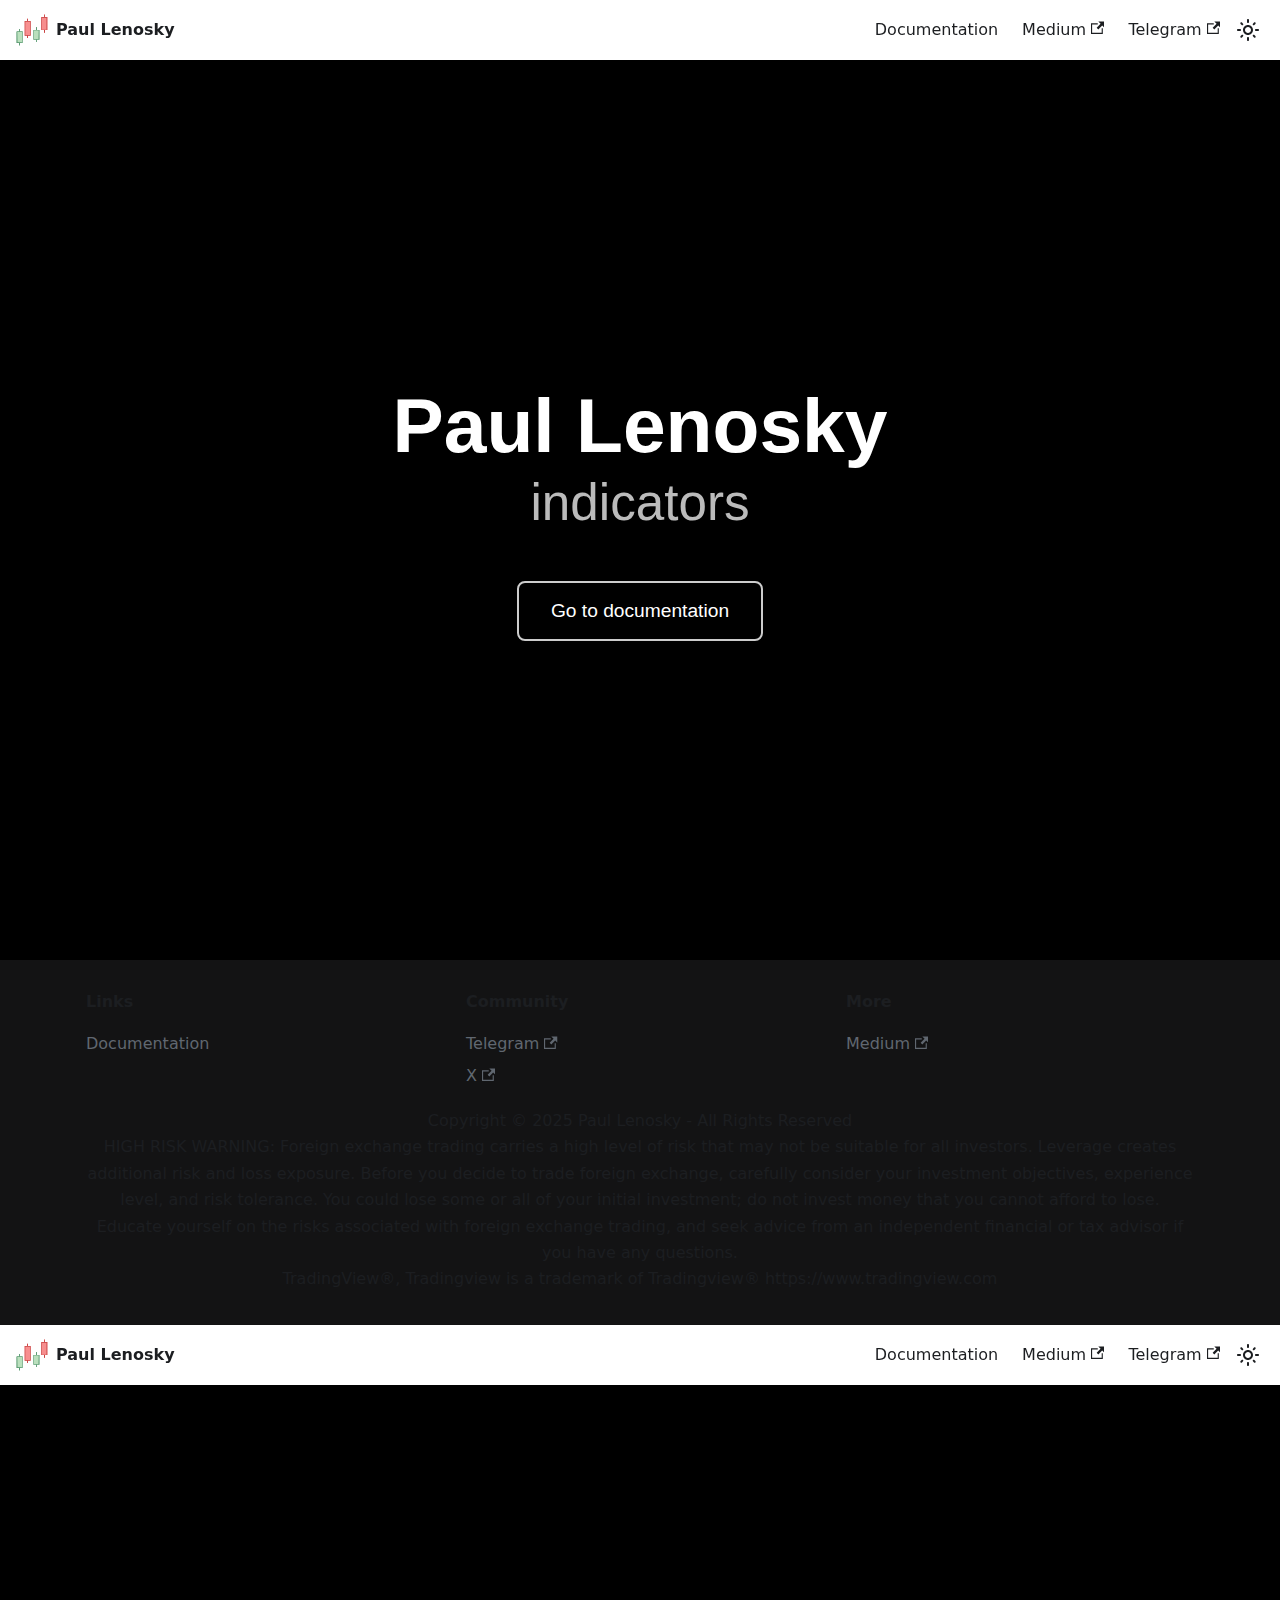
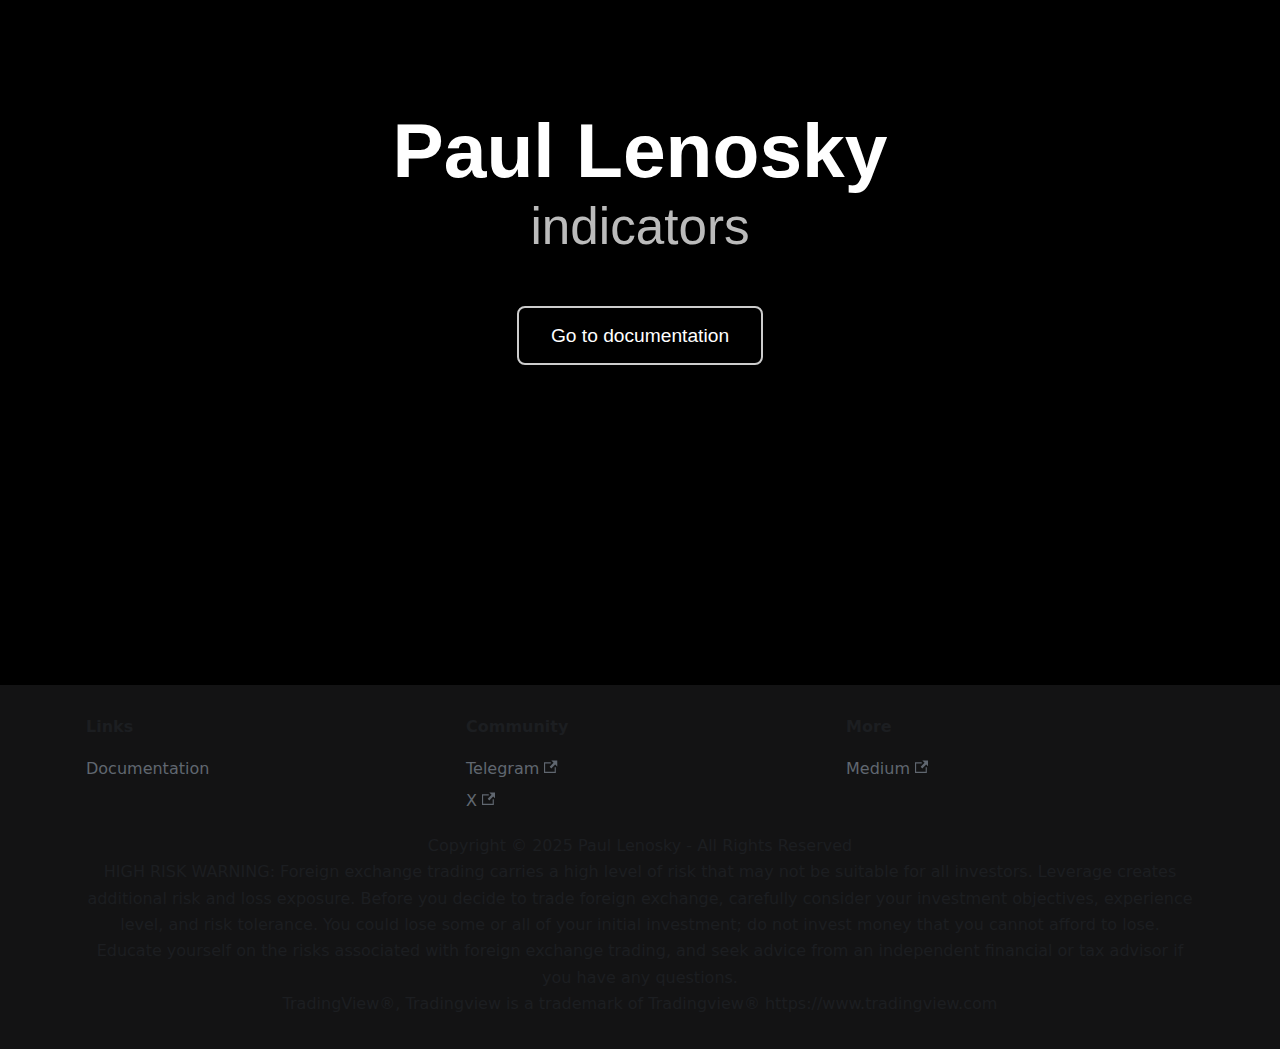
<file: index.html>
<!doctype html>
<html lang="en" dir="ltr" class="plugin-pages plugin-id-default" data-has-hydrated="false">
<head>
<meta charset="UTF-8">
<meta name="generator" content="Docusaurus v3.8.1">
<title data-rh="true">Paul Lenosky indicators | Paul Lenosky</title><meta data-rh="true" name="viewport" content="width=device-width,initial-scale=1"><meta data-rh="true" name="twitter:card" content="summary_large_image"><meta data-rh="true" property="og:image" content="https://paullenosky.github.io/img/docusaurus-social-card.jpg"><meta data-rh="true" name="twitter:image" content="https://paullenosky.github.io/img/docusaurus-social-card.jpg"><meta data-rh="true" property="og:url" content="https://paullenosky.github.io/"><meta data-rh="true" property="og:locale" content="en"><meta data-rh="true" name="docusaurus_locale" content="en"><meta data-rh="true" name="docusaurus_tag" content="default"><meta data-rh="true" name="docsearch:language" content="en"><meta data-rh="true" name="docsearch:docusaurus_tag" content="default"><meta data-rh="true" property="og:title" content="Paul Lenosky indicators | Paul Lenosky"><meta data-rh="true" name="description" content="New generation indicators"><meta data-rh="true" property="og:description" content="New generation indicators"><link data-rh="true" rel="icon" href="/img/favicon.ico"><link data-rh="true" rel="canonical" href="https://paullenosky.github.io/"><link data-rh="true" rel="alternate" href="https://paullenosky.github.io/" hreflang="en"><link data-rh="true" rel="alternate" href="https://paullenosky.github.io/" hreflang="x-default"><script data-rh="true">function insertBanner(){var n=document.createElement("div");n.id="__docusaurus-base-url-issue-banner-container";n.innerHTML='\n<div id="__docusaurus-base-url-issue-banner" style="border: thick solid red; background-color: rgb(255, 230, 179); margin: 20px; padding: 20px; font-size: 20px;">\n   <p style="font-weight: bold; font-size: 30px;">Your Docusaurus site did not load properly.</p>\n   <p>A very common reason is a wrong site <a href="https://docusaurus.io/docs/docusaurus.config.js/#baseUrl" style="font-weight: bold;">baseUrl configuration</a>.</p>\n   <p>Current configured baseUrl = <span style="font-weight: bold; color: red;">/</span>  (default value)</p>\n   <p>We suggest trying baseUrl = <span id="__docusaurus-base-url-issue-banner-suggestion-container" style="font-weight: bold; color: green;"></span></p>\n</div>\n',document.body.prepend(n);var e=document.getElementById("__docusaurus-base-url-issue-banner-suggestion-container"),s=window.location.pathname,o="/"===s.substr(-1)?s:s+"/";e.innerHTML=o}document.addEventListener("DOMContentLoaded",(function(){void 0===window.docusaurus&&insertBanner()}))</script><link rel="stylesheet" href="/assets/css/styles.7e462f19.css">
<script src="/assets/js/runtime~main.47bc4d05.js" defer="defer"></script>
<script src="/assets/js/main.02fede31.js" defer="defer"></script>
</head>
<body class="navigation-with-keyboard">
<svg xmlns="http://www.w3.org/2000/svg" style="display: none;"><defs>
<symbol id="theme-svg-external-link" viewBox="0 0 24 24"><path fill="currentColor" d="M21 13v10h-21v-19h12v2h-10v15h17v-8h2zm3-12h-10.988l4.035 4-6.977 7.07 2.828 2.828 6.977-7.07 4.125 4.172v-11z"/></symbol>
</defs></svg>
<script>!function(){var t="light";var e=function(){try{return new URLSearchParams(window.location.search).get("docusaurus-theme")}catch(t){}}()||function(){try{return window.localStorage.getItem("theme")}catch(t){}}();document.documentElement.setAttribute("data-theme",e||t),document.documentElement.setAttribute("data-theme-choice",e||t)}(),function(){try{const c=new URLSearchParams(window.location.search).entries();for(var[t,e]of c)if(t.startsWith("docusaurus-data-")){var a=t.replace("docusaurus-data-","data-");document.documentElement.setAttribute(a,e)}}catch(t){}}()</script><div id="__docusaurus"><link rel="preload" as="image" href="/img/logo.svg"><div role="region" aria-label="Skip to main content"><a class="skipToContent_fXgn" href="#__docusaurus_skipToContent_fallback">Skip to main content</a></div><nav aria-label="Main" class="theme-layout-navbar navbar navbar--fixed-top"><div class="navbar__inner"><div class="theme-layout-navbar-left navbar__items"><button aria-label="Toggle navigation bar" aria-expanded="false" class="navbar__toggle clean-btn" type="button"><svg width="30" height="30" viewBox="0 0 30 30" aria-hidden="true"><path stroke="currentColor" stroke-linecap="round" stroke-miterlimit="10" stroke-width="2" d="M4 7h22M4 15h22M4 23h22"></path></svg></button><a class="navbar__brand" href="/"><div class="navbar__logo"><img src="/img/logo.svg" alt="My Site Logo" class="themedComponent_mlkZ themedComponent--light_NVdE"><img src="/img/logo.svg" alt="My Site Logo" class="themedComponent_mlkZ themedComponent--dark_xIcU"></div><b class="navbar__title text--truncate">Paul Lenosky</b></a></div><div class="theme-layout-navbar-right navbar__items navbar__items--right"><a class="navbar__item navbar__link" href="/docs/Support and resistance with touches/Theory of level trading">Documentation</a><a href="https://medium.com/@paullenosky" target="_blank" rel="noopener noreferrer" class="navbar__item navbar__link">Medium<svg width="13.5" height="13.5" aria-hidden="true" class="iconExternalLink_nPIU"><use href="#theme-svg-external-link"></use></svg></a><a href="https://t.me/PaulLenosky" target="_blank" rel="noopener noreferrer" class="navbar__item navbar__link">Telegram<svg width="13.5" height="13.5" aria-hidden="true" class="iconExternalLink_nPIU"><use href="#theme-svg-external-link"></use></svg></a><div class="toggle_vylO colorModeToggle_DEke"><button class="clean-btn toggleButton_gllP toggleButtonDisabled_aARS" type="button" disabled="" title="system mode" aria-label="Switch between dark and light mode (currently system mode)"><svg viewBox="0 0 24 24" width="24" height="24" aria-hidden="true" class="toggleIcon_g3eP lightToggleIcon_pyhR"><path fill="currentColor" d="M12,9c1.65,0,3,1.35,3,3s-1.35,3-3,3s-3-1.35-3-3S10.35,9,12,9 M12,7c-2.76,0-5,2.24-5,5s2.24,5,5,5s5-2.24,5-5 S14.76,7,12,7L12,7z M2,13l2,0c0.55,0,1-0.45,1-1s-0.45-1-1-1l-2,0c-0.55,0-1,0.45-1,1S1.45,13,2,13z M20,13l2,0c0.55,0,1-0.45,1-1 s-0.45-1-1-1l-2,0c-0.55,0-1,0.45-1,1S19.45,13,20,13z M11,2v2c0,0.55,0.45,1,1,1s1-0.45,1-1V2c0-0.55-0.45-1-1-1S11,1.45,11,2z M11,20v2c0,0.55,0.45,1,1,1s1-0.45,1-1v-2c0-0.55-0.45-1-1-1C11.45,19,11,19.45,11,20z M5.99,4.58c-0.39-0.39-1.03-0.39-1.41,0 c-0.39,0.39-0.39,1.03,0,1.41l1.06,1.06c0.39,0.39,1.03,0.39,1.41,0s0.39-1.03,0-1.41L5.99,4.58z M18.36,16.95 c-0.39-0.39-1.03-0.39-1.41,0c-0.39,0.39-0.39,1.03,0,1.41l1.06,1.06c0.39,0.39,1.03,0.39,1.41,0c0.39-0.39,0.39-1.03,0-1.41 L18.36,16.95z M19.42,5.99c0.39-0.39,0.39-1.03,0-1.41c-0.39-0.39-1.03-0.39-1.41,0l-1.06,1.06c-0.39,0.39-0.39,1.03,0,1.41 s1.03,0.39,1.41,0L19.42,5.99z M7.05,18.36c0.39-0.39,0.39-1.03,0-1.41c-0.39-0.39-1.03-0.39-1.41,0l-1.06,1.06 c-0.39,0.39-0.39,1.03,0,1.41s1.03,0.39,1.41,0L7.05,18.36z"></path></svg><svg viewBox="0 0 24 24" width="24" height="24" aria-hidden="true" class="toggleIcon_g3eP darkToggleIcon_wfgR"><path fill="currentColor" d="M9.37,5.51C9.19,6.15,9.1,6.82,9.1,7.5c0,4.08,3.32,7.4,7.4,7.4c0.68,0,1.35-0.09,1.99-0.27C17.45,17.19,14.93,19,12,19 c-3.86,0-7-3.14-7-7C5,9.07,6.81,6.55,9.37,5.51z M12,3c-4.97,0-9,4.03-9,9s4.03,9,9,9s9-4.03,9-9c0-0.46-0.04-0.92-0.1-1.36 c-0.98,1.37-2.58,2.26-4.4,2.26c-2.98,0-5.4-2.42-5.4-5.4c0-1.81,0.89-3.42,2.26-4.4C12.92,3.04,12.46,3,12,3L12,3z"></path></svg><svg viewBox="0 0 24 24" width="24" height="24" aria-hidden="true" class="toggleIcon_g3eP systemToggleIcon_QzmC"><path fill="currentColor" d="m12 21c4.971 0 9-4.029 9-9s-4.029-9-9-9-9 4.029-9 9 4.029 9 9 9zm4.95-13.95c1.313 1.313 2.05 3.093 2.05 4.95s-0.738 3.637-2.05 4.95c-1.313 1.313-3.093 2.05-4.95 2.05v-14c1.857 0 3.637 0.737 4.95 2.05z"></path></svg></button></div><div class="navbarSearchContainer_Bca1"></div></div></div><div role="presentation" class="navbar-sidebar__backdrop"></div></nav><div id="__docusaurus_skipToContent_fallback" class="theme-layout-main main-wrapper mainWrapper_z2l0"><div class="hero_aEcG"><div></div><div class="centerText_p54H"><h1 class="title_GqtP">Paul Lenosky<br><span>indicators</span></h1><a class="button_JGCe" href="/docs/Support and resistance with touches/Theory of level trading">Go to documentation</a></div><canvas id="space-canvas" class="canvas_imHi"></canvas></div></div><footer class="theme-layout-footer footer"><div class="container container-fluid"><div class="row footer__links"><div class="theme-layout-footer-column col footer__col"><div class="footer__title">Links</div><ul class="footer__items clean-list"><li class="footer__item"><a class="footer__link-item" href="/docs/Support and resistance with touches/Theory of level trading">Documentation</a></li></ul></div><div class="theme-layout-footer-column col footer__col"><div class="footer__title">Community</div><ul class="footer__items clean-list"><li class="footer__item"><a href="https://t.me/PaulLenosky" target="_blank" rel="noopener noreferrer" class="footer__link-item">Telegram<svg width="13.5" height="13.5" aria-hidden="true" class="iconExternalLink_nPIU"><use href="#theme-svg-external-link"></use></svg></a></li><li class="footer__item"><a href="https://x.com/Paullenosky" target="_blank" rel="noopener noreferrer" class="footer__link-item">X<svg width="13.5" height="13.5" aria-hidden="true" class="iconExternalLink_nPIU"><use href="#theme-svg-external-link"></use></svg></a></li></ul></div><div class="theme-layout-footer-column col footer__col"><div class="footer__title">More</div><ul class="footer__items clean-list"><li class="footer__item"><a href="https://medium.com/@paullenosky" target="_blank" rel="noopener noreferrer" class="footer__link-item">Medium<svg width="13.5" height="13.5" aria-hidden="true" class="iconExternalLink_nPIU"><use href="#theme-svg-external-link"></use></svg></a></li></ul></div></div><div class="footer__bottom text--center"><div class="footer__copyright">Copyright © 2025 Paul Lenosky - All Rights Reserved <br>HIGH RISK WARNING: Foreign exchange trading carries a high level of risk that may not be suitable for all investors. Leverage creates additional risk and loss exposure. Before you decide to trade foreign exchange, carefully consider your investment objectives, experience level, and risk tolerance. You could lose some or all of your initial investment; do not invest money that you cannot afford to lose. Educate yourself on the risks associated with foreign exchange trading, and seek advice from an independent financial or tax advisor if you have any questions.
<br>TradingView®, Tradingview is a trademark of Tradingview® https://www.tradingview.com</div></div></div></footer></div>
</body>
</html>
</file>
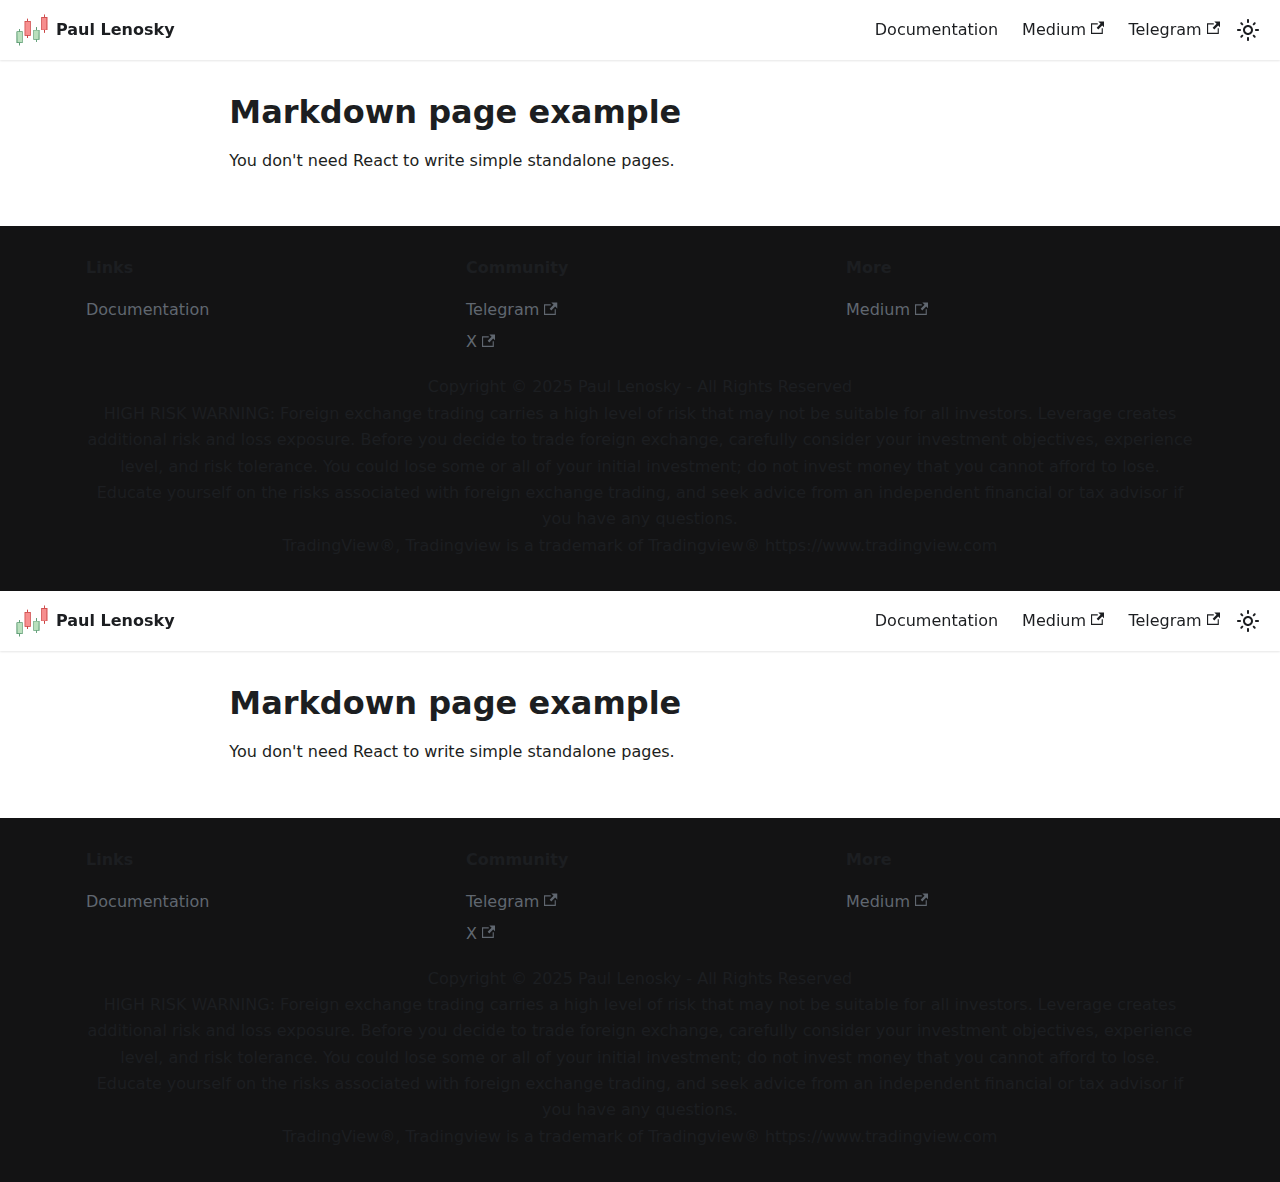
<file: markdown-page/index.html>
<!doctype html>
<html lang="en" dir="ltr" class="mdx-wrapper mdx-page plugin-pages plugin-id-default" data-has-hydrated="false">
<head>
<meta charset="UTF-8">
<meta name="generator" content="Docusaurus v3.8.1">
<title data-rh="true">Markdown page example | Paul Lenosky</title><meta data-rh="true" name="viewport" content="width=device-width,initial-scale=1"><meta data-rh="true" name="twitter:card" content="summary_large_image"><meta data-rh="true" property="og:image" content="https://paullenosky.github.io/img/docusaurus-social-card.jpg"><meta data-rh="true" name="twitter:image" content="https://paullenosky.github.io/img/docusaurus-social-card.jpg"><meta data-rh="true" property="og:url" content="https://paullenosky.github.io/markdown-page"><meta data-rh="true" property="og:locale" content="en"><meta data-rh="true" name="docusaurus_locale" content="en"><meta data-rh="true" name="docusaurus_tag" content="default"><meta data-rh="true" name="docsearch:language" content="en"><meta data-rh="true" name="docsearch:docusaurus_tag" content="default"><meta data-rh="true" property="og:title" content="Markdown page example | Paul Lenosky"><meta data-rh="true" name="description" content="You don&#x27;t need React to write simple standalone pages."><meta data-rh="true" property="og:description" content="You don&#x27;t need React to write simple standalone pages."><link data-rh="true" rel="icon" href="/img/favicon.ico"><link data-rh="true" rel="canonical" href="https://paullenosky.github.io/markdown-page"><link data-rh="true" rel="alternate" href="https://paullenosky.github.io/markdown-page" hreflang="en"><link data-rh="true" rel="alternate" href="https://paullenosky.github.io/markdown-page" hreflang="x-default"><link rel="stylesheet" href="/assets/css/styles.7e462f19.css">
<script src="/assets/js/runtime~main.47bc4d05.js" defer="defer"></script>
<script src="/assets/js/main.02fede31.js" defer="defer"></script>
</head>
<body class="navigation-with-keyboard">
<svg xmlns="http://www.w3.org/2000/svg" style="display: none;"><defs>
<symbol id="theme-svg-external-link" viewBox="0 0 24 24"><path fill="currentColor" d="M21 13v10h-21v-19h12v2h-10v15h17v-8h2zm3-12h-10.988l4.035 4-6.977 7.07 2.828 2.828 6.977-7.07 4.125 4.172v-11z"/></symbol>
</defs></svg>
<script>!function(){var t="light";var e=function(){try{return new URLSearchParams(window.location.search).get("docusaurus-theme")}catch(t){}}()||function(){try{return window.localStorage.getItem("theme")}catch(t){}}();document.documentElement.setAttribute("data-theme",e||t),document.documentElement.setAttribute("data-theme-choice",e||t)}(),function(){try{const c=new URLSearchParams(window.location.search).entries();for(var[t,e]of c)if(t.startsWith("docusaurus-data-")){var a=t.replace("docusaurus-data-","data-");document.documentElement.setAttribute(a,e)}}catch(t){}}()</script><div id="__docusaurus"><link rel="preload" as="image" href="/img/logo.svg"><div role="region" aria-label="Skip to main content"><a class="skipToContent_fXgn" href="#__docusaurus_skipToContent_fallback">Skip to main content</a></div><nav aria-label="Main" class="theme-layout-navbar navbar navbar--fixed-top"><div class="navbar__inner"><div class="theme-layout-navbar-left navbar__items"><button aria-label="Toggle navigation bar" aria-expanded="false" class="navbar__toggle clean-btn" type="button"><svg width="30" height="30" viewBox="0 0 30 30" aria-hidden="true"><path stroke="currentColor" stroke-linecap="round" stroke-miterlimit="10" stroke-width="2" d="M4 7h22M4 15h22M4 23h22"></path></svg></button><a class="navbar__brand" href="/"><div class="navbar__logo"><img src="/img/logo.svg" alt="My Site Logo" class="themedComponent_mlkZ themedComponent--light_NVdE"><img src="/img/logo.svg" alt="My Site Logo" class="themedComponent_mlkZ themedComponent--dark_xIcU"></div><b class="navbar__title text--truncate">Paul Lenosky</b></a></div><div class="theme-layout-navbar-right navbar__items navbar__items--right"><a class="navbar__item navbar__link" href="/docs/Support and resistance with touches/Theory of level trading">Documentation</a><a href="https://medium.com/@paullenosky" target="_blank" rel="noopener noreferrer" class="navbar__item navbar__link">Medium<svg width="13.5" height="13.5" aria-hidden="true" class="iconExternalLink_nPIU"><use href="#theme-svg-external-link"></use></svg></a><a href="https://t.me/PaulLenosky" target="_blank" rel="noopener noreferrer" class="navbar__item navbar__link">Telegram<svg width="13.5" height="13.5" aria-hidden="true" class="iconExternalLink_nPIU"><use href="#theme-svg-external-link"></use></svg></a><div class="toggle_vylO colorModeToggle_DEke"><button class="clean-btn toggleButton_gllP toggleButtonDisabled_aARS" type="button" disabled="" title="system mode" aria-label="Switch between dark and light mode (currently system mode)"><svg viewBox="0 0 24 24" width="24" height="24" aria-hidden="true" class="toggleIcon_g3eP lightToggleIcon_pyhR"><path fill="currentColor" d="M12,9c1.65,0,3,1.35,3,3s-1.35,3-3,3s-3-1.35-3-3S10.35,9,12,9 M12,7c-2.76,0-5,2.24-5,5s2.24,5,5,5s5-2.24,5-5 S14.76,7,12,7L12,7z M2,13l2,0c0.55,0,1-0.45,1-1s-0.45-1-1-1l-2,0c-0.55,0-1,0.45-1,1S1.45,13,2,13z M20,13l2,0c0.55,0,1-0.45,1-1 s-0.45-1-1-1l-2,0c-0.55,0-1,0.45-1,1S19.45,13,20,13z M11,2v2c0,0.55,0.45,1,1,1s1-0.45,1-1V2c0-0.55-0.45-1-1-1S11,1.45,11,2z M11,20v2c0,0.55,0.45,1,1,1s1-0.45,1-1v-2c0-0.55-0.45-1-1-1C11.45,19,11,19.45,11,20z M5.99,4.58c-0.39-0.39-1.03-0.39-1.41,0 c-0.39,0.39-0.39,1.03,0,1.41l1.06,1.06c0.39,0.39,1.03,0.39,1.41,0s0.39-1.03,0-1.41L5.99,4.58z M18.36,16.95 c-0.39-0.39-1.03-0.39-1.41,0c-0.39,0.39-0.39,1.03,0,1.41l1.06,1.06c0.39,0.39,1.03,0.39,1.41,0c0.39-0.39,0.39-1.03,0-1.41 L18.36,16.95z M19.42,5.99c0.39-0.39,0.39-1.03,0-1.41c-0.39-0.39-1.03-0.39-1.41,0l-1.06,1.06c-0.39,0.39-0.39,1.03,0,1.41 s1.03,0.39,1.41,0L19.42,5.99z M7.05,18.36c0.39-0.39,0.39-1.03,0-1.41c-0.39-0.39-1.03-0.39-1.41,0l-1.06,1.06 c-0.39,0.39-0.39,1.03,0,1.41s1.03,0.39,1.41,0L7.05,18.36z"></path></svg><svg viewBox="0 0 24 24" width="24" height="24" aria-hidden="true" class="toggleIcon_g3eP darkToggleIcon_wfgR"><path fill="currentColor" d="M9.37,5.51C9.19,6.15,9.1,6.82,9.1,7.5c0,4.08,3.32,7.4,7.4,7.4c0.68,0,1.35-0.09,1.99-0.27C17.45,17.19,14.93,19,12,19 c-3.86,0-7-3.14-7-7C5,9.07,6.81,6.55,9.37,5.51z M12,3c-4.97,0-9,4.03-9,9s4.03,9,9,9s9-4.03,9-9c0-0.46-0.04-0.92-0.1-1.36 c-0.98,1.37-2.58,2.26-4.4,2.26c-2.98,0-5.4-2.42-5.4-5.4c0-1.81,0.89-3.42,2.26-4.4C12.92,3.04,12.46,3,12,3L12,3z"></path></svg><svg viewBox="0 0 24 24" width="24" height="24" aria-hidden="true" class="toggleIcon_g3eP systemToggleIcon_QzmC"><path fill="currentColor" d="m12 21c4.971 0 9-4.029 9-9s-4.029-9-9-9-9 4.029-9 9 4.029 9 9 9zm4.95-13.95c1.313 1.313 2.05 3.093 2.05 4.95s-0.738 3.637-2.05 4.95c-1.313 1.313-3.093 2.05-4.95 2.05v-14c1.857 0 3.637 0.737 4.95 2.05z"></path></svg></button></div><div class="navbarSearchContainer_Bca1"></div></div></div><div role="presentation" class="navbar-sidebar__backdrop"></div></nav><div id="__docusaurus_skipToContent_fallback" class="theme-layout-main main-wrapper mainWrapper_z2l0"><main class="container container--fluid margin-vert--lg"><div class="row mdxPageWrapper_j9I6"><div class="col col--8"><article><header><h1>Markdown page example</h1></header>
<p>You don&#x27;t need React to write simple standalone pages.</p></article></div></div></main></div><footer class="theme-layout-footer footer"><div class="container container-fluid"><div class="row footer__links"><div class="theme-layout-footer-column col footer__col"><div class="footer__title">Links</div><ul class="footer__items clean-list"><li class="footer__item"><a class="footer__link-item" href="/docs/Support and resistance with touches/Theory of level trading">Documentation</a></li></ul></div><div class="theme-layout-footer-column col footer__col"><div class="footer__title">Community</div><ul class="footer__items clean-list"><li class="footer__item"><a href="https://t.me/PaulLenosky" target="_blank" rel="noopener noreferrer" class="footer__link-item">Telegram<svg width="13.5" height="13.5" aria-hidden="true" class="iconExternalLink_nPIU"><use href="#theme-svg-external-link"></use></svg></a></li><li class="footer__item"><a href="https://x.com/Paullenosky" target="_blank" rel="noopener noreferrer" class="footer__link-item">X<svg width="13.5" height="13.5" aria-hidden="true" class="iconExternalLink_nPIU"><use href="#theme-svg-external-link"></use></svg></a></li></ul></div><div class="theme-layout-footer-column col footer__col"><div class="footer__title">More</div><ul class="footer__items clean-list"><li class="footer__item"><a href="https://medium.com/@paullenosky" target="_blank" rel="noopener noreferrer" class="footer__link-item">Medium<svg width="13.5" height="13.5" aria-hidden="true" class="iconExternalLink_nPIU"><use href="#theme-svg-external-link"></use></svg></a></li></ul></div></div><div class="footer__bottom text--center"><div class="footer__copyright">Copyright © 2025 Paul Lenosky - All Rights Reserved <br>HIGH RISK WARNING: Foreign exchange trading carries a high level of risk that may not be suitable for all investors. Leverage creates additional risk and loss exposure. Before you decide to trade foreign exchange, carefully consider your investment objectives, experience level, and risk tolerance. You could lose some or all of your initial investment; do not invest money that you cannot afford to lose. Educate yourself on the risks associated with foreign exchange trading, and seek advice from an independent financial or tax advisor if you have any questions.
<br>TradingView®, Tradingview is a trademark of Tradingview® https://www.tradingview.com</div></div></div></footer></div>
</body>
</html>
</file>
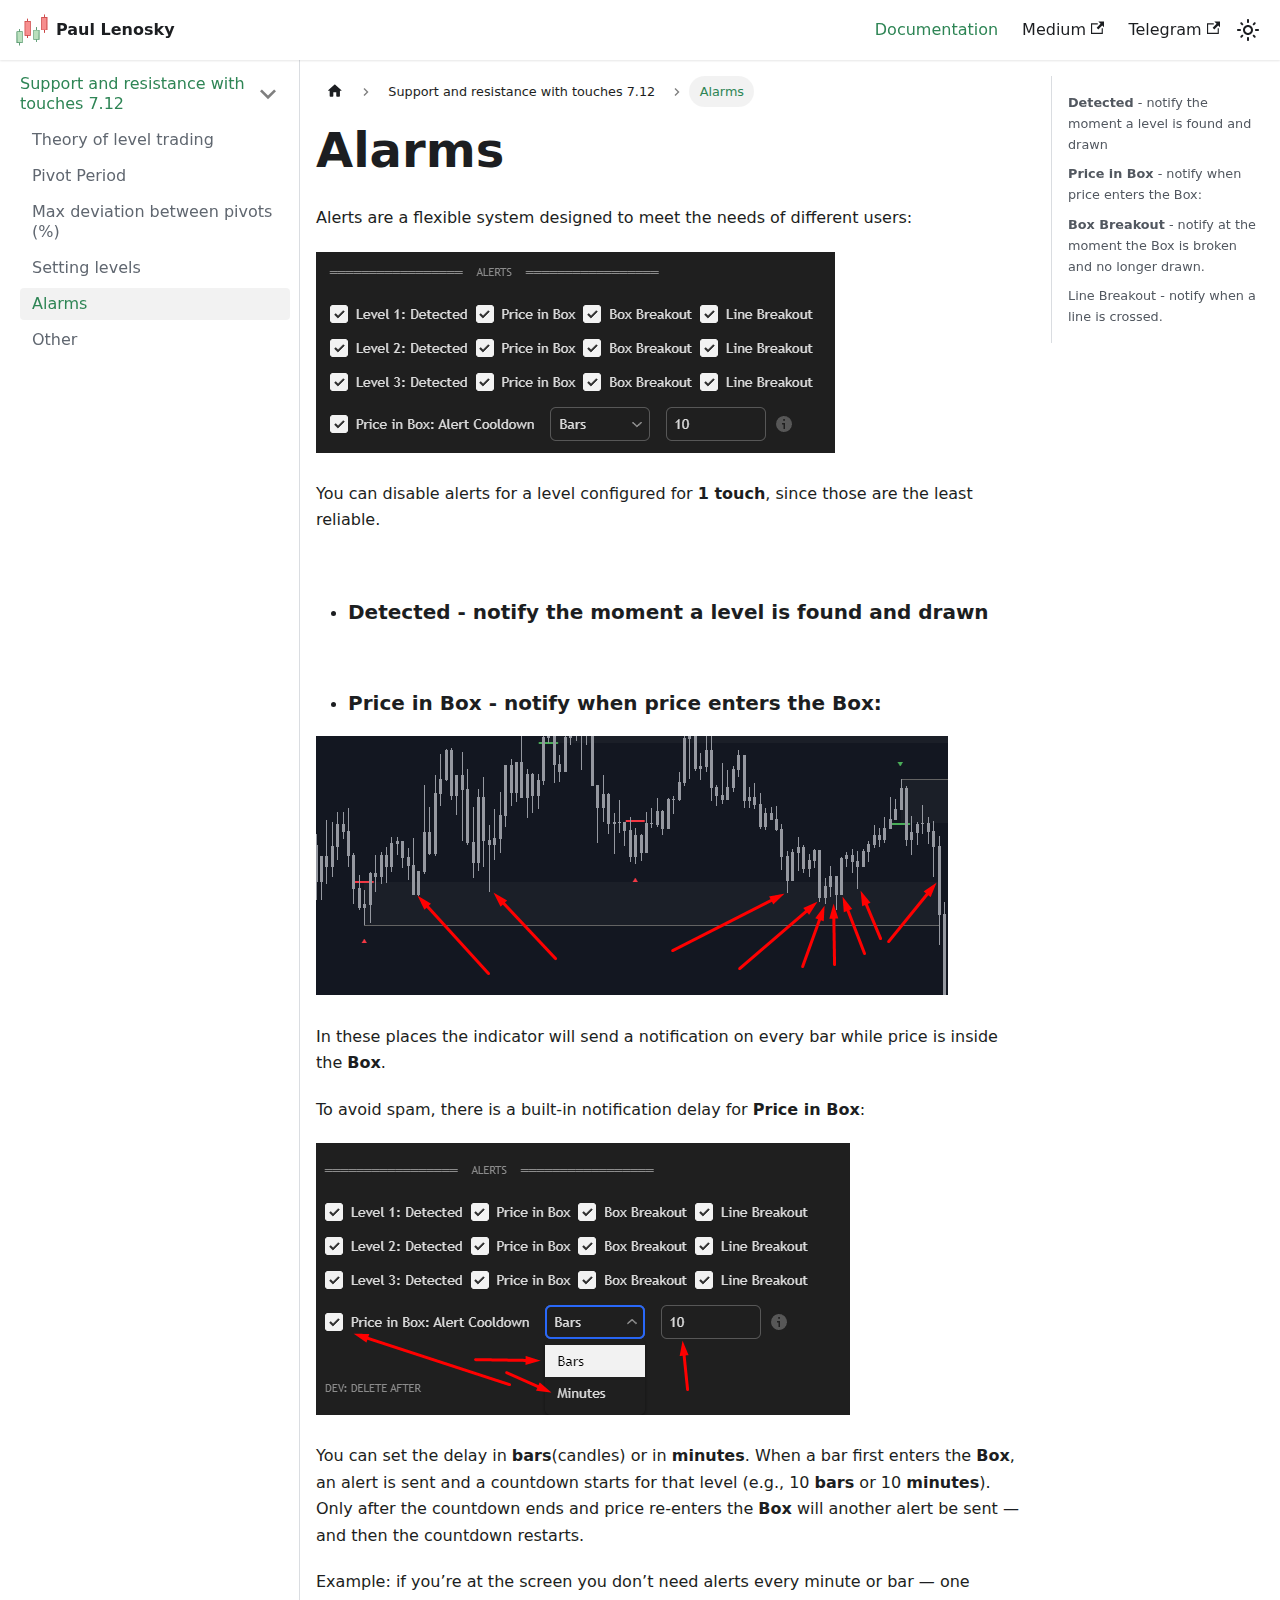
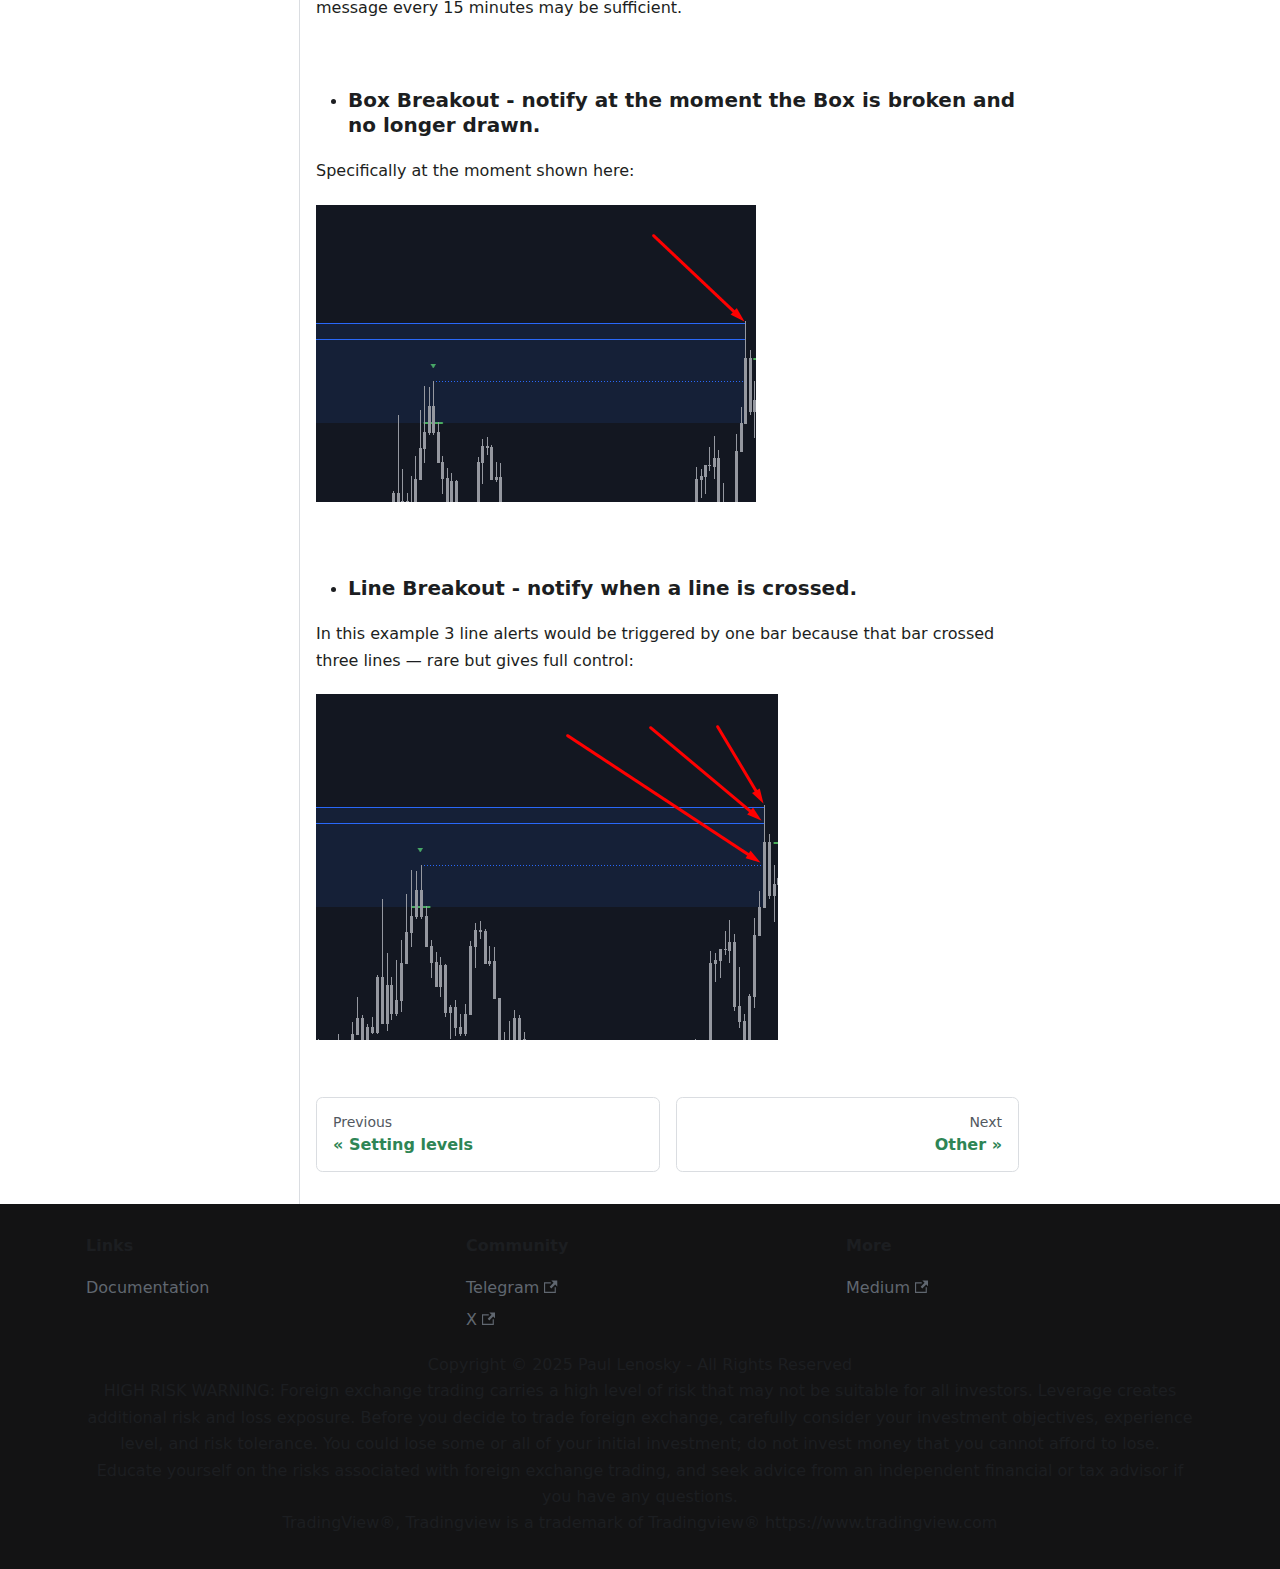
<file: docs/Support and resistance with touches 7.12/Alarms/index.html>
<!doctype html>
<html lang="en" dir="ltr" class="docs-wrapper plugin-docs plugin-id-default docs-version-current docs-doc-page docs-doc-id-Support and resistance with touches 7.12/Alarms" data-has-hydrated="false">
<head>
<meta charset="UTF-8">
<meta name="generator" content="Docusaurus v3.8.1">
<title data-rh="true">Alarms | Paul Lenosky</title><meta data-rh="true" name="viewport" content="width=device-width,initial-scale=1"><meta data-rh="true" name="twitter:card" content="summary_large_image"><meta data-rh="true" property="og:image" content="https://paullenosky.github.io/img/docusaurus-social-card.jpg"><meta data-rh="true" name="twitter:image" content="https://paullenosky.github.io/img/docusaurus-social-card.jpg"><meta data-rh="true" property="og:url" content="https://paullenosky.github.io/docs/Support and resistance with touches 7.12/Alarms"><meta data-rh="true" property="og:locale" content="en"><meta data-rh="true" name="docusaurus_locale" content="en"><meta data-rh="true" name="docsearch:language" content="en"><meta data-rh="true" name="docusaurus_version" content="current"><meta data-rh="true" name="docusaurus_tag" content="docs-default-current"><meta data-rh="true" name="docsearch:version" content="current"><meta data-rh="true" name="docsearch:docusaurus_tag" content="docs-default-current"><meta data-rh="true" property="og:title" content="Alarms | Paul Lenosky"><meta data-rh="true" name="description" content="Alerts are a flexible system designed to meet the needs of different users:"><meta data-rh="true" property="og:description" content="Alerts are a flexible system designed to meet the needs of different users:"><link data-rh="true" rel="icon" href="/img/favicon.ico"><link data-rh="true" rel="canonical" href="https://paullenosky.github.io/docs/Support and resistance with touches 7.12/Alarms"><link data-rh="true" rel="alternate" href="https://paullenosky.github.io/docs/Support and resistance with touches 7.12/Alarms" hreflang="en"><link data-rh="true" rel="alternate" href="https://paullenosky.github.io/docs/Support and resistance with touches 7.12/Alarms" hreflang="x-default"><script data-rh="true" type="application/ld+json">{"@context":"https://schema.org","@type":"BreadcrumbList","itemListElement":[{"@type":"ListItem","position":1,"name":"Alarms","item":"https://paullenosky.github.io/docs/Support and resistance with touches 7.12/Alarms"}]}</script><link rel="stylesheet" href="/assets/css/styles.7e462f19.css">
<script src="/assets/js/runtime~main.e2a507ab.js" defer="defer"></script>
<script src="/assets/js/main.c64d0df8.js" defer="defer"></script>
</head>
<body class="navigation-with-keyboard">
<svg xmlns="http://www.w3.org/2000/svg" style="display: none;"><defs>
<symbol id="theme-svg-external-link" viewBox="0 0 24 24"><path fill="currentColor" d="M21 13v10h-21v-19h12v2h-10v15h17v-8h2zm3-12h-10.988l4.035 4-6.977 7.07 2.828 2.828 6.977-7.07 4.125 4.172v-11z"/></symbol>
</defs></svg>
<script>!function(){var t="light";var e=function(){try{return new URLSearchParams(window.location.search).get("docusaurus-theme")}catch(t){}}()||function(){try{return window.localStorage.getItem("theme")}catch(t){}}();document.documentElement.setAttribute("data-theme",e||t),document.documentElement.setAttribute("data-theme-choice",e||t)}(),function(){try{const c=new URLSearchParams(window.location.search).entries();for(var[t,e]of c)if(t.startsWith("docusaurus-data-")){var a=t.replace("docusaurus-data-","data-");document.documentElement.setAttribute(a,e)}}catch(t){}}()</script><div id="__docusaurus"><link rel="preload" as="image" href="/img/logo.svg"><div role="region" aria-label="Skip to main content"><a class="skipToContent_fXgn" href="#__docusaurus_skipToContent_fallback">Skip to main content</a></div><nav aria-label="Main" class="theme-layout-navbar navbar navbar--fixed-top"><div class="navbar__inner"><div class="theme-layout-navbar-left navbar__items"><button aria-label="Toggle navigation bar" aria-expanded="false" class="navbar__toggle clean-btn" type="button"><svg width="30" height="30" viewBox="0 0 30 30" aria-hidden="true"><path stroke="currentColor" stroke-linecap="round" stroke-miterlimit="10" stroke-width="2" d="M4 7h22M4 15h22M4 23h22"></path></svg></button><a class="navbar__brand" href="/"><div class="navbar__logo"><img src="/img/logo.svg" alt="My Site Logo" class="themedComponent_mlkZ themedComponent--light_NVdE"><img src="/img/logo.svg" alt="My Site Logo" class="themedComponent_mlkZ themedComponent--dark_xIcU"></div><b class="navbar__title text--truncate">Paul Lenosky</b></a></div><div class="theme-layout-navbar-right navbar__items navbar__items--right"><a aria-current="page" class="navbar__item navbar__link navbar__link--active" href="/docs/Support and resistance with touches 7.12/Theory of level trading">Documentation</a><a href="https://medium.com/@paullenosky" target="_blank" rel="noopener noreferrer" class="navbar__item navbar__link">Medium<svg width="13.5" height="13.5" aria-hidden="true" class="iconExternalLink_nPIU"><use href="#theme-svg-external-link"></use></svg></a><a href="https://t.me/PaulLenosky" target="_blank" rel="noopener noreferrer" class="navbar__item navbar__link">Telegram<svg width="13.5" height="13.5" aria-hidden="true" class="iconExternalLink_nPIU"><use href="#theme-svg-external-link"></use></svg></a><div class="toggle_vylO colorModeToggle_DEke"><button class="clean-btn toggleButton_gllP toggleButtonDisabled_aARS" type="button" disabled="" title="system mode" aria-label="Switch between dark and light mode (currently system mode)"><svg viewBox="0 0 24 24" width="24" height="24" aria-hidden="true" class="toggleIcon_g3eP lightToggleIcon_pyhR"><path fill="currentColor" d="M12,9c1.65,0,3,1.35,3,3s-1.35,3-3,3s-3-1.35-3-3S10.35,9,12,9 M12,7c-2.76,0-5,2.24-5,5s2.24,5,5,5s5-2.24,5-5 S14.76,7,12,7L12,7z M2,13l2,0c0.55,0,1-0.45,1-1s-0.45-1-1-1l-2,0c-0.55,0-1,0.45-1,1S1.45,13,2,13z M20,13l2,0c0.55,0,1-0.45,1-1 s-0.45-1-1-1l-2,0c-0.55,0-1,0.45-1,1S19.45,13,20,13z M11,2v2c0,0.55,0.45,1,1,1s1-0.45,1-1V2c0-0.55-0.45-1-1-1S11,1.45,11,2z M11,20v2c0,0.55,0.45,1,1,1s1-0.45,1-1v-2c0-0.55-0.45-1-1-1C11.45,19,11,19.45,11,20z M5.99,4.58c-0.39-0.39-1.03-0.39-1.41,0 c-0.39,0.39-0.39,1.03,0,1.41l1.06,1.06c0.39,0.39,1.03,0.39,1.41,0s0.39-1.03,0-1.41L5.99,4.58z M18.36,16.95 c-0.39-0.39-1.03-0.39-1.41,0c-0.39,0.39-0.39,1.03,0,1.41l1.06,1.06c0.39,0.39,1.03,0.39,1.41,0c0.39-0.39,0.39-1.03,0-1.41 L18.36,16.95z M19.42,5.99c0.39-0.39,0.39-1.03,0-1.41c-0.39-0.39-1.03-0.39-1.41,0l-1.06,1.06c-0.39,0.39-0.39,1.03,0,1.41 s1.03,0.39,1.41,0L19.42,5.99z M7.05,18.36c0.39-0.39,0.39-1.03,0-1.41c-0.39-0.39-1.03-0.39-1.41,0l-1.06,1.06 c-0.39,0.39-0.39,1.03,0,1.41s1.03,0.39,1.41,0L7.05,18.36z"></path></svg><svg viewBox="0 0 24 24" width="24" height="24" aria-hidden="true" class="toggleIcon_g3eP darkToggleIcon_wfgR"><path fill="currentColor" d="M9.37,5.51C9.19,6.15,9.1,6.82,9.1,7.5c0,4.08,3.32,7.4,7.4,7.4c0.68,0,1.35-0.09,1.99-0.27C17.45,17.19,14.93,19,12,19 c-3.86,0-7-3.14-7-7C5,9.07,6.81,6.55,9.37,5.51z M12,3c-4.97,0-9,4.03-9,9s4.03,9,9,9s9-4.03,9-9c0-0.46-0.04-0.92-0.1-1.36 c-0.98,1.37-2.58,2.26-4.4,2.26c-2.98,0-5.4-2.42-5.4-5.4c0-1.81,0.89-3.42,2.26-4.4C12.92,3.04,12.46,3,12,3L12,3z"></path></svg><svg viewBox="0 0 24 24" width="24" height="24" aria-hidden="true" class="toggleIcon_g3eP systemToggleIcon_QzmC"><path fill="currentColor" d="m12 21c4.971 0 9-4.029 9-9s-4.029-9-9-9-9 4.029-9 9 4.029 9 9 9zm4.95-13.95c1.313 1.313 2.05 3.093 2.05 4.95s-0.738 3.637-2.05 4.95c-1.313 1.313-3.093 2.05-4.95 2.05v-14c1.857 0 3.637 0.737 4.95 2.05z"></path></svg></button></div><div class="navbarSearchContainer_Bca1"></div></div></div><div role="presentation" class="navbar-sidebar__backdrop"></div></nav><div id="__docusaurus_skipToContent_fallback" class="theme-layout-main main-wrapper mainWrapper_z2l0"><div class="docsWrapper_hBAB"><button aria-label="Scroll back to top" class="clean-btn theme-back-to-top-button backToTopButton_sjWU" type="button"></button><div class="docRoot_UBD9"><aside class="theme-doc-sidebar-container docSidebarContainer_YfHR"><div class="sidebarViewport_aRkj"><div class="sidebar_njMd"><nav aria-label="Docs sidebar" class="menu thin-scrollbar menu_SIkG"><ul class="theme-doc-sidebar-menu menu__list"><li class="theme-doc-sidebar-item-category theme-doc-sidebar-item-category-level-1 menu__list-item"><div class="menu__list-item-collapsible"><a class="menu__link menu__link--sublist menu__link--sublist-caret menu__link--active" role="button" aria-expanded="true" href="/docs/Support and resistance with touches 7.12/Theory of level trading">Support and resistance with touches 7.12</a></div><ul class="menu__list"><li class="theme-doc-sidebar-item-link theme-doc-sidebar-item-link-level-2 menu__list-item"><a class="menu__link" tabindex="0" href="/docs/Support and resistance with touches 7.12/Theory of level trading">Theory of level trading</a></li><li class="theme-doc-sidebar-item-link theme-doc-sidebar-item-link-level-2 menu__list-item"><a class="menu__link" tabindex="0" href="/docs/Support and resistance with touches 7.12/Pivot Period">Pivot Period</a></li><li class="theme-doc-sidebar-item-link theme-doc-sidebar-item-link-level-2 menu__list-item"><a class="menu__link" tabindex="0" href="/docs/Support and resistance with touches 7.12/Max deviation between pivots">Max deviation between pivots (%)</a></li><li class="theme-doc-sidebar-item-link theme-doc-sidebar-item-link-level-2 menu__list-item"><a class="menu__link" tabindex="0" href="/docs/Support and resistance with touches 7.12/Setting levels">Setting levels</a></li><li class="theme-doc-sidebar-item-link theme-doc-sidebar-item-link-level-2 menu__list-item"><a class="menu__link menu__link--active" aria-current="page" tabindex="0" href="/docs/Support and resistance with touches 7.12/Alarms">Alarms</a></li><li class="theme-doc-sidebar-item-link theme-doc-sidebar-item-link-level-2 menu__list-item"><a class="menu__link" tabindex="0" href="/docs/Support and resistance with touches 7.12/Other">Other</a></li></ul></li></ul></nav></div></div></aside><main class="docMainContainer_TBSr"><div class="container padding-top--md padding-bottom--lg"><div class="row"><div class="col docItemCol_VOVn"><div class="docItemContainer_Djhp"><article><nav class="theme-doc-breadcrumbs breadcrumbsContainer_Z_bl" aria-label="Breadcrumbs"><ul class="breadcrumbs"><li class="breadcrumbs__item"><a aria-label="Home page" class="breadcrumbs__link" href="/"><svg viewBox="0 0 24 24" class="breadcrumbHomeIcon_YNFT"><path d="M10 19v-5h4v5c0 .55.45 1 1 1h3c.55 0 1-.45 1-1v-7h1.7c.46 0 .68-.57.33-.87L12.67 3.6c-.38-.34-.96-.34-1.34 0l-8.36 7.53c-.34.3-.13.87.33.87H5v7c0 .55.45 1 1 1h3c.55 0 1-.45 1-1z" fill="currentColor"></path></svg></a></li><li class="breadcrumbs__item"><span class="breadcrumbs__link">Support and resistance with touches 7.12</span></li><li class="breadcrumbs__item breadcrumbs__item--active"><span class="breadcrumbs__link">Alarms</span></li></ul></nav><div class="tocCollapsible_ETCw theme-doc-toc-mobile tocMobile_ITEo"><button type="button" class="clean-btn tocCollapsibleButton_TO0P">On this page</button></div><div class="theme-doc-markdown markdown"><header><h1>Alarms</h1></header>
<p>Alerts are a flexible system designed to meet the needs of different users:</p>
<p><img decoding="async" loading="lazy" alt="5cce1859e3c8da424d6b9c1c97b69a00.png" src="/assets/images/5cce1859e3c8da424d6b9c1c97b69a00-8989632b5113e5f0f9bf71c3d210f752.png" width="519" height="201" class="img_ev3q"></p>
<p>You can disable alerts for a level configured for <strong>1 touch</strong>, since those are the least reliable.</p>
<p> </p>
<ul>
<li>
<h3 class="anchor anchorWithStickyNavbar_LWe7" id="detected---notify-the-moment-a-level-is-found-and-drawn"><strong>Detected</strong> - notify the moment a level is found and drawn<a href="#detected---notify-the-moment-a-level-is-found-and-drawn" class="hash-link" aria-label="Direct link to detected---notify-the-moment-a-level-is-found-and-drawn" title="Direct link to detected---notify-the-moment-a-level-is-found-and-drawn">​</a></h3>
</li>
</ul>
<p> </p>
<ul>
<li>
<h3 class="anchor anchorWithStickyNavbar_LWe7" id="price-in-box---notify-when-price-enters-the-box"><strong>Price in Box</strong> - notify when price enters the Box:<a href="#price-in-box---notify-when-price-enters-the-box" class="hash-link" aria-label="Direct link to price-in-box---notify-when-price-enters-the-box" title="Direct link to price-in-box---notify-when-price-enters-the-box">​</a></h3>
</li>
</ul>
<p><img decoding="async" loading="lazy" alt="6c34510aaf55e88041b380acaf5fdebc.png" src="/assets/images/6c34510aaf55e88041b380acaf5fdebc-fc2c78bb1976f1e940bd031dd166fa62.png" width="632" height="259" class="img_ev3q"></p>
<p>In these places the indicator will send a notification on every bar while price is inside the <strong>Box</strong>.</p>
<p>To avoid spam, there is a built-in notification delay for <strong>Price in Box</strong>:</p>
<p><img decoding="async" loading="lazy" alt="026ef31a6f21701d4d855532eff71e58.png" src="/assets/images/026ef31a6f21701d4d855532eff71e58-5b2a8c7a0d313e0ab15a10d856e25260.png" width="534" height="272" class="img_ev3q"></p>
<p>You can set the delay in <strong>bars</strong>(candles) or in <strong>minutes</strong>. When a bar first enters the <strong>Box</strong>, an alert is sent and a countdown starts for that level (e.g., 10 <strong>bars</strong> or 10 <strong>minutes</strong>). Only after the countdown ends and price re-enters the <strong>Box</strong> will another alert be sent — and then the countdown restarts.</p>
<p>Example: if you’re at the screen you don’t need alerts every minute or bar — one message every 15 minutes may be sufficient.</p>
<p> </p>
<ul>
<li>
<h3 class="anchor anchorWithStickyNavbar_LWe7" id="box-breakout---notify-at-the-moment-the-box-is-broken-and-no-longer-drawn"><strong>Box Breakout</strong> - notify at the moment the Box is broken and no longer drawn.<a href="#box-breakout---notify-at-the-moment-the-box-is-broken-and-no-longer-drawn" class="hash-link" aria-label="Direct link to box-breakout---notify-at-the-moment-the-box-is-broken-and-no-longer-drawn" title="Direct link to box-breakout---notify-at-the-moment-the-box-is-broken-and-no-longer-drawn">​</a></h3>
</li>
</ul>
<p>Specifically at the moment shown here:</p>
<p><img decoding="async" loading="lazy" alt="655343936b4f968fd599f938973b7b23.png" src="[data-uri]" width="440" height="297" class="img_ev3q"></p>
<p> </p>
<ul>
<li>
<h3 class="anchor anchorWithStickyNavbar_LWe7" id="line-breakout---notify-when-a-line-is-crossed">Line Breakout - notify when a line is crossed.<a href="#line-breakout---notify-when-a-line-is-crossed" class="hash-link" aria-label="Direct link to Line Breakout - notify when a line is crossed." title="Direct link to Line Breakout - notify when a line is crossed.">​</a></h3>
</li>
</ul>
<p>In this example 3 line alerts would be triggered by one bar because that bar crossed three lines — rare but gives full control:</p>
<p><img decoding="async" loading="lazy" alt="86d34402357941084df154c6f42edf02.png" src="[data-uri]" width="462" height="346" class="img_ev3q"></p></div></article><nav class="docusaurus-mt-lg pagination-nav" aria-label="Docs pages"><a class="pagination-nav__link pagination-nav__link--prev" href="/docs/Support and resistance with touches 7.12/Setting levels"><div class="pagination-nav__sublabel">Previous</div><div class="pagination-nav__label">Setting levels</div></a><a class="pagination-nav__link pagination-nav__link--next" href="/docs/Support and resistance with touches 7.12/Other"><div class="pagination-nav__sublabel">Next</div><div class="pagination-nav__label">Other</div></a></nav></div></div><div class="col col--3"><div class="tableOfContents_bqdL thin-scrollbar theme-doc-toc-desktop"><ul class="table-of-contents table-of-contents__left-border"><li><a href="#detected---notify-the-moment-a-level-is-found-and-drawn" class="table-of-contents__link toc-highlight"><strong>Detected</strong> - notify the moment a level is found and drawn</a></li><li><a href="#price-in-box---notify-when-price-enters-the-box" class="table-of-contents__link toc-highlight"><strong>Price in Box</strong> - notify when price enters the Box:</a></li><li><a href="#box-breakout---notify-at-the-moment-the-box-is-broken-and-no-longer-drawn" class="table-of-contents__link toc-highlight"><strong>Box Breakout</strong> - notify at the moment the Box is broken and no longer drawn.</a></li><li><a href="#line-breakout---notify-when-a-line-is-crossed" class="table-of-contents__link toc-highlight">Line Breakout - notify when a line is crossed.</a></li></ul></div></div></div></div></main></div></div></div><footer class="theme-layout-footer footer"><div class="container container-fluid"><div class="row footer__links"><div class="theme-layout-footer-column col footer__col"><div class="footer__title">Links</div><ul class="footer__items clean-list"><li class="footer__item"><a class="footer__link-item" href="/docs/Support and resistance with touches 7.12/Theory of level trading">Documentation</a></li></ul></div><div class="theme-layout-footer-column col footer__col"><div class="footer__title">Community</div><ul class="footer__items clean-list"><li class="footer__item"><a href="https://t.me/PaulLenosky" target="_blank" rel="noopener noreferrer" class="footer__link-item">Telegram<svg width="13.5" height="13.5" aria-hidden="true" class="iconExternalLink_nPIU"><use href="#theme-svg-external-link"></use></svg></a></li><li class="footer__item"><a href="https://x.com/Paullenosky" target="_blank" rel="noopener noreferrer" class="footer__link-item">X<svg width="13.5" height="13.5" aria-hidden="true" class="iconExternalLink_nPIU"><use href="#theme-svg-external-link"></use></svg></a></li></ul></div><div class="theme-layout-footer-column col footer__col"><div class="footer__title">More</div><ul class="footer__items clean-list"><li class="footer__item"><a href="https://medium.com/@paullenosky" target="_blank" rel="noopener noreferrer" class="footer__link-item">Medium<svg width="13.5" height="13.5" aria-hidden="true" class="iconExternalLink_nPIU"><use href="#theme-svg-external-link"></use></svg></a></li></ul></div></div><div class="footer__bottom text--center"><div class="footer__copyright">Copyright © 2025 Paul Lenosky - All Rights Reserved <br>HIGH RISK WARNING: Foreign exchange trading carries a high level of risk that may not be suitable for all investors. Leverage creates additional risk and loss exposure. Before you decide to trade foreign exchange, carefully consider your investment objectives, experience level, and risk tolerance. You could lose some or all of your initial investment; do not invest money that you cannot afford to lose. Educate yourself on the risks associated with foreign exchange trading, and seek advice from an independent financial or tax advisor if you have any questions.
<br>TradingView®, Tradingview is a trademark of Tradingview® https://www.tradingview.com</div></div></div></footer></div>
</body>
</html>
</file>
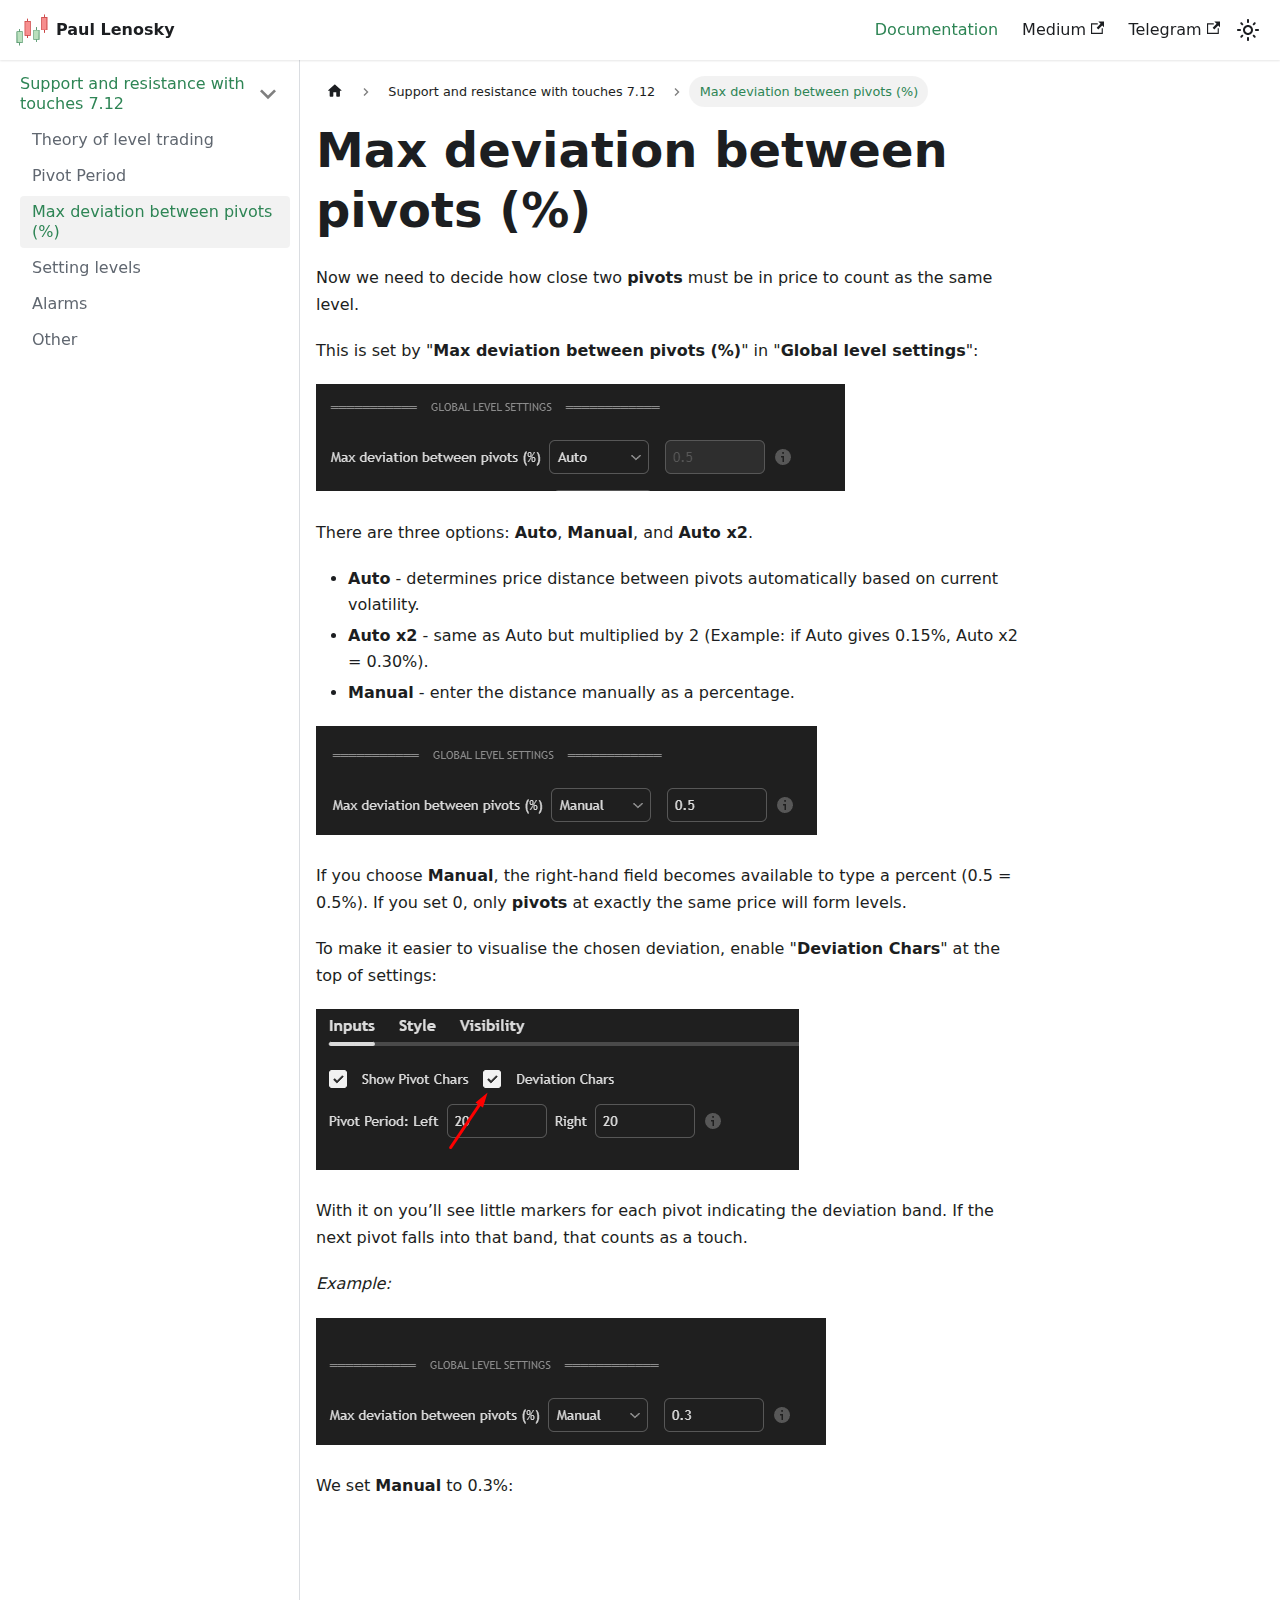
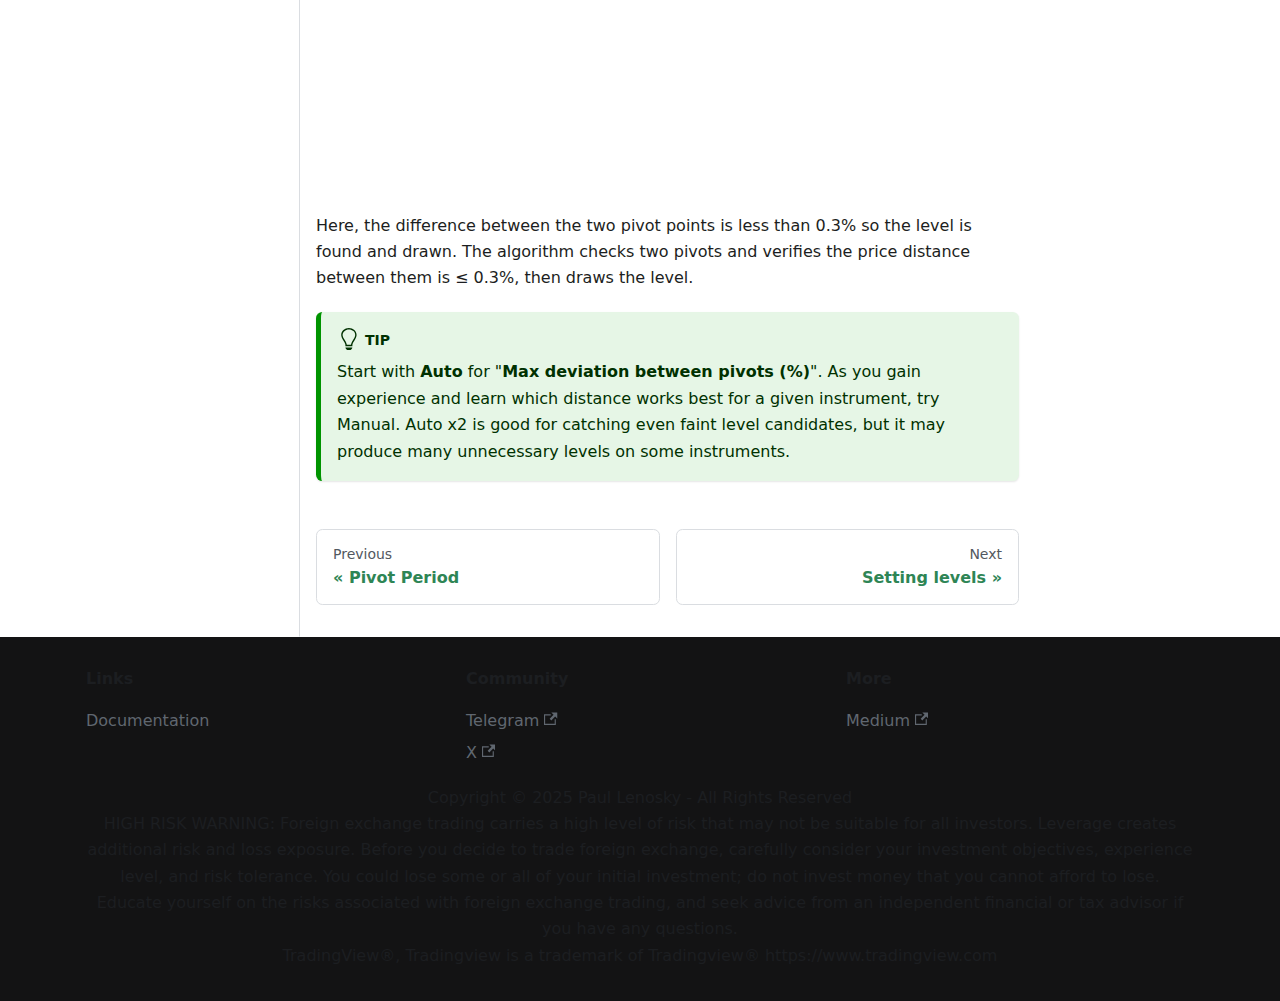
<file: docs/Support and resistance with touches 7.12/Max deviation between pivots/index.html>
<!doctype html>
<html lang="en" dir="ltr" class="docs-wrapper plugin-docs plugin-id-default docs-version-current docs-doc-page docs-doc-id-Support and resistance with touches 7.12/Max deviation between pivots" data-has-hydrated="false">
<head>
<meta charset="UTF-8">
<meta name="generator" content="Docusaurus v3.8.1">
<title data-rh="true">Max deviation between pivots (%) | Paul Lenosky</title><meta data-rh="true" name="viewport" content="width=device-width,initial-scale=1"><meta data-rh="true" name="twitter:card" content="summary_large_image"><meta data-rh="true" property="og:image" content="https://paullenosky.github.io/img/docusaurus-social-card.jpg"><meta data-rh="true" name="twitter:image" content="https://paullenosky.github.io/img/docusaurus-social-card.jpg"><meta data-rh="true" property="og:url" content="https://paullenosky.github.io/docs/Support and resistance with touches 7.12/Max deviation between pivots"><meta data-rh="true" property="og:locale" content="en"><meta data-rh="true" name="docusaurus_locale" content="en"><meta data-rh="true" name="docsearch:language" content="en"><meta data-rh="true" name="docusaurus_version" content="current"><meta data-rh="true" name="docusaurus_tag" content="docs-default-current"><meta data-rh="true" name="docsearch:version" content="current"><meta data-rh="true" name="docsearch:docusaurus_tag" content="docs-default-current"><meta data-rh="true" property="og:title" content="Max deviation between pivots (%) | Paul Lenosky"><meta data-rh="true" name="description" content="Now we need to decide how close two pivots must be in price to count as the same level."><meta data-rh="true" property="og:description" content="Now we need to decide how close two pivots must be in price to count as the same level."><link data-rh="true" rel="icon" href="/img/favicon.ico"><link data-rh="true" rel="canonical" href="https://paullenosky.github.io/docs/Support and resistance with touches 7.12/Max deviation between pivots"><link data-rh="true" rel="alternate" href="https://paullenosky.github.io/docs/Support and resistance with touches 7.12/Max deviation between pivots" hreflang="en"><link data-rh="true" rel="alternate" href="https://paullenosky.github.io/docs/Support and resistance with touches 7.12/Max deviation between pivots" hreflang="x-default"><script data-rh="true" type="application/ld+json">{"@context":"https://schema.org","@type":"BreadcrumbList","itemListElement":[{"@type":"ListItem","position":1,"name":"Max deviation between pivots (%)","item":"https://paullenosky.github.io/docs/Support and resistance with touches 7.12/Max deviation between pivots"}]}</script><link rel="stylesheet" href="/assets/css/styles.7e462f19.css">
<script src="/assets/js/runtime~main.e2a507ab.js" defer="defer"></script>
<script src="/assets/js/main.c64d0df8.js" defer="defer"></script>
</head>
<body class="navigation-with-keyboard">
<svg xmlns="http://www.w3.org/2000/svg" style="display: none;"><defs>
<symbol id="theme-svg-external-link" viewBox="0 0 24 24"><path fill="currentColor" d="M21 13v10h-21v-19h12v2h-10v15h17v-8h2zm3-12h-10.988l4.035 4-6.977 7.07 2.828 2.828 6.977-7.07 4.125 4.172v-11z"/></symbol>
</defs></svg>
<script>!function(){var t="light";var e=function(){try{return new URLSearchParams(window.location.search).get("docusaurus-theme")}catch(t){}}()||function(){try{return window.localStorage.getItem("theme")}catch(t){}}();document.documentElement.setAttribute("data-theme",e||t),document.documentElement.setAttribute("data-theme-choice",e||t)}(),function(){try{const c=new URLSearchParams(window.location.search).entries();for(var[t,e]of c)if(t.startsWith("docusaurus-data-")){var a=t.replace("docusaurus-data-","data-");document.documentElement.setAttribute(a,e)}}catch(t){}}()</script><div id="__docusaurus"><link rel="preload" as="image" href="/img/logo.svg"><div role="region" aria-label="Skip to main content"><a class="skipToContent_fXgn" href="#__docusaurus_skipToContent_fallback">Skip to main content</a></div><nav aria-label="Main" class="theme-layout-navbar navbar navbar--fixed-top"><div class="navbar__inner"><div class="theme-layout-navbar-left navbar__items"><button aria-label="Toggle navigation bar" aria-expanded="false" class="navbar__toggle clean-btn" type="button"><svg width="30" height="30" viewBox="0 0 30 30" aria-hidden="true"><path stroke="currentColor" stroke-linecap="round" stroke-miterlimit="10" stroke-width="2" d="M4 7h22M4 15h22M4 23h22"></path></svg></button><a class="navbar__brand" href="/"><div class="navbar__logo"><img src="/img/logo.svg" alt="My Site Logo" class="themedComponent_mlkZ themedComponent--light_NVdE"><img src="/img/logo.svg" alt="My Site Logo" class="themedComponent_mlkZ themedComponent--dark_xIcU"></div><b class="navbar__title text--truncate">Paul Lenosky</b></a></div><div class="theme-layout-navbar-right navbar__items navbar__items--right"><a aria-current="page" class="navbar__item navbar__link navbar__link--active" href="/docs/Support and resistance with touches 7.12/Theory of level trading">Documentation</a><a href="https://medium.com/@paullenosky" target="_blank" rel="noopener noreferrer" class="navbar__item navbar__link">Medium<svg width="13.5" height="13.5" aria-hidden="true" class="iconExternalLink_nPIU"><use href="#theme-svg-external-link"></use></svg></a><a href="https://t.me/PaulLenosky" target="_blank" rel="noopener noreferrer" class="navbar__item navbar__link">Telegram<svg width="13.5" height="13.5" aria-hidden="true" class="iconExternalLink_nPIU"><use href="#theme-svg-external-link"></use></svg></a><div class="toggle_vylO colorModeToggle_DEke"><button class="clean-btn toggleButton_gllP toggleButtonDisabled_aARS" type="button" disabled="" title="system mode" aria-label="Switch between dark and light mode (currently system mode)"><svg viewBox="0 0 24 24" width="24" height="24" aria-hidden="true" class="toggleIcon_g3eP lightToggleIcon_pyhR"><path fill="currentColor" d="M12,9c1.65,0,3,1.35,3,3s-1.35,3-3,3s-3-1.35-3-3S10.35,9,12,9 M12,7c-2.76,0-5,2.24-5,5s2.24,5,5,5s5-2.24,5-5 S14.76,7,12,7L12,7z M2,13l2,0c0.55,0,1-0.45,1-1s-0.45-1-1-1l-2,0c-0.55,0-1,0.45-1,1S1.45,13,2,13z M20,13l2,0c0.55,0,1-0.45,1-1 s-0.45-1-1-1l-2,0c-0.55,0-1,0.45-1,1S19.45,13,20,13z M11,2v2c0,0.55,0.45,1,1,1s1-0.45,1-1V2c0-0.55-0.45-1-1-1S11,1.45,11,2z M11,20v2c0,0.55,0.45,1,1,1s1-0.45,1-1v-2c0-0.55-0.45-1-1-1C11.45,19,11,19.45,11,20z M5.99,4.58c-0.39-0.39-1.03-0.39-1.41,0 c-0.39,0.39-0.39,1.03,0,1.41l1.06,1.06c0.39,0.39,1.03,0.39,1.41,0s0.39-1.03,0-1.41L5.99,4.58z M18.36,16.95 c-0.39-0.39-1.03-0.39-1.41,0c-0.39,0.39-0.39,1.03,0,1.41l1.06,1.06c0.39,0.39,1.03,0.39,1.41,0c0.39-0.39,0.39-1.03,0-1.41 L18.36,16.95z M19.42,5.99c0.39-0.39,0.39-1.03,0-1.41c-0.39-0.39-1.03-0.39-1.41,0l-1.06,1.06c-0.39,0.39-0.39,1.03,0,1.41 s1.03,0.39,1.41,0L19.42,5.99z M7.05,18.36c0.39-0.39,0.39-1.03,0-1.41c-0.39-0.39-1.03-0.39-1.41,0l-1.06,1.06 c-0.39,0.39-0.39,1.03,0,1.41s1.03,0.39,1.41,0L7.05,18.36z"></path></svg><svg viewBox="0 0 24 24" width="24" height="24" aria-hidden="true" class="toggleIcon_g3eP darkToggleIcon_wfgR"><path fill="currentColor" d="M9.37,5.51C9.19,6.15,9.1,6.82,9.1,7.5c0,4.08,3.32,7.4,7.4,7.4c0.68,0,1.35-0.09,1.99-0.27C17.45,17.19,14.93,19,12,19 c-3.86,0-7-3.14-7-7C5,9.07,6.81,6.55,9.37,5.51z M12,3c-4.97,0-9,4.03-9,9s4.03,9,9,9s9-4.03,9-9c0-0.46-0.04-0.92-0.1-1.36 c-0.98,1.37-2.58,2.26-4.4,2.26c-2.98,0-5.4-2.42-5.4-5.4c0-1.81,0.89-3.42,2.26-4.4C12.92,3.04,12.46,3,12,3L12,3z"></path></svg><svg viewBox="0 0 24 24" width="24" height="24" aria-hidden="true" class="toggleIcon_g3eP systemToggleIcon_QzmC"><path fill="currentColor" d="m12 21c4.971 0 9-4.029 9-9s-4.029-9-9-9-9 4.029-9 9 4.029 9 9 9zm4.95-13.95c1.313 1.313 2.05 3.093 2.05 4.95s-0.738 3.637-2.05 4.95c-1.313 1.313-3.093 2.05-4.95 2.05v-14c1.857 0 3.637 0.737 4.95 2.05z"></path></svg></button></div><div class="navbarSearchContainer_Bca1"></div></div></div><div role="presentation" class="navbar-sidebar__backdrop"></div></nav><div id="__docusaurus_skipToContent_fallback" class="theme-layout-main main-wrapper mainWrapper_z2l0"><div class="docsWrapper_hBAB"><button aria-label="Scroll back to top" class="clean-btn theme-back-to-top-button backToTopButton_sjWU" type="button"></button><div class="docRoot_UBD9"><aside class="theme-doc-sidebar-container docSidebarContainer_YfHR"><div class="sidebarViewport_aRkj"><div class="sidebar_njMd"><nav aria-label="Docs sidebar" class="menu thin-scrollbar menu_SIkG"><ul class="theme-doc-sidebar-menu menu__list"><li class="theme-doc-sidebar-item-category theme-doc-sidebar-item-category-level-1 menu__list-item"><div class="menu__list-item-collapsible"><a class="menu__link menu__link--sublist menu__link--sublist-caret menu__link--active" role="button" aria-expanded="true" href="/docs/Support and resistance with touches 7.12/Theory of level trading">Support and resistance with touches 7.12</a></div><ul class="menu__list"><li class="theme-doc-sidebar-item-link theme-doc-sidebar-item-link-level-2 menu__list-item"><a class="menu__link" tabindex="0" href="/docs/Support and resistance with touches 7.12/Theory of level trading">Theory of level trading</a></li><li class="theme-doc-sidebar-item-link theme-doc-sidebar-item-link-level-2 menu__list-item"><a class="menu__link" tabindex="0" href="/docs/Support and resistance with touches 7.12/Pivot Period">Pivot Period</a></li><li class="theme-doc-sidebar-item-link theme-doc-sidebar-item-link-level-2 menu__list-item"><a class="menu__link menu__link--active" aria-current="page" tabindex="0" href="/docs/Support and resistance with touches 7.12/Max deviation between pivots">Max deviation between pivots (%)</a></li><li class="theme-doc-sidebar-item-link theme-doc-sidebar-item-link-level-2 menu__list-item"><a class="menu__link" tabindex="0" href="/docs/Support and resistance with touches 7.12/Setting levels">Setting levels</a></li><li class="theme-doc-sidebar-item-link theme-doc-sidebar-item-link-level-2 menu__list-item"><a class="menu__link" tabindex="0" href="/docs/Support and resistance with touches 7.12/Alarms">Alarms</a></li><li class="theme-doc-sidebar-item-link theme-doc-sidebar-item-link-level-2 menu__list-item"><a class="menu__link" tabindex="0" href="/docs/Support and resistance with touches 7.12/Other">Other</a></li></ul></li></ul></nav></div></div></aside><main class="docMainContainer_TBSr"><div class="container padding-top--md padding-bottom--lg"><div class="row"><div class="col docItemCol_VOVn"><div class="docItemContainer_Djhp"><article><nav class="theme-doc-breadcrumbs breadcrumbsContainer_Z_bl" aria-label="Breadcrumbs"><ul class="breadcrumbs"><li class="breadcrumbs__item"><a aria-label="Home page" class="breadcrumbs__link" href="/"><svg viewBox="0 0 24 24" class="breadcrumbHomeIcon_YNFT"><path d="M10 19v-5h4v5c0 .55.45 1 1 1h3c.55 0 1-.45 1-1v-7h1.7c.46 0 .68-.57.33-.87L12.67 3.6c-.38-.34-.96-.34-1.34 0l-8.36 7.53c-.34.3-.13.87.33.87H5v7c0 .55.45 1 1 1h3c.55 0 1-.45 1-1z" fill="currentColor"></path></svg></a></li><li class="breadcrumbs__item"><span class="breadcrumbs__link">Support and resistance with touches 7.12</span></li><li class="breadcrumbs__item breadcrumbs__item--active"><span class="breadcrumbs__link">Max deviation between pivots (%)</span></li></ul></nav><div class="theme-doc-markdown markdown"><header><h1>Max deviation between pivots (%)</h1></header>
<p>Now we need to decide how close two <strong>pivots</strong> must be in price to count as the same level.</p>
<p>This is set by &quot;<strong>Max deviation between pivots (%)</strong>&quot; in &quot;<strong>Global level settings</strong>&quot;:</p>
<p><img decoding="async" loading="lazy" alt="457806a5cfe97f40d2d069b368a84fc3.png" src="[data-uri]" width="529" height="107" class="img_ev3q"></p>
<p>There are three options: <strong>Auto</strong>, <strong>Manual</strong>, and <strong>Auto x2</strong>.</p>
<ul>
<li><strong>Auto</strong> - determines price distance between pivots automatically based on current volatility.</li>
<li><strong>Auto x2</strong> - same as Auto but multiplied by 2 (Example: if Auto gives 0.15%, Auto x2 = 0.30%).</li>
<li><strong>Manual</strong> - enter the distance manually as a percentage.</li>
</ul>
<p><img decoding="async" loading="lazy" alt="fedfe364a6dd24cfe00e37db1e099606.png" src="[data-uri]" width="501" height="109" class="img_ev3q"></p>
<p>If you choose <strong>Manual</strong>, the right-hand field becomes available to type a percent (0.5 = 0.5%). If you set 0, only <strong>pivots</strong> at exactly the same price will form levels.</p>
<p>To make it easier to visualise the chosen deviation, enable &quot;<strong>Deviation Chars</strong>&quot; at the top of settings:</p>
<p><img decoding="async" loading="lazy" alt="504a24e5a67ad2905b7325beb6ae79e9.png" src="[data-uri]" width="483" height="161" class="img_ev3q"></p>
<p>With it on you’ll see little markers for each pivot indicating the deviation band. If the next pivot falls into that band, that counts as a touch.</p>
<p><em>Example:</em></p>
<p><img decoding="async" loading="lazy" alt="3b460b45ad5091b02c0cacb1e6d9b4df.png" src="[data-uri]" width="510" height="127" class="img_ev3q"></p>
<p>We set <strong>Manual</strong> to 0.3%:</p>
<p><img decoding="async" loading="lazy" alt="b775e83a7774a2e92bb5334653fd4500.png" src="/assets/images/b775e83a7774a2e92bb5334653fd4500-d2a6d90c1a5c048f8b3779cbc9896eaf.png" width="1534" height="578" class="img_ev3q"></p>
<p>Here, the difference between the two pivot points is less than 0.3% so the level is found and drawn. The algorithm checks two pivots and verifies the price distance between them is ≤ 0.3%, then draws the level.</p>
<div class="theme-admonition theme-admonition-tip admonition_xJq3 alert alert--success"><div class="admonitionHeading_Gvgb"><span class="admonitionIcon_Rf37"><svg viewBox="0 0 12 16"><path fill-rule="evenodd" d="M6.5 0C3.48 0 1 2.19 1 5c0 .92.55 2.25 1 3 1.34 2.25 1.78 2.78 2 4v1h5v-1c.22-1.22.66-1.75 2-4 .45-.75 1-2.08 1-3 0-2.81-2.48-5-5.5-5zm3.64 7.48c-.25.44-.47.8-.67 1.11-.86 1.41-1.25 2.06-1.45 3.23-.02.05-.02.11-.02.17H5c0-.06 0-.13-.02-.17-.2-1.17-.59-1.83-1.45-3.23-.2-.31-.42-.67-.67-1.11C2.44 6.78 2 5.65 2 5c0-2.2 2.02-4 4.5-4 1.22 0 2.36.42 3.22 1.19C10.55 2.94 11 3.94 11 5c0 .66-.44 1.78-.86 2.48zM4 14h5c-.23 1.14-1.3 2-2.5 2s-2.27-.86-2.5-2z"></path></svg></span>tip</div><div class="admonitionContent_BuS1"><p>Start with <strong>Auto</strong> for &quot;<strong>Max deviation between pivots (%)</strong>&quot;. As you gain experience and learn which distance works best for a given instrument, try Manual. Auto x2 is good for catching even faint level candidates, but it may produce many unnecessary levels on some instruments.</p></div></div></div></article><nav class="docusaurus-mt-lg pagination-nav" aria-label="Docs pages"><a class="pagination-nav__link pagination-nav__link--prev" href="/docs/Support and resistance with touches 7.12/Pivot Period"><div class="pagination-nav__sublabel">Previous</div><div class="pagination-nav__label">Pivot Period</div></a><a class="pagination-nav__link pagination-nav__link--next" href="/docs/Support and resistance with touches 7.12/Setting levels"><div class="pagination-nav__sublabel">Next</div><div class="pagination-nav__label">Setting levels</div></a></nav></div></div></div></div></main></div></div></div><footer class="theme-layout-footer footer"><div class="container container-fluid"><div class="row footer__links"><div class="theme-layout-footer-column col footer__col"><div class="footer__title">Links</div><ul class="footer__items clean-list"><li class="footer__item"><a class="footer__link-item" href="/docs/Support and resistance with touches 7.12/Theory of level trading">Documentation</a></li></ul></div><div class="theme-layout-footer-column col footer__col"><div class="footer__title">Community</div><ul class="footer__items clean-list"><li class="footer__item"><a href="https://t.me/PaulLenosky" target="_blank" rel="noopener noreferrer" class="footer__link-item">Telegram<svg width="13.5" height="13.5" aria-hidden="true" class="iconExternalLink_nPIU"><use href="#theme-svg-external-link"></use></svg></a></li><li class="footer__item"><a href="https://x.com/Paullenosky" target="_blank" rel="noopener noreferrer" class="footer__link-item">X<svg width="13.5" height="13.5" aria-hidden="true" class="iconExternalLink_nPIU"><use href="#theme-svg-external-link"></use></svg></a></li></ul></div><div class="theme-layout-footer-column col footer__col"><div class="footer__title">More</div><ul class="footer__items clean-list"><li class="footer__item"><a href="https://medium.com/@paullenosky" target="_blank" rel="noopener noreferrer" class="footer__link-item">Medium<svg width="13.5" height="13.5" aria-hidden="true" class="iconExternalLink_nPIU"><use href="#theme-svg-external-link"></use></svg></a></li></ul></div></div><div class="footer__bottom text--center"><div class="footer__copyright">Copyright © 2025 Paul Lenosky - All Rights Reserved <br>HIGH RISK WARNING: Foreign exchange trading carries a high level of risk that may not be suitable for all investors. Leverage creates additional risk and loss exposure. Before you decide to trade foreign exchange, carefully consider your investment objectives, experience level, and risk tolerance. You could lose some or all of your initial investment; do not invest money that you cannot afford to lose. Educate yourself on the risks associated with foreign exchange trading, and seek advice from an independent financial or tax advisor if you have any questions.
<br>TradingView®, Tradingview is a trademark of Tradingview® https://www.tradingview.com</div></div></div></footer></div>
</body>
</html>
</file>
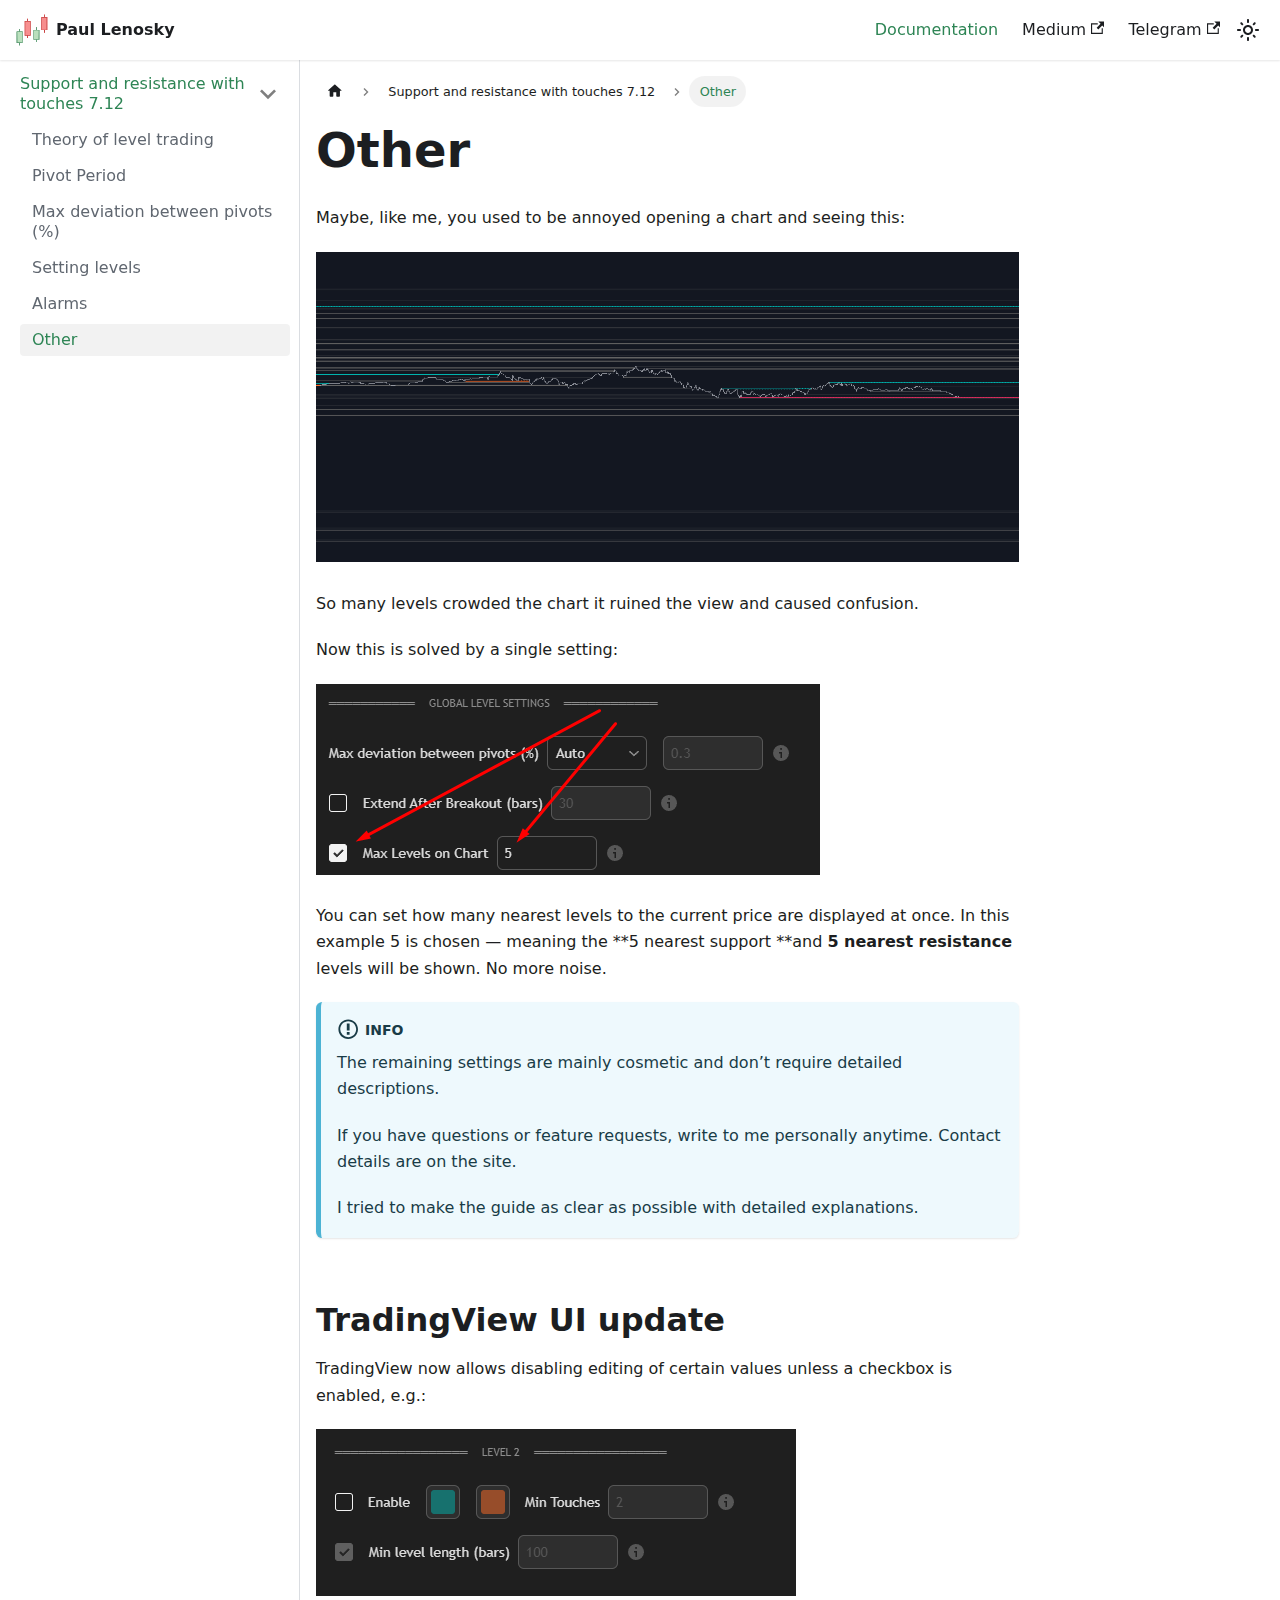
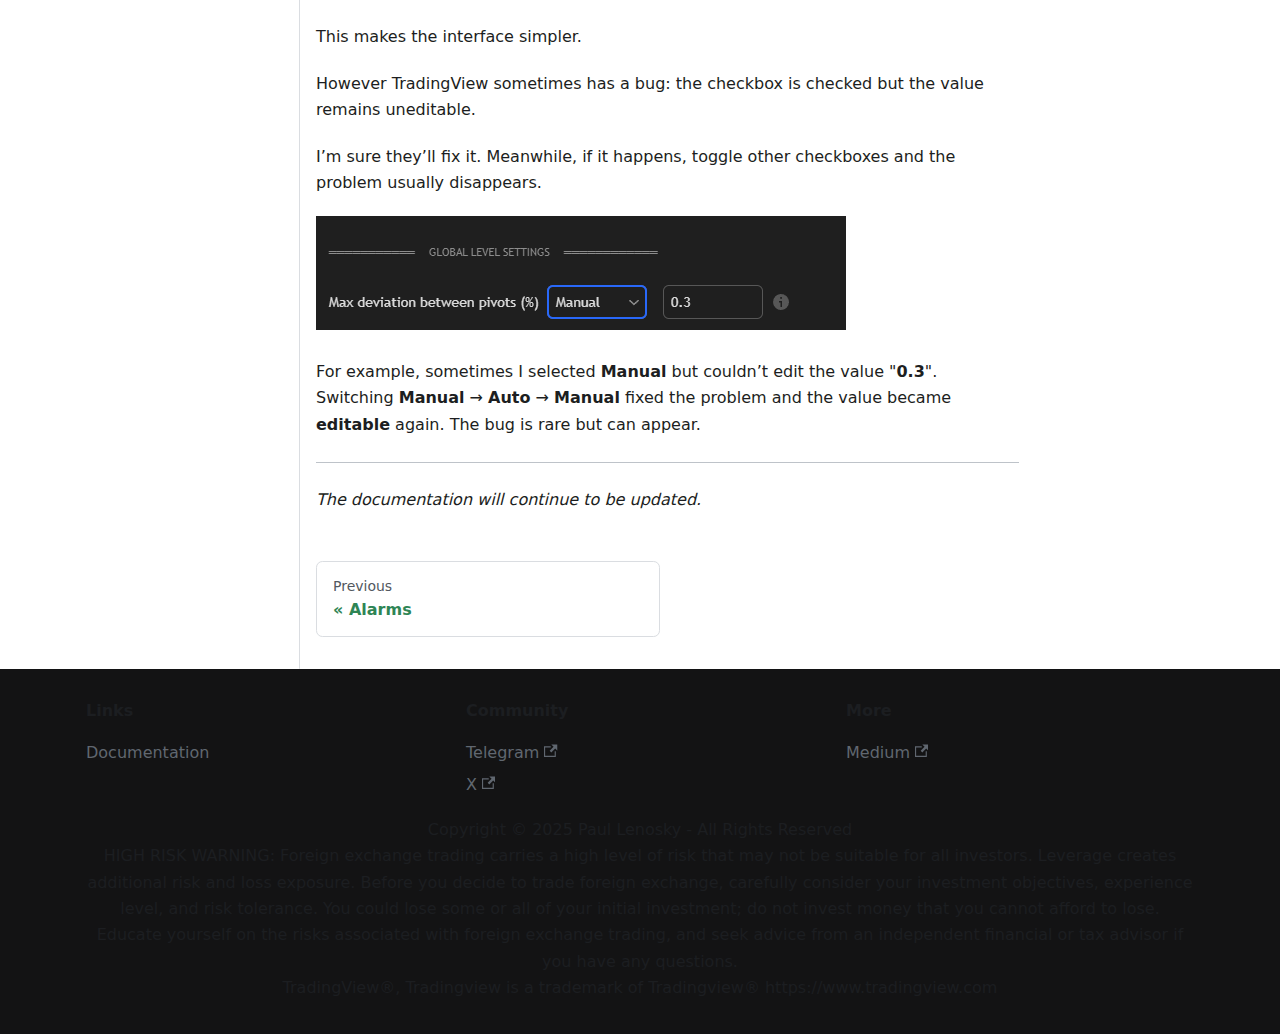
<file: docs/Support and resistance with touches 7.12/Other/index.html>
<!doctype html>
<html lang="en" dir="ltr" class="docs-wrapper plugin-docs plugin-id-default docs-version-current docs-doc-page docs-doc-id-Support and resistance with touches 7.12/Other" data-has-hydrated="false">
<head>
<meta charset="UTF-8">
<meta name="generator" content="Docusaurus v3.8.1">
<title data-rh="true">Other | Paul Lenosky</title><meta data-rh="true" name="viewport" content="width=device-width,initial-scale=1"><meta data-rh="true" name="twitter:card" content="summary_large_image"><meta data-rh="true" property="og:image" content="https://paullenosky.github.io/img/docusaurus-social-card.jpg"><meta data-rh="true" name="twitter:image" content="https://paullenosky.github.io/img/docusaurus-social-card.jpg"><meta data-rh="true" property="og:url" content="https://paullenosky.github.io/docs/Support and resistance with touches 7.12/Other"><meta data-rh="true" property="og:locale" content="en"><meta data-rh="true" name="docusaurus_locale" content="en"><meta data-rh="true" name="docsearch:language" content="en"><meta data-rh="true" name="docusaurus_version" content="current"><meta data-rh="true" name="docusaurus_tag" content="docs-default-current"><meta data-rh="true" name="docsearch:version" content="current"><meta data-rh="true" name="docsearch:docusaurus_tag" content="docs-default-current"><meta data-rh="true" property="og:title" content="Other | Paul Lenosky"><meta data-rh="true" name="description" content="Maybe, like me, you used to be annoyed opening a chart and seeing this:"><meta data-rh="true" property="og:description" content="Maybe, like me, you used to be annoyed opening a chart and seeing this:"><link data-rh="true" rel="icon" href="/img/favicon.ico"><link data-rh="true" rel="canonical" href="https://paullenosky.github.io/docs/Support and resistance with touches 7.12/Other"><link data-rh="true" rel="alternate" href="https://paullenosky.github.io/docs/Support and resistance with touches 7.12/Other" hreflang="en"><link data-rh="true" rel="alternate" href="https://paullenosky.github.io/docs/Support and resistance with touches 7.12/Other" hreflang="x-default"><script data-rh="true" type="application/ld+json">{"@context":"https://schema.org","@type":"BreadcrumbList","itemListElement":[{"@type":"ListItem","position":1,"name":"Other","item":"https://paullenosky.github.io/docs/Support and resistance with touches 7.12/Other"}]}</script><link rel="stylesheet" href="/assets/css/styles.7e462f19.css">
<script src="/assets/js/runtime~main.e2a507ab.js" defer="defer"></script>
<script src="/assets/js/main.c64d0df8.js" defer="defer"></script>
</head>
<body class="navigation-with-keyboard">
<svg xmlns="http://www.w3.org/2000/svg" style="display: none;"><defs>
<symbol id="theme-svg-external-link" viewBox="0 0 24 24"><path fill="currentColor" d="M21 13v10h-21v-19h12v2h-10v15h17v-8h2zm3-12h-10.988l4.035 4-6.977 7.07 2.828 2.828 6.977-7.07 4.125 4.172v-11z"/></symbol>
</defs></svg>
<script>!function(){var t="light";var e=function(){try{return new URLSearchParams(window.location.search).get("docusaurus-theme")}catch(t){}}()||function(){try{return window.localStorage.getItem("theme")}catch(t){}}();document.documentElement.setAttribute("data-theme",e||t),document.documentElement.setAttribute("data-theme-choice",e||t)}(),function(){try{const c=new URLSearchParams(window.location.search).entries();for(var[t,e]of c)if(t.startsWith("docusaurus-data-")){var a=t.replace("docusaurus-data-","data-");document.documentElement.setAttribute(a,e)}}catch(t){}}()</script><div id="__docusaurus"><link rel="preload" as="image" href="/img/logo.svg"><div role="region" aria-label="Skip to main content"><a class="skipToContent_fXgn" href="#__docusaurus_skipToContent_fallback">Skip to main content</a></div><nav aria-label="Main" class="theme-layout-navbar navbar navbar--fixed-top"><div class="navbar__inner"><div class="theme-layout-navbar-left navbar__items"><button aria-label="Toggle navigation bar" aria-expanded="false" class="navbar__toggle clean-btn" type="button"><svg width="30" height="30" viewBox="0 0 30 30" aria-hidden="true"><path stroke="currentColor" stroke-linecap="round" stroke-miterlimit="10" stroke-width="2" d="M4 7h22M4 15h22M4 23h22"></path></svg></button><a class="navbar__brand" href="/"><div class="navbar__logo"><img src="/img/logo.svg" alt="My Site Logo" class="themedComponent_mlkZ themedComponent--light_NVdE"><img src="/img/logo.svg" alt="My Site Logo" class="themedComponent_mlkZ themedComponent--dark_xIcU"></div><b class="navbar__title text--truncate">Paul Lenosky</b></a></div><div class="theme-layout-navbar-right navbar__items navbar__items--right"><a aria-current="page" class="navbar__item navbar__link navbar__link--active" href="/docs/Support and resistance with touches 7.12/Theory of level trading">Documentation</a><a href="https://medium.com/@paullenosky" target="_blank" rel="noopener noreferrer" class="navbar__item navbar__link">Medium<svg width="13.5" height="13.5" aria-hidden="true" class="iconExternalLink_nPIU"><use href="#theme-svg-external-link"></use></svg></a><a href="https://t.me/PaulLenosky" target="_blank" rel="noopener noreferrer" class="navbar__item navbar__link">Telegram<svg width="13.5" height="13.5" aria-hidden="true" class="iconExternalLink_nPIU"><use href="#theme-svg-external-link"></use></svg></a><div class="toggle_vylO colorModeToggle_DEke"><button class="clean-btn toggleButton_gllP toggleButtonDisabled_aARS" type="button" disabled="" title="system mode" aria-label="Switch between dark and light mode (currently system mode)"><svg viewBox="0 0 24 24" width="24" height="24" aria-hidden="true" class="toggleIcon_g3eP lightToggleIcon_pyhR"><path fill="currentColor" d="M12,9c1.65,0,3,1.35,3,3s-1.35,3-3,3s-3-1.35-3-3S10.35,9,12,9 M12,7c-2.76,0-5,2.24-5,5s2.24,5,5,5s5-2.24,5-5 S14.76,7,12,7L12,7z M2,13l2,0c0.55,0,1-0.45,1-1s-0.45-1-1-1l-2,0c-0.55,0-1,0.45-1,1S1.45,13,2,13z M20,13l2,0c0.55,0,1-0.45,1-1 s-0.45-1-1-1l-2,0c-0.55,0-1,0.45-1,1S19.45,13,20,13z M11,2v2c0,0.55,0.45,1,1,1s1-0.45,1-1V2c0-0.55-0.45-1-1-1S11,1.45,11,2z M11,20v2c0,0.55,0.45,1,1,1s1-0.45,1-1v-2c0-0.55-0.45-1-1-1C11.45,19,11,19.45,11,20z M5.99,4.58c-0.39-0.39-1.03-0.39-1.41,0 c-0.39,0.39-0.39,1.03,0,1.41l1.06,1.06c0.39,0.39,1.03,0.39,1.41,0s0.39-1.03,0-1.41L5.99,4.58z M18.36,16.95 c-0.39-0.39-1.03-0.39-1.41,0c-0.39,0.39-0.39,1.03,0,1.41l1.06,1.06c0.39,0.39,1.03,0.39,1.41,0c0.39-0.39,0.39-1.03,0-1.41 L18.36,16.95z M19.42,5.99c0.39-0.39,0.39-1.03,0-1.41c-0.39-0.39-1.03-0.39-1.41,0l-1.06,1.06c-0.39,0.39-0.39,1.03,0,1.41 s1.03,0.39,1.41,0L19.42,5.99z M7.05,18.36c0.39-0.39,0.39-1.03,0-1.41c-0.39-0.39-1.03-0.39-1.41,0l-1.06,1.06 c-0.39,0.39-0.39,1.03,0,1.41s1.03,0.39,1.41,0L7.05,18.36z"></path></svg><svg viewBox="0 0 24 24" width="24" height="24" aria-hidden="true" class="toggleIcon_g3eP darkToggleIcon_wfgR"><path fill="currentColor" d="M9.37,5.51C9.19,6.15,9.1,6.82,9.1,7.5c0,4.08,3.32,7.4,7.4,7.4c0.68,0,1.35-0.09,1.99-0.27C17.45,17.19,14.93,19,12,19 c-3.86,0-7-3.14-7-7C5,9.07,6.81,6.55,9.37,5.51z M12,3c-4.97,0-9,4.03-9,9s4.03,9,9,9s9-4.03,9-9c0-0.46-0.04-0.92-0.1-1.36 c-0.98,1.37-2.58,2.26-4.4,2.26c-2.98,0-5.4-2.42-5.4-5.4c0-1.81,0.89-3.42,2.26-4.4C12.92,3.04,12.46,3,12,3L12,3z"></path></svg><svg viewBox="0 0 24 24" width="24" height="24" aria-hidden="true" class="toggleIcon_g3eP systemToggleIcon_QzmC"><path fill="currentColor" d="m12 21c4.971 0 9-4.029 9-9s-4.029-9-9-9-9 4.029-9 9 4.029 9 9 9zm4.95-13.95c1.313 1.313 2.05 3.093 2.05 4.95s-0.738 3.637-2.05 4.95c-1.313 1.313-3.093 2.05-4.95 2.05v-14c1.857 0 3.637 0.737 4.95 2.05z"></path></svg></button></div><div class="navbarSearchContainer_Bca1"></div></div></div><div role="presentation" class="navbar-sidebar__backdrop"></div></nav><div id="__docusaurus_skipToContent_fallback" class="theme-layout-main main-wrapper mainWrapper_z2l0"><div class="docsWrapper_hBAB"><button aria-label="Scroll back to top" class="clean-btn theme-back-to-top-button backToTopButton_sjWU" type="button"></button><div class="docRoot_UBD9"><aside class="theme-doc-sidebar-container docSidebarContainer_YfHR"><div class="sidebarViewport_aRkj"><div class="sidebar_njMd"><nav aria-label="Docs sidebar" class="menu thin-scrollbar menu_SIkG"><ul class="theme-doc-sidebar-menu menu__list"><li class="theme-doc-sidebar-item-category theme-doc-sidebar-item-category-level-1 menu__list-item"><div class="menu__list-item-collapsible"><a class="menu__link menu__link--sublist menu__link--sublist-caret menu__link--active" role="button" aria-expanded="true" href="/docs/Support and resistance with touches 7.12/Theory of level trading">Support and resistance with touches 7.12</a></div><ul class="menu__list"><li class="theme-doc-sidebar-item-link theme-doc-sidebar-item-link-level-2 menu__list-item"><a class="menu__link" tabindex="0" href="/docs/Support and resistance with touches 7.12/Theory of level trading">Theory of level trading</a></li><li class="theme-doc-sidebar-item-link theme-doc-sidebar-item-link-level-2 menu__list-item"><a class="menu__link" tabindex="0" href="/docs/Support and resistance with touches 7.12/Pivot Period">Pivot Period</a></li><li class="theme-doc-sidebar-item-link theme-doc-sidebar-item-link-level-2 menu__list-item"><a class="menu__link" tabindex="0" href="/docs/Support and resistance with touches 7.12/Max deviation between pivots">Max deviation between pivots (%)</a></li><li class="theme-doc-sidebar-item-link theme-doc-sidebar-item-link-level-2 menu__list-item"><a class="menu__link" tabindex="0" href="/docs/Support and resistance with touches 7.12/Setting levels">Setting levels</a></li><li class="theme-doc-sidebar-item-link theme-doc-sidebar-item-link-level-2 menu__list-item"><a class="menu__link" tabindex="0" href="/docs/Support and resistance with touches 7.12/Alarms">Alarms</a></li><li class="theme-doc-sidebar-item-link theme-doc-sidebar-item-link-level-2 menu__list-item"><a class="menu__link menu__link--active" aria-current="page" tabindex="0" href="/docs/Support and resistance with touches 7.12/Other">Other</a></li></ul></li></ul></nav></div></div></aside><main class="docMainContainer_TBSr"><div class="container padding-top--md padding-bottom--lg"><div class="row"><div class="col docItemCol_VOVn"><div class="docItemContainer_Djhp"><article><nav class="theme-doc-breadcrumbs breadcrumbsContainer_Z_bl" aria-label="Breadcrumbs"><ul class="breadcrumbs"><li class="breadcrumbs__item"><a aria-label="Home page" class="breadcrumbs__link" href="/"><svg viewBox="0 0 24 24" class="breadcrumbHomeIcon_YNFT"><path d="M10 19v-5h4v5c0 .55.45 1 1 1h3c.55 0 1-.45 1-1v-7h1.7c.46 0 .68-.57.33-.87L12.67 3.6c-.38-.34-.96-.34-1.34 0l-8.36 7.53c-.34.3-.13.87.33.87H5v7c0 .55.45 1 1 1h3c.55 0 1-.45 1-1z" fill="currentColor"></path></svg></a></li><li class="breadcrumbs__item"><span class="breadcrumbs__link">Support and resistance with touches 7.12</span></li><li class="breadcrumbs__item breadcrumbs__item--active"><span class="breadcrumbs__link">Other</span></li></ul></nav><div class="theme-doc-markdown markdown"><header><h1>Other</h1></header>
<p>Maybe, like me, you used to be annoyed opening a chart and seeing this:</p>
<p><img decoding="async" loading="lazy" alt="850918b4598852c02bd6a71459d0336e.png" src="[data-uri]" width="1336" height="591" class="img_ev3q"></p>
<p>So many levels crowded the chart it ruined the view and caused confusion.</p>
<p>Now this is solved by a single setting:</p>
<p><img decoding="async" loading="lazy" alt="baff682606517c75daea51d3556f1134.png" src="/assets/images/baff682606517c75daea51d3556f1134-85c1d08b0914b742ccbcccd243162c07.png" width="504" height="191" class="img_ev3q"></p>
<p>You can set how many nearest levels to the current price are displayed at once. In this example 5 is chosen — meaning the **5 nearest support **and <strong>5 nearest resistance</strong> levels will be shown. No more noise.</p>
<div class="theme-admonition theme-admonition-info admonition_xJq3 alert alert--info"><div class="admonitionHeading_Gvgb"><span class="admonitionIcon_Rf37"><svg viewBox="0 0 14 16"><path fill-rule="evenodd" d="M7 2.3c3.14 0 5.7 2.56 5.7 5.7s-2.56 5.7-5.7 5.7A5.71 5.71 0 0 1 1.3 8c0-3.14 2.56-5.7 5.7-5.7zM7 1C3.14 1 0 4.14 0 8s3.14 7 7 7 7-3.14 7-7-3.14-7-7-7zm1 3H6v5h2V4zm0 6H6v2h2v-2z"></path></svg></span>info</div><div class="admonitionContent_BuS1"><p>The remaining settings are mainly cosmetic and don’t require detailed descriptions.</p><p>If you have questions or feature requests, write to me personally anytime. Contact details are on the site.</p><p>I tried to make the guide as clear as possible with detailed explanations.</p></div></div>
<p> </p>
<h1>TradingView UI update</h1>
<p>TradingView now allows disabling editing of certain values unless a checkbox is enabled, e.g.:</p>
<p><img decoding="async" loading="lazy" alt="b345cb874e029be904aa02fdda528af2.png" src="[data-uri]" width="480" height="167" class="img_ev3q"></p>
<p>This makes the interface simpler.</p>
<p>However TradingView sometimes has a bug: the checkbox is checked but the value remains uneditable.</p>
<p>I’m sure they’ll fix it. Meanwhile, if it happens, toggle other checkboxes and the problem usually disappears.</p>
<p><img decoding="async" loading="lazy" alt="a8d794ce208d5d732acee9200bc84d68.png" src="[data-uri]" width="530" height="114" class="img_ev3q"></p>
<p>For example, sometimes I selected <strong>Manual</strong> but couldn’t edit the value &quot;<strong>0.3</strong>&quot;. Switching <strong>Manual</strong> → <strong>Auto</strong> → <strong>Manual</strong> fixed the problem and the value became <strong>editable</strong> again. The bug is rare but can appear.</p>
<hr>
<p><em>The documentation will continue to be updated.</em></p></div></article><nav class="docusaurus-mt-lg pagination-nav" aria-label="Docs pages"><a class="pagination-nav__link pagination-nav__link--prev" href="/docs/Support and resistance with touches 7.12/Alarms"><div class="pagination-nav__sublabel">Previous</div><div class="pagination-nav__label">Alarms</div></a></nav></div></div></div></div></main></div></div></div><footer class="theme-layout-footer footer"><div class="container container-fluid"><div class="row footer__links"><div class="theme-layout-footer-column col footer__col"><div class="footer__title">Links</div><ul class="footer__items clean-list"><li class="footer__item"><a class="footer__link-item" href="/docs/Support and resistance with touches 7.12/Theory of level trading">Documentation</a></li></ul></div><div class="theme-layout-footer-column col footer__col"><div class="footer__title">Community</div><ul class="footer__items clean-list"><li class="footer__item"><a href="https://t.me/PaulLenosky" target="_blank" rel="noopener noreferrer" class="footer__link-item">Telegram<svg width="13.5" height="13.5" aria-hidden="true" class="iconExternalLink_nPIU"><use href="#theme-svg-external-link"></use></svg></a></li><li class="footer__item"><a href="https://x.com/Paullenosky" target="_blank" rel="noopener noreferrer" class="footer__link-item">X<svg width="13.5" height="13.5" aria-hidden="true" class="iconExternalLink_nPIU"><use href="#theme-svg-external-link"></use></svg></a></li></ul></div><div class="theme-layout-footer-column col footer__col"><div class="footer__title">More</div><ul class="footer__items clean-list"><li class="footer__item"><a href="https://medium.com/@paullenosky" target="_blank" rel="noopener noreferrer" class="footer__link-item">Medium<svg width="13.5" height="13.5" aria-hidden="true" class="iconExternalLink_nPIU"><use href="#theme-svg-external-link"></use></svg></a></li></ul></div></div><div class="footer__bottom text--center"><div class="footer__copyright">Copyright © 2025 Paul Lenosky - All Rights Reserved <br>HIGH RISK WARNING: Foreign exchange trading carries a high level of risk that may not be suitable for all investors. Leverage creates additional risk and loss exposure. Before you decide to trade foreign exchange, carefully consider your investment objectives, experience level, and risk tolerance. You could lose some or all of your initial investment; do not invest money that you cannot afford to lose. Educate yourself on the risks associated with foreign exchange trading, and seek advice from an independent financial or tax advisor if you have any questions.
<br>TradingView®, Tradingview is a trademark of Tradingview® https://www.tradingview.com</div></div></div></footer></div>
</body>
</html>
</file>
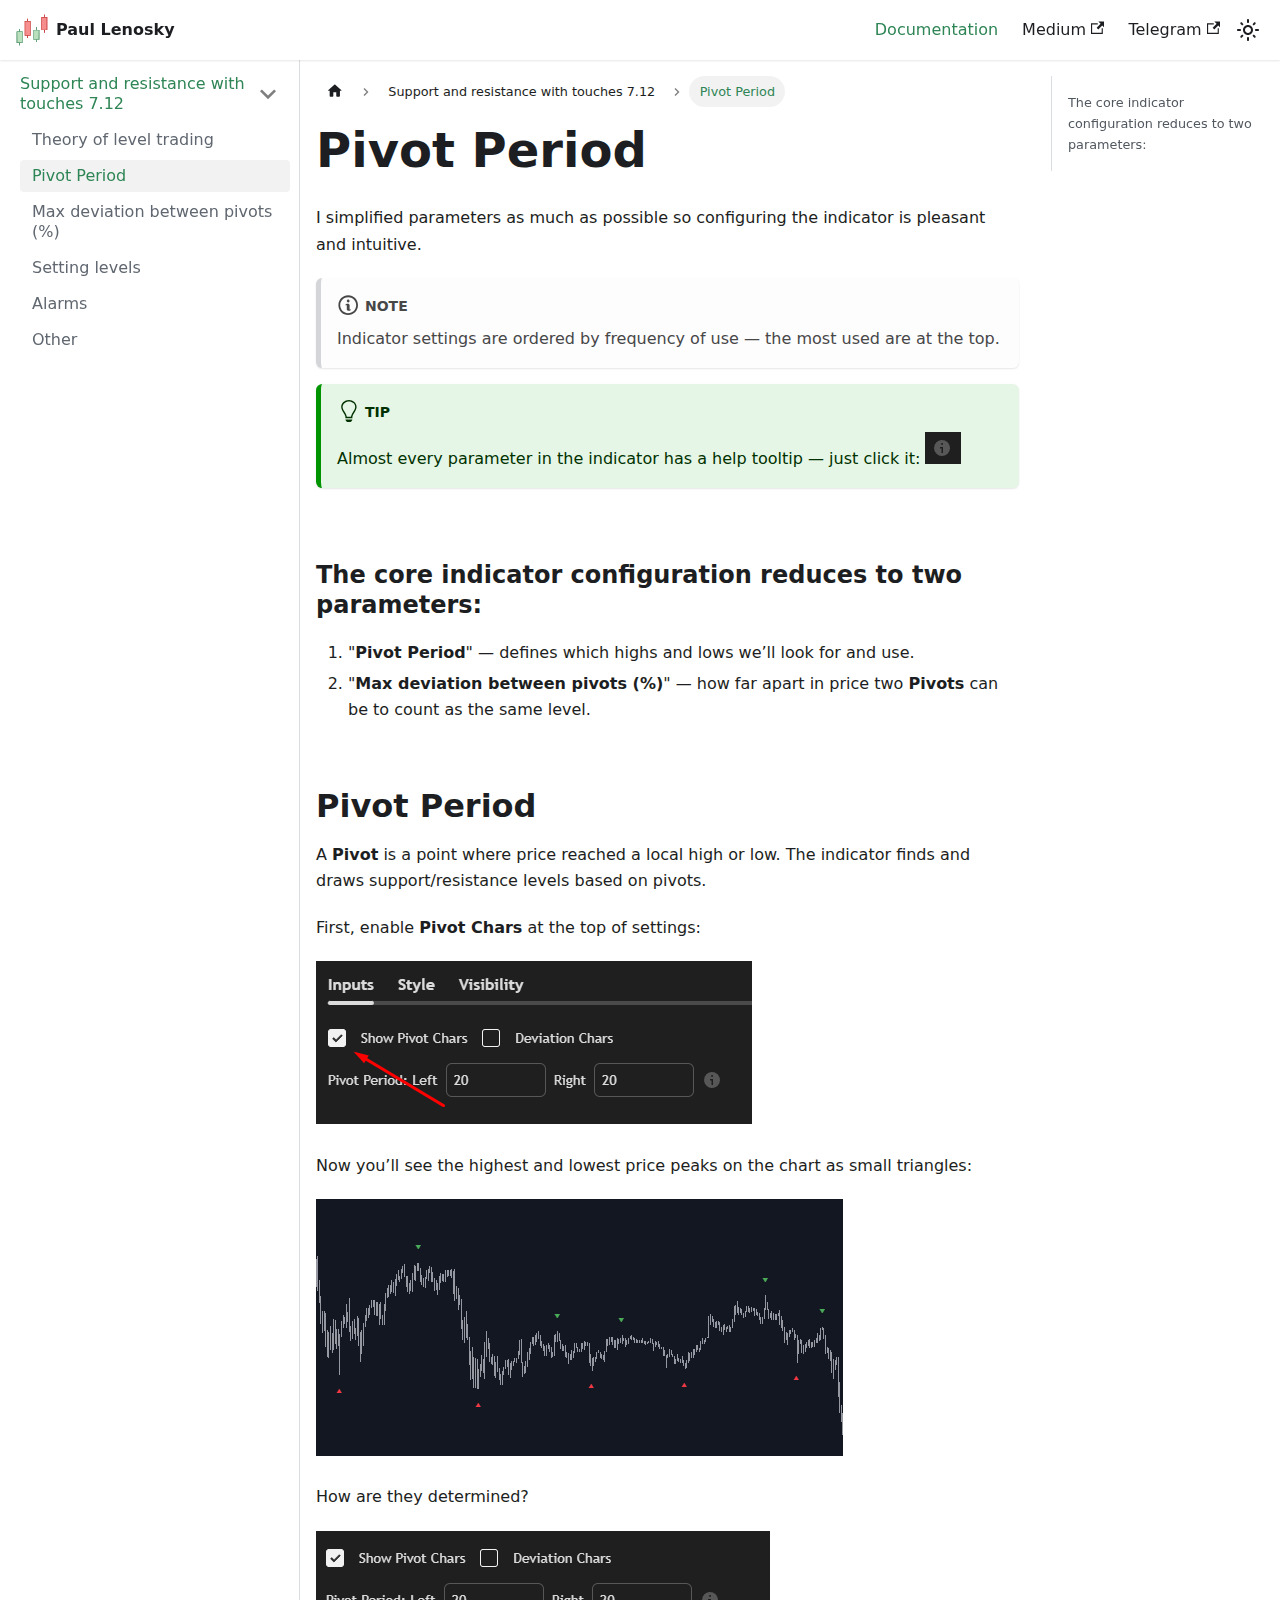
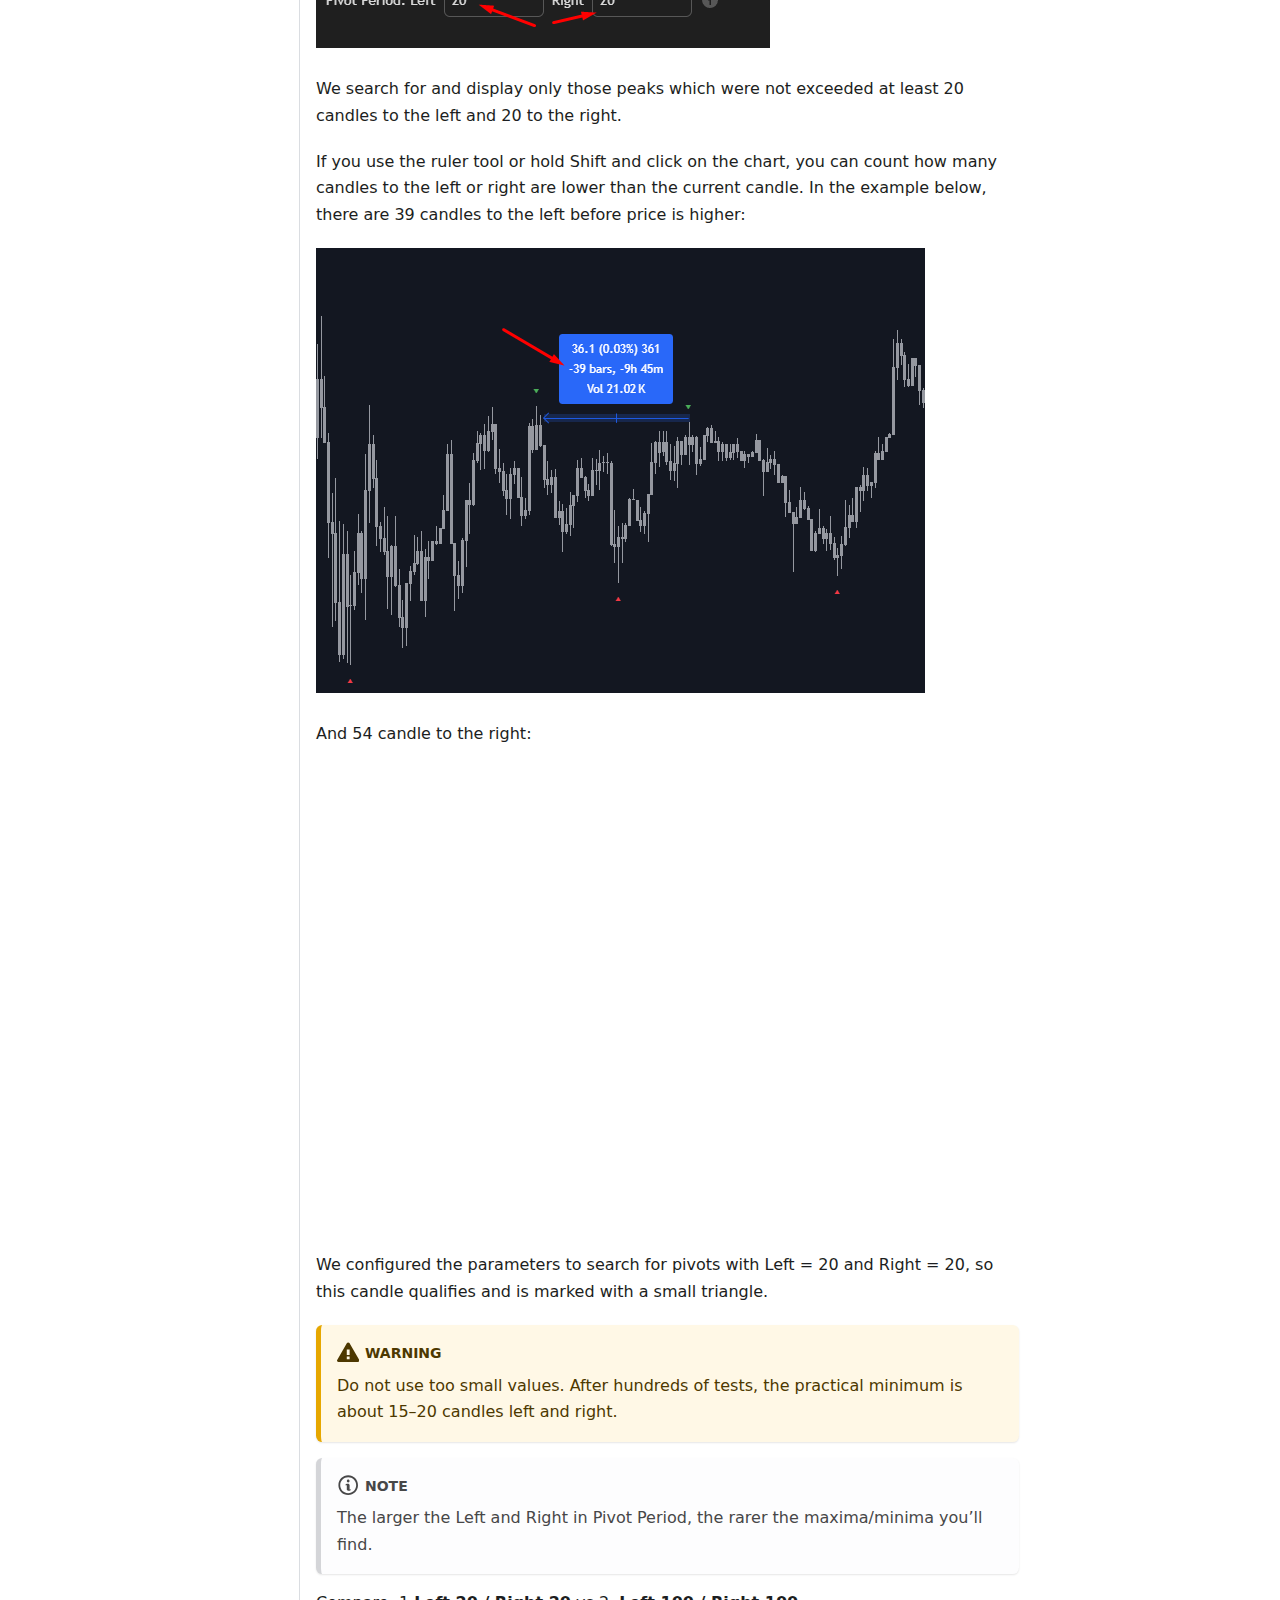
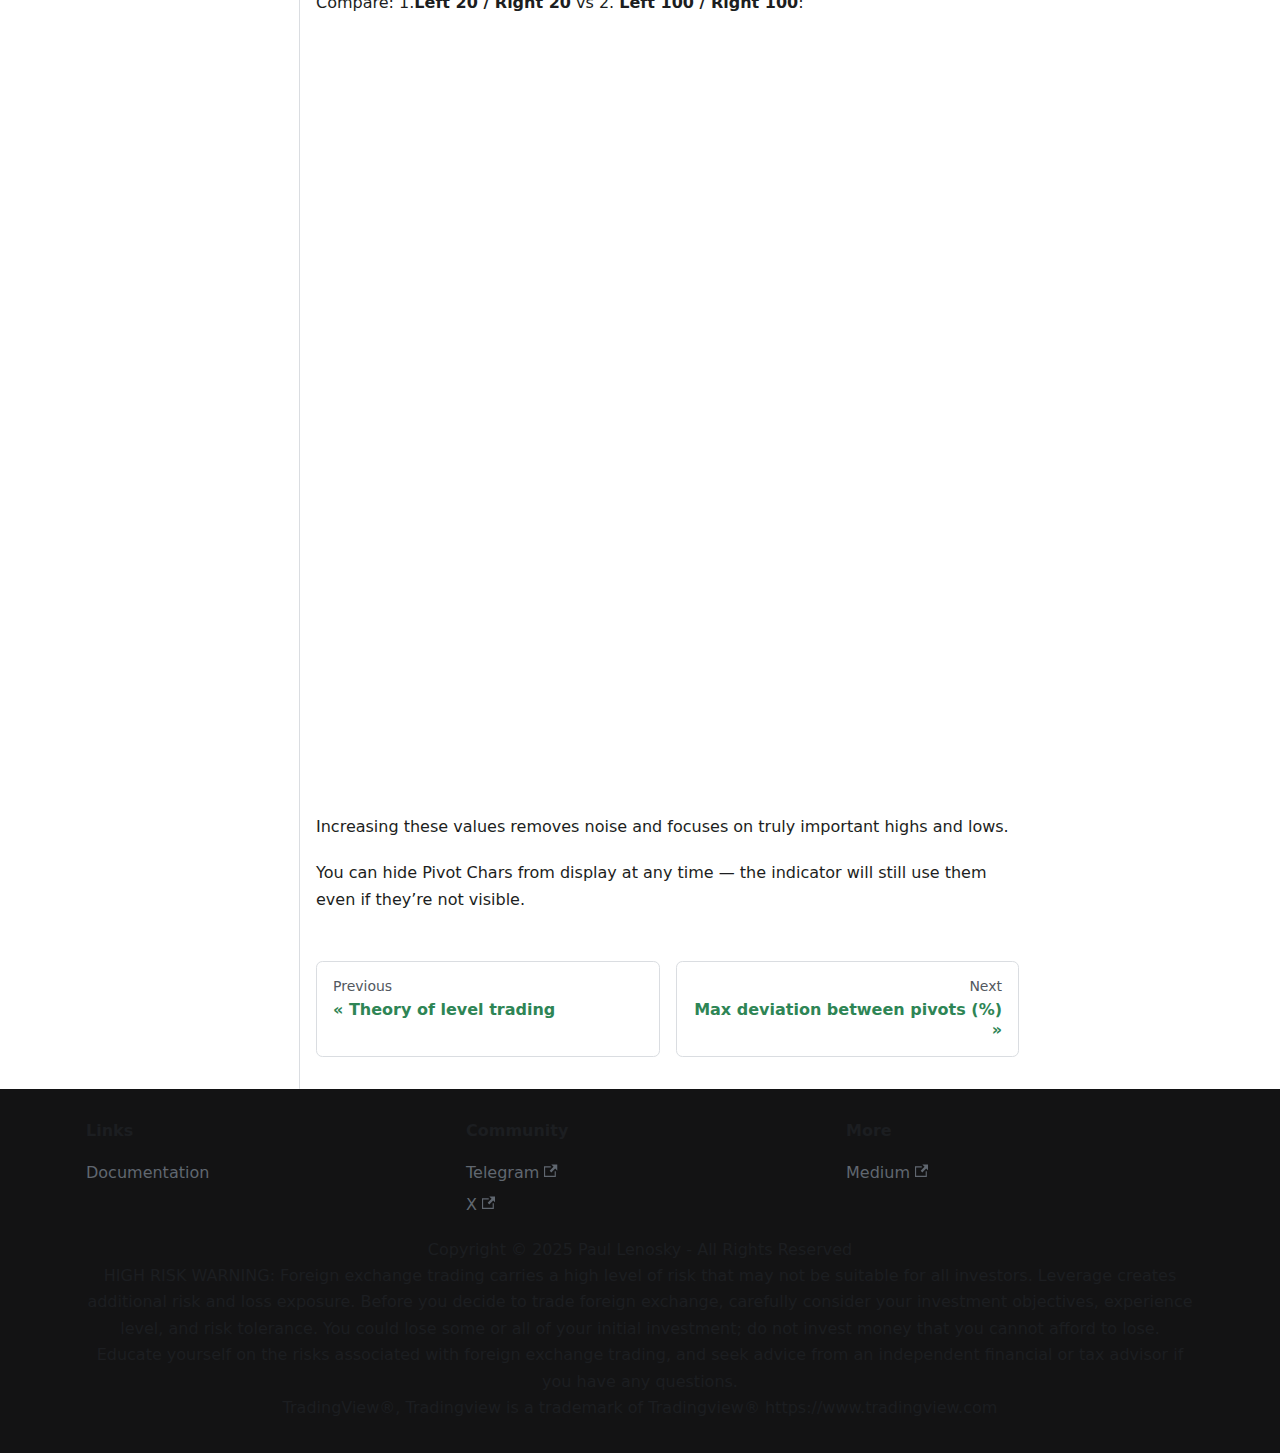
<file: docs/Support and resistance with touches 7.12/Pivot Period/index.html>
<!doctype html>
<html lang="en" dir="ltr" class="docs-wrapper plugin-docs plugin-id-default docs-version-current docs-doc-page docs-doc-id-Support and resistance with touches 7.12/Pivot Period" data-has-hydrated="false">
<head>
<meta charset="UTF-8">
<meta name="generator" content="Docusaurus v3.8.1">
<title data-rh="true">Pivot Period | Paul Lenosky</title><meta data-rh="true" name="viewport" content="width=device-width,initial-scale=1"><meta data-rh="true" name="twitter:card" content="summary_large_image"><meta data-rh="true" property="og:image" content="https://paullenosky.github.io/img/docusaurus-social-card.jpg"><meta data-rh="true" name="twitter:image" content="https://paullenosky.github.io/img/docusaurus-social-card.jpg"><meta data-rh="true" property="og:url" content="https://paullenosky.github.io/docs/Support and resistance with touches 7.12/Pivot Period"><meta data-rh="true" property="og:locale" content="en"><meta data-rh="true" name="docusaurus_locale" content="en"><meta data-rh="true" name="docsearch:language" content="en"><meta data-rh="true" name="docusaurus_version" content="current"><meta data-rh="true" name="docusaurus_tag" content="docs-default-current"><meta data-rh="true" name="docsearch:version" content="current"><meta data-rh="true" name="docsearch:docusaurus_tag" content="docs-default-current"><meta data-rh="true" property="og:title" content="Pivot Period | Paul Lenosky"><meta data-rh="true" name="description" content="I simplified parameters as much as possible so configuring the indicator is pleasant and intuitive."><meta data-rh="true" property="og:description" content="I simplified parameters as much as possible so configuring the indicator is pleasant and intuitive."><link data-rh="true" rel="icon" href="/img/favicon.ico"><link data-rh="true" rel="canonical" href="https://paullenosky.github.io/docs/Support and resistance with touches 7.12/Pivot Period"><link data-rh="true" rel="alternate" href="https://paullenosky.github.io/docs/Support and resistance with touches 7.12/Pivot Period" hreflang="en"><link data-rh="true" rel="alternate" href="https://paullenosky.github.io/docs/Support and resistance with touches 7.12/Pivot Period" hreflang="x-default"><script data-rh="true" type="application/ld+json">{"@context":"https://schema.org","@type":"BreadcrumbList","itemListElement":[{"@type":"ListItem","position":1,"name":"Pivot Period","item":"https://paullenosky.github.io/docs/Support and resistance with touches 7.12/Pivot Period"}]}</script><link rel="stylesheet" href="/assets/css/styles.7e462f19.css">
<script src="/assets/js/runtime~main.e2a507ab.js" defer="defer"></script>
<script src="/assets/js/main.c64d0df8.js" defer="defer"></script>
</head>
<body class="navigation-with-keyboard">
<svg xmlns="http://www.w3.org/2000/svg" style="display: none;"><defs>
<symbol id="theme-svg-external-link" viewBox="0 0 24 24"><path fill="currentColor" d="M21 13v10h-21v-19h12v2h-10v15h17v-8h2zm3-12h-10.988l4.035 4-6.977 7.07 2.828 2.828 6.977-7.07 4.125 4.172v-11z"/></symbol>
</defs></svg>
<script>!function(){var t="light";var e=function(){try{return new URLSearchParams(window.location.search).get("docusaurus-theme")}catch(t){}}()||function(){try{return window.localStorage.getItem("theme")}catch(t){}}();document.documentElement.setAttribute("data-theme",e||t),document.documentElement.setAttribute("data-theme-choice",e||t)}(),function(){try{const c=new URLSearchParams(window.location.search).entries();for(var[t,e]of c)if(t.startsWith("docusaurus-data-")){var a=t.replace("docusaurus-data-","data-");document.documentElement.setAttribute(a,e)}}catch(t){}}()</script><div id="__docusaurus"><link rel="preload" as="image" href="/img/logo.svg"><div role="region" aria-label="Skip to main content"><a class="skipToContent_fXgn" href="#__docusaurus_skipToContent_fallback">Skip to main content</a></div><nav aria-label="Main" class="theme-layout-navbar navbar navbar--fixed-top"><div class="navbar__inner"><div class="theme-layout-navbar-left navbar__items"><button aria-label="Toggle navigation bar" aria-expanded="false" class="navbar__toggle clean-btn" type="button"><svg width="30" height="30" viewBox="0 0 30 30" aria-hidden="true"><path stroke="currentColor" stroke-linecap="round" stroke-miterlimit="10" stroke-width="2" d="M4 7h22M4 15h22M4 23h22"></path></svg></button><a class="navbar__brand" href="/"><div class="navbar__logo"><img src="/img/logo.svg" alt="My Site Logo" class="themedComponent_mlkZ themedComponent--light_NVdE"><img src="/img/logo.svg" alt="My Site Logo" class="themedComponent_mlkZ themedComponent--dark_xIcU"></div><b class="navbar__title text--truncate">Paul Lenosky</b></a></div><div class="theme-layout-navbar-right navbar__items navbar__items--right"><a aria-current="page" class="navbar__item navbar__link navbar__link--active" href="/docs/Support and resistance with touches 7.12/Theory of level trading">Documentation</a><a href="https://medium.com/@paullenosky" target="_blank" rel="noopener noreferrer" class="navbar__item navbar__link">Medium<svg width="13.5" height="13.5" aria-hidden="true" class="iconExternalLink_nPIU"><use href="#theme-svg-external-link"></use></svg></a><a href="https://t.me/PaulLenosky" target="_blank" rel="noopener noreferrer" class="navbar__item navbar__link">Telegram<svg width="13.5" height="13.5" aria-hidden="true" class="iconExternalLink_nPIU"><use href="#theme-svg-external-link"></use></svg></a><div class="toggle_vylO colorModeToggle_DEke"><button class="clean-btn toggleButton_gllP toggleButtonDisabled_aARS" type="button" disabled="" title="system mode" aria-label="Switch between dark and light mode (currently system mode)"><svg viewBox="0 0 24 24" width="24" height="24" aria-hidden="true" class="toggleIcon_g3eP lightToggleIcon_pyhR"><path fill="currentColor" d="M12,9c1.65,0,3,1.35,3,3s-1.35,3-3,3s-3-1.35-3-3S10.35,9,12,9 M12,7c-2.76,0-5,2.24-5,5s2.24,5,5,5s5-2.24,5-5 S14.76,7,12,7L12,7z M2,13l2,0c0.55,0,1-0.45,1-1s-0.45-1-1-1l-2,0c-0.55,0-1,0.45-1,1S1.45,13,2,13z M20,13l2,0c0.55,0,1-0.45,1-1 s-0.45-1-1-1l-2,0c-0.55,0-1,0.45-1,1S19.45,13,20,13z M11,2v2c0,0.55,0.45,1,1,1s1-0.45,1-1V2c0-0.55-0.45-1-1-1S11,1.45,11,2z M11,20v2c0,0.55,0.45,1,1,1s1-0.45,1-1v-2c0-0.55-0.45-1-1-1C11.45,19,11,19.45,11,20z M5.99,4.58c-0.39-0.39-1.03-0.39-1.41,0 c-0.39,0.39-0.39,1.03,0,1.41l1.06,1.06c0.39,0.39,1.03,0.39,1.41,0s0.39-1.03,0-1.41L5.99,4.58z M18.36,16.95 c-0.39-0.39-1.03-0.39-1.41,0c-0.39,0.39-0.39,1.03,0,1.41l1.06,1.06c0.39,0.39,1.03,0.39,1.41,0c0.39-0.39,0.39-1.03,0-1.41 L18.36,16.95z M19.42,5.99c0.39-0.39,0.39-1.03,0-1.41c-0.39-0.39-1.03-0.39-1.41,0l-1.06,1.06c-0.39,0.39-0.39,1.03,0,1.41 s1.03,0.39,1.41,0L19.42,5.99z M7.05,18.36c0.39-0.39,0.39-1.03,0-1.41c-0.39-0.39-1.03-0.39-1.41,0l-1.06,1.06 c-0.39,0.39-0.39,1.03,0,1.41s1.03,0.39,1.41,0L7.05,18.36z"></path></svg><svg viewBox="0 0 24 24" width="24" height="24" aria-hidden="true" class="toggleIcon_g3eP darkToggleIcon_wfgR"><path fill="currentColor" d="M9.37,5.51C9.19,6.15,9.1,6.82,9.1,7.5c0,4.08,3.32,7.4,7.4,7.4c0.68,0,1.35-0.09,1.99-0.27C17.45,17.19,14.93,19,12,19 c-3.86,0-7-3.14-7-7C5,9.07,6.81,6.55,9.37,5.51z M12,3c-4.97,0-9,4.03-9,9s4.03,9,9,9s9-4.03,9-9c0-0.46-0.04-0.92-0.1-1.36 c-0.98,1.37-2.58,2.26-4.4,2.26c-2.98,0-5.4-2.42-5.4-5.4c0-1.81,0.89-3.42,2.26-4.4C12.92,3.04,12.46,3,12,3L12,3z"></path></svg><svg viewBox="0 0 24 24" width="24" height="24" aria-hidden="true" class="toggleIcon_g3eP systemToggleIcon_QzmC"><path fill="currentColor" d="m12 21c4.971 0 9-4.029 9-9s-4.029-9-9-9-9 4.029-9 9 4.029 9 9 9zm4.95-13.95c1.313 1.313 2.05 3.093 2.05 4.95s-0.738 3.637-2.05 4.95c-1.313 1.313-3.093 2.05-4.95 2.05v-14c1.857 0 3.637 0.737 4.95 2.05z"></path></svg></button></div><div class="navbarSearchContainer_Bca1"></div></div></div><div role="presentation" class="navbar-sidebar__backdrop"></div></nav><div id="__docusaurus_skipToContent_fallback" class="theme-layout-main main-wrapper mainWrapper_z2l0"><div class="docsWrapper_hBAB"><button aria-label="Scroll back to top" class="clean-btn theme-back-to-top-button backToTopButton_sjWU" type="button"></button><div class="docRoot_UBD9"><aside class="theme-doc-sidebar-container docSidebarContainer_YfHR"><div class="sidebarViewport_aRkj"><div class="sidebar_njMd"><nav aria-label="Docs sidebar" class="menu thin-scrollbar menu_SIkG"><ul class="theme-doc-sidebar-menu menu__list"><li class="theme-doc-sidebar-item-category theme-doc-sidebar-item-category-level-1 menu__list-item"><div class="menu__list-item-collapsible"><a class="menu__link menu__link--sublist menu__link--sublist-caret menu__link--active" role="button" aria-expanded="true" href="/docs/Support and resistance with touches 7.12/Theory of level trading">Support and resistance with touches 7.12</a></div><ul class="menu__list"><li class="theme-doc-sidebar-item-link theme-doc-sidebar-item-link-level-2 menu__list-item"><a class="menu__link" tabindex="0" href="/docs/Support and resistance with touches 7.12/Theory of level trading">Theory of level trading</a></li><li class="theme-doc-sidebar-item-link theme-doc-sidebar-item-link-level-2 menu__list-item"><a class="menu__link menu__link--active" aria-current="page" tabindex="0" href="/docs/Support and resistance with touches 7.12/Pivot Period">Pivot Period</a></li><li class="theme-doc-sidebar-item-link theme-doc-sidebar-item-link-level-2 menu__list-item"><a class="menu__link" tabindex="0" href="/docs/Support and resistance with touches 7.12/Max deviation between pivots">Max deviation between pivots (%)</a></li><li class="theme-doc-sidebar-item-link theme-doc-sidebar-item-link-level-2 menu__list-item"><a class="menu__link" tabindex="0" href="/docs/Support and resistance with touches 7.12/Setting levels">Setting levels</a></li><li class="theme-doc-sidebar-item-link theme-doc-sidebar-item-link-level-2 menu__list-item"><a class="menu__link" tabindex="0" href="/docs/Support and resistance with touches 7.12/Alarms">Alarms</a></li><li class="theme-doc-sidebar-item-link theme-doc-sidebar-item-link-level-2 menu__list-item"><a class="menu__link" tabindex="0" href="/docs/Support and resistance with touches 7.12/Other">Other</a></li></ul></li></ul></nav></div></div></aside><main class="docMainContainer_TBSr"><div class="container padding-top--md padding-bottom--lg"><div class="row"><div class="col docItemCol_VOVn"><div class="docItemContainer_Djhp"><article><nav class="theme-doc-breadcrumbs breadcrumbsContainer_Z_bl" aria-label="Breadcrumbs"><ul class="breadcrumbs"><li class="breadcrumbs__item"><a aria-label="Home page" class="breadcrumbs__link" href="/"><svg viewBox="0 0 24 24" class="breadcrumbHomeIcon_YNFT"><path d="M10 19v-5h4v5c0 .55.45 1 1 1h3c.55 0 1-.45 1-1v-7h1.7c.46 0 .68-.57.33-.87L12.67 3.6c-.38-.34-.96-.34-1.34 0l-8.36 7.53c-.34.3-.13.87.33.87H5v7c0 .55.45 1 1 1h3c.55 0 1-.45 1-1z" fill="currentColor"></path></svg></a></li><li class="breadcrumbs__item"><span class="breadcrumbs__link">Support and resistance with touches 7.12</span></li><li class="breadcrumbs__item breadcrumbs__item--active"><span class="breadcrumbs__link">Pivot Period</span></li></ul></nav><div class="tocCollapsible_ETCw theme-doc-toc-mobile tocMobile_ITEo"><button type="button" class="clean-btn tocCollapsibleButton_TO0P">On this page</button></div><div class="theme-doc-markdown markdown"><header><h1>Pivot Period</h1></header>
<p>I simplified parameters as much as possible so configuring the indicator is pleasant and intuitive.</p>
<div class="theme-admonition theme-admonition-note admonition_xJq3 alert alert--secondary"><div class="admonitionHeading_Gvgb"><span class="admonitionIcon_Rf37"><svg viewBox="0 0 14 16"><path fill-rule="evenodd" d="M6.3 5.69a.942.942 0 0 1-.28-.7c0-.28.09-.52.28-.7.19-.18.42-.28.7-.28.28 0 .52.09.7.28.18.19.28.42.28.7 0 .28-.09.52-.28.7a1 1 0 0 1-.7.3c-.28 0-.52-.11-.7-.3zM8 7.99c-.02-.25-.11-.48-.31-.69-.2-.19-.42-.3-.69-.31H6c-.27.02-.48.13-.69.31-.2.2-.3.44-.31.69h1v3c.02.27.11.5.31.69.2.2.42.31.69.31h1c.27 0 .48-.11.69-.31.2-.19.3-.42.31-.69H8V7.98v.01zM7 2.3c-3.14 0-5.7 2.54-5.7 5.68 0 3.14 2.56 5.7 5.7 5.7s5.7-2.55 5.7-5.7c0-3.15-2.56-5.69-5.7-5.69v.01zM7 .98c3.86 0 7 3.14 7 7s-3.14 7-7 7-7-3.12-7-7 3.14-7 7-7z"></path></svg></span>note</div><div class="admonitionContent_BuS1"><p>Indicator settings are ordered by frequency of use — the most used are at the top.</p></div></div>
<div class="theme-admonition theme-admonition-tip admonition_xJq3 alert alert--success"><div class="admonitionHeading_Gvgb"><span class="admonitionIcon_Rf37"><svg viewBox="0 0 12 16"><path fill-rule="evenodd" d="M6.5 0C3.48 0 1 2.19 1 5c0 .92.55 2.25 1 3 1.34 2.25 1.78 2.78 2 4v1h5v-1c.22-1.22.66-1.75 2-4 .45-.75 1-2.08 1-3 0-2.81-2.48-5-5.5-5zm3.64 7.48c-.25.44-.47.8-.67 1.11-.86 1.41-1.25 2.06-1.45 3.23-.02.05-.02.11-.02.17H5c0-.06 0-.13-.02-.17-.2-1.17-.59-1.83-1.45-3.23-.2-.31-.42-.67-.67-1.11C2.44 6.78 2 5.65 2 5c0-2.2 2.02-4 4.5-4 1.22 0 2.36.42 3.22 1.19C10.55 2.94 11 3.94 11 5c0 .66-.44 1.78-.86 2.48zM4 14h5c-.23 1.14-1.3 2-2.5 2s-2.27-.86-2.5-2z"></path></svg></span>tip</div><div class="admonitionContent_BuS1"><p>Almost every parameter in the indicator has a help tooltip — just click it: <img decoding="async" loading="lazy" alt="74882405a2d040cb0e3785d25f460cce.png" src="[data-uri]" width="36" height="32" class="img_ev3q"></p></div></div>
<p> </p>
<h3 class="anchor anchorWithStickyNavbar_LWe7" id="the-core-indicator-configuration-reduces-to-two-parameters">The core indicator configuration reduces to two parameters:<a href="#the-core-indicator-configuration-reduces-to-two-parameters" class="hash-link" aria-label="Direct link to The core indicator configuration reduces to two parameters:" title="Direct link to The core indicator configuration reduces to two parameters:">​</a></h3>
<ol>
<li>&quot;<strong>Pivot Period</strong>&quot; — defines which highs and lows we’ll look for and use.</li>
<li>&quot;<strong>Max deviation between pivots (%)</strong>&quot; — how far apart in price two <strong>Pivots</strong> can be to count as the same level.</li>
</ol>
<p> </p>
<h1>Pivot Period</h1>
<p>A <strong>Pivot</strong> is a point where price reached a local high or low. The indicator finds and draws support/resistance levels based on pivots.</p>
<p>First, enable <strong>Pivot Chars</strong> at the top of settings:</p>
<p><img decoding="async" loading="lazy" alt="f9ec684ed4960fe14ab28430616ce7ad.png" src="[data-uri]" width="436" height="163" class="img_ev3q"></p>
<p>Now you’ll see the highest and lowest price peaks on the chart as small triangles:</p>
<p><img decoding="async" loading="lazy" alt="1a980748ee6804ff1f86f6290ed407dc.png" src="[data-uri]" width="527" height="257" class="img_ev3q"></p>
<p>How are they determined?</p>
<p><img decoding="async" loading="lazy" alt="b774fc5c0f35bd741bf861f05f04a19f.png" src="[data-uri]" width="454" height="117" class="img_ev3q"></p>
<p>We search for and display only those peaks which were not exceeded at least 20 candles to the left and 20 to the right.</p>
<p>If you use the ruler tool or hold Shift and click on the chart, you can count how many candles to the left or right are lower than the current candle. In the example below, there are 39 candles to the left before price is higher:</p>
<p><img decoding="async" loading="lazy" alt="f83704407b653569882fd8fc43538f4d.png" src="[data-uri]" width="609" height="445" class="img_ev3q"></p>
<p>And 54 candle to the right:</p>
<p><img decoding="async" loading="lazy" alt="723c1233e48e4e3491a72a18bc604d9d.png" src="[data-uri]" width="627" height="456" class="img_ev3q"></p>
<p>We configured the parameters to search for pivots with Left = 20 and Right = 20, so this candle qualifies and is marked with a small triangle.</p>
<div class="theme-admonition theme-admonition-warning admonition_xJq3 alert alert--warning"><div class="admonitionHeading_Gvgb"><span class="admonitionIcon_Rf37"><svg viewBox="0 0 16 16"><path fill-rule="evenodd" d="M8.893 1.5c-.183-.31-.52-.5-.887-.5s-.703.19-.886.5L.138 13.499a.98.98 0 0 0 0 1.001c.193.31.53.501.886.501h13.964c.367 0 .704-.19.877-.5a1.03 1.03 0 0 0 .01-1.002L8.893 1.5zm.133 11.497H6.987v-2.003h2.039v2.003zm0-3.004H6.987V5.987h2.039v4.006z"></path></svg></span>warning</div><div class="admonitionContent_BuS1"><p>Do not use too small values. After hundreds of tests, the practical minimum is about 15–20 candles left and right.</p></div></div>
<div class="theme-admonition theme-admonition-note admonition_xJq3 alert alert--secondary"><div class="admonitionHeading_Gvgb"><span class="admonitionIcon_Rf37"><svg viewBox="0 0 14 16"><path fill-rule="evenodd" d="M6.3 5.69a.942.942 0 0 1-.28-.7c0-.28.09-.52.28-.7.19-.18.42-.28.7-.28.28 0 .52.09.7.28.18.19.28.42.28.7 0 .28-.09.52-.28.7a1 1 0 0 1-.7.3c-.28 0-.52-.11-.7-.3zM8 7.99c-.02-.25-.11-.48-.31-.69-.2-.19-.42-.3-.69-.31H6c-.27.02-.48.13-.69.31-.2.2-.3.44-.31.69h1v3c.02.27.11.5.31.69.2.2.42.31.69.31h1c.27 0 .48-.11.69-.31.2-.19.3-.42.31-.69H8V7.98v.01zM7 2.3c-3.14 0-5.7 2.54-5.7 5.68 0 3.14 2.56 5.7 5.7 5.7s5.7-2.55 5.7-5.7c0-3.15-2.56-5.69-5.7-5.69v.01zM7 .98c3.86 0 7 3.14 7 7s-3.14 7-7 7-7-3.12-7-7 3.14-7 7-7z"></path></svg></span>note</div><div class="admonitionContent_BuS1"><p>The larger the Left and Right in Pivot Period, the rarer the maxima/minima you’ll find.</p></div></div>
<p>Compare: 1.<strong>Left 20 / Right 20</strong>  vs 2. <strong>Left 100 / Right 100</strong>:</p>
<p><img decoding="async" loading="lazy" alt="8e4c4c447751eaa3a1f07abce542a244.png" src="/assets/images/8e4c4c447751eaa3a1f07abce542a244-3ebef87f1ab7be14e43c5a7294e2b942.png" width="1192" height="577" class="img_ev3q"></p>
<p><img decoding="async" loading="lazy" alt="5eb303d1bcbedadba8dff4f42c161b75.png" src="/assets/images/5eb303d1bcbedadba8dff4f42c161b75-7410bc0565a90b1ff1fea9ad60d92ec5.png" width="1123" height="608" class="img_ev3q"></p>
<p>Increasing these values removes noise and focuses on truly important highs and lows.</p>
<p>You can hide Pivot Chars from display at any time — the indicator will still use them even if they’re not visible.</p></div></article><nav class="docusaurus-mt-lg pagination-nav" aria-label="Docs pages"><a class="pagination-nav__link pagination-nav__link--prev" href="/docs/Support and resistance with touches 7.12/Theory of level trading"><div class="pagination-nav__sublabel">Previous</div><div class="pagination-nav__label">Theory of level trading</div></a><a class="pagination-nav__link pagination-nav__link--next" href="/docs/Support and resistance with touches 7.12/Max deviation between pivots"><div class="pagination-nav__sublabel">Next</div><div class="pagination-nav__label">Max deviation between pivots (%)</div></a></nav></div></div><div class="col col--3"><div class="tableOfContents_bqdL thin-scrollbar theme-doc-toc-desktop"><ul class="table-of-contents table-of-contents__left-border"><li><a href="#the-core-indicator-configuration-reduces-to-two-parameters" class="table-of-contents__link toc-highlight">The core indicator configuration reduces to two parameters:</a></li></ul></div></div></div></div></main></div></div></div><footer class="theme-layout-footer footer"><div class="container container-fluid"><div class="row footer__links"><div class="theme-layout-footer-column col footer__col"><div class="footer__title">Links</div><ul class="footer__items clean-list"><li class="footer__item"><a class="footer__link-item" href="/docs/Support and resistance with touches 7.12/Theory of level trading">Documentation</a></li></ul></div><div class="theme-layout-footer-column col footer__col"><div class="footer__title">Community</div><ul class="footer__items clean-list"><li class="footer__item"><a href="https://t.me/PaulLenosky" target="_blank" rel="noopener noreferrer" class="footer__link-item">Telegram<svg width="13.5" height="13.5" aria-hidden="true" class="iconExternalLink_nPIU"><use href="#theme-svg-external-link"></use></svg></a></li><li class="footer__item"><a href="https://x.com/Paullenosky" target="_blank" rel="noopener noreferrer" class="footer__link-item">X<svg width="13.5" height="13.5" aria-hidden="true" class="iconExternalLink_nPIU"><use href="#theme-svg-external-link"></use></svg></a></li></ul></div><div class="theme-layout-footer-column col footer__col"><div class="footer__title">More</div><ul class="footer__items clean-list"><li class="footer__item"><a href="https://medium.com/@paullenosky" target="_blank" rel="noopener noreferrer" class="footer__link-item">Medium<svg width="13.5" height="13.5" aria-hidden="true" class="iconExternalLink_nPIU"><use href="#theme-svg-external-link"></use></svg></a></li></ul></div></div><div class="footer__bottom text--center"><div class="footer__copyright">Copyright © 2025 Paul Lenosky - All Rights Reserved <br>HIGH RISK WARNING: Foreign exchange trading carries a high level of risk that may not be suitable for all investors. Leverage creates additional risk and loss exposure. Before you decide to trade foreign exchange, carefully consider your investment objectives, experience level, and risk tolerance. You could lose some or all of your initial investment; do not invest money that you cannot afford to lose. Educate yourself on the risks associated with foreign exchange trading, and seek advice from an independent financial or tax advisor if you have any questions.
<br>TradingView®, Tradingview is a trademark of Tradingview® https://www.tradingview.com</div></div></div></footer></div>
</body>
</html>
</file>
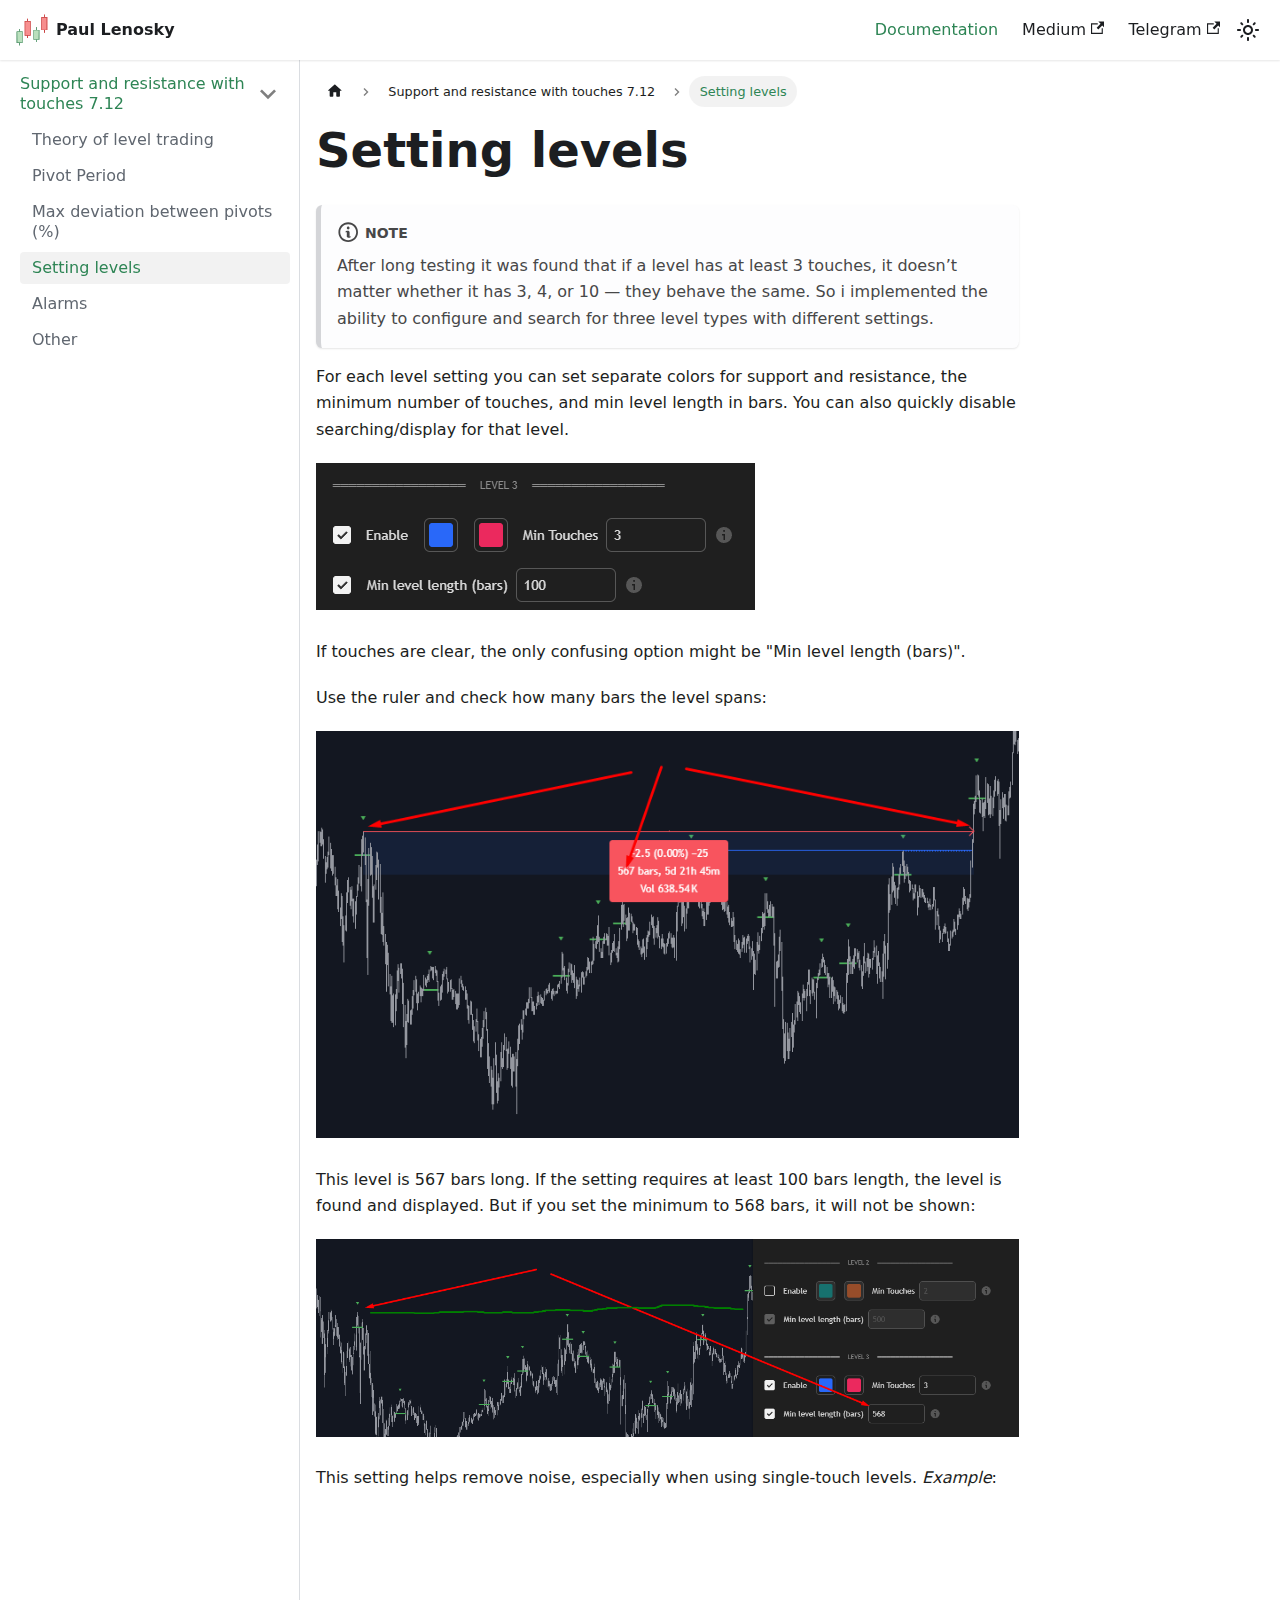
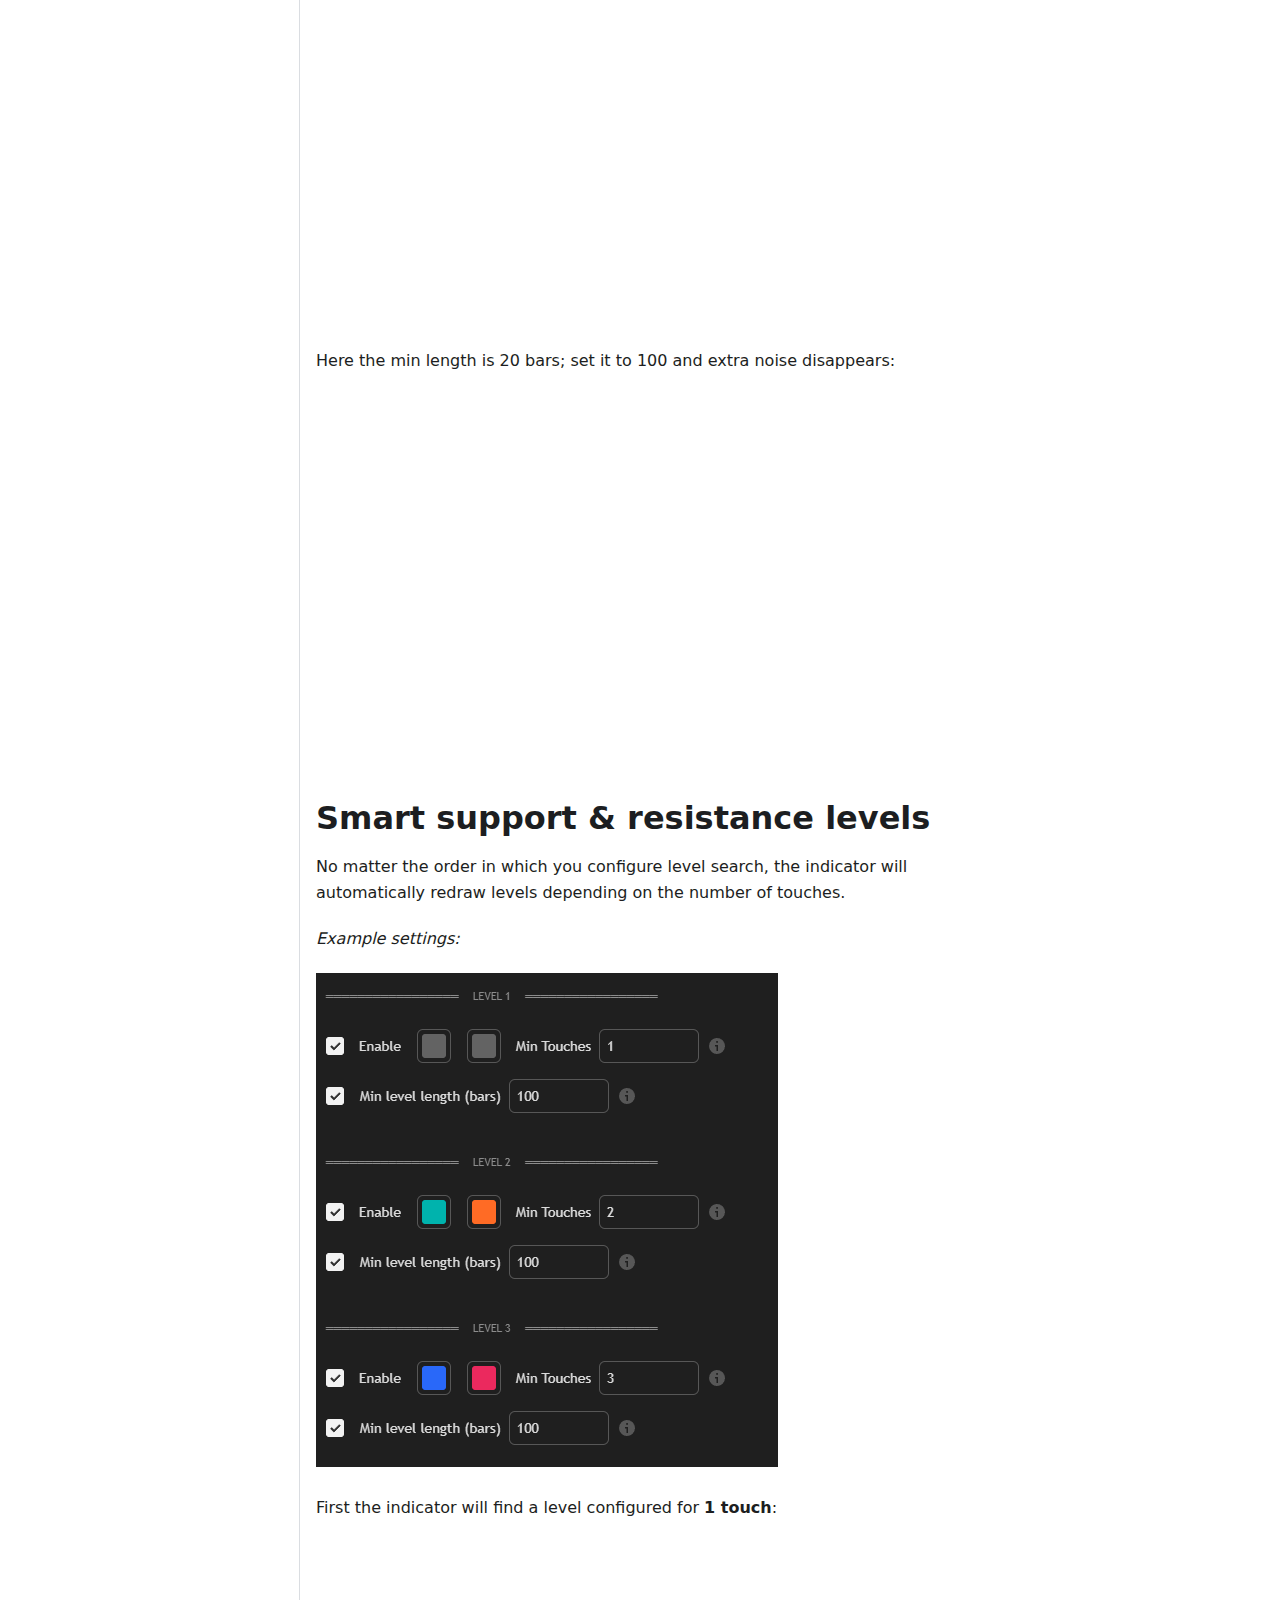
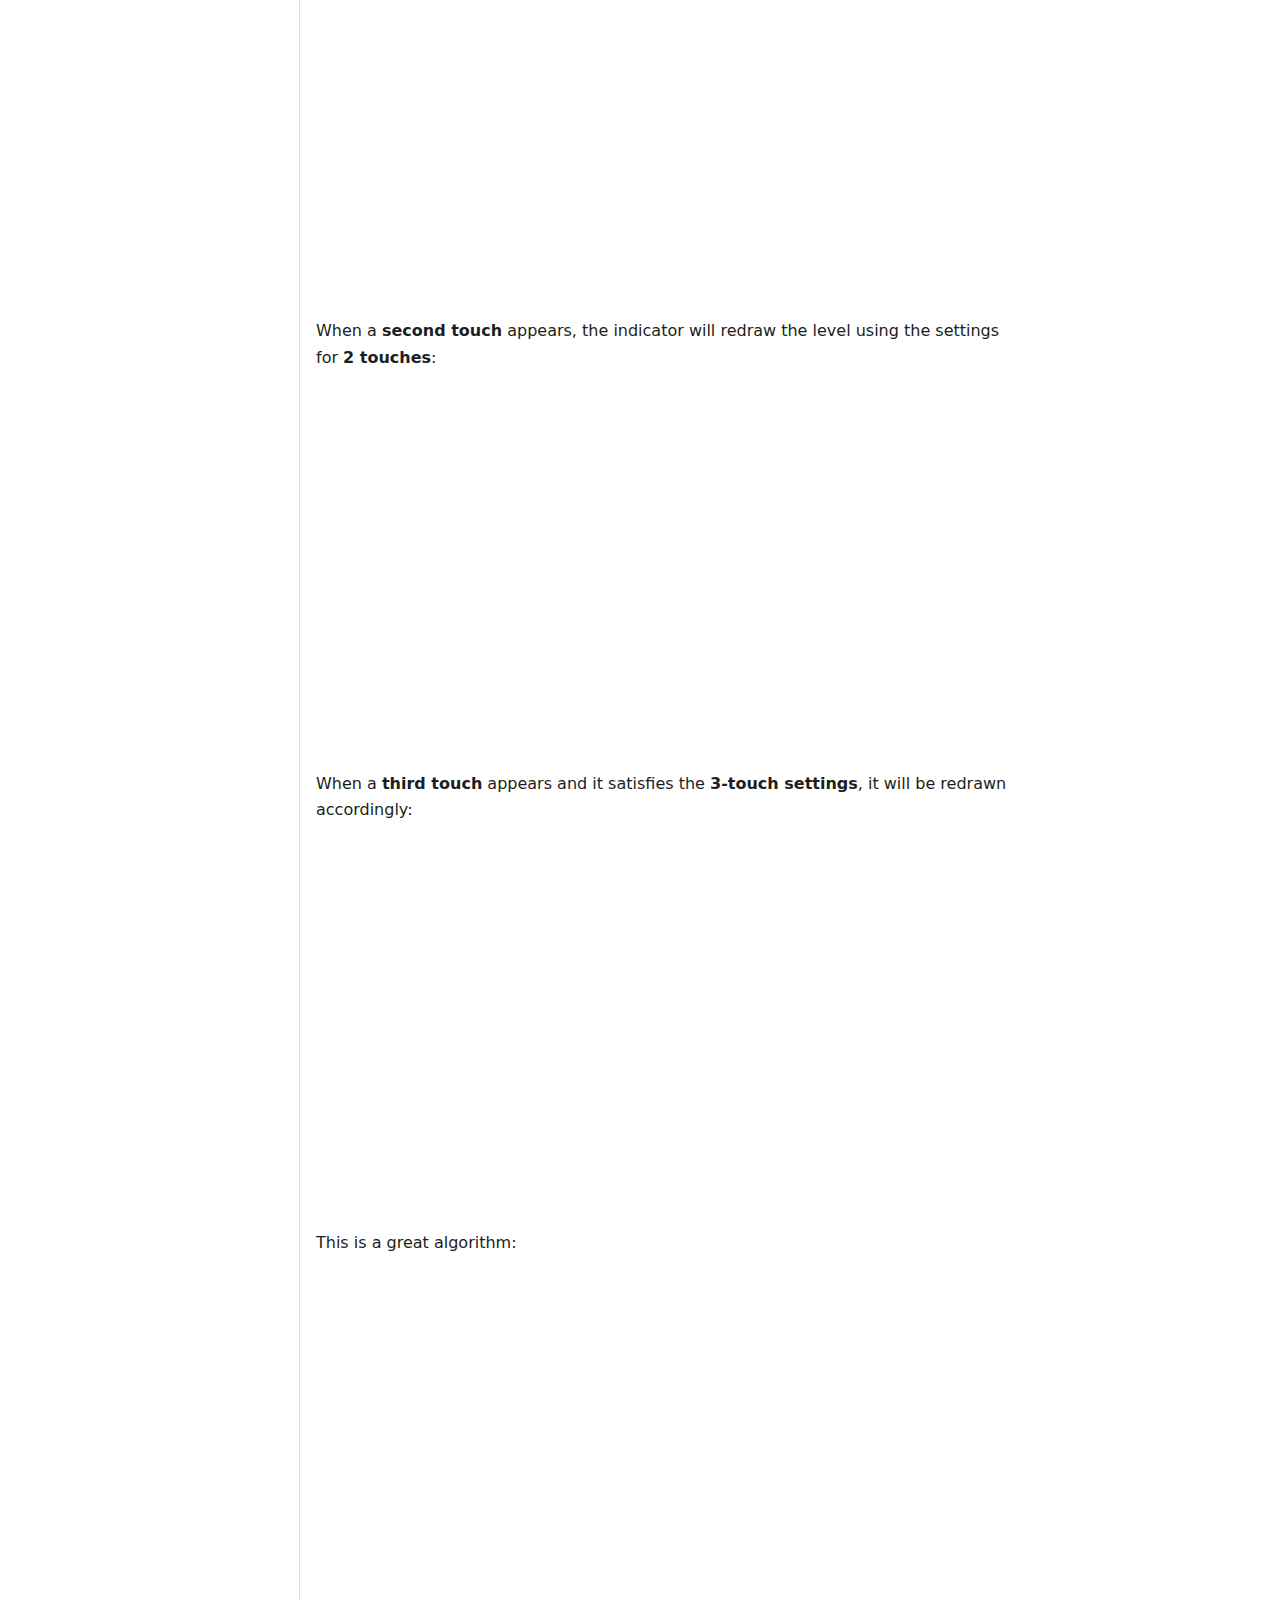
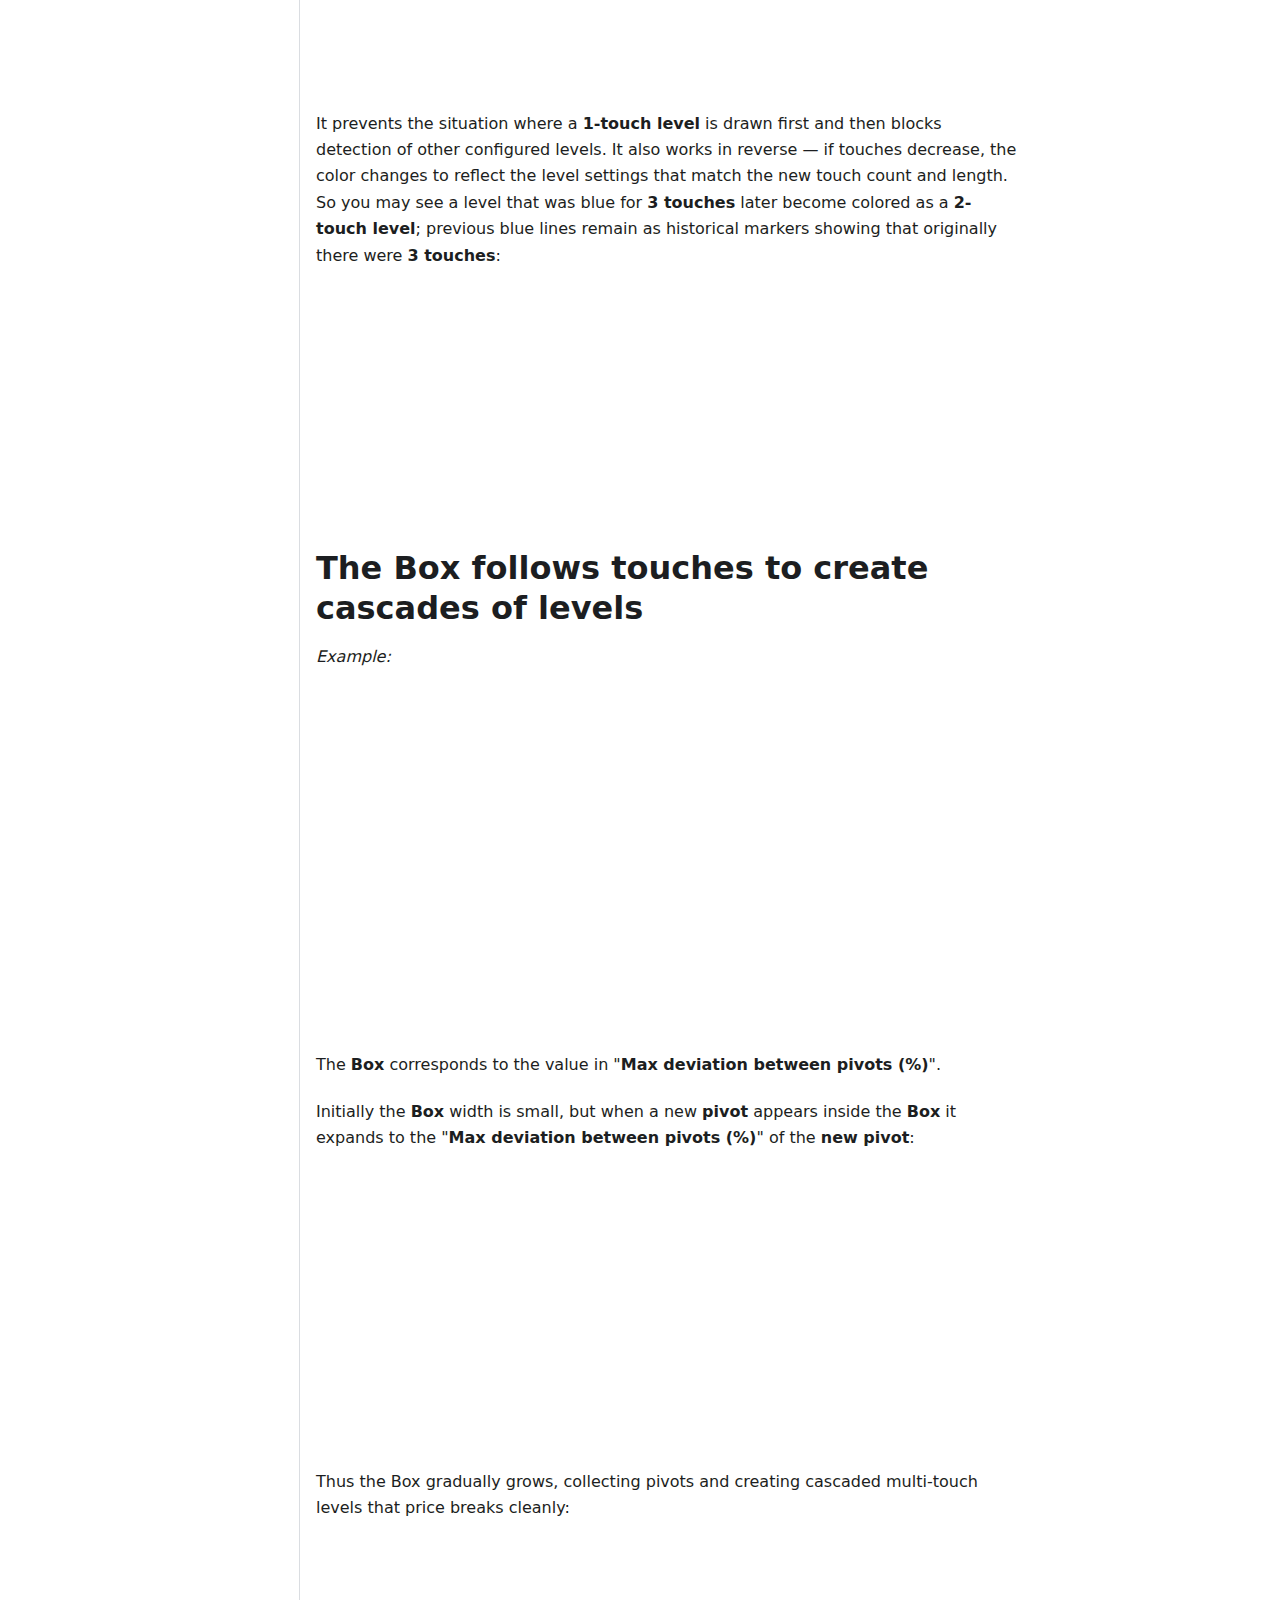
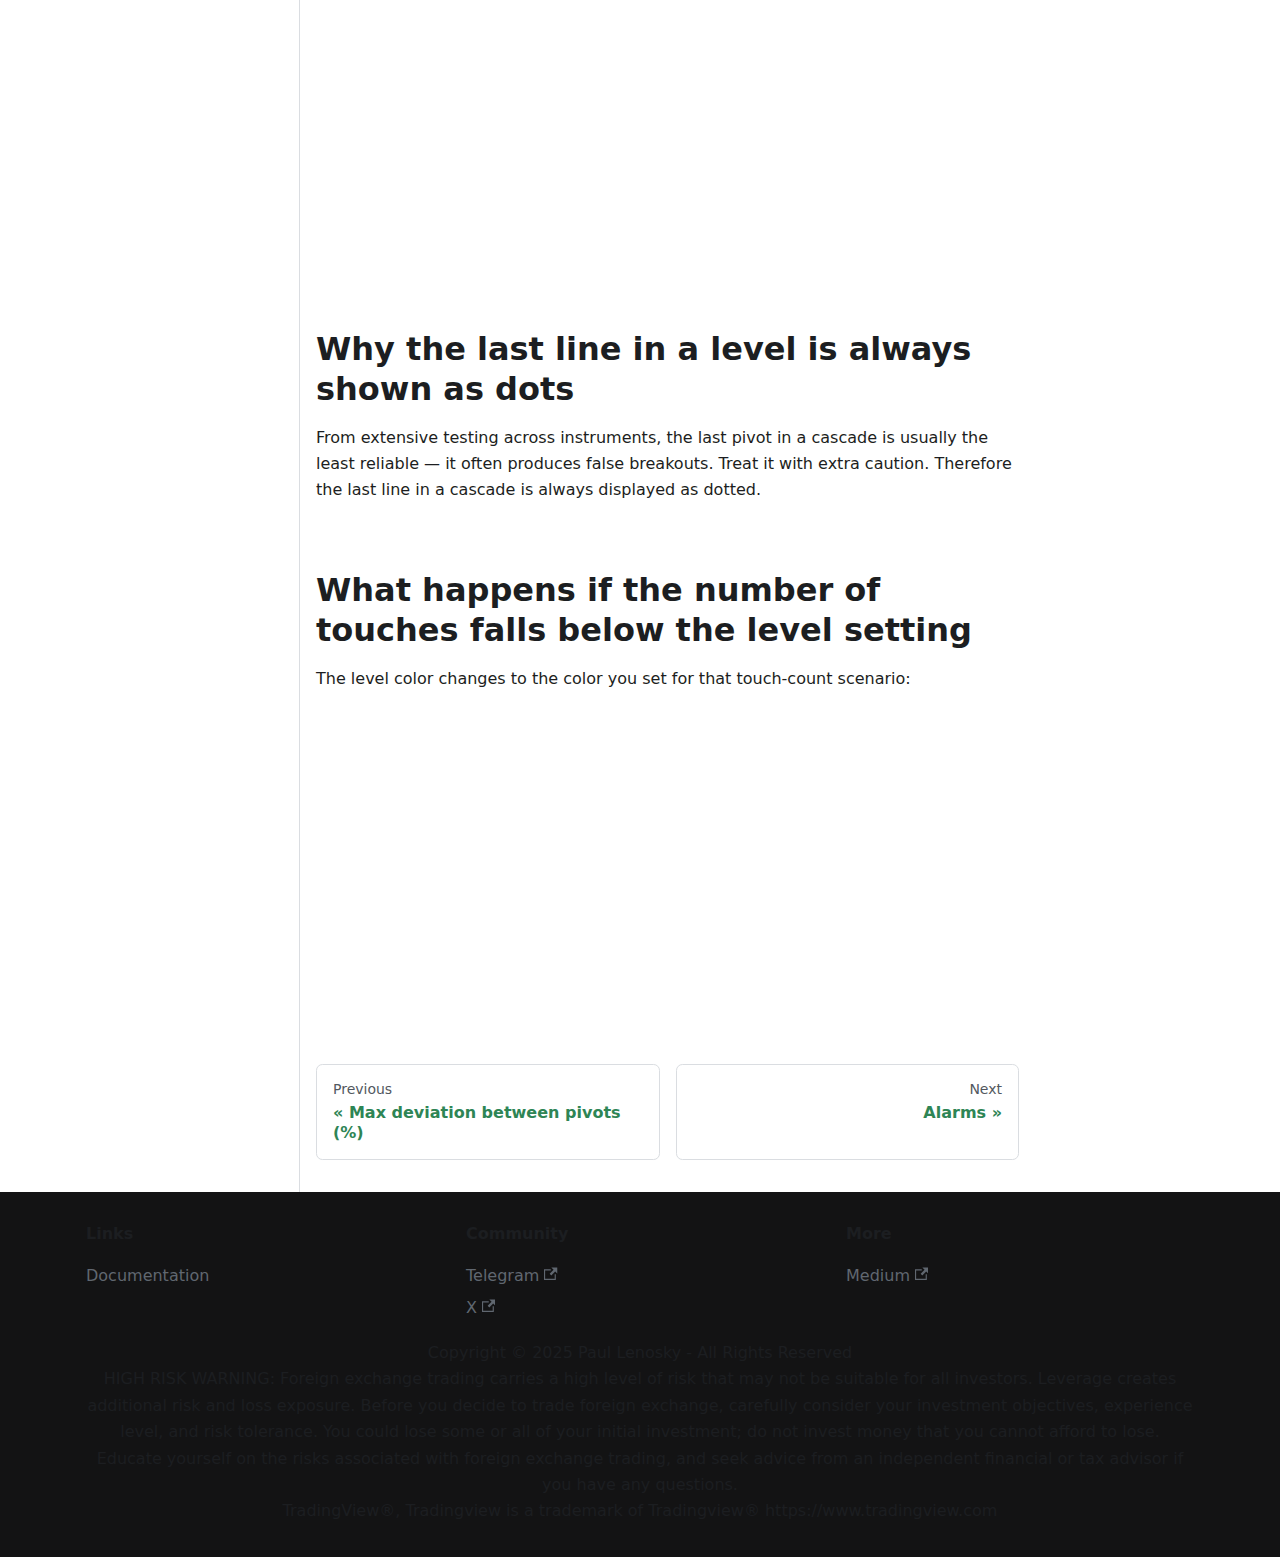
<file: docs/Support and resistance with touches 7.12/Setting levels/index.html>
<!doctype html>
<html lang="en" dir="ltr" class="docs-wrapper plugin-docs plugin-id-default docs-version-current docs-doc-page docs-doc-id-Support and resistance with touches 7.12/Setting levels" data-has-hydrated="false">
<head>
<meta charset="UTF-8">
<meta name="generator" content="Docusaurus v3.8.1">
<title data-rh="true">Setting levels | Paul Lenosky</title><meta data-rh="true" name="viewport" content="width=device-width,initial-scale=1"><meta data-rh="true" name="twitter:card" content="summary_large_image"><meta data-rh="true" property="og:image" content="https://paullenosky.github.io/img/docusaurus-social-card.jpg"><meta data-rh="true" name="twitter:image" content="https://paullenosky.github.io/img/docusaurus-social-card.jpg"><meta data-rh="true" property="og:url" content="https://paullenosky.github.io/docs/Support and resistance with touches 7.12/Setting levels"><meta data-rh="true" property="og:locale" content="en"><meta data-rh="true" name="docusaurus_locale" content="en"><meta data-rh="true" name="docsearch:language" content="en"><meta data-rh="true" name="docusaurus_version" content="current"><meta data-rh="true" name="docusaurus_tag" content="docs-default-current"><meta data-rh="true" name="docsearch:version" content="current"><meta data-rh="true" name="docsearch:docusaurus_tag" content="docs-default-current"><meta data-rh="true" property="og:title" content="Setting levels | Paul Lenosky"><meta data-rh="true" name="description" content="After long testing it was found that if a level has at least 3 touches, it doesn’t matter whether it has 3, 4, or 10 — they behave the same. So i implemented the ability to configure and search for three level types with different settings."><meta data-rh="true" property="og:description" content="After long testing it was found that if a level has at least 3 touches, it doesn’t matter whether it has 3, 4, or 10 — they behave the same. So i implemented the ability to configure and search for three level types with different settings."><link data-rh="true" rel="icon" href="/img/favicon.ico"><link data-rh="true" rel="canonical" href="https://paullenosky.github.io/docs/Support and resistance with touches 7.12/Setting levels"><link data-rh="true" rel="alternate" href="https://paullenosky.github.io/docs/Support and resistance with touches 7.12/Setting levels" hreflang="en"><link data-rh="true" rel="alternate" href="https://paullenosky.github.io/docs/Support and resistance with touches 7.12/Setting levels" hreflang="x-default"><script data-rh="true" type="application/ld+json">{"@context":"https://schema.org","@type":"BreadcrumbList","itemListElement":[{"@type":"ListItem","position":1,"name":"Setting levels","item":"https://paullenosky.github.io/docs/Support and resistance with touches 7.12/Setting levels"}]}</script><link rel="stylesheet" href="/assets/css/styles.7e462f19.css">
<script src="/assets/js/runtime~main.e2a507ab.js" defer="defer"></script>
<script src="/assets/js/main.c64d0df8.js" defer="defer"></script>
</head>
<body class="navigation-with-keyboard">
<svg xmlns="http://www.w3.org/2000/svg" style="display: none;"><defs>
<symbol id="theme-svg-external-link" viewBox="0 0 24 24"><path fill="currentColor" d="M21 13v10h-21v-19h12v2h-10v15h17v-8h2zm3-12h-10.988l4.035 4-6.977 7.07 2.828 2.828 6.977-7.07 4.125 4.172v-11z"/></symbol>
</defs></svg>
<script>!function(){var t="light";var e=function(){try{return new URLSearchParams(window.location.search).get("docusaurus-theme")}catch(t){}}()||function(){try{return window.localStorage.getItem("theme")}catch(t){}}();document.documentElement.setAttribute("data-theme",e||t),document.documentElement.setAttribute("data-theme-choice",e||t)}(),function(){try{const c=new URLSearchParams(window.location.search).entries();for(var[t,e]of c)if(t.startsWith("docusaurus-data-")){var a=t.replace("docusaurus-data-","data-");document.documentElement.setAttribute(a,e)}}catch(t){}}()</script><div id="__docusaurus"><link rel="preload" as="image" href="/img/logo.svg"><div role="region" aria-label="Skip to main content"><a class="skipToContent_fXgn" href="#__docusaurus_skipToContent_fallback">Skip to main content</a></div><nav aria-label="Main" class="theme-layout-navbar navbar navbar--fixed-top"><div class="navbar__inner"><div class="theme-layout-navbar-left navbar__items"><button aria-label="Toggle navigation bar" aria-expanded="false" class="navbar__toggle clean-btn" type="button"><svg width="30" height="30" viewBox="0 0 30 30" aria-hidden="true"><path stroke="currentColor" stroke-linecap="round" stroke-miterlimit="10" stroke-width="2" d="M4 7h22M4 15h22M4 23h22"></path></svg></button><a class="navbar__brand" href="/"><div class="navbar__logo"><img src="/img/logo.svg" alt="My Site Logo" class="themedComponent_mlkZ themedComponent--light_NVdE"><img src="/img/logo.svg" alt="My Site Logo" class="themedComponent_mlkZ themedComponent--dark_xIcU"></div><b class="navbar__title text--truncate">Paul Lenosky</b></a></div><div class="theme-layout-navbar-right navbar__items navbar__items--right"><a aria-current="page" class="navbar__item navbar__link navbar__link--active" href="/docs/Support and resistance with touches 7.12/Theory of level trading">Documentation</a><a href="https://medium.com/@paullenosky" target="_blank" rel="noopener noreferrer" class="navbar__item navbar__link">Medium<svg width="13.5" height="13.5" aria-hidden="true" class="iconExternalLink_nPIU"><use href="#theme-svg-external-link"></use></svg></a><a href="https://t.me/PaulLenosky" target="_blank" rel="noopener noreferrer" class="navbar__item navbar__link">Telegram<svg width="13.5" height="13.5" aria-hidden="true" class="iconExternalLink_nPIU"><use href="#theme-svg-external-link"></use></svg></a><div class="toggle_vylO colorModeToggle_DEke"><button class="clean-btn toggleButton_gllP toggleButtonDisabled_aARS" type="button" disabled="" title="system mode" aria-label="Switch between dark and light mode (currently system mode)"><svg viewBox="0 0 24 24" width="24" height="24" aria-hidden="true" class="toggleIcon_g3eP lightToggleIcon_pyhR"><path fill="currentColor" d="M12,9c1.65,0,3,1.35,3,3s-1.35,3-3,3s-3-1.35-3-3S10.35,9,12,9 M12,7c-2.76,0-5,2.24-5,5s2.24,5,5,5s5-2.24,5-5 S14.76,7,12,7L12,7z M2,13l2,0c0.55,0,1-0.45,1-1s-0.45-1-1-1l-2,0c-0.55,0-1,0.45-1,1S1.45,13,2,13z M20,13l2,0c0.55,0,1-0.45,1-1 s-0.45-1-1-1l-2,0c-0.55,0-1,0.45-1,1S19.45,13,20,13z M11,2v2c0,0.55,0.45,1,1,1s1-0.45,1-1V2c0-0.55-0.45-1-1-1S11,1.45,11,2z M11,20v2c0,0.55,0.45,1,1,1s1-0.45,1-1v-2c0-0.55-0.45-1-1-1C11.45,19,11,19.45,11,20z M5.99,4.58c-0.39-0.39-1.03-0.39-1.41,0 c-0.39,0.39-0.39,1.03,0,1.41l1.06,1.06c0.39,0.39,1.03,0.39,1.41,0s0.39-1.03,0-1.41L5.99,4.58z M18.36,16.95 c-0.39-0.39-1.03-0.39-1.41,0c-0.39,0.39-0.39,1.03,0,1.41l1.06,1.06c0.39,0.39,1.03,0.39,1.41,0c0.39-0.39,0.39-1.03,0-1.41 L18.36,16.95z M19.42,5.99c0.39-0.39,0.39-1.03,0-1.41c-0.39-0.39-1.03-0.39-1.41,0l-1.06,1.06c-0.39,0.39-0.39,1.03,0,1.41 s1.03,0.39,1.41,0L19.42,5.99z M7.05,18.36c0.39-0.39,0.39-1.03,0-1.41c-0.39-0.39-1.03-0.39-1.41,0l-1.06,1.06 c-0.39,0.39-0.39,1.03,0,1.41s1.03,0.39,1.41,0L7.05,18.36z"></path></svg><svg viewBox="0 0 24 24" width="24" height="24" aria-hidden="true" class="toggleIcon_g3eP darkToggleIcon_wfgR"><path fill="currentColor" d="M9.37,5.51C9.19,6.15,9.1,6.82,9.1,7.5c0,4.08,3.32,7.4,7.4,7.4c0.68,0,1.35-0.09,1.99-0.27C17.45,17.19,14.93,19,12,19 c-3.86,0-7-3.14-7-7C5,9.07,6.81,6.55,9.37,5.51z M12,3c-4.97,0-9,4.03-9,9s4.03,9,9,9s9-4.03,9-9c0-0.46-0.04-0.92-0.1-1.36 c-0.98,1.37-2.58,2.26-4.4,2.26c-2.98,0-5.4-2.42-5.4-5.4c0-1.81,0.89-3.42,2.26-4.4C12.92,3.04,12.46,3,12,3L12,3z"></path></svg><svg viewBox="0 0 24 24" width="24" height="24" aria-hidden="true" class="toggleIcon_g3eP systemToggleIcon_QzmC"><path fill="currentColor" d="m12 21c4.971 0 9-4.029 9-9s-4.029-9-9-9-9 4.029-9 9 4.029 9 9 9zm4.95-13.95c1.313 1.313 2.05 3.093 2.05 4.95s-0.738 3.637-2.05 4.95c-1.313 1.313-3.093 2.05-4.95 2.05v-14c1.857 0 3.637 0.737 4.95 2.05z"></path></svg></button></div><div class="navbarSearchContainer_Bca1"></div></div></div><div role="presentation" class="navbar-sidebar__backdrop"></div></nav><div id="__docusaurus_skipToContent_fallback" class="theme-layout-main main-wrapper mainWrapper_z2l0"><div class="docsWrapper_hBAB"><button aria-label="Scroll back to top" class="clean-btn theme-back-to-top-button backToTopButton_sjWU" type="button"></button><div class="docRoot_UBD9"><aside class="theme-doc-sidebar-container docSidebarContainer_YfHR"><div class="sidebarViewport_aRkj"><div class="sidebar_njMd"><nav aria-label="Docs sidebar" class="menu thin-scrollbar menu_SIkG"><ul class="theme-doc-sidebar-menu menu__list"><li class="theme-doc-sidebar-item-category theme-doc-sidebar-item-category-level-1 menu__list-item"><div class="menu__list-item-collapsible"><a class="menu__link menu__link--sublist menu__link--sublist-caret menu__link--active" role="button" aria-expanded="true" href="/docs/Support and resistance with touches 7.12/Theory of level trading">Support and resistance with touches 7.12</a></div><ul class="menu__list"><li class="theme-doc-sidebar-item-link theme-doc-sidebar-item-link-level-2 menu__list-item"><a class="menu__link" tabindex="0" href="/docs/Support and resistance with touches 7.12/Theory of level trading">Theory of level trading</a></li><li class="theme-doc-sidebar-item-link theme-doc-sidebar-item-link-level-2 menu__list-item"><a class="menu__link" tabindex="0" href="/docs/Support and resistance with touches 7.12/Pivot Period">Pivot Period</a></li><li class="theme-doc-sidebar-item-link theme-doc-sidebar-item-link-level-2 menu__list-item"><a class="menu__link" tabindex="0" href="/docs/Support and resistance with touches 7.12/Max deviation between pivots">Max deviation between pivots (%)</a></li><li class="theme-doc-sidebar-item-link theme-doc-sidebar-item-link-level-2 menu__list-item"><a class="menu__link menu__link--active" aria-current="page" tabindex="0" href="/docs/Support and resistance with touches 7.12/Setting levels">Setting levels</a></li><li class="theme-doc-sidebar-item-link theme-doc-sidebar-item-link-level-2 menu__list-item"><a class="menu__link" tabindex="0" href="/docs/Support and resistance with touches 7.12/Alarms">Alarms</a></li><li class="theme-doc-sidebar-item-link theme-doc-sidebar-item-link-level-2 menu__list-item"><a class="menu__link" tabindex="0" href="/docs/Support and resistance with touches 7.12/Other">Other</a></li></ul></li></ul></nav></div></div></aside><main class="docMainContainer_TBSr"><div class="container padding-top--md padding-bottom--lg"><div class="row"><div class="col docItemCol_VOVn"><div class="docItemContainer_Djhp"><article><nav class="theme-doc-breadcrumbs breadcrumbsContainer_Z_bl" aria-label="Breadcrumbs"><ul class="breadcrumbs"><li class="breadcrumbs__item"><a aria-label="Home page" class="breadcrumbs__link" href="/"><svg viewBox="0 0 24 24" class="breadcrumbHomeIcon_YNFT"><path d="M10 19v-5h4v5c0 .55.45 1 1 1h3c.55 0 1-.45 1-1v-7h1.7c.46 0 .68-.57.33-.87L12.67 3.6c-.38-.34-.96-.34-1.34 0l-8.36 7.53c-.34.3-.13.87.33.87H5v7c0 .55.45 1 1 1h3c.55 0 1-.45 1-1z" fill="currentColor"></path></svg></a></li><li class="breadcrumbs__item"><span class="breadcrumbs__link">Support and resistance with touches 7.12</span></li><li class="breadcrumbs__item breadcrumbs__item--active"><span class="breadcrumbs__link">Setting levels</span></li></ul></nav><div class="theme-doc-markdown markdown"><header><h1>Setting levels</h1></header>
<div class="theme-admonition theme-admonition-note admonition_xJq3 alert alert--secondary"><div class="admonitionHeading_Gvgb"><span class="admonitionIcon_Rf37"><svg viewBox="0 0 14 16"><path fill-rule="evenodd" d="M6.3 5.69a.942.942 0 0 1-.28-.7c0-.28.09-.52.28-.7.19-.18.42-.28.7-.28.28 0 .52.09.7.28.18.19.28.42.28.7 0 .28-.09.52-.28.7a1 1 0 0 1-.7.3c-.28 0-.52-.11-.7-.3zM8 7.99c-.02-.25-.11-.48-.31-.69-.2-.19-.42-.3-.69-.31H6c-.27.02-.48.13-.69.31-.2.2-.3.44-.31.69h1v3c.02.27.11.5.31.69.2.2.42.31.69.31h1c.27 0 .48-.11.69-.31.2-.19.3-.42.31-.69H8V7.98v.01zM7 2.3c-3.14 0-5.7 2.54-5.7 5.68 0 3.14 2.56 5.7 5.7 5.7s5.7-2.55 5.7-5.7c0-3.15-2.56-5.69-5.7-5.69v.01zM7 .98c3.86 0 7 3.14 7 7s-3.14 7-7 7-7-3.12-7-7 3.14-7 7-7z"></path></svg></span>note</div><div class="admonitionContent_BuS1"><p>After long testing it was found that if a level has at least 3 touches, it doesn’t matter whether it has 3, 4, or 10 — they behave the same. So i implemented the ability to configure and search for three level types with different settings.</p></div></div>
<p>For each level setting you can set separate colors for support and resistance, the minimum number of touches, and min level length in bars. You can also quickly disable searching/display for that level.</p>
<p><img decoding="async" loading="lazy" alt="4cf8003e846cad484efd0190bb79b929.png" src="[data-uri]" width="439" height="147" class="img_ev3q"></p>
<p>If touches are clear, the only confusing option might be &quot;Min level length (bars)&quot;.</p>
<p>Use the ruler and check how many bars the level spans:</p>
<p><img decoding="async" loading="lazy" alt="d4891d0d481f164ac20e16e0b8a38e49.png" src="/assets/images/d4891d0d481f164ac20e16e0b8a38e49-de390409fd68db84f161c712b3825957.png" width="793" height="459" class="img_ev3q"></p>
<p>This level is 567 bars long. If the setting requires at least 100 bars length, the level is found and displayed. But if you set the minimum to 568 bars, it will not be shown:</p>
<p><img decoding="async" loading="lazy" alt="d0888dbba3402fad8ea1f694650074ad.png" src="/assets/images/d0888dbba3402fad8ea1f694650074ad-1e5fdfe4392aa7bd79ecb4bf8fad1644.png" width="1240" height="348" class="img_ev3q"></p>
<p>This setting helps remove noise, especially when using single-touch levels. <em>Example</em>:</p>
<p><img decoding="async" loading="lazy" alt="2f0d047f76db68f5efa8d9fd2f876ede.png" src="/assets/images/2f0d047f76db68f5efa8d9fd2f876ede-4ef37923efa71eb1e15dad0c26e386d5.png" width="830" height="482" class="img_ev3q"></p>
<p>Here the min length is 20 bars; set it to 100 and extra noise disappears:</p>
<p><img decoding="async" loading="lazy" alt="a5e1ad72f3924c04a2a98c6ce8fe8250.png" src="[data-uri]" width="829" height="442" class="img_ev3q"></p>
<h1>Smart support &amp; resistance levels</h1>
<p>No matter the order in which you configure level search, the indicator will automatically redraw levels depending on the number of touches.</p>
<p><em>Example settings:</em></p>
<p><img decoding="async" loading="lazy" alt="4549b6e5e462a0322fde0110e96bb60e.png" src="/assets/images/4549b6e5e462a0322fde0110e96bb60e-05203a21fc39e952357382e252bfe8c2.png" width="462" height="494" class="img_ev3q"></p>
<p>First the indicator will find a level configured for <strong>1 touch</strong>:</p>
<p><img decoding="async" loading="lazy" alt="fe2b5ec695ff2f6fec3e5a45f28c172f.png" src="/assets/images/fe2b5ec695ff2f6fec3e5a45f28c172f-50e500e7f62103bd6e77ebce57599775.png" width="838" height="415" class="img_ev3q"></p>
<p>When a <strong>second touch</strong> appears, the indicator will redraw the level using the settings for <strong>2 touches</strong>:</p>
<p><img decoding="async" loading="lazy" alt="893c05af0f61692e0c011f25baa7f05d.png" src="/assets/images/893c05af0f61692e0c011f25baa7f05d-3a712945b5a5a1c668d7e8e4c0b8bacb.png" width="866" height="433" class="img_ev3q"></p>
<p>When a <strong>third touch</strong> appears and it satisfies the <strong>3-touch settings</strong>, it will be redrawn accordingly:</p>
<p><img decoding="async" loading="lazy" alt="ba0eda33959714be0c530278db2b01b1.png" src="[data-uri]" width="873" height="444" class="img_ev3q"></p>
<p>This is a great algorithm:</p>
<p><img decoding="async" loading="lazy" alt="88b44082c92b2a5c611eb98efa011a0a.png" src="[data-uri]" width="801" height="463" class="img_ev3q"></p>
<p>It prevents the situation where a <strong>1-touch level</strong> is drawn first and then blocks detection of other configured levels. It also works in reverse — if touches decrease, the color changes to reflect the level settings that match the new touch count and length. So you may see a level that was blue for <strong>3 touches</strong> later become colored as a <strong>2-touch level</strong>; previous blue lines remain as historical markers showing that originally there were <strong>3 touches</strong>:</p>
<p><img decoding="async" loading="lazy" alt="fd8c17031dd7b00a5443ea0d1d83d613.png" src="[data-uri]" width="883" height="231" class="img_ev3q"></p>
<p> </p>
<h1>The Box follows touches to create cascades of levels</h1>
<p><em>Example:</em></p>
<p><img decoding="async" loading="lazy" alt="bb50dac2d5eac263094de58748f7f8e2.png" src="[data-uri]" width="495" height="334" class="img_ev3q"></p>
<p>The <strong>Box</strong> corresponds to the value in &quot;<strong>Max deviation between pivots (%)</strong>&quot;.</p>
<p>Initially the <strong>Box</strong> width is small, but when a new <strong>pivot</strong> appears inside the <strong>Box</strong> it expands to the &quot;<strong>Max deviation between pivots (%)</strong>&quot; of the <strong>new pivot</strong>:</p>
<p><img decoding="async" loading="lazy" alt="5bb4ea10b5f2bea3eb0b618e45815ac4.png" src="[data-uri]" width="536" height="269" class="img_ev3q"></p>
<p>Thus the Box gradually grows, collecting pivots and creating cascaded multi-touch levels that price breaks cleanly:</p>
<p><img decoding="async" loading="lazy" alt="f6fb232e4611c2a39fd5c865fbffa3cd.png" src="[data-uri]" width="919" height="408" class="img_ev3q"></p>
<p> </p>
<h1>Why the last line in a level is always shown as dots</h1>
<p>From extensive testing across instruments, the last pivot in a cascade is usually the least reliable — it often produces false breakouts. Treat it with extra caution. Therefore the last line in a cascade is always displayed as dotted.</p>
<p> </p>
<h1>What happens if the number of touches falls below the level setting</h1>
<p>The level color changes to the color you set for that touch-count scenario:</p>
<p><img decoding="async" loading="lazy" alt="2a49ec775a6a45a2ba45d79422c8a5c1.png" src="/assets/images/2a49ec775a6a45a2ba45d79422c8a5c1-ad6c0191e78352ed5ba0296ce144570d.png" width="468" height="249" class="img_ev3q"></p>
<p> </p></div></article><nav class="docusaurus-mt-lg pagination-nav" aria-label="Docs pages"><a class="pagination-nav__link pagination-nav__link--prev" href="/docs/Support and resistance with touches 7.12/Max deviation between pivots"><div class="pagination-nav__sublabel">Previous</div><div class="pagination-nav__label">Max deviation between pivots (%)</div></a><a class="pagination-nav__link pagination-nav__link--next" href="/docs/Support and resistance with touches 7.12/Alarms"><div class="pagination-nav__sublabel">Next</div><div class="pagination-nav__label">Alarms</div></a></nav></div></div></div></div></main></div></div></div><footer class="theme-layout-footer footer"><div class="container container-fluid"><div class="row footer__links"><div class="theme-layout-footer-column col footer__col"><div class="footer__title">Links</div><ul class="footer__items clean-list"><li class="footer__item"><a class="footer__link-item" href="/docs/Support and resistance with touches 7.12/Theory of level trading">Documentation</a></li></ul></div><div class="theme-layout-footer-column col footer__col"><div class="footer__title">Community</div><ul class="footer__items clean-list"><li class="footer__item"><a href="https://t.me/PaulLenosky" target="_blank" rel="noopener noreferrer" class="footer__link-item">Telegram<svg width="13.5" height="13.5" aria-hidden="true" class="iconExternalLink_nPIU"><use href="#theme-svg-external-link"></use></svg></a></li><li class="footer__item"><a href="https://x.com/Paullenosky" target="_blank" rel="noopener noreferrer" class="footer__link-item">X<svg width="13.5" height="13.5" aria-hidden="true" class="iconExternalLink_nPIU"><use href="#theme-svg-external-link"></use></svg></a></li></ul></div><div class="theme-layout-footer-column col footer__col"><div class="footer__title">More</div><ul class="footer__items clean-list"><li class="footer__item"><a href="https://medium.com/@paullenosky" target="_blank" rel="noopener noreferrer" class="footer__link-item">Medium<svg width="13.5" height="13.5" aria-hidden="true" class="iconExternalLink_nPIU"><use href="#theme-svg-external-link"></use></svg></a></li></ul></div></div><div class="footer__bottom text--center"><div class="footer__copyright">Copyright © 2025 Paul Lenosky - All Rights Reserved <br>HIGH RISK WARNING: Foreign exchange trading carries a high level of risk that may not be suitable for all investors. Leverage creates additional risk and loss exposure. Before you decide to trade foreign exchange, carefully consider your investment objectives, experience level, and risk tolerance. You could lose some or all of your initial investment; do not invest money that you cannot afford to lose. Educate yourself on the risks associated with foreign exchange trading, and seek advice from an independent financial or tax advisor if you have any questions.
<br>TradingView®, Tradingview is a trademark of Tradingview® https://www.tradingview.com</div></div></div></footer></div>
</body>
</html>
</file>
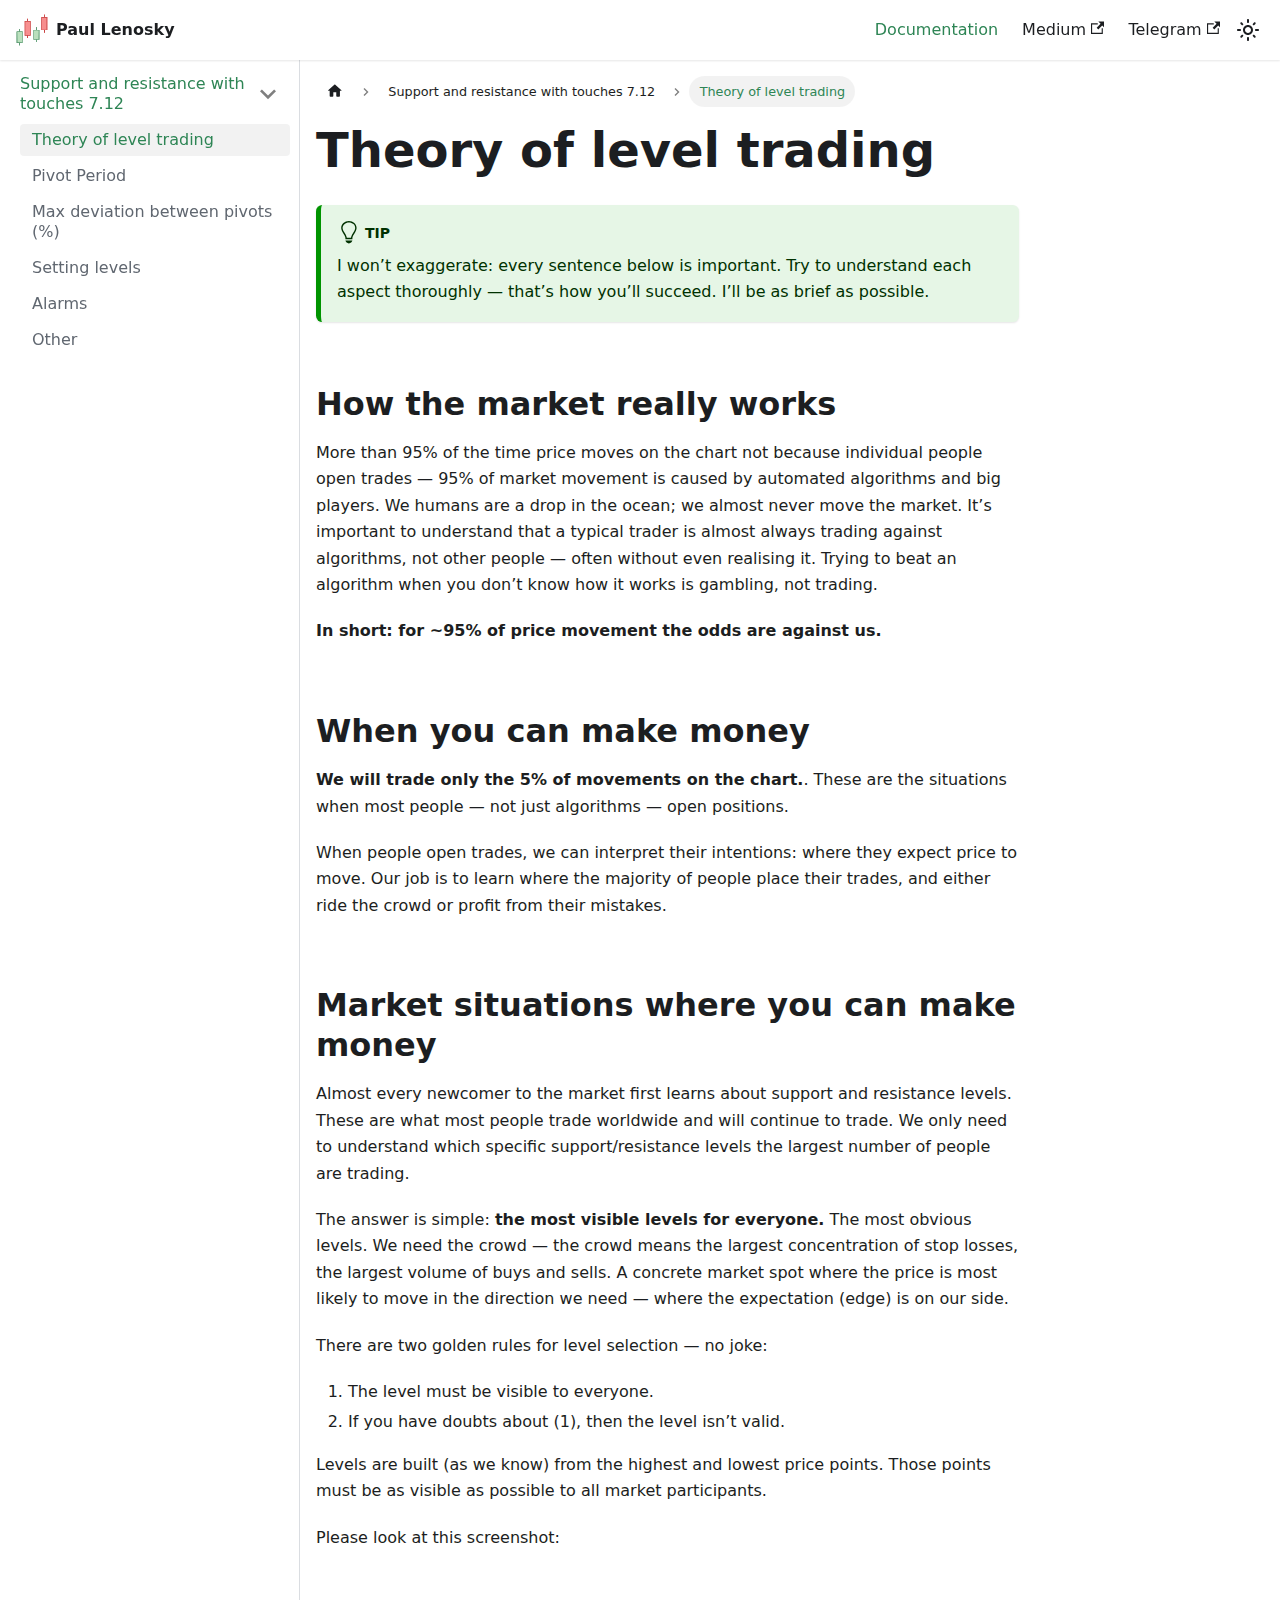
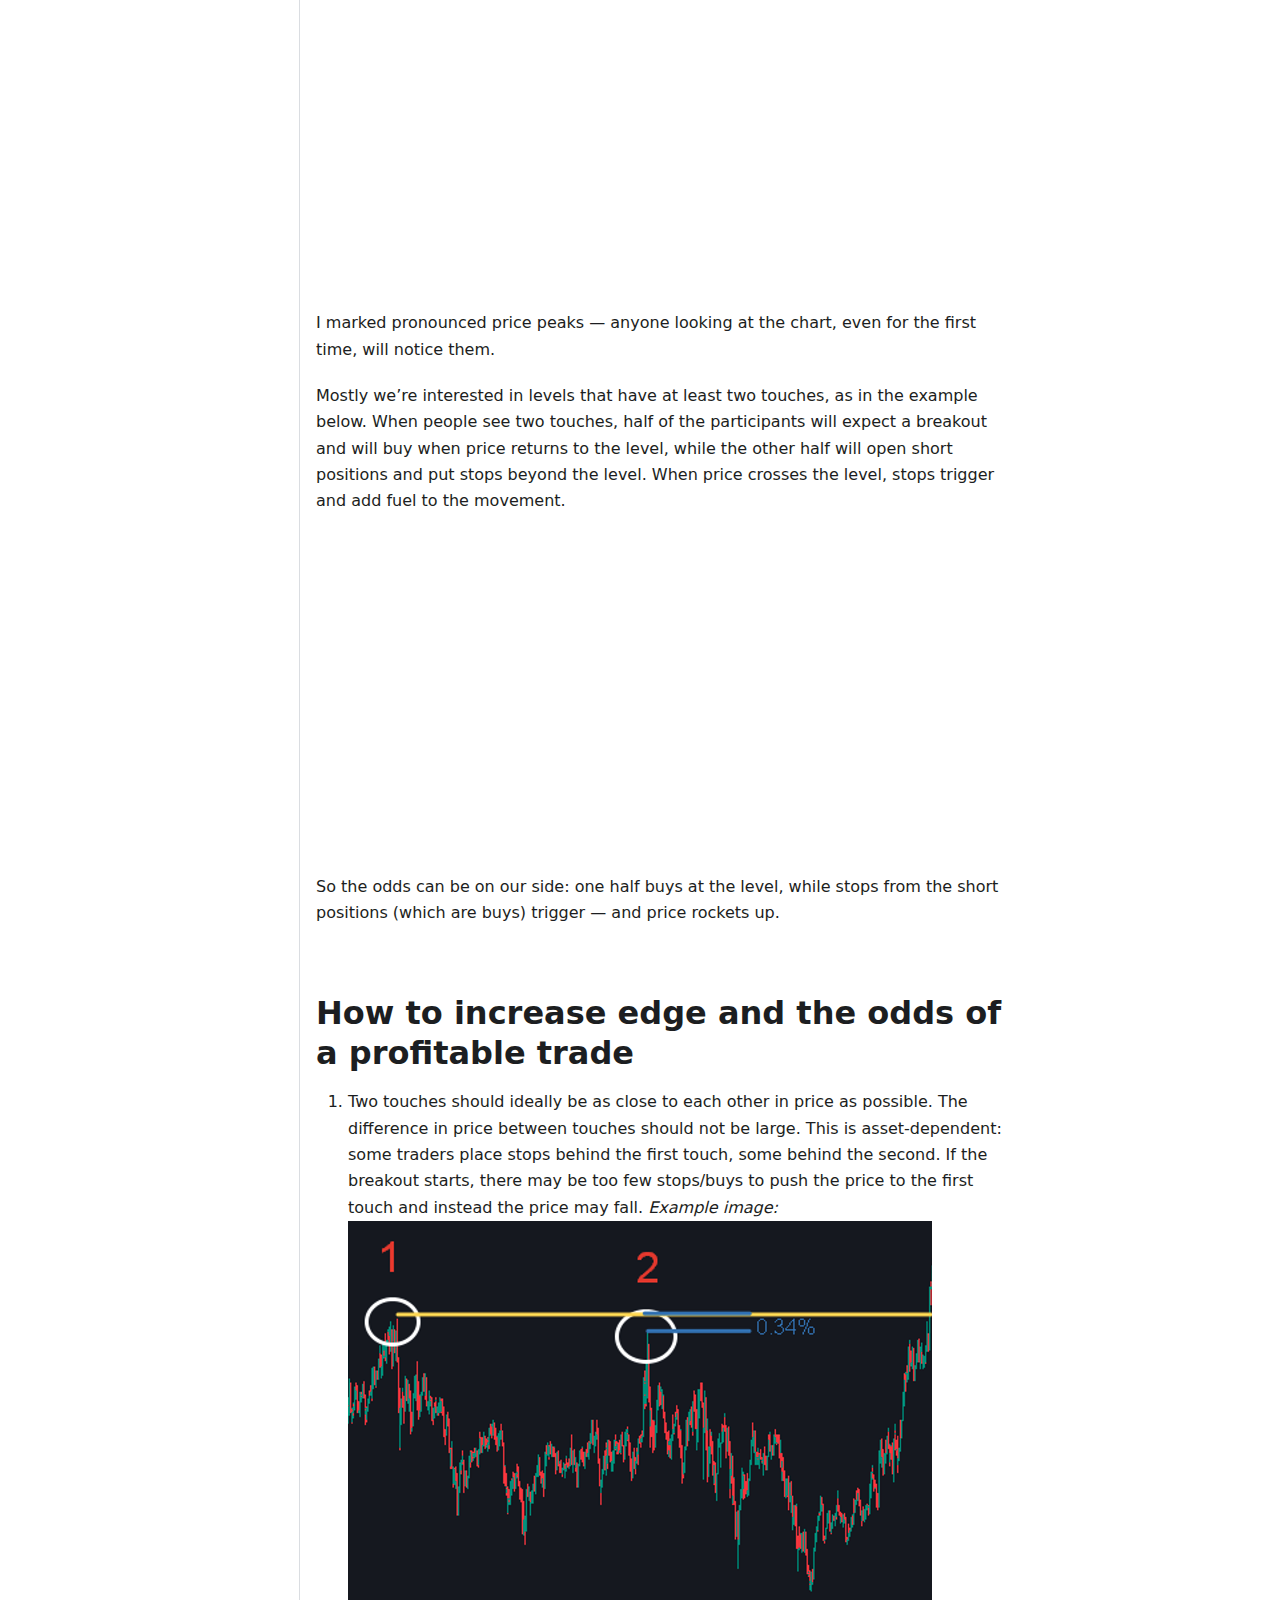
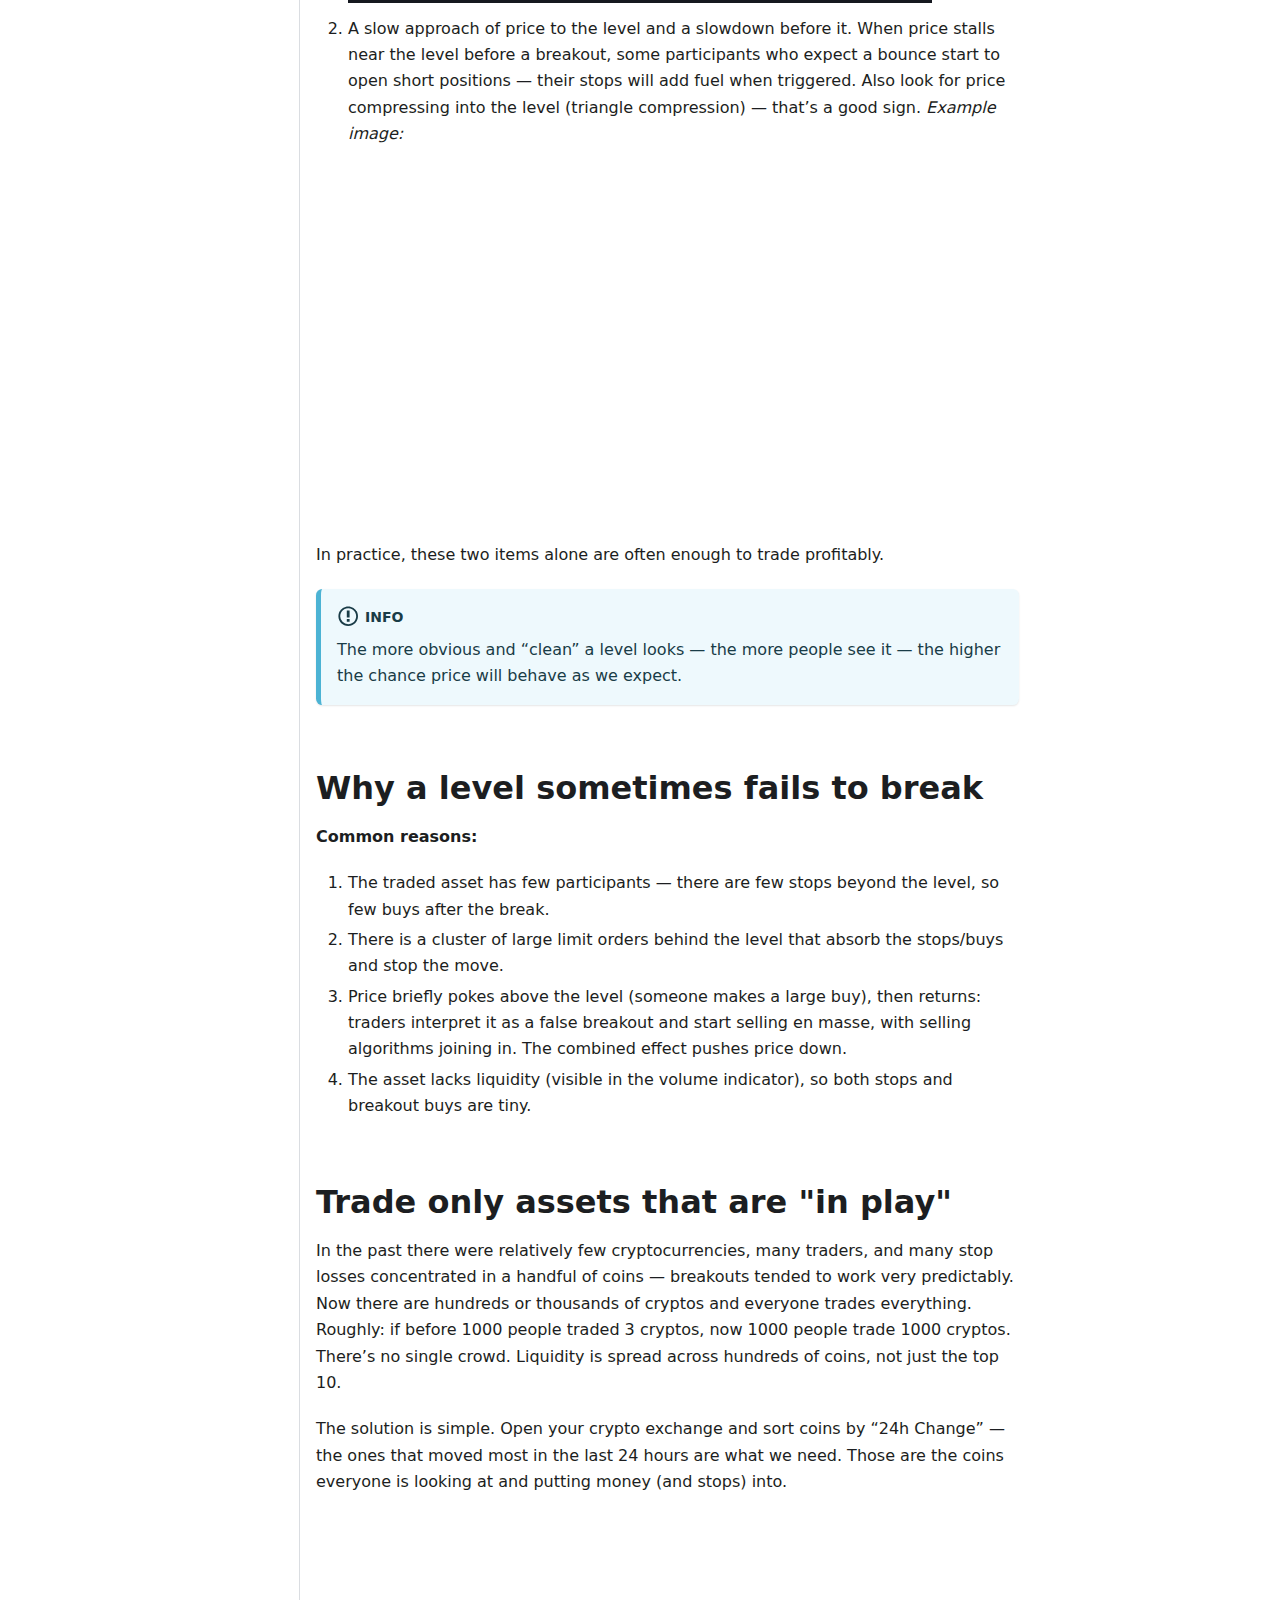
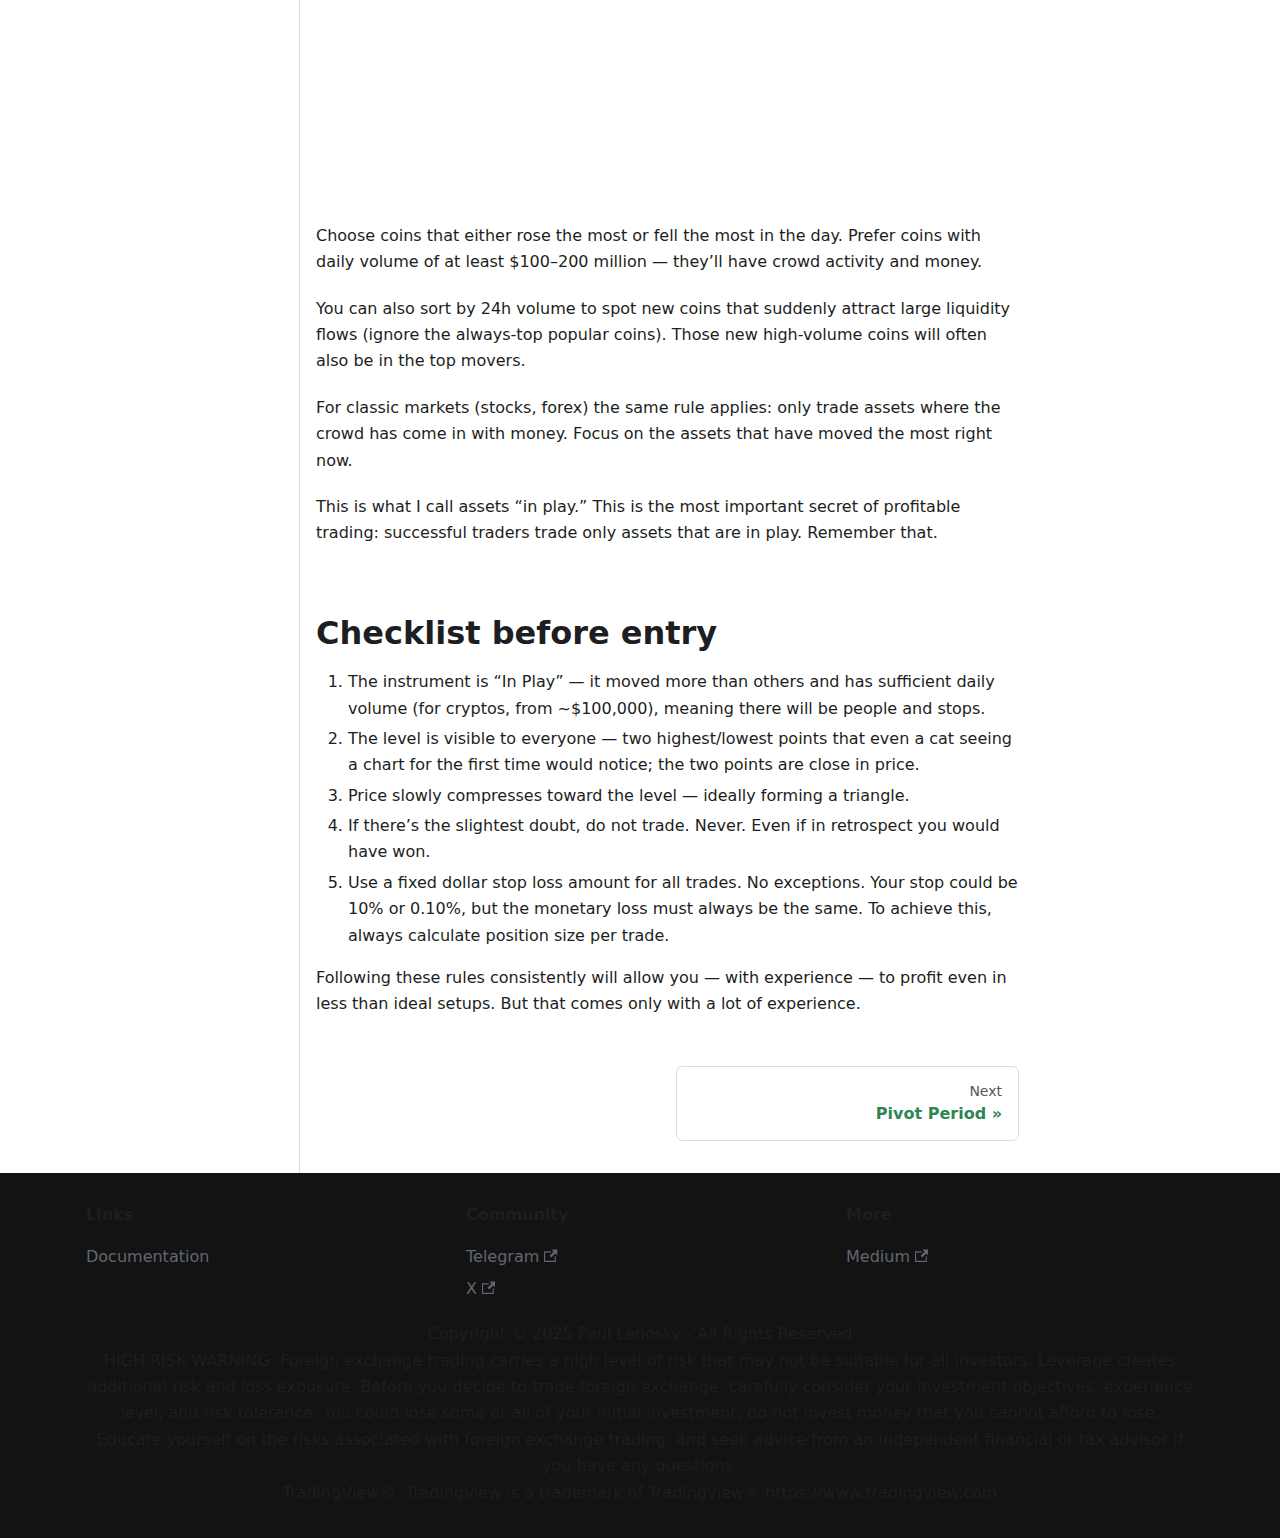
<file: docs/Support and resistance with touches 7.12/Theory of level trading/index.html>
<!doctype html>
<html lang="en" dir="ltr" class="docs-wrapper plugin-docs plugin-id-default docs-version-current docs-doc-page docs-doc-id-Support and resistance with touches 7.12/Theory of level trading" data-has-hydrated="false">
<head>
<meta charset="UTF-8">
<meta name="generator" content="Docusaurus v3.8.1">
<title data-rh="true">Theory of level trading | Paul Lenosky</title><meta data-rh="true" name="viewport" content="width=device-width,initial-scale=1"><meta data-rh="true" name="twitter:card" content="summary_large_image"><meta data-rh="true" property="og:image" content="https://paullenosky.github.io/img/docusaurus-social-card.jpg"><meta data-rh="true" name="twitter:image" content="https://paullenosky.github.io/img/docusaurus-social-card.jpg"><meta data-rh="true" property="og:url" content="https://paullenosky.github.io/docs/Support and resistance with touches 7.12/Theory of level trading"><meta data-rh="true" property="og:locale" content="en"><meta data-rh="true" name="docusaurus_locale" content="en"><meta data-rh="true" name="docsearch:language" content="en"><meta data-rh="true" name="docusaurus_version" content="current"><meta data-rh="true" name="docusaurus_tag" content="docs-default-current"><meta data-rh="true" name="docsearch:version" content="current"><meta data-rh="true" name="docsearch:docusaurus_tag" content="docs-default-current"><meta data-rh="true" property="og:title" content="Theory of level trading | Paul Lenosky"><meta data-rh="true" name="description" content="I won’t exaggerate: every sentence below is important. Try to understand each aspect thoroughly — that’s how you’ll succeed. I’ll be as brief as possible."><meta data-rh="true" property="og:description" content="I won’t exaggerate: every sentence below is important. Try to understand each aspect thoroughly — that’s how you’ll succeed. I’ll be as brief as possible."><link data-rh="true" rel="icon" href="/img/favicon.ico"><link data-rh="true" rel="canonical" href="https://paullenosky.github.io/docs/Support and resistance with touches 7.12/Theory of level trading"><link data-rh="true" rel="alternate" href="https://paullenosky.github.io/docs/Support and resistance with touches 7.12/Theory of level trading" hreflang="en"><link data-rh="true" rel="alternate" href="https://paullenosky.github.io/docs/Support and resistance with touches 7.12/Theory of level trading" hreflang="x-default"><script data-rh="true" type="application/ld+json">{"@context":"https://schema.org","@type":"BreadcrumbList","itemListElement":[{"@type":"ListItem","position":1,"name":"Theory of level trading","item":"https://paullenosky.github.io/docs/Support and resistance with touches 7.12/Theory of level trading"}]}</script><link rel="stylesheet" href="/assets/css/styles.7e462f19.css">
<script src="/assets/js/runtime~main.e2a507ab.js" defer="defer"></script>
<script src="/assets/js/main.c64d0df8.js" defer="defer"></script>
</head>
<body class="navigation-with-keyboard">
<svg xmlns="http://www.w3.org/2000/svg" style="display: none;"><defs>
<symbol id="theme-svg-external-link" viewBox="0 0 24 24"><path fill="currentColor" d="M21 13v10h-21v-19h12v2h-10v15h17v-8h2zm3-12h-10.988l4.035 4-6.977 7.07 2.828 2.828 6.977-7.07 4.125 4.172v-11z"/></symbol>
</defs></svg>
<script>!function(){var t="light";var e=function(){try{return new URLSearchParams(window.location.search).get("docusaurus-theme")}catch(t){}}()||function(){try{return window.localStorage.getItem("theme")}catch(t){}}();document.documentElement.setAttribute("data-theme",e||t),document.documentElement.setAttribute("data-theme-choice",e||t)}(),function(){try{const c=new URLSearchParams(window.location.search).entries();for(var[t,e]of c)if(t.startsWith("docusaurus-data-")){var a=t.replace("docusaurus-data-","data-");document.documentElement.setAttribute(a,e)}}catch(t){}}()</script><div id="__docusaurus"><link rel="preload" as="image" href="/img/logo.svg"><div role="region" aria-label="Skip to main content"><a class="skipToContent_fXgn" href="#__docusaurus_skipToContent_fallback">Skip to main content</a></div><nav aria-label="Main" class="theme-layout-navbar navbar navbar--fixed-top"><div class="navbar__inner"><div class="theme-layout-navbar-left navbar__items"><button aria-label="Toggle navigation bar" aria-expanded="false" class="navbar__toggle clean-btn" type="button"><svg width="30" height="30" viewBox="0 0 30 30" aria-hidden="true"><path stroke="currentColor" stroke-linecap="round" stroke-miterlimit="10" stroke-width="2" d="M4 7h22M4 15h22M4 23h22"></path></svg></button><a class="navbar__brand" href="/"><div class="navbar__logo"><img src="/img/logo.svg" alt="My Site Logo" class="themedComponent_mlkZ themedComponent--light_NVdE"><img src="/img/logo.svg" alt="My Site Logo" class="themedComponent_mlkZ themedComponent--dark_xIcU"></div><b class="navbar__title text--truncate">Paul Lenosky</b></a></div><div class="theme-layout-navbar-right navbar__items navbar__items--right"><a aria-current="page" class="navbar__item navbar__link navbar__link--active" href="/docs/Support and resistance with touches 7.12/Theory of level trading">Documentation</a><a href="https://medium.com/@paullenosky" target="_blank" rel="noopener noreferrer" class="navbar__item navbar__link">Medium<svg width="13.5" height="13.5" aria-hidden="true" class="iconExternalLink_nPIU"><use href="#theme-svg-external-link"></use></svg></a><a href="https://t.me/PaulLenosky" target="_blank" rel="noopener noreferrer" class="navbar__item navbar__link">Telegram<svg width="13.5" height="13.5" aria-hidden="true" class="iconExternalLink_nPIU"><use href="#theme-svg-external-link"></use></svg></a><div class="toggle_vylO colorModeToggle_DEke"><button class="clean-btn toggleButton_gllP toggleButtonDisabled_aARS" type="button" disabled="" title="system mode" aria-label="Switch between dark and light mode (currently system mode)"><svg viewBox="0 0 24 24" width="24" height="24" aria-hidden="true" class="toggleIcon_g3eP lightToggleIcon_pyhR"><path fill="currentColor" d="M12,9c1.65,0,3,1.35,3,3s-1.35,3-3,3s-3-1.35-3-3S10.35,9,12,9 M12,7c-2.76,0-5,2.24-5,5s2.24,5,5,5s5-2.24,5-5 S14.76,7,12,7L12,7z M2,13l2,0c0.55,0,1-0.45,1-1s-0.45-1-1-1l-2,0c-0.55,0-1,0.45-1,1S1.45,13,2,13z M20,13l2,0c0.55,0,1-0.45,1-1 s-0.45-1-1-1l-2,0c-0.55,0-1,0.45-1,1S19.45,13,20,13z M11,2v2c0,0.55,0.45,1,1,1s1-0.45,1-1V2c0-0.55-0.45-1-1-1S11,1.45,11,2z M11,20v2c0,0.55,0.45,1,1,1s1-0.45,1-1v-2c0-0.55-0.45-1-1-1C11.45,19,11,19.45,11,20z M5.99,4.58c-0.39-0.39-1.03-0.39-1.41,0 c-0.39,0.39-0.39,1.03,0,1.41l1.06,1.06c0.39,0.39,1.03,0.39,1.41,0s0.39-1.03,0-1.41L5.99,4.58z M18.36,16.95 c-0.39-0.39-1.03-0.39-1.41,0c-0.39,0.39-0.39,1.03,0,1.41l1.06,1.06c0.39,0.39,1.03,0.39,1.41,0c0.39-0.39,0.39-1.03,0-1.41 L18.36,16.95z M19.42,5.99c0.39-0.39,0.39-1.03,0-1.41c-0.39-0.39-1.03-0.39-1.41,0l-1.06,1.06c-0.39,0.39-0.39,1.03,0,1.41 s1.03,0.39,1.41,0L19.42,5.99z M7.05,18.36c0.39-0.39,0.39-1.03,0-1.41c-0.39-0.39-1.03-0.39-1.41,0l-1.06,1.06 c-0.39,0.39-0.39,1.03,0,1.41s1.03,0.39,1.41,0L7.05,18.36z"></path></svg><svg viewBox="0 0 24 24" width="24" height="24" aria-hidden="true" class="toggleIcon_g3eP darkToggleIcon_wfgR"><path fill="currentColor" d="M9.37,5.51C9.19,6.15,9.1,6.82,9.1,7.5c0,4.08,3.32,7.4,7.4,7.4c0.68,0,1.35-0.09,1.99-0.27C17.45,17.19,14.93,19,12,19 c-3.86,0-7-3.14-7-7C5,9.07,6.81,6.55,9.37,5.51z M12,3c-4.97,0-9,4.03-9,9s4.03,9,9,9s9-4.03,9-9c0-0.46-0.04-0.92-0.1-1.36 c-0.98,1.37-2.58,2.26-4.4,2.26c-2.98,0-5.4-2.42-5.4-5.4c0-1.81,0.89-3.42,2.26-4.4C12.92,3.04,12.46,3,12,3L12,3z"></path></svg><svg viewBox="0 0 24 24" width="24" height="24" aria-hidden="true" class="toggleIcon_g3eP systemToggleIcon_QzmC"><path fill="currentColor" d="m12 21c4.971 0 9-4.029 9-9s-4.029-9-9-9-9 4.029-9 9 4.029 9 9 9zm4.95-13.95c1.313 1.313 2.05 3.093 2.05 4.95s-0.738 3.637-2.05 4.95c-1.313 1.313-3.093 2.05-4.95 2.05v-14c1.857 0 3.637 0.737 4.95 2.05z"></path></svg></button></div><div class="navbarSearchContainer_Bca1"></div></div></div><div role="presentation" class="navbar-sidebar__backdrop"></div></nav><div id="__docusaurus_skipToContent_fallback" class="theme-layout-main main-wrapper mainWrapper_z2l0"><div class="docsWrapper_hBAB"><button aria-label="Scroll back to top" class="clean-btn theme-back-to-top-button backToTopButton_sjWU" type="button"></button><div class="docRoot_UBD9"><aside class="theme-doc-sidebar-container docSidebarContainer_YfHR"><div class="sidebarViewport_aRkj"><div class="sidebar_njMd"><nav aria-label="Docs sidebar" class="menu thin-scrollbar menu_SIkG"><ul class="theme-doc-sidebar-menu menu__list"><li class="theme-doc-sidebar-item-category theme-doc-sidebar-item-category-level-1 menu__list-item"><div class="menu__list-item-collapsible"><a class="menu__link menu__link--sublist menu__link--sublist-caret menu__link--active" role="button" aria-expanded="true" href="/docs/Support and resistance with touches 7.12/Theory of level trading">Support and resistance with touches 7.12</a></div><ul class="menu__list"><li class="theme-doc-sidebar-item-link theme-doc-sidebar-item-link-level-2 menu__list-item"><a class="menu__link menu__link--active" aria-current="page" tabindex="0" href="/docs/Support and resistance with touches 7.12/Theory of level trading">Theory of level trading</a></li><li class="theme-doc-sidebar-item-link theme-doc-sidebar-item-link-level-2 menu__list-item"><a class="menu__link" tabindex="0" href="/docs/Support and resistance with touches 7.12/Pivot Period">Pivot Period</a></li><li class="theme-doc-sidebar-item-link theme-doc-sidebar-item-link-level-2 menu__list-item"><a class="menu__link" tabindex="0" href="/docs/Support and resistance with touches 7.12/Max deviation between pivots">Max deviation between pivots (%)</a></li><li class="theme-doc-sidebar-item-link theme-doc-sidebar-item-link-level-2 menu__list-item"><a class="menu__link" tabindex="0" href="/docs/Support and resistance with touches 7.12/Setting levels">Setting levels</a></li><li class="theme-doc-sidebar-item-link theme-doc-sidebar-item-link-level-2 menu__list-item"><a class="menu__link" tabindex="0" href="/docs/Support and resistance with touches 7.12/Alarms">Alarms</a></li><li class="theme-doc-sidebar-item-link theme-doc-sidebar-item-link-level-2 menu__list-item"><a class="menu__link" tabindex="0" href="/docs/Support and resistance with touches 7.12/Other">Other</a></li></ul></li></ul></nav></div></div></aside><main class="docMainContainer_TBSr"><div class="container padding-top--md padding-bottom--lg"><div class="row"><div class="col docItemCol_VOVn"><div class="docItemContainer_Djhp"><article><nav class="theme-doc-breadcrumbs breadcrumbsContainer_Z_bl" aria-label="Breadcrumbs"><ul class="breadcrumbs"><li class="breadcrumbs__item"><a aria-label="Home page" class="breadcrumbs__link" href="/"><svg viewBox="0 0 24 24" class="breadcrumbHomeIcon_YNFT"><path d="M10 19v-5h4v5c0 .55.45 1 1 1h3c.55 0 1-.45 1-1v-7h1.7c.46 0 .68-.57.33-.87L12.67 3.6c-.38-.34-.96-.34-1.34 0l-8.36 7.53c-.34.3-.13.87.33.87H5v7c0 .55.45 1 1 1h3c.55 0 1-.45 1-1z" fill="currentColor"></path></svg></a></li><li class="breadcrumbs__item"><span class="breadcrumbs__link">Support and resistance with touches 7.12</span></li><li class="breadcrumbs__item breadcrumbs__item--active"><span class="breadcrumbs__link">Theory of level trading</span></li></ul></nav><div class="theme-doc-markdown markdown"><header><h1>Theory of level trading</h1></header>
<div class="theme-admonition theme-admonition-tip admonition_xJq3 alert alert--success"><div class="admonitionHeading_Gvgb"><span class="admonitionIcon_Rf37"><svg viewBox="0 0 12 16"><path fill-rule="evenodd" d="M6.5 0C3.48 0 1 2.19 1 5c0 .92.55 2.25 1 3 1.34 2.25 1.78 2.78 2 4v1h5v-1c.22-1.22.66-1.75 2-4 .45-.75 1-2.08 1-3 0-2.81-2.48-5-5.5-5zm3.64 7.48c-.25.44-.47.8-.67 1.11-.86 1.41-1.25 2.06-1.45 3.23-.02.05-.02.11-.02.17H5c0-.06 0-.13-.02-.17-.2-1.17-.59-1.83-1.45-3.23-.2-.31-.42-.67-.67-1.11C2.44 6.78 2 5.65 2 5c0-2.2 2.02-4 4.5-4 1.22 0 2.36.42 3.22 1.19C10.55 2.94 11 3.94 11 5c0 .66-.44 1.78-.86 2.48zM4 14h5c-.23 1.14-1.3 2-2.5 2s-2.27-.86-2.5-2z"></path></svg></span>tip</div><div class="admonitionContent_BuS1"><p>I won’t exaggerate: every sentence below is important. Try to understand each aspect thoroughly — that’s how you’ll succeed. I’ll be as brief as possible.</p></div></div>
<p> </p>
<h1>How the market really works</h1>
<p>More than 95% of the time price moves on the chart not because individual people open trades — 95% of market movement is caused by automated algorithms and big players. We humans are a drop in the ocean; we almost never move the market. It’s important to understand that a typical trader is almost always trading against algorithms, not other people — often without even realising it. Trying to beat an algorithm when you don’t know how it works is gambling, not trading.</p>
<p><strong>In short: for ~95% of price movement the odds are against us.</strong></p>
<p> </p>
<h1>When you can make money</h1>
<p><strong>We will trade only the 5% of movements on the chart.</strong>. These are the situations when most people — not just algorithms — open positions.</p>
<p>When people open trades, we can interpret their intentions: where they expect price to move. Our job is to learn where the majority of people place their trades, and either ride the crowd or profit from their mistakes.</p>
<p> </p>
<h1>Market situations where you can make money</h1>
<p>Almost every newcomer to the market first learns about support and resistance levels. These are what most people trade worldwide and will continue to trade. We only need to understand which specific support/resistance levels the largest number of people are trading.</p>
<p>The answer is simple: <strong>the most visible levels for everyone.</strong> The most obvious levels. We need the crowd — the crowd means the largest concentration of stop losses, the largest volume of buys and sells. A concrete market spot where the price is most likely to move in the direction we need — where the expectation (edge) is on our side.</p>
<p>There are two golden rules for level selection — no joke:</p>
<ol>
<li>The level must be visible to everyone.</li>
<li>If you have doubts about (1), then the level isn’t valid.</li>
</ol>
<p>Levels are built (as we know) from the highest and lowest price points. Those points must be as visible as possible to all market participants.</p>
<p>Please look at this screenshot:</p>
<p><img decoding="async" loading="lazy" alt="625eb742c25ec3b38d16428c25cf89fc.png" src="/assets/images/625eb742c25ec3b38d16428c25cf89fc-110ac3a4eb4debe05ec8aa87355e125a.png" width="1746" height="772" class="img_ev3q"></p>
<p>I marked pronounced price peaks — anyone looking at the chart, even for the first time, will notice them.</p>
<p>Mostly we’re interested in levels that have at least two touches, as in the example below. When people see two touches, half of the participants will expect a breakout and will buy when price returns to the level, while the other half will open short positions and put stops beyond the level. When price crosses the level, stops trigger and add fuel to the movement.</p>
<p><img decoding="async" loading="lazy" alt="55bbef4956f781b6c755143f911a0942.png" src="/assets/images/55bbef4956f781b6c755143f911a0942-4266d8369e06644ab893534bcf893a76.png" width="1746" height="772" class="img_ev3q"></p>
<p>So the odds can be on our side: one half buys at the level, while stops from the short positions (which are buys) trigger — and price rockets up.</p>
<p> </p>
<h1>How to increase edge and the odds of a profitable trade</h1>
<ol>
<li>Two touches should ideally be as close to each other in price as possible. The difference in price between touches should not be large. This is asset-dependent: some traders place stops behind the first touch, some behind the second. If the breakout starts, there may be too few stops/buys to push the price to the first touch and instead the price may fall. <em>Example image:</em><img decoding="async" loading="lazy" alt="4371f09e7f40c84799825606a8a56d42.png" src="/assets/images/4371f09e7f40c84799825606a8a56d42-5cbf9fe9b9c31ae504038ad36417614e.png" width="584" height="382" class="img_ev3q"></li>
<li>A slow approach of price to the level and a slowdown before it. When price stalls near the level before a breakout, some participants who expect a bounce start to open short positions — their stops will add fuel when triggered. Also look for price compressing into the level (triangle compression) — that’s a good sign. <em>Example image:</em><img decoding="async" loading="lazy" alt="3ccd947d1209442ae5d426ce99433791.png" src="/assets/images/3ccd947d1209442ae5d426ce99433791-f4f2db9f4a0963b847af183c52f5b1e7.png" width="766" height="423" class="img_ev3q"></li>
</ol>
<p>In practice, these two items alone are often enough to trade profitably.</p>
<div class="theme-admonition theme-admonition-info admonition_xJq3 alert alert--info"><div class="admonitionHeading_Gvgb"><span class="admonitionIcon_Rf37"><svg viewBox="0 0 14 16"><path fill-rule="evenodd" d="M7 2.3c3.14 0 5.7 2.56 5.7 5.7s-2.56 5.7-5.7 5.7A5.71 5.71 0 0 1 1.3 8c0-3.14 2.56-5.7 5.7-5.7zM7 1C3.14 1 0 4.14 0 8s3.14 7 7 7 7-3.14 7-7-3.14-7-7-7zm1 3H6v5h2V4zm0 6H6v2h2v-2z"></path></svg></span>info</div><div class="admonitionContent_BuS1"><p>The more obvious and “clean” a level looks — the more people see it — the higher the chance price will behave as we expect.</p></div></div>
<p> </p>
<h1>Why a level sometimes fails to break</h1>
<p><strong>Common reasons:</strong></p>
<ol>
<li>The traded asset has few participants — there are few stops beyond the level, so few buys after the break.</li>
<li>There is a cluster of large limit orders behind the level that absorb the stops/buys and stop the move.</li>
<li>Price briefly pokes above the level (someone makes a large buy), then returns: traders interpret it as a false breakout and start selling en masse, with selling algorithms joining in. The combined effect pushes price down.</li>
<li>The asset lacks liquidity (visible in the volume indicator), so both stops and breakout buys are tiny.</li>
</ol>
<p> </p>
<h1>Trade only assets that are &quot;in play&quot;</h1>
<p>In the past there were relatively few cryptocurrencies, many traders, and many stop losses concentrated in a handful of coins — breakouts tended to work very predictably. Now there are hundreds or thousands of cryptos and everyone trades everything. Roughly: if before 1000 people traded 3 cryptos, now 1000 people trade 1000 cryptos. There’s no single crowd. Liquidity is spread across hundreds of coins, not just the top 10.</p>
<p>The solution is simple. Open your crypto exchange and sort coins by “24h Change” — the ones that moved most in the last 24 hours are what we need. Those are the coins everyone is looking at and putting money (and stops) into.</p>
<p><img decoding="async" loading="lazy" alt="a0f5fa24d495bcaaecc2ba5f81f8d04e.png" src="/assets/images/a0f5fa24d495bcaaecc2ba5f81f8d04e-7bb50a69412bad4fe09991df2a54c935.png" width="1094" height="434" class="img_ev3q"></p>
<p>Choose coins that either rose the most or fell the most in the day. Prefer coins with daily volume of at least $100–200 million — they’ll have crowd activity and money.</p>
<p>You can also sort by 24h volume to spot new coins that suddenly attract large liquidity flows (ignore the always-top popular coins). Those new high-volume coins will often also be in the top movers.</p>
<p>For classic markets (stocks, forex) the same rule applies: only trade assets where the crowd has come in with money. Focus on the assets that have moved the most right now.</p>
<p>This is what I call assets “in play.” This is the most important secret of profitable trading: successful traders trade only assets that are in play. Remember that.</p>
<p> </p>
<h1>Checklist before entry</h1>
<ol>
<li>The instrument is “In Play” — it moved more than others and has sufficient daily volume (for cryptos, from ~$100,000), meaning there will be people and stops.</li>
<li>The level is visible to everyone — two highest/lowest points that even a cat seeing a chart for the first time would notice; the two points are close in price.</li>
<li>Price slowly compresses toward the level — ideally forming a triangle.</li>
<li>If there’s the slightest doubt, do not trade. Never. Even if in retrospect you would have won.</li>
<li>Use a fixed dollar stop loss amount for all trades. No exceptions. Your stop could be 10% or 0.10%, but the monetary loss must always be the same. To achieve this, always calculate position size per trade.</li>
</ol>
<p>Following these rules consistently will allow you — with experience — to profit even in less than ideal setups. But that comes only with a lot of experience.</p></div></article><nav class="docusaurus-mt-lg pagination-nav" aria-label="Docs pages"><a class="pagination-nav__link pagination-nav__link--next" href="/docs/Support and resistance with touches 7.12/Pivot Period"><div class="pagination-nav__sublabel">Next</div><div class="pagination-nav__label">Pivot Period</div></a></nav></div></div></div></div></main></div></div></div><footer class="theme-layout-footer footer"><div class="container container-fluid"><div class="row footer__links"><div class="theme-layout-footer-column col footer__col"><div class="footer__title">Links</div><ul class="footer__items clean-list"><li class="footer__item"><a class="footer__link-item" href="/docs/Support and resistance with touches 7.12/Theory of level trading">Documentation</a></li></ul></div><div class="theme-layout-footer-column col footer__col"><div class="footer__title">Community</div><ul class="footer__items clean-list"><li class="footer__item"><a href="https://t.me/PaulLenosky" target="_blank" rel="noopener noreferrer" class="footer__link-item">Telegram<svg width="13.5" height="13.5" aria-hidden="true" class="iconExternalLink_nPIU"><use href="#theme-svg-external-link"></use></svg></a></li><li class="footer__item"><a href="https://x.com/Paullenosky" target="_blank" rel="noopener noreferrer" class="footer__link-item">X<svg width="13.5" height="13.5" aria-hidden="true" class="iconExternalLink_nPIU"><use href="#theme-svg-external-link"></use></svg></a></li></ul></div><div class="theme-layout-footer-column col footer__col"><div class="footer__title">More</div><ul class="footer__items clean-list"><li class="footer__item"><a href="https://medium.com/@paullenosky" target="_blank" rel="noopener noreferrer" class="footer__link-item">Medium<svg width="13.5" height="13.5" aria-hidden="true" class="iconExternalLink_nPIU"><use href="#theme-svg-external-link"></use></svg></a></li></ul></div></div><div class="footer__bottom text--center"><div class="footer__copyright">Copyright © 2025 Paul Lenosky - All Rights Reserved <br>HIGH RISK WARNING: Foreign exchange trading carries a high level of risk that may not be suitable for all investors. Leverage creates additional risk and loss exposure. Before you decide to trade foreign exchange, carefully consider your investment objectives, experience level, and risk tolerance. You could lose some or all of your initial investment; do not invest money that you cannot afford to lose. Educate yourself on the risks associated with foreign exchange trading, and seek advice from an independent financial or tax advisor if you have any questions.
<br>TradingView®, Tradingview is a trademark of Tradingview® https://www.tradingview.com</div></div></div></footer></div>
</body>
</html>
</file>
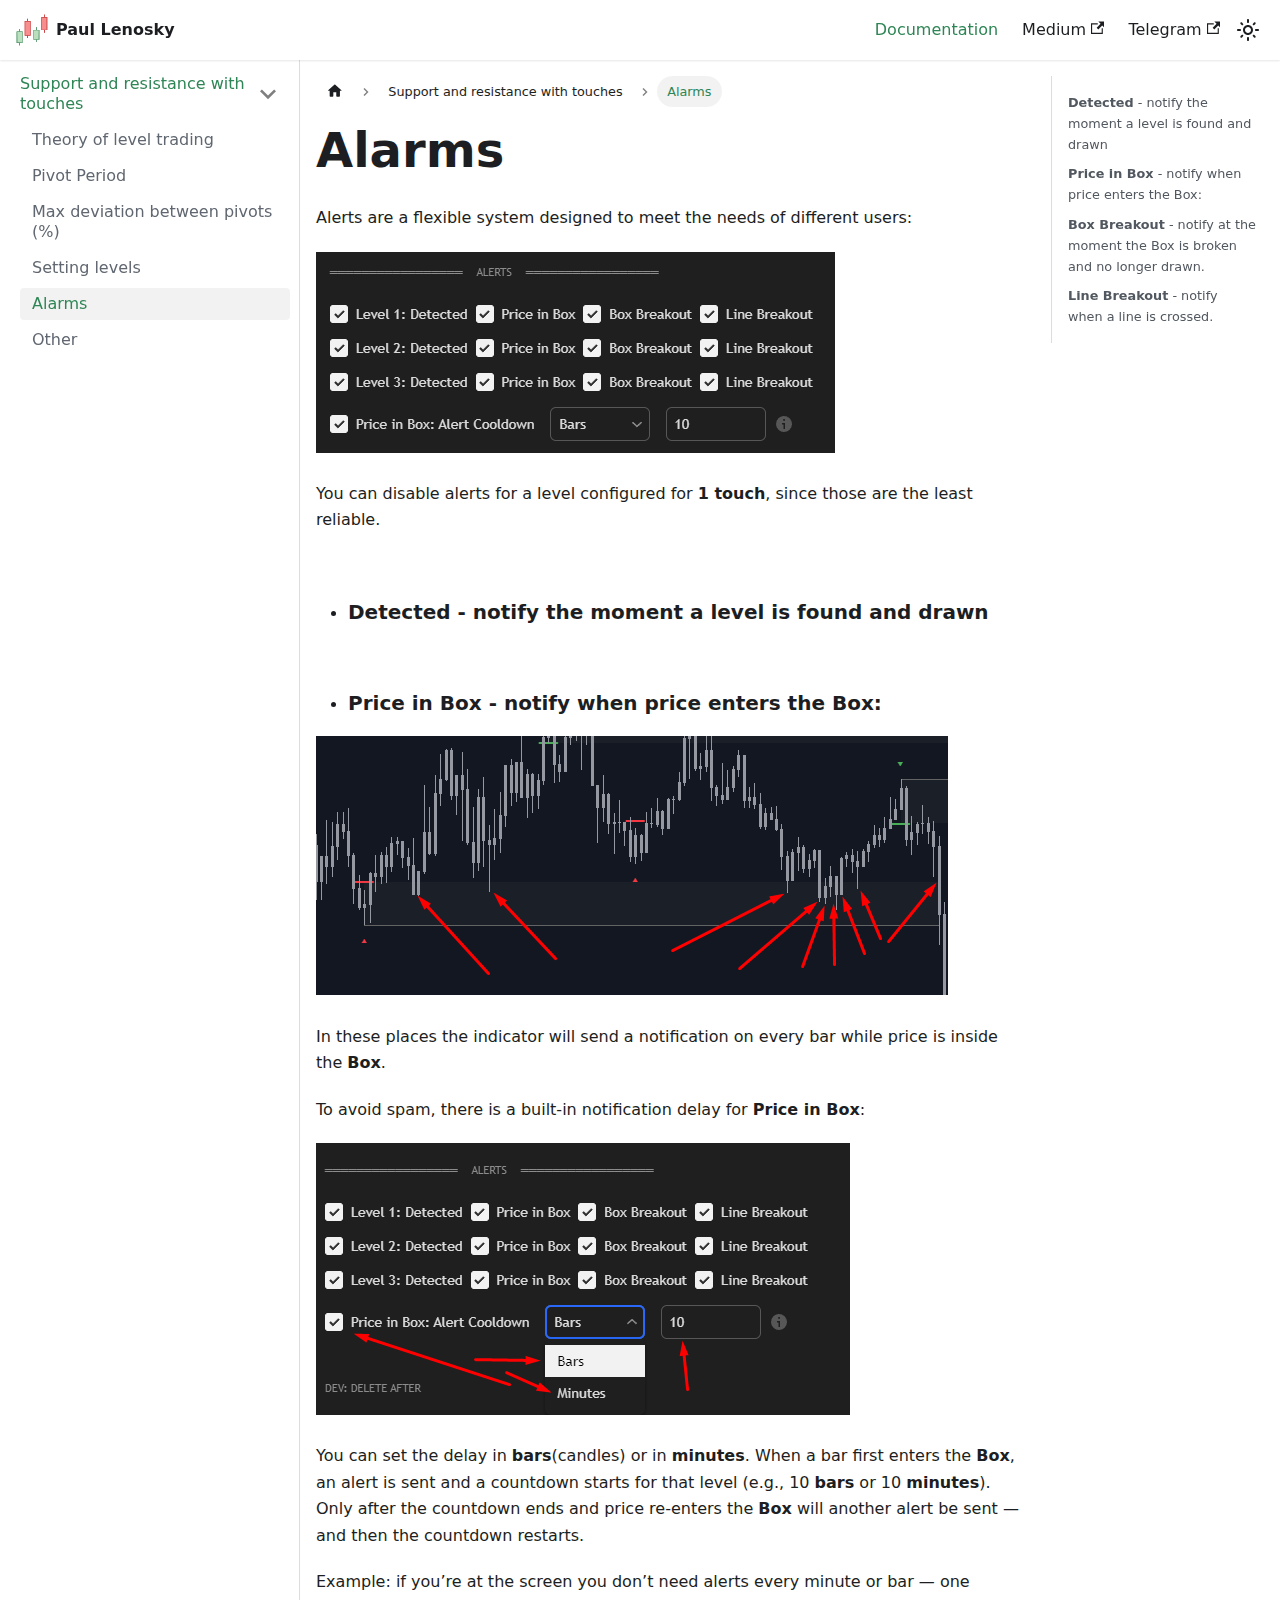
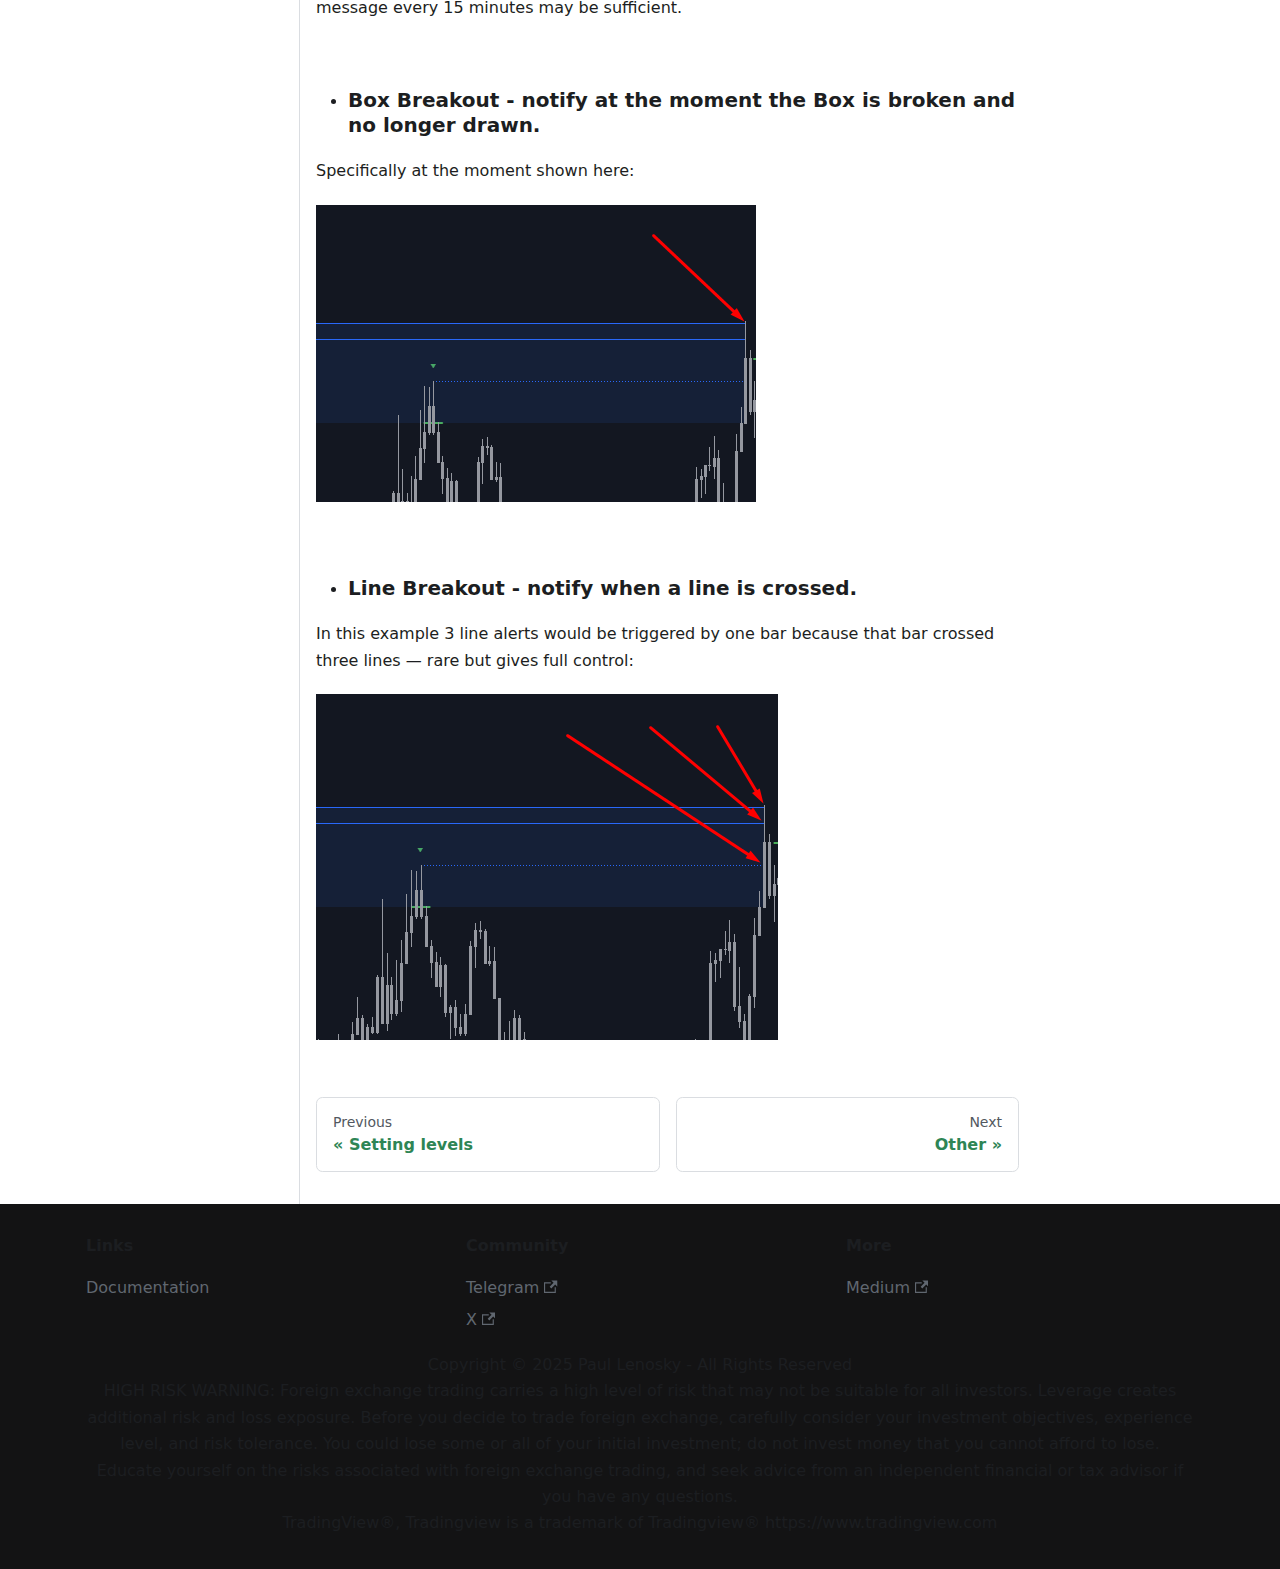
<file: docs/Support and resistance with touches/Alarms/index.html>
<!doctype html>
<html lang="en" dir="ltr" class="docs-wrapper plugin-docs plugin-id-default docs-version-current docs-doc-page docs-doc-id-Support and resistance with touches/Alarms" data-has-hydrated="false">
<head>
<meta charset="UTF-8">
<meta name="generator" content="Docusaurus v3.8.1">
<title data-rh="true">Alarms | Paul Lenosky</title><meta data-rh="true" name="viewport" content="width=device-width,initial-scale=1"><meta data-rh="true" name="twitter:card" content="summary_large_image"><meta data-rh="true" property="og:image" content="https://paullenosky.github.io/img/docusaurus-social-card.jpg"><meta data-rh="true" name="twitter:image" content="https://paullenosky.github.io/img/docusaurus-social-card.jpg"><meta data-rh="true" property="og:url" content="https://paullenosky.github.io/docs/Support and resistance with touches/Alarms"><meta data-rh="true" property="og:locale" content="en"><meta data-rh="true" name="docusaurus_locale" content="en"><meta data-rh="true" name="docsearch:language" content="en"><meta data-rh="true" name="docusaurus_version" content="current"><meta data-rh="true" name="docusaurus_tag" content="docs-default-current"><meta data-rh="true" name="docsearch:version" content="current"><meta data-rh="true" name="docsearch:docusaurus_tag" content="docs-default-current"><meta data-rh="true" property="og:title" content="Alarms | Paul Lenosky"><meta data-rh="true" name="description" content="Alerts are a flexible system designed to meet the needs of different users:"><meta data-rh="true" property="og:description" content="Alerts are a flexible system designed to meet the needs of different users:"><link data-rh="true" rel="icon" href="/img/favicon.ico"><link data-rh="true" rel="canonical" href="https://paullenosky.github.io/docs/Support and resistance with touches/Alarms"><link data-rh="true" rel="alternate" href="https://paullenosky.github.io/docs/Support and resistance with touches/Alarms" hreflang="en"><link data-rh="true" rel="alternate" href="https://paullenosky.github.io/docs/Support and resistance with touches/Alarms" hreflang="x-default"><script data-rh="true" type="application/ld+json">{"@context":"https://schema.org","@type":"BreadcrumbList","itemListElement":[{"@type":"ListItem","position":1,"name":"Alarms","item":"https://paullenosky.github.io/docs/Support and resistance with touches/Alarms"}]}</script><link rel="stylesheet" href="/assets/css/styles.7e462f19.css">
<script src="/assets/js/runtime~main.47bc4d05.js" defer="defer"></script>
<script src="/assets/js/main.02fede31.js" defer="defer"></script>
</head>
<body class="navigation-with-keyboard">
<svg xmlns="http://www.w3.org/2000/svg" style="display: none;"><defs>
<symbol id="theme-svg-external-link" viewBox="0 0 24 24"><path fill="currentColor" d="M21 13v10h-21v-19h12v2h-10v15h17v-8h2zm3-12h-10.988l4.035 4-6.977 7.07 2.828 2.828 6.977-7.07 4.125 4.172v-11z"/></symbol>
</defs></svg>
<script>!function(){var t="light";var e=function(){try{return new URLSearchParams(window.location.search).get("docusaurus-theme")}catch(t){}}()||function(){try{return window.localStorage.getItem("theme")}catch(t){}}();document.documentElement.setAttribute("data-theme",e||t),document.documentElement.setAttribute("data-theme-choice",e||t)}(),function(){try{const c=new URLSearchParams(window.location.search).entries();for(var[t,e]of c)if(t.startsWith("docusaurus-data-")){var a=t.replace("docusaurus-data-","data-");document.documentElement.setAttribute(a,e)}}catch(t){}}()</script><div id="__docusaurus"><link rel="preload" as="image" href="/img/logo.svg"><div role="region" aria-label="Skip to main content"><a class="skipToContent_fXgn" href="#__docusaurus_skipToContent_fallback">Skip to main content</a></div><nav aria-label="Main" class="theme-layout-navbar navbar navbar--fixed-top"><div class="navbar__inner"><div class="theme-layout-navbar-left navbar__items"><button aria-label="Toggle navigation bar" aria-expanded="false" class="navbar__toggle clean-btn" type="button"><svg width="30" height="30" viewBox="0 0 30 30" aria-hidden="true"><path stroke="currentColor" stroke-linecap="round" stroke-miterlimit="10" stroke-width="2" d="M4 7h22M4 15h22M4 23h22"></path></svg></button><a class="navbar__brand" href="/"><div class="navbar__logo"><img src="/img/logo.svg" alt="My Site Logo" class="themedComponent_mlkZ themedComponent--light_NVdE"><img src="/img/logo.svg" alt="My Site Logo" class="themedComponent_mlkZ themedComponent--dark_xIcU"></div><b class="navbar__title text--truncate">Paul Lenosky</b></a></div><div class="theme-layout-navbar-right navbar__items navbar__items--right"><a aria-current="page" class="navbar__item navbar__link navbar__link--active" href="/docs/Support and resistance with touches/Theory of level trading">Documentation</a><a href="https://medium.com/@paullenosky" target="_blank" rel="noopener noreferrer" class="navbar__item navbar__link">Medium<svg width="13.5" height="13.5" aria-hidden="true" class="iconExternalLink_nPIU"><use href="#theme-svg-external-link"></use></svg></a><a href="https://t.me/PaulLenosky" target="_blank" rel="noopener noreferrer" class="navbar__item navbar__link">Telegram<svg width="13.5" height="13.5" aria-hidden="true" class="iconExternalLink_nPIU"><use href="#theme-svg-external-link"></use></svg></a><div class="toggle_vylO colorModeToggle_DEke"><button class="clean-btn toggleButton_gllP toggleButtonDisabled_aARS" type="button" disabled="" title="system mode" aria-label="Switch between dark and light mode (currently system mode)"><svg viewBox="0 0 24 24" width="24" height="24" aria-hidden="true" class="toggleIcon_g3eP lightToggleIcon_pyhR"><path fill="currentColor" d="M12,9c1.65,0,3,1.35,3,3s-1.35,3-3,3s-3-1.35-3-3S10.35,9,12,9 M12,7c-2.76,0-5,2.24-5,5s2.24,5,5,5s5-2.24,5-5 S14.76,7,12,7L12,7z M2,13l2,0c0.55,0,1-0.45,1-1s-0.45-1-1-1l-2,0c-0.55,0-1,0.45-1,1S1.45,13,2,13z M20,13l2,0c0.55,0,1-0.45,1-1 s-0.45-1-1-1l-2,0c-0.55,0-1,0.45-1,1S19.45,13,20,13z M11,2v2c0,0.55,0.45,1,1,1s1-0.45,1-1V2c0-0.55-0.45-1-1-1S11,1.45,11,2z M11,20v2c0,0.55,0.45,1,1,1s1-0.45,1-1v-2c0-0.55-0.45-1-1-1C11.45,19,11,19.45,11,20z M5.99,4.58c-0.39-0.39-1.03-0.39-1.41,0 c-0.39,0.39-0.39,1.03,0,1.41l1.06,1.06c0.39,0.39,1.03,0.39,1.41,0s0.39-1.03,0-1.41L5.99,4.58z M18.36,16.95 c-0.39-0.39-1.03-0.39-1.41,0c-0.39,0.39-0.39,1.03,0,1.41l1.06,1.06c0.39,0.39,1.03,0.39,1.41,0c0.39-0.39,0.39-1.03,0-1.41 L18.36,16.95z M19.42,5.99c0.39-0.39,0.39-1.03,0-1.41c-0.39-0.39-1.03-0.39-1.41,0l-1.06,1.06c-0.39,0.39-0.39,1.03,0,1.41 s1.03,0.39,1.41,0L19.42,5.99z M7.05,18.36c0.39-0.39,0.39-1.03,0-1.41c-0.39-0.39-1.03-0.39-1.41,0l-1.06,1.06 c-0.39,0.39-0.39,1.03,0,1.41s1.03,0.39,1.41,0L7.05,18.36z"></path></svg><svg viewBox="0 0 24 24" width="24" height="24" aria-hidden="true" class="toggleIcon_g3eP darkToggleIcon_wfgR"><path fill="currentColor" d="M9.37,5.51C9.19,6.15,9.1,6.82,9.1,7.5c0,4.08,3.32,7.4,7.4,7.4c0.68,0,1.35-0.09,1.99-0.27C17.45,17.19,14.93,19,12,19 c-3.86,0-7-3.14-7-7C5,9.07,6.81,6.55,9.37,5.51z M12,3c-4.97,0-9,4.03-9,9s4.03,9,9,9s9-4.03,9-9c0-0.46-0.04-0.92-0.1-1.36 c-0.98,1.37-2.58,2.26-4.4,2.26c-2.98,0-5.4-2.42-5.4-5.4c0-1.81,0.89-3.42,2.26-4.4C12.92,3.04,12.46,3,12,3L12,3z"></path></svg><svg viewBox="0 0 24 24" width="24" height="24" aria-hidden="true" class="toggleIcon_g3eP systemToggleIcon_QzmC"><path fill="currentColor" d="m12 21c4.971 0 9-4.029 9-9s-4.029-9-9-9-9 4.029-9 9 4.029 9 9 9zm4.95-13.95c1.313 1.313 2.05 3.093 2.05 4.95s-0.738 3.637-2.05 4.95c-1.313 1.313-3.093 2.05-4.95 2.05v-14c1.857 0 3.637 0.737 4.95 2.05z"></path></svg></button></div><div class="navbarSearchContainer_Bca1"></div></div></div><div role="presentation" class="navbar-sidebar__backdrop"></div></nav><div id="__docusaurus_skipToContent_fallback" class="theme-layout-main main-wrapper mainWrapper_z2l0"><div class="docsWrapper_hBAB"><button aria-label="Scroll back to top" class="clean-btn theme-back-to-top-button backToTopButton_sjWU" type="button"></button><div class="docRoot_UBD9"><aside class="theme-doc-sidebar-container docSidebarContainer_YfHR"><div class="sidebarViewport_aRkj"><div class="sidebar_njMd"><nav aria-label="Docs sidebar" class="menu thin-scrollbar menu_SIkG"><ul class="theme-doc-sidebar-menu menu__list"><li class="theme-doc-sidebar-item-category theme-doc-sidebar-item-category-level-1 menu__list-item"><div class="menu__list-item-collapsible"><a class="menu__link menu__link--sublist menu__link--sublist-caret menu__link--active" role="button" aria-expanded="true" href="/docs/Support and resistance with touches/Theory of level trading">Support and resistance with touches</a></div><ul class="menu__list"><li class="theme-doc-sidebar-item-link theme-doc-sidebar-item-link-level-2 menu__list-item"><a class="menu__link" tabindex="0" href="/docs/Support and resistance with touches/Theory of level trading">Theory of level trading</a></li><li class="theme-doc-sidebar-item-link theme-doc-sidebar-item-link-level-2 menu__list-item"><a class="menu__link" tabindex="0" href="/docs/Support and resistance with touches/Pivot Period">Pivot Period</a></li><li class="theme-doc-sidebar-item-link theme-doc-sidebar-item-link-level-2 menu__list-item"><a class="menu__link" tabindex="0" href="/docs/Support and resistance with touches/Max deviation between pivots">Max deviation between pivots (%)</a></li><li class="theme-doc-sidebar-item-link theme-doc-sidebar-item-link-level-2 menu__list-item"><a class="menu__link" tabindex="0" href="/docs/Support and resistance with touches/Setting levels">Setting levels</a></li><li class="theme-doc-sidebar-item-link theme-doc-sidebar-item-link-level-2 menu__list-item"><a class="menu__link menu__link--active" aria-current="page" tabindex="0" href="/docs/Support and resistance with touches/Alarms">Alarms</a></li><li class="theme-doc-sidebar-item-link theme-doc-sidebar-item-link-level-2 menu__list-item"><a class="menu__link" tabindex="0" href="/docs/Support and resistance with touches/Other">Other</a></li></ul></li></ul></nav></div></div></aside><main class="docMainContainer_TBSr"><div class="container padding-top--md padding-bottom--lg"><div class="row"><div class="col docItemCol_VOVn"><div class="docItemContainer_Djhp"><article><nav class="theme-doc-breadcrumbs breadcrumbsContainer_Z_bl" aria-label="Breadcrumbs"><ul class="breadcrumbs"><li class="breadcrumbs__item"><a aria-label="Home page" class="breadcrumbs__link" href="/"><svg viewBox="0 0 24 24" class="breadcrumbHomeIcon_YNFT"><path d="M10 19v-5h4v5c0 .55.45 1 1 1h3c.55 0 1-.45 1-1v-7h1.7c.46 0 .68-.57.33-.87L12.67 3.6c-.38-.34-.96-.34-1.34 0l-8.36 7.53c-.34.3-.13.87.33.87H5v7c0 .55.45 1 1 1h3c.55 0 1-.45 1-1z" fill="currentColor"></path></svg></a></li><li class="breadcrumbs__item"><span class="breadcrumbs__link">Support and resistance with touches</span></li><li class="breadcrumbs__item breadcrumbs__item--active"><span class="breadcrumbs__link">Alarms</span></li></ul></nav><div class="tocCollapsible_ETCw theme-doc-toc-mobile tocMobile_ITEo"><button type="button" class="clean-btn tocCollapsibleButton_TO0P">On this page</button></div><div class="theme-doc-markdown markdown"><header><h1>Alarms</h1></header>
<p>Alerts are a flexible system designed to meet the needs of different users:</p>
<p><img decoding="async" loading="lazy" alt="5cce1859e3c8da424d6b9c1c97b69a00.png" src="/assets/images/5cce1859e3c8da424d6b9c1c97b69a00-8989632b5113e5f0f9bf71c3d210f752.png" width="519" height="201" class="img_ev3q"></p>
<p>You can disable alerts for a level configured for <strong>1 touch</strong>, since those are the least reliable.</p>
<p> </p>
<ul>
<li>
<h3 class="anchor anchorWithStickyNavbar_LWe7" id="detected---notify-the-moment-a-level-is-found-and-drawn"><strong>Detected</strong> - notify the moment a level is found and drawn<a href="#detected---notify-the-moment-a-level-is-found-and-drawn" class="hash-link" aria-label="Direct link to detected---notify-the-moment-a-level-is-found-and-drawn" title="Direct link to detected---notify-the-moment-a-level-is-found-and-drawn">​</a></h3>
</li>
</ul>
<p> </p>
<ul>
<li>
<h3 class="anchor anchorWithStickyNavbar_LWe7" id="price-in-box---notify-when-price-enters-the-box"><strong>Price in Box</strong> - notify when price enters the Box:<a href="#price-in-box---notify-when-price-enters-the-box" class="hash-link" aria-label="Direct link to price-in-box---notify-when-price-enters-the-box" title="Direct link to price-in-box---notify-when-price-enters-the-box">​</a></h3>
</li>
</ul>
<p><img decoding="async" loading="lazy" alt="6c34510aaf55e88041b380acaf5fdebc.png" src="/assets/images/6c34510aaf55e88041b380acaf5fdebc-fc2c78bb1976f1e940bd031dd166fa62.png" width="632" height="259" class="img_ev3q"></p>
<p>In these places the indicator will send a notification on every bar while price is inside the <strong>Box</strong>.</p>
<p>To avoid spam, there is a built-in notification delay for <strong>Price in Box</strong>:</p>
<p><img decoding="async" loading="lazy" alt="026ef31a6f21701d4d855532eff71e58.png" src="/assets/images/026ef31a6f21701d4d855532eff71e58-5b2a8c7a0d313e0ab15a10d856e25260.png" width="534" height="272" class="img_ev3q"></p>
<p>You can set the delay in <strong>bars</strong>(candles) or in <strong>minutes</strong>. When a bar first enters the <strong>Box</strong>, an alert is sent and a countdown starts for that level (e.g., 10 <strong>bars</strong> or 10 <strong>minutes</strong>). Only after the countdown ends and price re-enters the <strong>Box</strong> will another alert be sent — and then the countdown restarts.</p>
<p>Example: if you’re at the screen you don’t need alerts every minute or bar — one message every 15 minutes may be sufficient.</p>
<p> </p>
<ul>
<li>
<h3 class="anchor anchorWithStickyNavbar_LWe7" id="box-breakout---notify-at-the-moment-the-box-is-broken-and-no-longer-drawn"><strong>Box Breakout</strong> - notify at the moment the Box is broken and no longer drawn.<a href="#box-breakout---notify-at-the-moment-the-box-is-broken-and-no-longer-drawn" class="hash-link" aria-label="Direct link to box-breakout---notify-at-the-moment-the-box-is-broken-and-no-longer-drawn" title="Direct link to box-breakout---notify-at-the-moment-the-box-is-broken-and-no-longer-drawn">​</a></h3>
</li>
</ul>
<p>Specifically at the moment shown here:</p>
<p><img decoding="async" loading="lazy" alt="655343936b4f968fd599f938973b7b23.png" src="[data-uri]" width="440" height="297" class="img_ev3q"></p>
<p> </p>
<ul>
<li>
<h3 class="anchor anchorWithStickyNavbar_LWe7" id="line-breakout---notify-when-a-line-is-crossed"><strong>Line Breakout</strong> - notify when a line is crossed.<a href="#line-breakout---notify-when-a-line-is-crossed" class="hash-link" aria-label="Direct link to line-breakout---notify-when-a-line-is-crossed" title="Direct link to line-breakout---notify-when-a-line-is-crossed">​</a></h3>
</li>
</ul>
<p>In this example 3 line alerts would be triggered by one bar because that bar crossed three lines — rare but gives full control:</p>
<p><img decoding="async" loading="lazy" alt="86d34402357941084df154c6f42edf02.png" src="[data-uri]" width="462" height="346" class="img_ev3q"></p></div></article><nav class="docusaurus-mt-lg pagination-nav" aria-label="Docs pages"><a class="pagination-nav__link pagination-nav__link--prev" href="/docs/Support and resistance with touches/Setting levels"><div class="pagination-nav__sublabel">Previous</div><div class="pagination-nav__label">Setting levels</div></a><a class="pagination-nav__link pagination-nav__link--next" href="/docs/Support and resistance with touches/Other"><div class="pagination-nav__sublabel">Next</div><div class="pagination-nav__label">Other</div></a></nav></div></div><div class="col col--3"><div class="tableOfContents_bqdL thin-scrollbar theme-doc-toc-desktop"><ul class="table-of-contents table-of-contents__left-border"><li><a href="#detected---notify-the-moment-a-level-is-found-and-drawn" class="table-of-contents__link toc-highlight"><strong>Detected</strong> - notify the moment a level is found and drawn</a></li><li><a href="#price-in-box---notify-when-price-enters-the-box" class="table-of-contents__link toc-highlight"><strong>Price in Box</strong> - notify when price enters the Box:</a></li><li><a href="#box-breakout---notify-at-the-moment-the-box-is-broken-and-no-longer-drawn" class="table-of-contents__link toc-highlight"><strong>Box Breakout</strong> - notify at the moment the Box is broken and no longer drawn.</a></li><li><a href="#line-breakout---notify-when-a-line-is-crossed" class="table-of-contents__link toc-highlight"><strong>Line Breakout</strong> - notify when a line is crossed.</a></li></ul></div></div></div></div></main></div></div></div><footer class="theme-layout-footer footer"><div class="container container-fluid"><div class="row footer__links"><div class="theme-layout-footer-column col footer__col"><div class="footer__title">Links</div><ul class="footer__items clean-list"><li class="footer__item"><a class="footer__link-item" href="/docs/Support and resistance with touches/Theory of level trading">Documentation</a></li></ul></div><div class="theme-layout-footer-column col footer__col"><div class="footer__title">Community</div><ul class="footer__items clean-list"><li class="footer__item"><a href="https://t.me/PaulLenosky" target="_blank" rel="noopener noreferrer" class="footer__link-item">Telegram<svg width="13.5" height="13.5" aria-hidden="true" class="iconExternalLink_nPIU"><use href="#theme-svg-external-link"></use></svg></a></li><li class="footer__item"><a href="https://x.com/Paullenosky" target="_blank" rel="noopener noreferrer" class="footer__link-item">X<svg width="13.5" height="13.5" aria-hidden="true" class="iconExternalLink_nPIU"><use href="#theme-svg-external-link"></use></svg></a></li></ul></div><div class="theme-layout-footer-column col footer__col"><div class="footer__title">More</div><ul class="footer__items clean-list"><li class="footer__item"><a href="https://medium.com/@paullenosky" target="_blank" rel="noopener noreferrer" class="footer__link-item">Medium<svg width="13.5" height="13.5" aria-hidden="true" class="iconExternalLink_nPIU"><use href="#theme-svg-external-link"></use></svg></a></li></ul></div></div><div class="footer__bottom text--center"><div class="footer__copyright">Copyright © 2025 Paul Lenosky - All Rights Reserved <br>HIGH RISK WARNING: Foreign exchange trading carries a high level of risk that may not be suitable for all investors. Leverage creates additional risk and loss exposure. Before you decide to trade foreign exchange, carefully consider your investment objectives, experience level, and risk tolerance. You could lose some or all of your initial investment; do not invest money that you cannot afford to lose. Educate yourself on the risks associated with foreign exchange trading, and seek advice from an independent financial or tax advisor if you have any questions.
<br>TradingView®, Tradingview is a trademark of Tradingview® https://www.tradingview.com</div></div></div></footer></div>
</body>
</html>
</file>
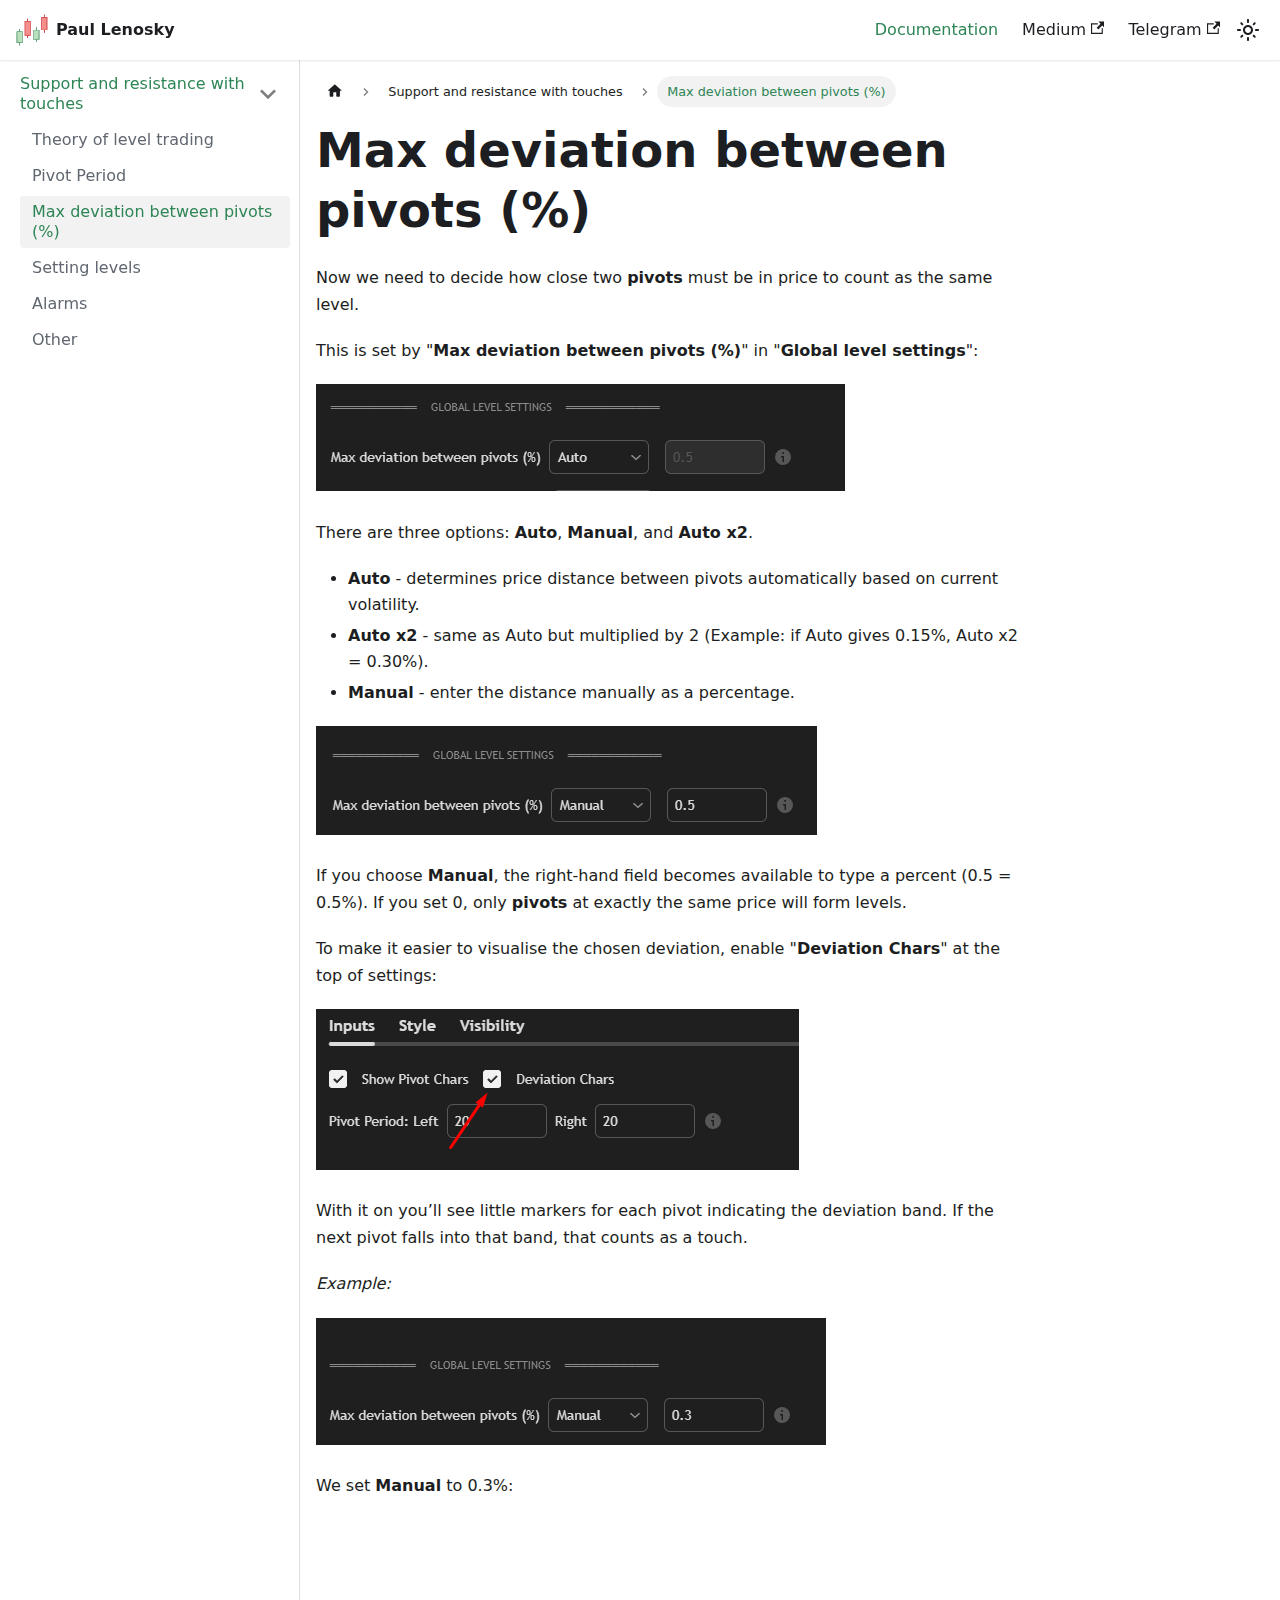
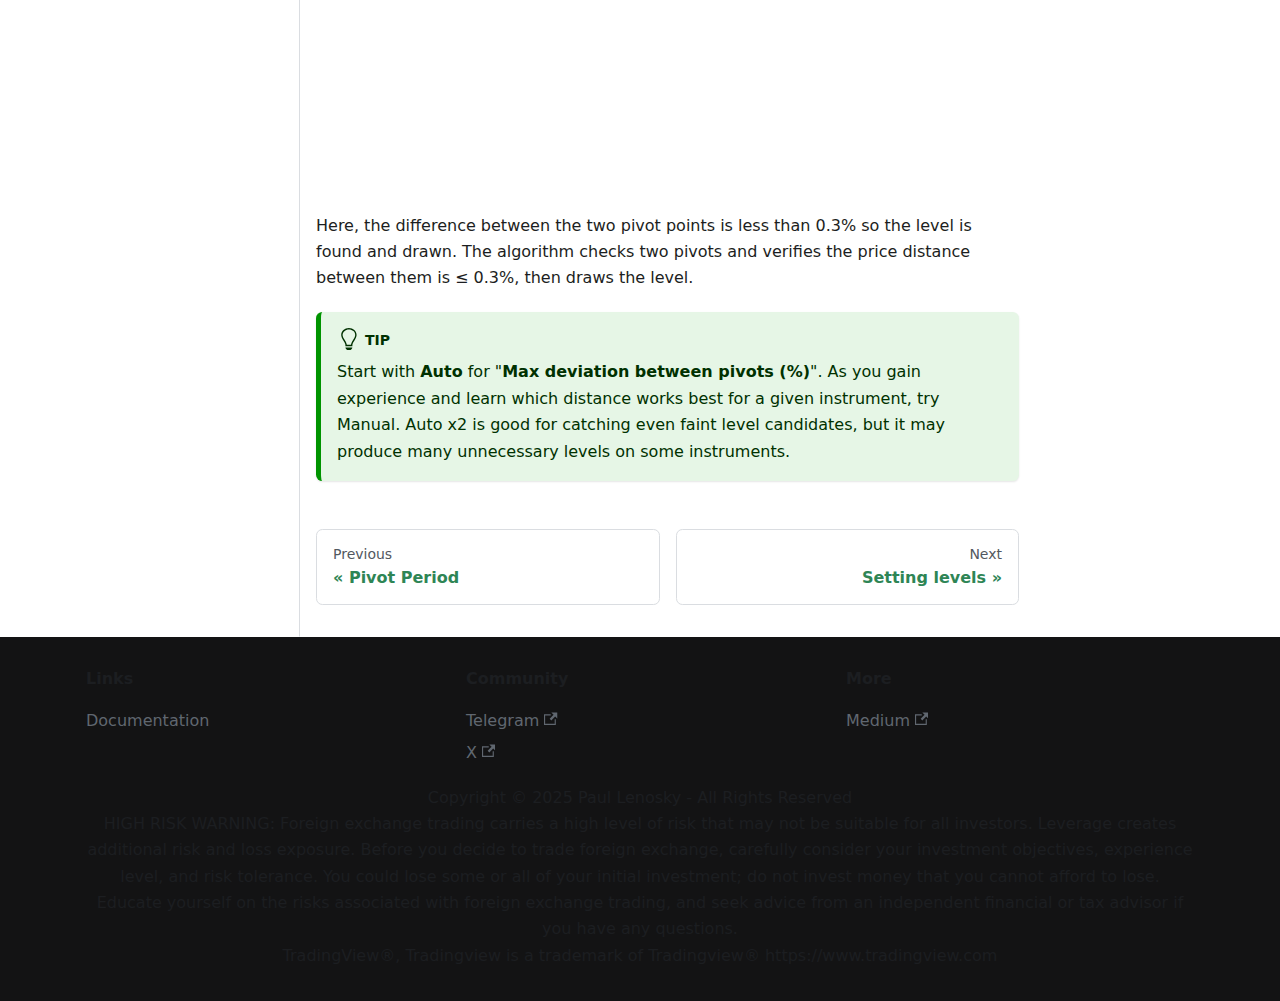
<file: docs/Support and resistance with touches/Max deviation between pivots/index.html>
<!doctype html>
<html lang="en" dir="ltr" class="docs-wrapper plugin-docs plugin-id-default docs-version-current docs-doc-page docs-doc-id-Support and resistance with touches/Max deviation between pivots" data-has-hydrated="false">
<head>
<meta charset="UTF-8">
<meta name="generator" content="Docusaurus v3.8.1">
<title data-rh="true">Max deviation between pivots (%) | Paul Lenosky</title><meta data-rh="true" name="viewport" content="width=device-width,initial-scale=1"><meta data-rh="true" name="twitter:card" content="summary_large_image"><meta data-rh="true" property="og:image" content="https://paullenosky.github.io/img/docusaurus-social-card.jpg"><meta data-rh="true" name="twitter:image" content="https://paullenosky.github.io/img/docusaurus-social-card.jpg"><meta data-rh="true" property="og:url" content="https://paullenosky.github.io/docs/Support and resistance with touches/Max deviation between pivots"><meta data-rh="true" property="og:locale" content="en"><meta data-rh="true" name="docusaurus_locale" content="en"><meta data-rh="true" name="docsearch:language" content="en"><meta data-rh="true" name="docusaurus_version" content="current"><meta data-rh="true" name="docusaurus_tag" content="docs-default-current"><meta data-rh="true" name="docsearch:version" content="current"><meta data-rh="true" name="docsearch:docusaurus_tag" content="docs-default-current"><meta data-rh="true" property="og:title" content="Max deviation between pivots (%) | Paul Lenosky"><meta data-rh="true" name="description" content="Now we need to decide how close two pivots must be in price to count as the same level."><meta data-rh="true" property="og:description" content="Now we need to decide how close two pivots must be in price to count as the same level."><link data-rh="true" rel="icon" href="/img/favicon.ico"><link data-rh="true" rel="canonical" href="https://paullenosky.github.io/docs/Support and resistance with touches/Max deviation between pivots"><link data-rh="true" rel="alternate" href="https://paullenosky.github.io/docs/Support and resistance with touches/Max deviation between pivots" hreflang="en"><link data-rh="true" rel="alternate" href="https://paullenosky.github.io/docs/Support and resistance with touches/Max deviation between pivots" hreflang="x-default"><script data-rh="true" type="application/ld+json">{"@context":"https://schema.org","@type":"BreadcrumbList","itemListElement":[{"@type":"ListItem","position":1,"name":"Max deviation between pivots (%)","item":"https://paullenosky.github.io/docs/Support and resistance with touches/Max deviation between pivots"}]}</script><link rel="stylesheet" href="/assets/css/styles.7e462f19.css">
<script src="/assets/js/runtime~main.47bc4d05.js" defer="defer"></script>
<script src="/assets/js/main.02fede31.js" defer="defer"></script>
</head>
<body class="navigation-with-keyboard">
<svg xmlns="http://www.w3.org/2000/svg" style="display: none;"><defs>
<symbol id="theme-svg-external-link" viewBox="0 0 24 24"><path fill="currentColor" d="M21 13v10h-21v-19h12v2h-10v15h17v-8h2zm3-12h-10.988l4.035 4-6.977 7.07 2.828 2.828 6.977-7.07 4.125 4.172v-11z"/></symbol>
</defs></svg>
<script>!function(){var t="light";var e=function(){try{return new URLSearchParams(window.location.search).get("docusaurus-theme")}catch(t){}}()||function(){try{return window.localStorage.getItem("theme")}catch(t){}}();document.documentElement.setAttribute("data-theme",e||t),document.documentElement.setAttribute("data-theme-choice",e||t)}(),function(){try{const c=new URLSearchParams(window.location.search).entries();for(var[t,e]of c)if(t.startsWith("docusaurus-data-")){var a=t.replace("docusaurus-data-","data-");document.documentElement.setAttribute(a,e)}}catch(t){}}()</script><div id="__docusaurus"><link rel="preload" as="image" href="/img/logo.svg"><div role="region" aria-label="Skip to main content"><a class="skipToContent_fXgn" href="#__docusaurus_skipToContent_fallback">Skip to main content</a></div><nav aria-label="Main" class="theme-layout-navbar navbar navbar--fixed-top"><div class="navbar__inner"><div class="theme-layout-navbar-left navbar__items"><button aria-label="Toggle navigation bar" aria-expanded="false" class="navbar__toggle clean-btn" type="button"><svg width="30" height="30" viewBox="0 0 30 30" aria-hidden="true"><path stroke="currentColor" stroke-linecap="round" stroke-miterlimit="10" stroke-width="2" d="M4 7h22M4 15h22M4 23h22"></path></svg></button><a class="navbar__brand" href="/"><div class="navbar__logo"><img src="/img/logo.svg" alt="My Site Logo" class="themedComponent_mlkZ themedComponent--light_NVdE"><img src="/img/logo.svg" alt="My Site Logo" class="themedComponent_mlkZ themedComponent--dark_xIcU"></div><b class="navbar__title text--truncate">Paul Lenosky</b></a></div><div class="theme-layout-navbar-right navbar__items navbar__items--right"><a aria-current="page" class="navbar__item navbar__link navbar__link--active" href="/docs/Support and resistance with touches/Theory of level trading">Documentation</a><a href="https://medium.com/@paullenosky" target="_blank" rel="noopener noreferrer" class="navbar__item navbar__link">Medium<svg width="13.5" height="13.5" aria-hidden="true" class="iconExternalLink_nPIU"><use href="#theme-svg-external-link"></use></svg></a><a href="https://t.me/PaulLenosky" target="_blank" rel="noopener noreferrer" class="navbar__item navbar__link">Telegram<svg width="13.5" height="13.5" aria-hidden="true" class="iconExternalLink_nPIU"><use href="#theme-svg-external-link"></use></svg></a><div class="toggle_vylO colorModeToggle_DEke"><button class="clean-btn toggleButton_gllP toggleButtonDisabled_aARS" type="button" disabled="" title="system mode" aria-label="Switch between dark and light mode (currently system mode)"><svg viewBox="0 0 24 24" width="24" height="24" aria-hidden="true" class="toggleIcon_g3eP lightToggleIcon_pyhR"><path fill="currentColor" d="M12,9c1.65,0,3,1.35,3,3s-1.35,3-3,3s-3-1.35-3-3S10.35,9,12,9 M12,7c-2.76,0-5,2.24-5,5s2.24,5,5,5s5-2.24,5-5 S14.76,7,12,7L12,7z M2,13l2,0c0.55,0,1-0.45,1-1s-0.45-1-1-1l-2,0c-0.55,0-1,0.45-1,1S1.45,13,2,13z M20,13l2,0c0.55,0,1-0.45,1-1 s-0.45-1-1-1l-2,0c-0.55,0-1,0.45-1,1S19.45,13,20,13z M11,2v2c0,0.55,0.45,1,1,1s1-0.45,1-1V2c0-0.55-0.45-1-1-1S11,1.45,11,2z M11,20v2c0,0.55,0.45,1,1,1s1-0.45,1-1v-2c0-0.55-0.45-1-1-1C11.45,19,11,19.45,11,20z M5.99,4.58c-0.39-0.39-1.03-0.39-1.41,0 c-0.39,0.39-0.39,1.03,0,1.41l1.06,1.06c0.39,0.39,1.03,0.39,1.41,0s0.39-1.03,0-1.41L5.99,4.58z M18.36,16.95 c-0.39-0.39-1.03-0.39-1.41,0c-0.39,0.39-0.39,1.03,0,1.41l1.06,1.06c0.39,0.39,1.03,0.39,1.41,0c0.39-0.39,0.39-1.03,0-1.41 L18.36,16.95z M19.42,5.99c0.39-0.39,0.39-1.03,0-1.41c-0.39-0.39-1.03-0.39-1.41,0l-1.06,1.06c-0.39,0.39-0.39,1.03,0,1.41 s1.03,0.39,1.41,0L19.42,5.99z M7.05,18.36c0.39-0.39,0.39-1.03,0-1.41c-0.39-0.39-1.03-0.39-1.41,0l-1.06,1.06 c-0.39,0.39-0.39,1.03,0,1.41s1.03,0.39,1.41,0L7.05,18.36z"></path></svg><svg viewBox="0 0 24 24" width="24" height="24" aria-hidden="true" class="toggleIcon_g3eP darkToggleIcon_wfgR"><path fill="currentColor" d="M9.37,5.51C9.19,6.15,9.1,6.82,9.1,7.5c0,4.08,3.32,7.4,7.4,7.4c0.68,0,1.35-0.09,1.99-0.27C17.45,17.19,14.93,19,12,19 c-3.86,0-7-3.14-7-7C5,9.07,6.81,6.55,9.37,5.51z M12,3c-4.97,0-9,4.03-9,9s4.03,9,9,9s9-4.03,9-9c0-0.46-0.04-0.92-0.1-1.36 c-0.98,1.37-2.58,2.26-4.4,2.26c-2.98,0-5.4-2.42-5.4-5.4c0-1.81,0.89-3.42,2.26-4.4C12.92,3.04,12.46,3,12,3L12,3z"></path></svg><svg viewBox="0 0 24 24" width="24" height="24" aria-hidden="true" class="toggleIcon_g3eP systemToggleIcon_QzmC"><path fill="currentColor" d="m12 21c4.971 0 9-4.029 9-9s-4.029-9-9-9-9 4.029-9 9 4.029 9 9 9zm4.95-13.95c1.313 1.313 2.05 3.093 2.05 4.95s-0.738 3.637-2.05 4.95c-1.313 1.313-3.093 2.05-4.95 2.05v-14c1.857 0 3.637 0.737 4.95 2.05z"></path></svg></button></div><div class="navbarSearchContainer_Bca1"></div></div></div><div role="presentation" class="navbar-sidebar__backdrop"></div></nav><div id="__docusaurus_skipToContent_fallback" class="theme-layout-main main-wrapper mainWrapper_z2l0"><div class="docsWrapper_hBAB"><button aria-label="Scroll back to top" class="clean-btn theme-back-to-top-button backToTopButton_sjWU" type="button"></button><div class="docRoot_UBD9"><aside class="theme-doc-sidebar-container docSidebarContainer_YfHR"><div class="sidebarViewport_aRkj"><div class="sidebar_njMd"><nav aria-label="Docs sidebar" class="menu thin-scrollbar menu_SIkG"><ul class="theme-doc-sidebar-menu menu__list"><li class="theme-doc-sidebar-item-category theme-doc-sidebar-item-category-level-1 menu__list-item"><div class="menu__list-item-collapsible"><a class="menu__link menu__link--sublist menu__link--sublist-caret menu__link--active" role="button" aria-expanded="true" href="/docs/Support and resistance with touches/Theory of level trading">Support and resistance with touches</a></div><ul class="menu__list"><li class="theme-doc-sidebar-item-link theme-doc-sidebar-item-link-level-2 menu__list-item"><a class="menu__link" tabindex="0" href="/docs/Support and resistance with touches/Theory of level trading">Theory of level trading</a></li><li class="theme-doc-sidebar-item-link theme-doc-sidebar-item-link-level-2 menu__list-item"><a class="menu__link" tabindex="0" href="/docs/Support and resistance with touches/Pivot Period">Pivot Period</a></li><li class="theme-doc-sidebar-item-link theme-doc-sidebar-item-link-level-2 menu__list-item"><a class="menu__link menu__link--active" aria-current="page" tabindex="0" href="/docs/Support and resistance with touches/Max deviation between pivots">Max deviation between pivots (%)</a></li><li class="theme-doc-sidebar-item-link theme-doc-sidebar-item-link-level-2 menu__list-item"><a class="menu__link" tabindex="0" href="/docs/Support and resistance with touches/Setting levels">Setting levels</a></li><li class="theme-doc-sidebar-item-link theme-doc-sidebar-item-link-level-2 menu__list-item"><a class="menu__link" tabindex="0" href="/docs/Support and resistance with touches/Alarms">Alarms</a></li><li class="theme-doc-sidebar-item-link theme-doc-sidebar-item-link-level-2 menu__list-item"><a class="menu__link" tabindex="0" href="/docs/Support and resistance with touches/Other">Other</a></li></ul></li></ul></nav></div></div></aside><main class="docMainContainer_TBSr"><div class="container padding-top--md padding-bottom--lg"><div class="row"><div class="col docItemCol_VOVn"><div class="docItemContainer_Djhp"><article><nav class="theme-doc-breadcrumbs breadcrumbsContainer_Z_bl" aria-label="Breadcrumbs"><ul class="breadcrumbs"><li class="breadcrumbs__item"><a aria-label="Home page" class="breadcrumbs__link" href="/"><svg viewBox="0 0 24 24" class="breadcrumbHomeIcon_YNFT"><path d="M10 19v-5h4v5c0 .55.45 1 1 1h3c.55 0 1-.45 1-1v-7h1.7c.46 0 .68-.57.33-.87L12.67 3.6c-.38-.34-.96-.34-1.34 0l-8.36 7.53c-.34.3-.13.87.33.87H5v7c0 .55.45 1 1 1h3c.55 0 1-.45 1-1z" fill="currentColor"></path></svg></a></li><li class="breadcrumbs__item"><span class="breadcrumbs__link">Support and resistance with touches</span></li><li class="breadcrumbs__item breadcrumbs__item--active"><span class="breadcrumbs__link">Max deviation between pivots (%)</span></li></ul></nav><div class="theme-doc-markdown markdown"><header><h1>Max deviation between pivots (%)</h1></header>
<p>Now we need to decide how close two <strong>pivots</strong> must be in price to count as the same level.</p>
<p>This is set by &quot;<strong>Max deviation between pivots (%)</strong>&quot; in &quot;<strong>Global level settings</strong>&quot;:</p>
<p><img decoding="async" loading="lazy" alt="457806a5cfe97f40d2d069b368a84fc3.png" src="[data-uri]" width="529" height="107" class="img_ev3q"></p>
<p>There are three options: <strong>Auto</strong>, <strong>Manual</strong>, and <strong>Auto x2</strong>.</p>
<ul>
<li><strong>Auto</strong> - determines price distance between pivots automatically based on current volatility.</li>
<li><strong>Auto x2</strong> - same as Auto but multiplied by 2 (Example: if Auto gives 0.15%, Auto x2 = 0.30%).</li>
<li><strong>Manual</strong> - enter the distance manually as a percentage.</li>
</ul>
<p><img decoding="async" loading="lazy" alt="fedfe364a6dd24cfe00e37db1e099606.png" src="[data-uri]" width="501" height="109" class="img_ev3q"></p>
<p>If you choose <strong>Manual</strong>, the right-hand field becomes available to type a percent (0.5 = 0.5%). If you set 0, only <strong>pivots</strong> at exactly the same price will form levels.</p>
<p>To make it easier to visualise the chosen deviation, enable &quot;<strong>Deviation Chars</strong>&quot; at the top of settings:</p>
<p><img decoding="async" loading="lazy" alt="504a24e5a67ad2905b7325beb6ae79e9.png" src="[data-uri]" width="483" height="161" class="img_ev3q"></p>
<p>With it on you’ll see little markers for each pivot indicating the deviation band. If the next pivot falls into that band, that counts as a touch.</p>
<p><em>Example:</em></p>
<p><img decoding="async" loading="lazy" alt="3b460b45ad5091b02c0cacb1e6d9b4df.png" src="[data-uri]" width="510" height="127" class="img_ev3q"></p>
<p>We set <strong>Manual</strong> to 0.3%:</p>
<p><img decoding="async" loading="lazy" alt="b775e83a7774a2e92bb5334653fd4500.png" src="/assets/images/b775e83a7774a2e92bb5334653fd4500-d2a6d90c1a5c048f8b3779cbc9896eaf.png" width="1534" height="578" class="img_ev3q"></p>
<p>Here, the difference between the two pivot points is less than 0.3% so the level is found and drawn. The algorithm checks two pivots and verifies the price distance between them is ≤ 0.3%, then draws the level.</p>
<div class="theme-admonition theme-admonition-tip admonition_xJq3 alert alert--success"><div class="admonitionHeading_Gvgb"><span class="admonitionIcon_Rf37"><svg viewBox="0 0 12 16"><path fill-rule="evenodd" d="M6.5 0C3.48 0 1 2.19 1 5c0 .92.55 2.25 1 3 1.34 2.25 1.78 2.78 2 4v1h5v-1c.22-1.22.66-1.75 2-4 .45-.75 1-2.08 1-3 0-2.81-2.48-5-5.5-5zm3.64 7.48c-.25.44-.47.8-.67 1.11-.86 1.41-1.25 2.06-1.45 3.23-.02.05-.02.11-.02.17H5c0-.06 0-.13-.02-.17-.2-1.17-.59-1.83-1.45-3.23-.2-.31-.42-.67-.67-1.11C2.44 6.78 2 5.65 2 5c0-2.2 2.02-4 4.5-4 1.22 0 2.36.42 3.22 1.19C10.55 2.94 11 3.94 11 5c0 .66-.44 1.78-.86 2.48zM4 14h5c-.23 1.14-1.3 2-2.5 2s-2.27-.86-2.5-2z"></path></svg></span>tip</div><div class="admonitionContent_BuS1"><p>Start with <strong>Auto</strong> for &quot;<strong>Max deviation between pivots (%)</strong>&quot;. As you gain experience and learn which distance works best for a given instrument, try Manual. Auto x2 is good for catching even faint level candidates, but it may produce many unnecessary levels on some instruments.</p></div></div></div></article><nav class="docusaurus-mt-lg pagination-nav" aria-label="Docs pages"><a class="pagination-nav__link pagination-nav__link--prev" href="/docs/Support and resistance with touches/Pivot Period"><div class="pagination-nav__sublabel">Previous</div><div class="pagination-nav__label">Pivot Period</div></a><a class="pagination-nav__link pagination-nav__link--next" href="/docs/Support and resistance with touches/Setting levels"><div class="pagination-nav__sublabel">Next</div><div class="pagination-nav__label">Setting levels</div></a></nav></div></div></div></div></main></div></div></div><footer class="theme-layout-footer footer"><div class="container container-fluid"><div class="row footer__links"><div class="theme-layout-footer-column col footer__col"><div class="footer__title">Links</div><ul class="footer__items clean-list"><li class="footer__item"><a class="footer__link-item" href="/docs/Support and resistance with touches/Theory of level trading">Documentation</a></li></ul></div><div class="theme-layout-footer-column col footer__col"><div class="footer__title">Community</div><ul class="footer__items clean-list"><li class="footer__item"><a href="https://t.me/PaulLenosky" target="_blank" rel="noopener noreferrer" class="footer__link-item">Telegram<svg width="13.5" height="13.5" aria-hidden="true" class="iconExternalLink_nPIU"><use href="#theme-svg-external-link"></use></svg></a></li><li class="footer__item"><a href="https://x.com/Paullenosky" target="_blank" rel="noopener noreferrer" class="footer__link-item">X<svg width="13.5" height="13.5" aria-hidden="true" class="iconExternalLink_nPIU"><use href="#theme-svg-external-link"></use></svg></a></li></ul></div><div class="theme-layout-footer-column col footer__col"><div class="footer__title">More</div><ul class="footer__items clean-list"><li class="footer__item"><a href="https://medium.com/@paullenosky" target="_blank" rel="noopener noreferrer" class="footer__link-item">Medium<svg width="13.5" height="13.5" aria-hidden="true" class="iconExternalLink_nPIU"><use href="#theme-svg-external-link"></use></svg></a></li></ul></div></div><div class="footer__bottom text--center"><div class="footer__copyright">Copyright © 2025 Paul Lenosky - All Rights Reserved <br>HIGH RISK WARNING: Foreign exchange trading carries a high level of risk that may not be suitable for all investors. Leverage creates additional risk and loss exposure. Before you decide to trade foreign exchange, carefully consider your investment objectives, experience level, and risk tolerance. You could lose some or all of your initial investment; do not invest money that you cannot afford to lose. Educate yourself on the risks associated with foreign exchange trading, and seek advice from an independent financial or tax advisor if you have any questions.
<br>TradingView®, Tradingview is a trademark of Tradingview® https://www.tradingview.com</div></div></div></footer></div>
</body>
</html>
</file>
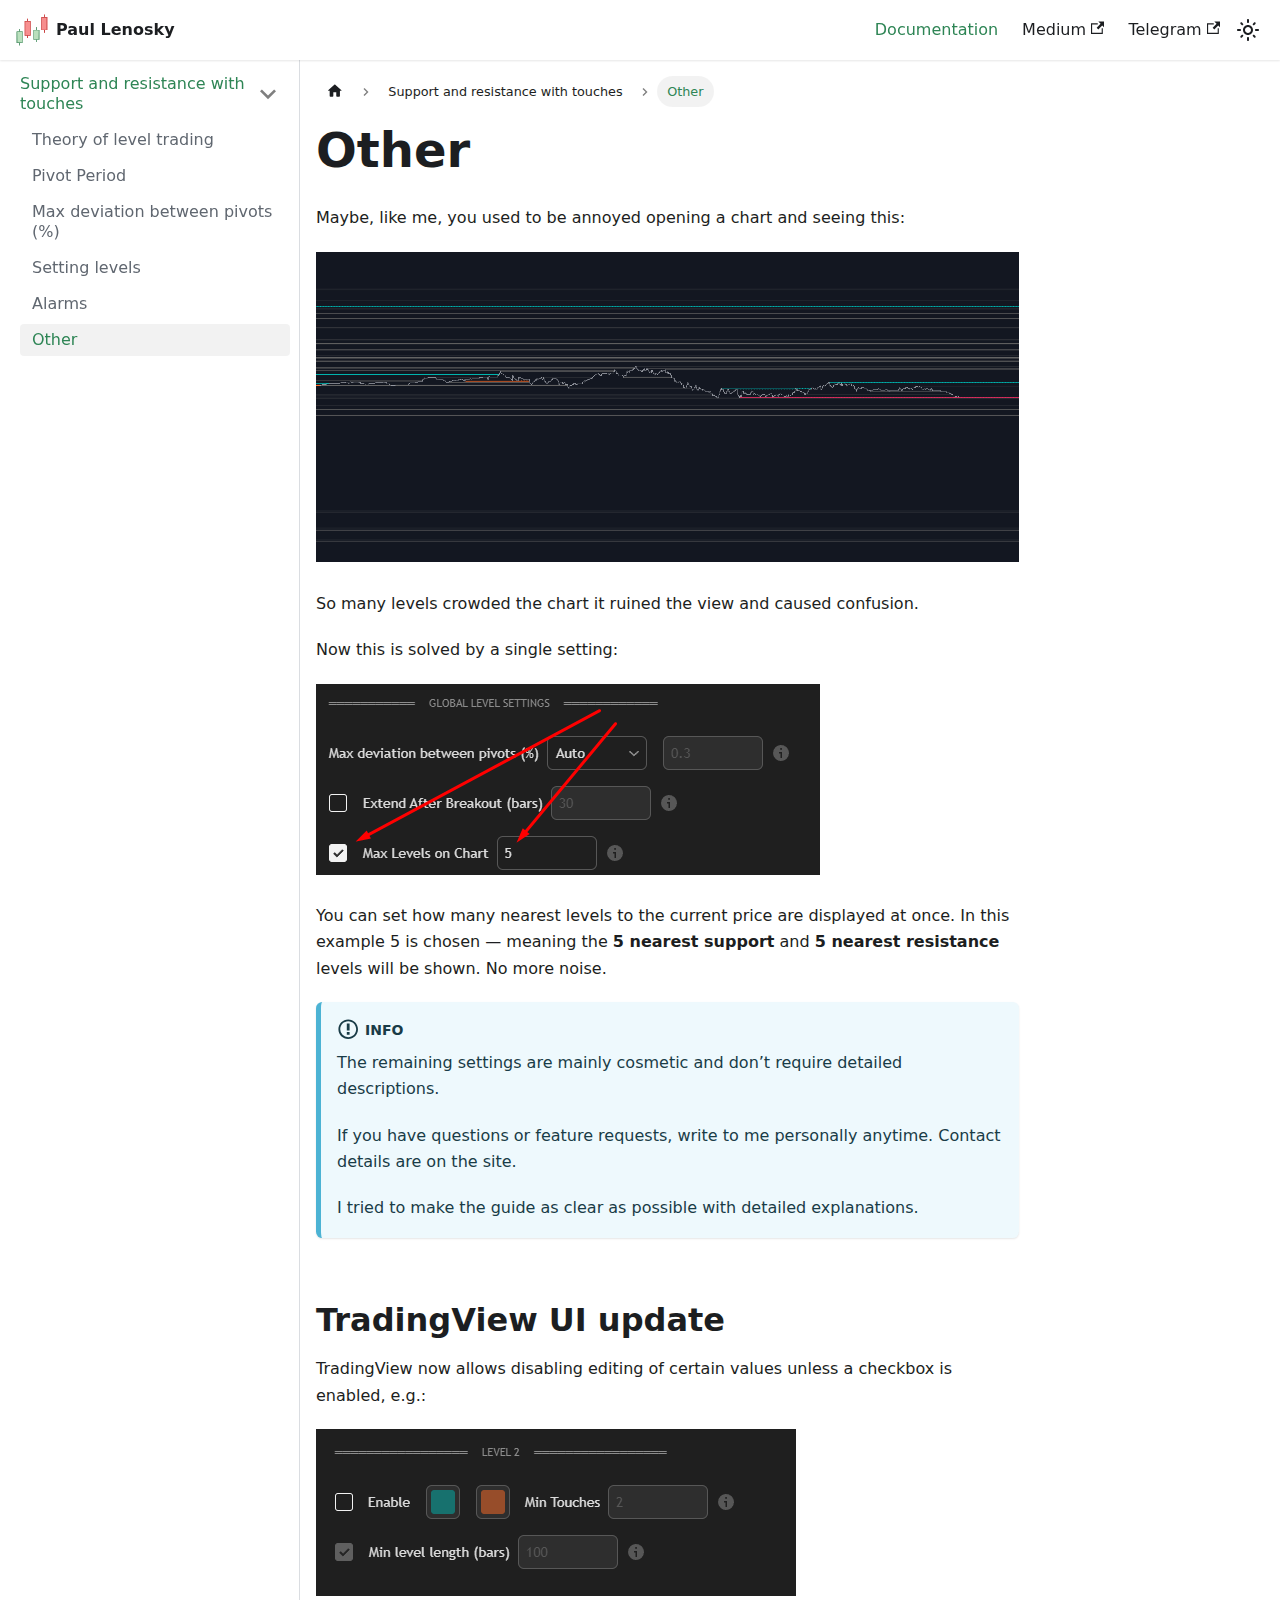
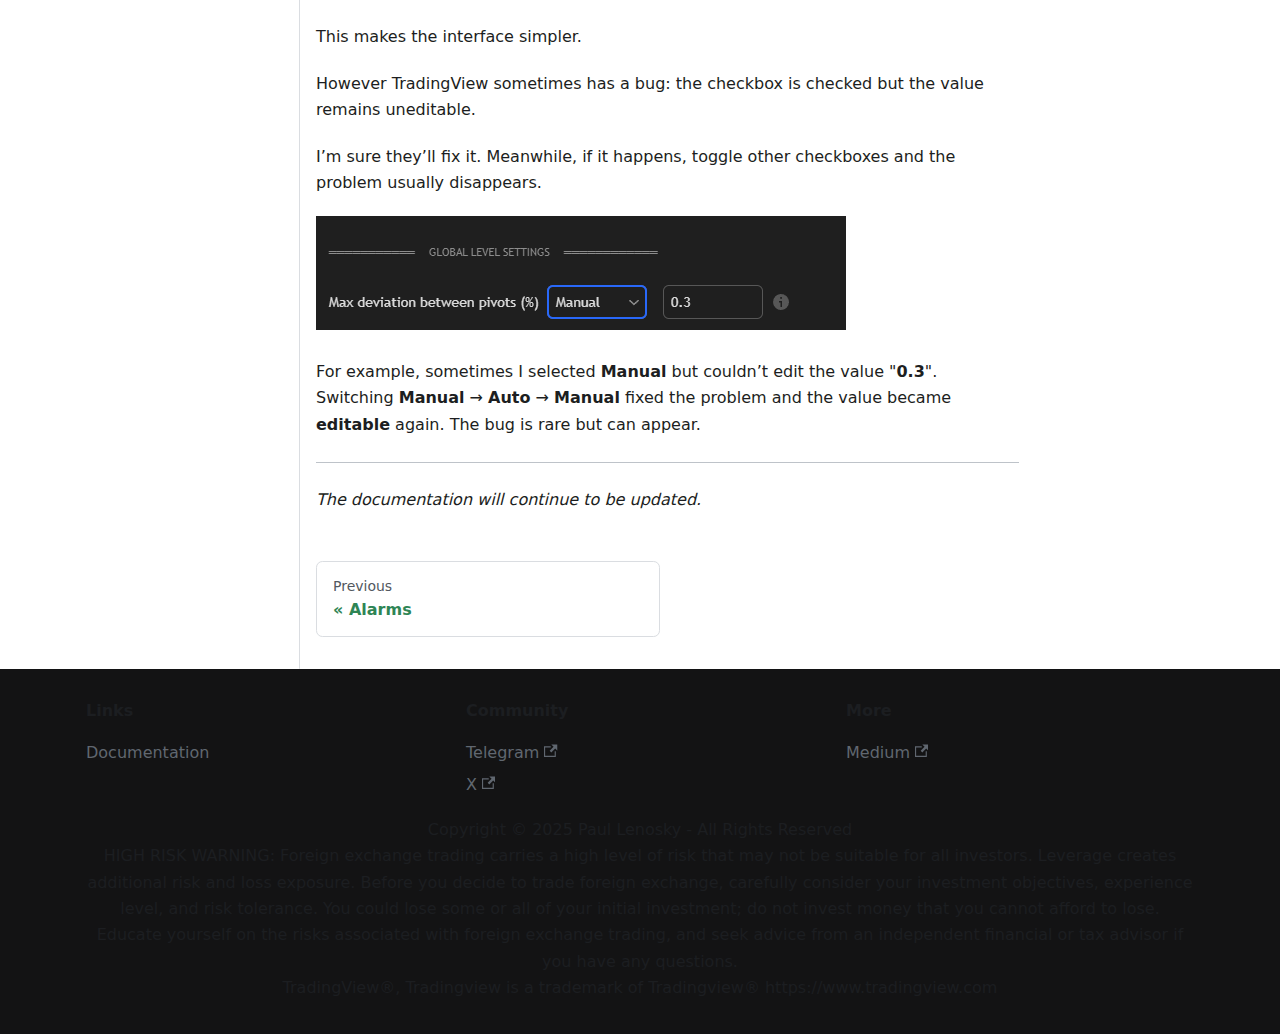
<file: docs/Support and resistance with touches/Other/index.html>
<!doctype html>
<html lang="en" dir="ltr" class="docs-wrapper plugin-docs plugin-id-default docs-version-current docs-doc-page docs-doc-id-Support and resistance with touches/Other" data-has-hydrated="false">
<head>
<meta charset="UTF-8">
<meta name="generator" content="Docusaurus v3.8.1">
<title data-rh="true">Other | Paul Lenosky</title><meta data-rh="true" name="viewport" content="width=device-width,initial-scale=1"><meta data-rh="true" name="twitter:card" content="summary_large_image"><meta data-rh="true" property="og:image" content="https://paullenosky.github.io/img/docusaurus-social-card.jpg"><meta data-rh="true" name="twitter:image" content="https://paullenosky.github.io/img/docusaurus-social-card.jpg"><meta data-rh="true" property="og:url" content="https://paullenosky.github.io/docs/Support and resistance with touches/Other"><meta data-rh="true" property="og:locale" content="en"><meta data-rh="true" name="docusaurus_locale" content="en"><meta data-rh="true" name="docsearch:language" content="en"><meta data-rh="true" name="docusaurus_version" content="current"><meta data-rh="true" name="docusaurus_tag" content="docs-default-current"><meta data-rh="true" name="docsearch:version" content="current"><meta data-rh="true" name="docsearch:docusaurus_tag" content="docs-default-current"><meta data-rh="true" property="og:title" content="Other | Paul Lenosky"><meta data-rh="true" name="description" content="Maybe, like me, you used to be annoyed opening a chart and seeing this:"><meta data-rh="true" property="og:description" content="Maybe, like me, you used to be annoyed opening a chart and seeing this:"><link data-rh="true" rel="icon" href="/img/favicon.ico"><link data-rh="true" rel="canonical" href="https://paullenosky.github.io/docs/Support and resistance with touches/Other"><link data-rh="true" rel="alternate" href="https://paullenosky.github.io/docs/Support and resistance with touches/Other" hreflang="en"><link data-rh="true" rel="alternate" href="https://paullenosky.github.io/docs/Support and resistance with touches/Other" hreflang="x-default"><script data-rh="true" type="application/ld+json">{"@context":"https://schema.org","@type":"BreadcrumbList","itemListElement":[{"@type":"ListItem","position":1,"name":"Other","item":"https://paullenosky.github.io/docs/Support and resistance with touches/Other"}]}</script><link rel="stylesheet" href="/assets/css/styles.7e462f19.css">
<script src="/assets/js/runtime~main.47bc4d05.js" defer="defer"></script>
<script src="/assets/js/main.02fede31.js" defer="defer"></script>
</head>
<body class="navigation-with-keyboard">
<svg xmlns="http://www.w3.org/2000/svg" style="display: none;"><defs>
<symbol id="theme-svg-external-link" viewBox="0 0 24 24"><path fill="currentColor" d="M21 13v10h-21v-19h12v2h-10v15h17v-8h2zm3-12h-10.988l4.035 4-6.977 7.07 2.828 2.828 6.977-7.07 4.125 4.172v-11z"/></symbol>
</defs></svg>
<script>!function(){var t="light";var e=function(){try{return new URLSearchParams(window.location.search).get("docusaurus-theme")}catch(t){}}()||function(){try{return window.localStorage.getItem("theme")}catch(t){}}();document.documentElement.setAttribute("data-theme",e||t),document.documentElement.setAttribute("data-theme-choice",e||t)}(),function(){try{const c=new URLSearchParams(window.location.search).entries();for(var[t,e]of c)if(t.startsWith("docusaurus-data-")){var a=t.replace("docusaurus-data-","data-");document.documentElement.setAttribute(a,e)}}catch(t){}}()</script><div id="__docusaurus"><link rel="preload" as="image" href="/img/logo.svg"><div role="region" aria-label="Skip to main content"><a class="skipToContent_fXgn" href="#__docusaurus_skipToContent_fallback">Skip to main content</a></div><nav aria-label="Main" class="theme-layout-navbar navbar navbar--fixed-top"><div class="navbar__inner"><div class="theme-layout-navbar-left navbar__items"><button aria-label="Toggle navigation bar" aria-expanded="false" class="navbar__toggle clean-btn" type="button"><svg width="30" height="30" viewBox="0 0 30 30" aria-hidden="true"><path stroke="currentColor" stroke-linecap="round" stroke-miterlimit="10" stroke-width="2" d="M4 7h22M4 15h22M4 23h22"></path></svg></button><a class="navbar__brand" href="/"><div class="navbar__logo"><img src="/img/logo.svg" alt="My Site Logo" class="themedComponent_mlkZ themedComponent--light_NVdE"><img src="/img/logo.svg" alt="My Site Logo" class="themedComponent_mlkZ themedComponent--dark_xIcU"></div><b class="navbar__title text--truncate">Paul Lenosky</b></a></div><div class="theme-layout-navbar-right navbar__items navbar__items--right"><a aria-current="page" class="navbar__item navbar__link navbar__link--active" href="/docs/Support and resistance with touches/Theory of level trading">Documentation</a><a href="https://medium.com/@paullenosky" target="_blank" rel="noopener noreferrer" class="navbar__item navbar__link">Medium<svg width="13.5" height="13.5" aria-hidden="true" class="iconExternalLink_nPIU"><use href="#theme-svg-external-link"></use></svg></a><a href="https://t.me/PaulLenosky" target="_blank" rel="noopener noreferrer" class="navbar__item navbar__link">Telegram<svg width="13.5" height="13.5" aria-hidden="true" class="iconExternalLink_nPIU"><use href="#theme-svg-external-link"></use></svg></a><div class="toggle_vylO colorModeToggle_DEke"><button class="clean-btn toggleButton_gllP toggleButtonDisabled_aARS" type="button" disabled="" title="system mode" aria-label="Switch between dark and light mode (currently system mode)"><svg viewBox="0 0 24 24" width="24" height="24" aria-hidden="true" class="toggleIcon_g3eP lightToggleIcon_pyhR"><path fill="currentColor" d="M12,9c1.65,0,3,1.35,3,3s-1.35,3-3,3s-3-1.35-3-3S10.35,9,12,9 M12,7c-2.76,0-5,2.24-5,5s2.24,5,5,5s5-2.24,5-5 S14.76,7,12,7L12,7z M2,13l2,0c0.55,0,1-0.45,1-1s-0.45-1-1-1l-2,0c-0.55,0-1,0.45-1,1S1.45,13,2,13z M20,13l2,0c0.55,0,1-0.45,1-1 s-0.45-1-1-1l-2,0c-0.55,0-1,0.45-1,1S19.45,13,20,13z M11,2v2c0,0.55,0.45,1,1,1s1-0.45,1-1V2c0-0.55-0.45-1-1-1S11,1.45,11,2z M11,20v2c0,0.55,0.45,1,1,1s1-0.45,1-1v-2c0-0.55-0.45-1-1-1C11.45,19,11,19.45,11,20z M5.99,4.58c-0.39-0.39-1.03-0.39-1.41,0 c-0.39,0.39-0.39,1.03,0,1.41l1.06,1.06c0.39,0.39,1.03,0.39,1.41,0s0.39-1.03,0-1.41L5.99,4.58z M18.36,16.95 c-0.39-0.39-1.03-0.39-1.41,0c-0.39,0.39-0.39,1.03,0,1.41l1.06,1.06c0.39,0.39,1.03,0.39,1.41,0c0.39-0.39,0.39-1.03,0-1.41 L18.36,16.95z M19.42,5.99c0.39-0.39,0.39-1.03,0-1.41c-0.39-0.39-1.03-0.39-1.41,0l-1.06,1.06c-0.39,0.39-0.39,1.03,0,1.41 s1.03,0.39,1.41,0L19.42,5.99z M7.05,18.36c0.39-0.39,0.39-1.03,0-1.41c-0.39-0.39-1.03-0.39-1.41,0l-1.06,1.06 c-0.39,0.39-0.39,1.03,0,1.41s1.03,0.39,1.41,0L7.05,18.36z"></path></svg><svg viewBox="0 0 24 24" width="24" height="24" aria-hidden="true" class="toggleIcon_g3eP darkToggleIcon_wfgR"><path fill="currentColor" d="M9.37,5.51C9.19,6.15,9.1,6.82,9.1,7.5c0,4.08,3.32,7.4,7.4,7.4c0.68,0,1.35-0.09,1.99-0.27C17.45,17.19,14.93,19,12,19 c-3.86,0-7-3.14-7-7C5,9.07,6.81,6.55,9.37,5.51z M12,3c-4.97,0-9,4.03-9,9s4.03,9,9,9s9-4.03,9-9c0-0.46-0.04-0.92-0.1-1.36 c-0.98,1.37-2.58,2.26-4.4,2.26c-2.98,0-5.4-2.42-5.4-5.4c0-1.81,0.89-3.42,2.26-4.4C12.92,3.04,12.46,3,12,3L12,3z"></path></svg><svg viewBox="0 0 24 24" width="24" height="24" aria-hidden="true" class="toggleIcon_g3eP systemToggleIcon_QzmC"><path fill="currentColor" d="m12 21c4.971 0 9-4.029 9-9s-4.029-9-9-9-9 4.029-9 9 4.029 9 9 9zm4.95-13.95c1.313 1.313 2.05 3.093 2.05 4.95s-0.738 3.637-2.05 4.95c-1.313 1.313-3.093 2.05-4.95 2.05v-14c1.857 0 3.637 0.737 4.95 2.05z"></path></svg></button></div><div class="navbarSearchContainer_Bca1"></div></div></div><div role="presentation" class="navbar-sidebar__backdrop"></div></nav><div id="__docusaurus_skipToContent_fallback" class="theme-layout-main main-wrapper mainWrapper_z2l0"><div class="docsWrapper_hBAB"><button aria-label="Scroll back to top" class="clean-btn theme-back-to-top-button backToTopButton_sjWU" type="button"></button><div class="docRoot_UBD9"><aside class="theme-doc-sidebar-container docSidebarContainer_YfHR"><div class="sidebarViewport_aRkj"><div class="sidebar_njMd"><nav aria-label="Docs sidebar" class="menu thin-scrollbar menu_SIkG"><ul class="theme-doc-sidebar-menu menu__list"><li class="theme-doc-sidebar-item-category theme-doc-sidebar-item-category-level-1 menu__list-item"><div class="menu__list-item-collapsible"><a class="menu__link menu__link--sublist menu__link--sublist-caret menu__link--active" role="button" aria-expanded="true" href="/docs/Support and resistance with touches/Theory of level trading">Support and resistance with touches</a></div><ul class="menu__list"><li class="theme-doc-sidebar-item-link theme-doc-sidebar-item-link-level-2 menu__list-item"><a class="menu__link" tabindex="0" href="/docs/Support and resistance with touches/Theory of level trading">Theory of level trading</a></li><li class="theme-doc-sidebar-item-link theme-doc-sidebar-item-link-level-2 menu__list-item"><a class="menu__link" tabindex="0" href="/docs/Support and resistance with touches/Pivot Period">Pivot Period</a></li><li class="theme-doc-sidebar-item-link theme-doc-sidebar-item-link-level-2 menu__list-item"><a class="menu__link" tabindex="0" href="/docs/Support and resistance with touches/Max deviation between pivots">Max deviation between pivots (%)</a></li><li class="theme-doc-sidebar-item-link theme-doc-sidebar-item-link-level-2 menu__list-item"><a class="menu__link" tabindex="0" href="/docs/Support and resistance with touches/Setting levels">Setting levels</a></li><li class="theme-doc-sidebar-item-link theme-doc-sidebar-item-link-level-2 menu__list-item"><a class="menu__link" tabindex="0" href="/docs/Support and resistance with touches/Alarms">Alarms</a></li><li class="theme-doc-sidebar-item-link theme-doc-sidebar-item-link-level-2 menu__list-item"><a class="menu__link menu__link--active" aria-current="page" tabindex="0" href="/docs/Support and resistance with touches/Other">Other</a></li></ul></li></ul></nav></div></div></aside><main class="docMainContainer_TBSr"><div class="container padding-top--md padding-bottom--lg"><div class="row"><div class="col docItemCol_VOVn"><div class="docItemContainer_Djhp"><article><nav class="theme-doc-breadcrumbs breadcrumbsContainer_Z_bl" aria-label="Breadcrumbs"><ul class="breadcrumbs"><li class="breadcrumbs__item"><a aria-label="Home page" class="breadcrumbs__link" href="/"><svg viewBox="0 0 24 24" class="breadcrumbHomeIcon_YNFT"><path d="M10 19v-5h4v5c0 .55.45 1 1 1h3c.55 0 1-.45 1-1v-7h1.7c.46 0 .68-.57.33-.87L12.67 3.6c-.38-.34-.96-.34-1.34 0l-8.36 7.53c-.34.3-.13.87.33.87H5v7c0 .55.45 1 1 1h3c.55 0 1-.45 1-1z" fill="currentColor"></path></svg></a></li><li class="breadcrumbs__item"><span class="breadcrumbs__link">Support and resistance with touches</span></li><li class="breadcrumbs__item breadcrumbs__item--active"><span class="breadcrumbs__link">Other</span></li></ul></nav><div class="theme-doc-markdown markdown"><header><h1>Other</h1></header>
<p>Maybe, like me, you used to be annoyed opening a chart and seeing this:</p>
<p><img decoding="async" loading="lazy" alt="850918b4598852c02bd6a71459d0336e.png" src="[data-uri]" width="1336" height="591" class="img_ev3q"></p>
<p>So many levels crowded the chart it ruined the view and caused confusion.</p>
<p>Now this is solved by a single setting:</p>
<p><img decoding="async" loading="lazy" alt="baff682606517c75daea51d3556f1134.png" src="/assets/images/baff682606517c75daea51d3556f1134-85c1d08b0914b742ccbcccd243162c07.png" width="504" height="191" class="img_ev3q"></p>
<p>You can set how many nearest levels to the current price are displayed at once. In this example 5 is chosen — meaning the <strong>5 nearest support</strong> and <strong>5 nearest resistance</strong> levels will be shown. No more noise.</p>
<div class="theme-admonition theme-admonition-info admonition_xJq3 alert alert--info"><div class="admonitionHeading_Gvgb"><span class="admonitionIcon_Rf37"><svg viewBox="0 0 14 16"><path fill-rule="evenodd" d="M7 2.3c3.14 0 5.7 2.56 5.7 5.7s-2.56 5.7-5.7 5.7A5.71 5.71 0 0 1 1.3 8c0-3.14 2.56-5.7 5.7-5.7zM7 1C3.14 1 0 4.14 0 8s3.14 7 7 7 7-3.14 7-7-3.14-7-7-7zm1 3H6v5h2V4zm0 6H6v2h2v-2z"></path></svg></span>info</div><div class="admonitionContent_BuS1"><p>The remaining settings are mainly cosmetic and don’t require detailed descriptions.</p><p>If you have questions or feature requests, write to me personally anytime. Contact details are on the site.</p><p>I tried to make the guide as clear as possible with detailed explanations.</p></div></div>
<p> </p>
<h1>TradingView UI update</h1>
<p>TradingView now allows disabling editing of certain values unless a checkbox is enabled, e.g.:</p>
<p><img decoding="async" loading="lazy" alt="b345cb874e029be904aa02fdda528af2.png" src="[data-uri]" width="480" height="167" class="img_ev3q"></p>
<p>This makes the interface simpler.</p>
<p>However TradingView sometimes has a bug: the checkbox is checked but the value remains uneditable.</p>
<p>I’m sure they’ll fix it. Meanwhile, if it happens, toggle other checkboxes and the problem usually disappears.</p>
<p><img decoding="async" loading="lazy" alt="a8d794ce208d5d732acee9200bc84d68.png" src="[data-uri]" width="530" height="114" class="img_ev3q"></p>
<p>For example, sometimes I selected <strong>Manual</strong> but couldn’t edit the value &quot;<strong>0.3</strong>&quot;. Switching <strong>Manual</strong> → <strong>Auto</strong> → <strong>Manual</strong> fixed the problem and the value became <strong>editable</strong> again. The bug is rare but can appear.</p>
<hr>
<p><em>The documentation will continue to be updated.</em></p></div></article><nav class="docusaurus-mt-lg pagination-nav" aria-label="Docs pages"><a class="pagination-nav__link pagination-nav__link--prev" href="/docs/Support and resistance with touches/Alarms"><div class="pagination-nav__sublabel">Previous</div><div class="pagination-nav__label">Alarms</div></a></nav></div></div></div></div></main></div></div></div><footer class="theme-layout-footer footer"><div class="container container-fluid"><div class="row footer__links"><div class="theme-layout-footer-column col footer__col"><div class="footer__title">Links</div><ul class="footer__items clean-list"><li class="footer__item"><a class="footer__link-item" href="/docs/Support and resistance with touches/Theory of level trading">Documentation</a></li></ul></div><div class="theme-layout-footer-column col footer__col"><div class="footer__title">Community</div><ul class="footer__items clean-list"><li class="footer__item"><a href="https://t.me/PaulLenosky" target="_blank" rel="noopener noreferrer" class="footer__link-item">Telegram<svg width="13.5" height="13.5" aria-hidden="true" class="iconExternalLink_nPIU"><use href="#theme-svg-external-link"></use></svg></a></li><li class="footer__item"><a href="https://x.com/Paullenosky" target="_blank" rel="noopener noreferrer" class="footer__link-item">X<svg width="13.5" height="13.5" aria-hidden="true" class="iconExternalLink_nPIU"><use href="#theme-svg-external-link"></use></svg></a></li></ul></div><div class="theme-layout-footer-column col footer__col"><div class="footer__title">More</div><ul class="footer__items clean-list"><li class="footer__item"><a href="https://medium.com/@paullenosky" target="_blank" rel="noopener noreferrer" class="footer__link-item">Medium<svg width="13.5" height="13.5" aria-hidden="true" class="iconExternalLink_nPIU"><use href="#theme-svg-external-link"></use></svg></a></li></ul></div></div><div class="footer__bottom text--center"><div class="footer__copyright">Copyright © 2025 Paul Lenosky - All Rights Reserved <br>HIGH RISK WARNING: Foreign exchange trading carries a high level of risk that may not be suitable for all investors. Leverage creates additional risk and loss exposure. Before you decide to trade foreign exchange, carefully consider your investment objectives, experience level, and risk tolerance. You could lose some or all of your initial investment; do not invest money that you cannot afford to lose. Educate yourself on the risks associated with foreign exchange trading, and seek advice from an independent financial or tax advisor if you have any questions.
<br>TradingView®, Tradingview is a trademark of Tradingview® https://www.tradingview.com</div></div></div></footer></div>
</body>
</html>
</file>
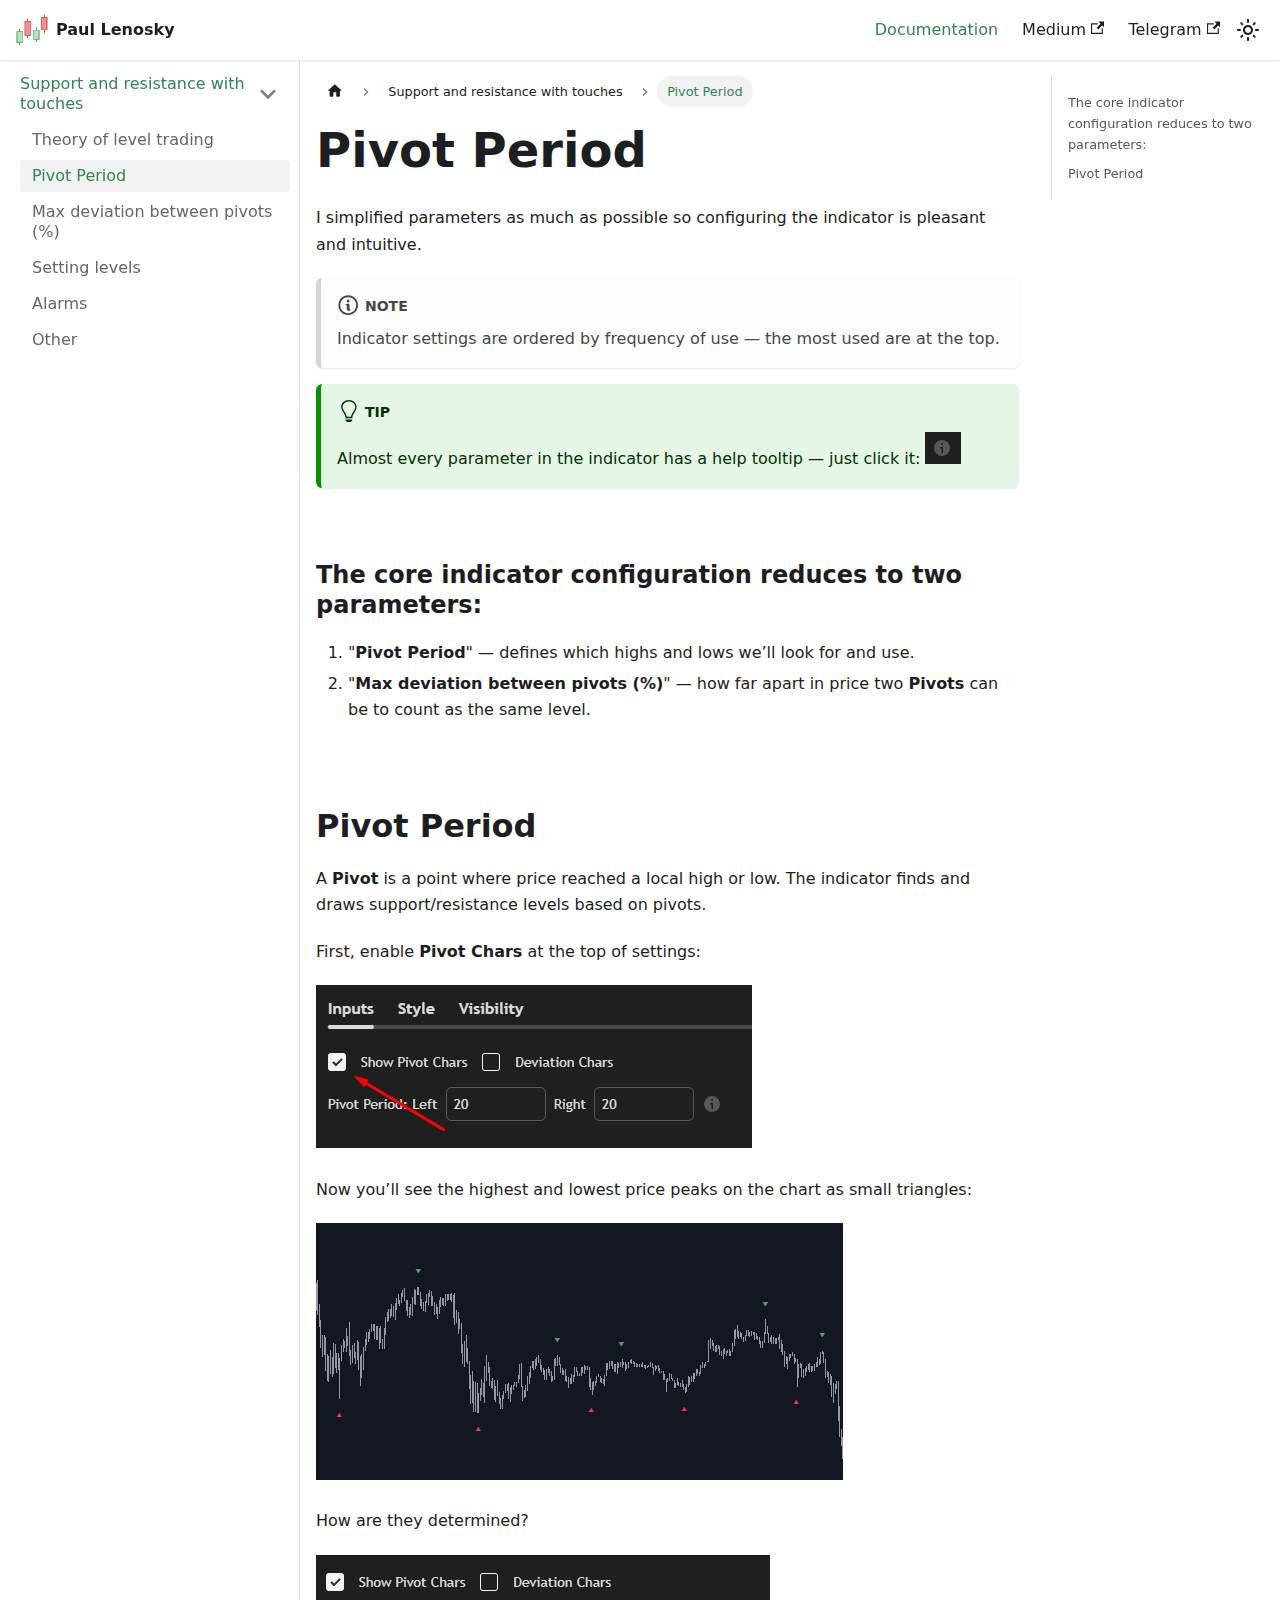
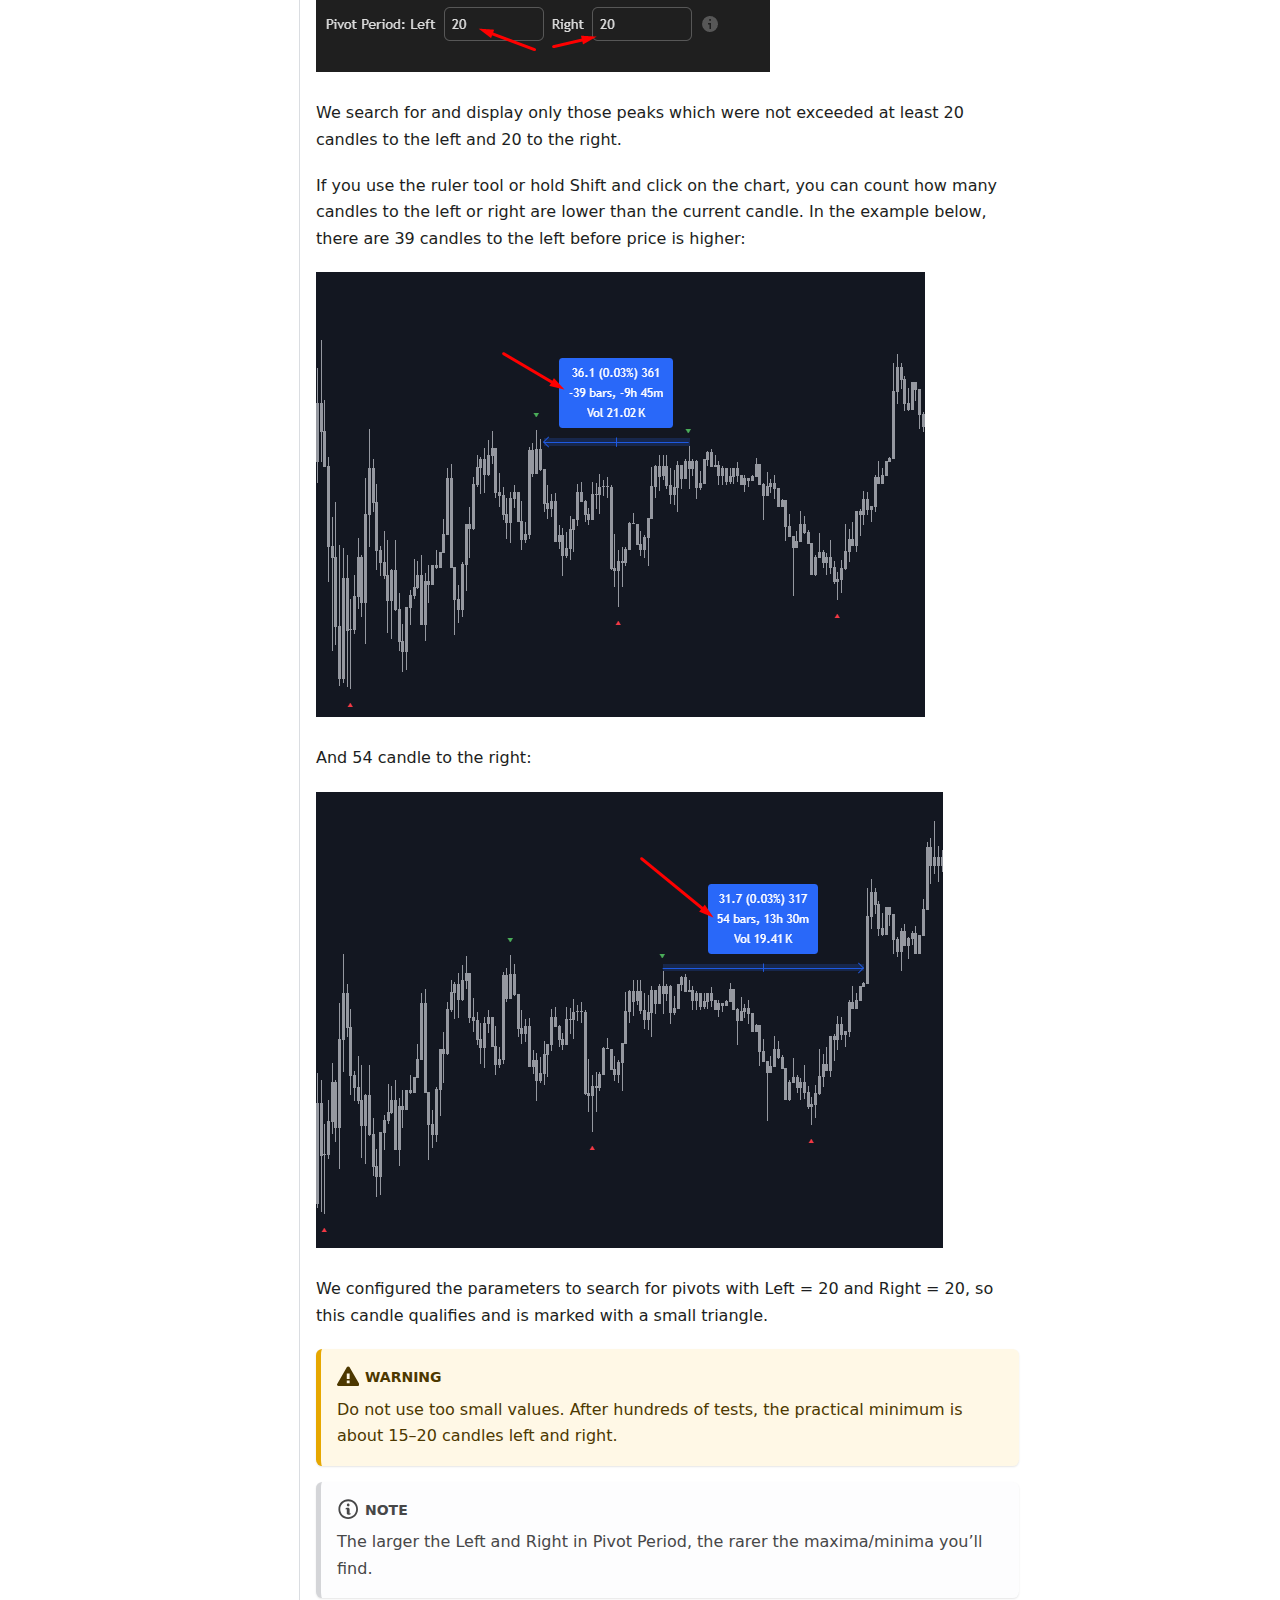
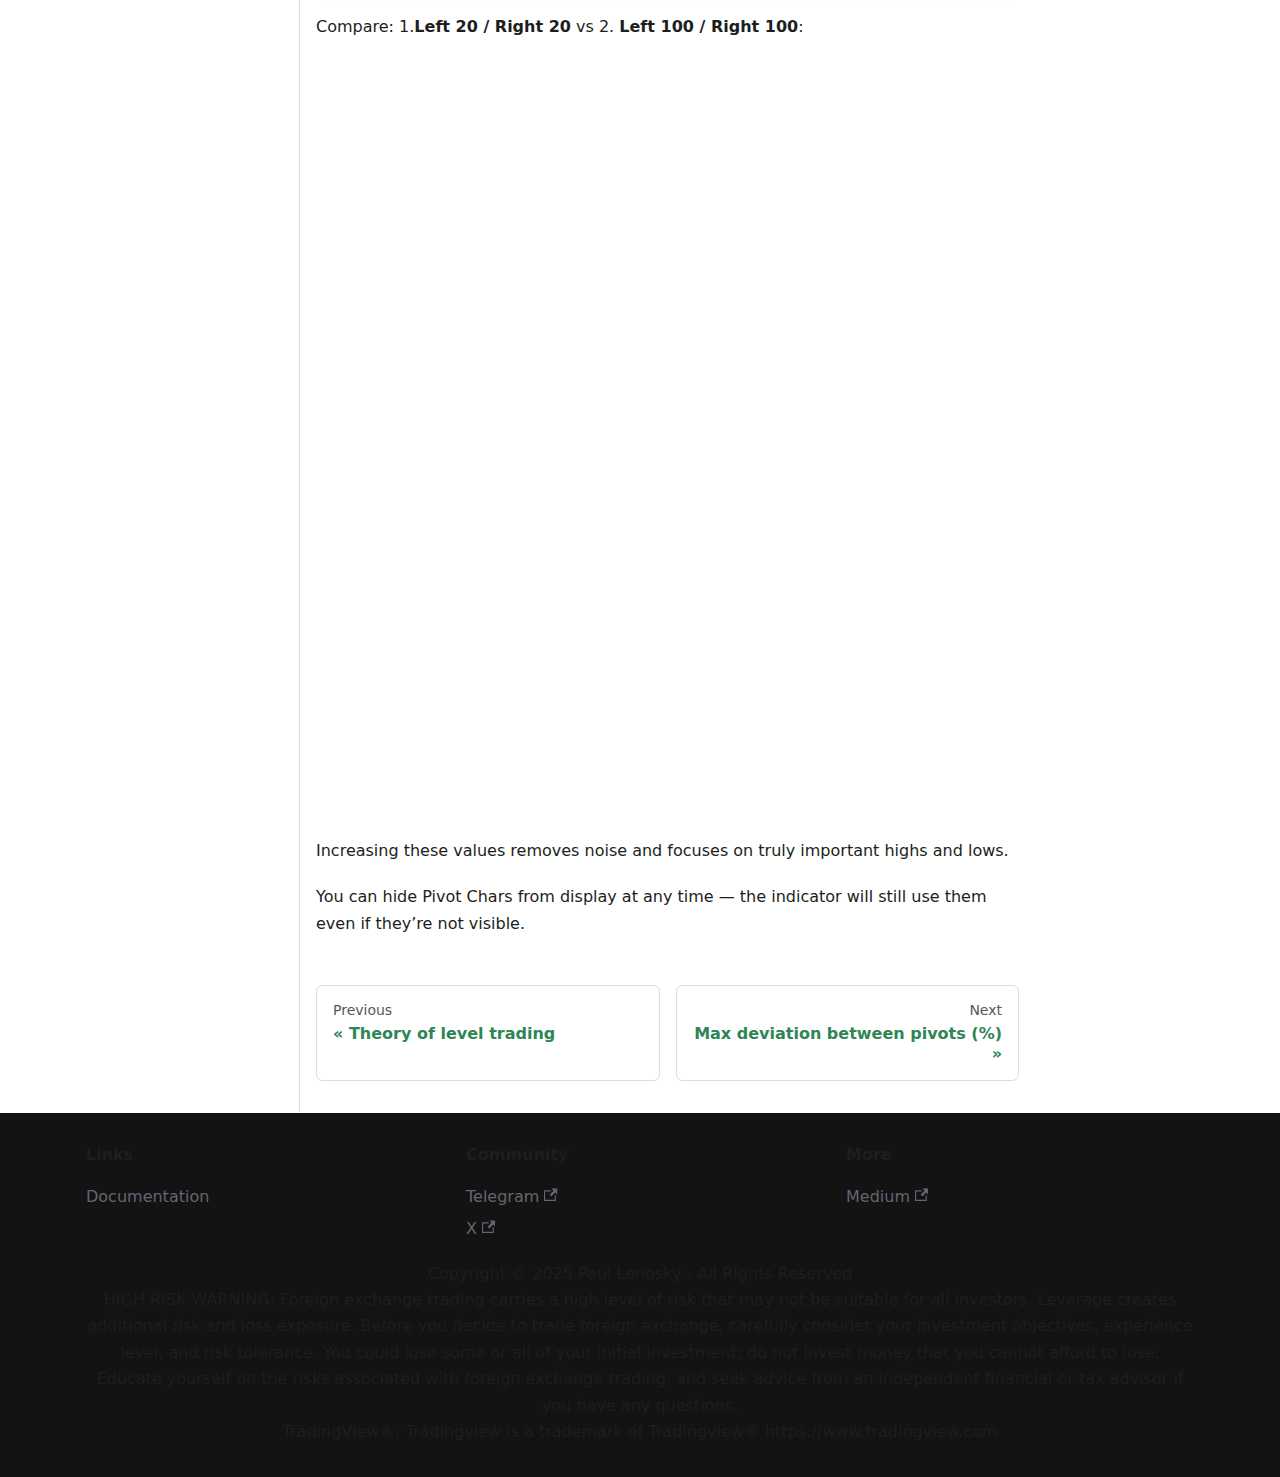
<file: docs/Support and resistance with touches/Pivot Period/index.html>
<!doctype html>
<html lang="en" dir="ltr" class="docs-wrapper plugin-docs plugin-id-default docs-version-current docs-doc-page docs-doc-id-Support and resistance with touches/Pivot Period" data-has-hydrated="false">
<head>
<meta charset="UTF-8">
<meta name="generator" content="Docusaurus v3.8.1">
<title data-rh="true">Pivot Period | Paul Lenosky</title><meta data-rh="true" name="viewport" content="width=device-width,initial-scale=1"><meta data-rh="true" name="twitter:card" content="summary_large_image"><meta data-rh="true" property="og:image" content="https://paullenosky.github.io/img/docusaurus-social-card.jpg"><meta data-rh="true" name="twitter:image" content="https://paullenosky.github.io/img/docusaurus-social-card.jpg"><meta data-rh="true" property="og:url" content="https://paullenosky.github.io/docs/Support and resistance with touches/Pivot Period"><meta data-rh="true" property="og:locale" content="en"><meta data-rh="true" name="docusaurus_locale" content="en"><meta data-rh="true" name="docsearch:language" content="en"><meta data-rh="true" name="docusaurus_version" content="current"><meta data-rh="true" name="docusaurus_tag" content="docs-default-current"><meta data-rh="true" name="docsearch:version" content="current"><meta data-rh="true" name="docsearch:docusaurus_tag" content="docs-default-current"><meta data-rh="true" property="og:title" content="Pivot Period | Paul Lenosky"><meta data-rh="true" name="description" content="I simplified parameters as much as possible so configuring the indicator is pleasant and intuitive."><meta data-rh="true" property="og:description" content="I simplified parameters as much as possible so configuring the indicator is pleasant and intuitive."><link data-rh="true" rel="icon" href="/img/favicon.ico"><link data-rh="true" rel="canonical" href="https://paullenosky.github.io/docs/Support and resistance with touches/Pivot Period"><link data-rh="true" rel="alternate" href="https://paullenosky.github.io/docs/Support and resistance with touches/Pivot Period" hreflang="en"><link data-rh="true" rel="alternate" href="https://paullenosky.github.io/docs/Support and resistance with touches/Pivot Period" hreflang="x-default"><script data-rh="true" type="application/ld+json">{"@context":"https://schema.org","@type":"BreadcrumbList","itemListElement":[{"@type":"ListItem","position":1,"name":"Pivot Period","item":"https://paullenosky.github.io/docs/Support and resistance with touches/Pivot Period"}]}</script><link rel="stylesheet" href="/assets/css/styles.7e462f19.css">
<script src="/assets/js/runtime~main.47bc4d05.js" defer="defer"></script>
<script src="/assets/js/main.02fede31.js" defer="defer"></script>
</head>
<body class="navigation-with-keyboard">
<svg xmlns="http://www.w3.org/2000/svg" style="display: none;"><defs>
<symbol id="theme-svg-external-link" viewBox="0 0 24 24"><path fill="currentColor" d="M21 13v10h-21v-19h12v2h-10v15h17v-8h2zm3-12h-10.988l4.035 4-6.977 7.07 2.828 2.828 6.977-7.07 4.125 4.172v-11z"/></symbol>
</defs></svg>
<script>!function(){var t="light";var e=function(){try{return new URLSearchParams(window.location.search).get("docusaurus-theme")}catch(t){}}()||function(){try{return window.localStorage.getItem("theme")}catch(t){}}();document.documentElement.setAttribute("data-theme",e||t),document.documentElement.setAttribute("data-theme-choice",e||t)}(),function(){try{const c=new URLSearchParams(window.location.search).entries();for(var[t,e]of c)if(t.startsWith("docusaurus-data-")){var a=t.replace("docusaurus-data-","data-");document.documentElement.setAttribute(a,e)}}catch(t){}}()</script><div id="__docusaurus"><link rel="preload" as="image" href="/img/logo.svg"><div role="region" aria-label="Skip to main content"><a class="skipToContent_fXgn" href="#__docusaurus_skipToContent_fallback">Skip to main content</a></div><nav aria-label="Main" class="theme-layout-navbar navbar navbar--fixed-top"><div class="navbar__inner"><div class="theme-layout-navbar-left navbar__items"><button aria-label="Toggle navigation bar" aria-expanded="false" class="navbar__toggle clean-btn" type="button"><svg width="30" height="30" viewBox="0 0 30 30" aria-hidden="true"><path stroke="currentColor" stroke-linecap="round" stroke-miterlimit="10" stroke-width="2" d="M4 7h22M4 15h22M4 23h22"></path></svg></button><a class="navbar__brand" href="/"><div class="navbar__logo"><img src="/img/logo.svg" alt="My Site Logo" class="themedComponent_mlkZ themedComponent--light_NVdE"><img src="/img/logo.svg" alt="My Site Logo" class="themedComponent_mlkZ themedComponent--dark_xIcU"></div><b class="navbar__title text--truncate">Paul Lenosky</b></a></div><div class="theme-layout-navbar-right navbar__items navbar__items--right"><a aria-current="page" class="navbar__item navbar__link navbar__link--active" href="/docs/Support and resistance with touches/Theory of level trading">Documentation</a><a href="https://medium.com/@paullenosky" target="_blank" rel="noopener noreferrer" class="navbar__item navbar__link">Medium<svg width="13.5" height="13.5" aria-hidden="true" class="iconExternalLink_nPIU"><use href="#theme-svg-external-link"></use></svg></a><a href="https://t.me/PaulLenosky" target="_blank" rel="noopener noreferrer" class="navbar__item navbar__link">Telegram<svg width="13.5" height="13.5" aria-hidden="true" class="iconExternalLink_nPIU"><use href="#theme-svg-external-link"></use></svg></a><div class="toggle_vylO colorModeToggle_DEke"><button class="clean-btn toggleButton_gllP toggleButtonDisabled_aARS" type="button" disabled="" title="system mode" aria-label="Switch between dark and light mode (currently system mode)"><svg viewBox="0 0 24 24" width="24" height="24" aria-hidden="true" class="toggleIcon_g3eP lightToggleIcon_pyhR"><path fill="currentColor" d="M12,9c1.65,0,3,1.35,3,3s-1.35,3-3,3s-3-1.35-3-3S10.35,9,12,9 M12,7c-2.76,0-5,2.24-5,5s2.24,5,5,5s5-2.24,5-5 S14.76,7,12,7L12,7z M2,13l2,0c0.55,0,1-0.45,1-1s-0.45-1-1-1l-2,0c-0.55,0-1,0.45-1,1S1.45,13,2,13z M20,13l2,0c0.55,0,1-0.45,1-1 s-0.45-1-1-1l-2,0c-0.55,0-1,0.45-1,1S19.45,13,20,13z M11,2v2c0,0.55,0.45,1,1,1s1-0.45,1-1V2c0-0.55-0.45-1-1-1S11,1.45,11,2z M11,20v2c0,0.55,0.45,1,1,1s1-0.45,1-1v-2c0-0.55-0.45-1-1-1C11.45,19,11,19.45,11,20z M5.99,4.58c-0.39-0.39-1.03-0.39-1.41,0 c-0.39,0.39-0.39,1.03,0,1.41l1.06,1.06c0.39,0.39,1.03,0.39,1.41,0s0.39-1.03,0-1.41L5.99,4.58z M18.36,16.95 c-0.39-0.39-1.03-0.39-1.41,0c-0.39,0.39-0.39,1.03,0,1.41l1.06,1.06c0.39,0.39,1.03,0.39,1.41,0c0.39-0.39,0.39-1.03,0-1.41 L18.36,16.95z M19.42,5.99c0.39-0.39,0.39-1.03,0-1.41c-0.39-0.39-1.03-0.39-1.41,0l-1.06,1.06c-0.39,0.39-0.39,1.03,0,1.41 s1.03,0.39,1.41,0L19.42,5.99z M7.05,18.36c0.39-0.39,0.39-1.03,0-1.41c-0.39-0.39-1.03-0.39-1.41,0l-1.06,1.06 c-0.39,0.39-0.39,1.03,0,1.41s1.03,0.39,1.41,0L7.05,18.36z"></path></svg><svg viewBox="0 0 24 24" width="24" height="24" aria-hidden="true" class="toggleIcon_g3eP darkToggleIcon_wfgR"><path fill="currentColor" d="M9.37,5.51C9.19,6.15,9.1,6.82,9.1,7.5c0,4.08,3.32,7.4,7.4,7.4c0.68,0,1.35-0.09,1.99-0.27C17.45,17.19,14.93,19,12,19 c-3.86,0-7-3.14-7-7C5,9.07,6.81,6.55,9.37,5.51z M12,3c-4.97,0-9,4.03-9,9s4.03,9,9,9s9-4.03,9-9c0-0.46-0.04-0.92-0.1-1.36 c-0.98,1.37-2.58,2.26-4.4,2.26c-2.98,0-5.4-2.42-5.4-5.4c0-1.81,0.89-3.42,2.26-4.4C12.92,3.04,12.46,3,12,3L12,3z"></path></svg><svg viewBox="0 0 24 24" width="24" height="24" aria-hidden="true" class="toggleIcon_g3eP systemToggleIcon_QzmC"><path fill="currentColor" d="m12 21c4.971 0 9-4.029 9-9s-4.029-9-9-9-9 4.029-9 9 4.029 9 9 9zm4.95-13.95c1.313 1.313 2.05 3.093 2.05 4.95s-0.738 3.637-2.05 4.95c-1.313 1.313-3.093 2.05-4.95 2.05v-14c1.857 0 3.637 0.737 4.95 2.05z"></path></svg></button></div><div class="navbarSearchContainer_Bca1"></div></div></div><div role="presentation" class="navbar-sidebar__backdrop"></div></nav><div id="__docusaurus_skipToContent_fallback" class="theme-layout-main main-wrapper mainWrapper_z2l0"><div class="docsWrapper_hBAB"><button aria-label="Scroll back to top" class="clean-btn theme-back-to-top-button backToTopButton_sjWU" type="button"></button><div class="docRoot_UBD9"><aside class="theme-doc-sidebar-container docSidebarContainer_YfHR"><div class="sidebarViewport_aRkj"><div class="sidebar_njMd"><nav aria-label="Docs sidebar" class="menu thin-scrollbar menu_SIkG"><ul class="theme-doc-sidebar-menu menu__list"><li class="theme-doc-sidebar-item-category theme-doc-sidebar-item-category-level-1 menu__list-item"><div class="menu__list-item-collapsible"><a class="menu__link menu__link--sublist menu__link--sublist-caret menu__link--active" role="button" aria-expanded="true" href="/docs/Support and resistance with touches/Theory of level trading">Support and resistance with touches</a></div><ul class="menu__list"><li class="theme-doc-sidebar-item-link theme-doc-sidebar-item-link-level-2 menu__list-item"><a class="menu__link" tabindex="0" href="/docs/Support and resistance with touches/Theory of level trading">Theory of level trading</a></li><li class="theme-doc-sidebar-item-link theme-doc-sidebar-item-link-level-2 menu__list-item"><a class="menu__link menu__link--active" aria-current="page" tabindex="0" href="/docs/Support and resistance with touches/Pivot Period">Pivot Period</a></li><li class="theme-doc-sidebar-item-link theme-doc-sidebar-item-link-level-2 menu__list-item"><a class="menu__link" tabindex="0" href="/docs/Support and resistance with touches/Max deviation between pivots">Max deviation between pivots (%)</a></li><li class="theme-doc-sidebar-item-link theme-doc-sidebar-item-link-level-2 menu__list-item"><a class="menu__link" tabindex="0" href="/docs/Support and resistance with touches/Setting levels">Setting levels</a></li><li class="theme-doc-sidebar-item-link theme-doc-sidebar-item-link-level-2 menu__list-item"><a class="menu__link" tabindex="0" href="/docs/Support and resistance with touches/Alarms">Alarms</a></li><li class="theme-doc-sidebar-item-link theme-doc-sidebar-item-link-level-2 menu__list-item"><a class="menu__link" tabindex="0" href="/docs/Support and resistance with touches/Other">Other</a></li></ul></li></ul></nav></div></div></aside><main class="docMainContainer_TBSr"><div class="container padding-top--md padding-bottom--lg"><div class="row"><div class="col docItemCol_VOVn"><div class="docItemContainer_Djhp"><article><nav class="theme-doc-breadcrumbs breadcrumbsContainer_Z_bl" aria-label="Breadcrumbs"><ul class="breadcrumbs"><li class="breadcrumbs__item"><a aria-label="Home page" class="breadcrumbs__link" href="/"><svg viewBox="0 0 24 24" class="breadcrumbHomeIcon_YNFT"><path d="M10 19v-5h4v5c0 .55.45 1 1 1h3c.55 0 1-.45 1-1v-7h1.7c.46 0 .68-.57.33-.87L12.67 3.6c-.38-.34-.96-.34-1.34 0l-8.36 7.53c-.34.3-.13.87.33.87H5v7c0 .55.45 1 1 1h3c.55 0 1-.45 1-1z" fill="currentColor"></path></svg></a></li><li class="breadcrumbs__item"><span class="breadcrumbs__link">Support and resistance with touches</span></li><li class="breadcrumbs__item breadcrumbs__item--active"><span class="breadcrumbs__link">Pivot Period</span></li></ul></nav><div class="tocCollapsible_ETCw theme-doc-toc-mobile tocMobile_ITEo"><button type="button" class="clean-btn tocCollapsibleButton_TO0P">On this page</button></div><div class="theme-doc-markdown markdown"><header><h1>Pivot Period</h1></header>
<p>I simplified parameters as much as possible so configuring the indicator is pleasant and intuitive.</p>
<div class="theme-admonition theme-admonition-note admonition_xJq3 alert alert--secondary"><div class="admonitionHeading_Gvgb"><span class="admonitionIcon_Rf37"><svg viewBox="0 0 14 16"><path fill-rule="evenodd" d="M6.3 5.69a.942.942 0 0 1-.28-.7c0-.28.09-.52.28-.7.19-.18.42-.28.7-.28.28 0 .52.09.7.28.18.19.28.42.28.7 0 .28-.09.52-.28.7a1 1 0 0 1-.7.3c-.28 0-.52-.11-.7-.3zM8 7.99c-.02-.25-.11-.48-.31-.69-.2-.19-.42-.3-.69-.31H6c-.27.02-.48.13-.69.31-.2.2-.3.44-.31.69h1v3c.02.27.11.5.31.69.2.2.42.31.69.31h1c.27 0 .48-.11.69-.31.2-.19.3-.42.31-.69H8V7.98v.01zM7 2.3c-3.14 0-5.7 2.54-5.7 5.68 0 3.14 2.56 5.7 5.7 5.7s5.7-2.55 5.7-5.7c0-3.15-2.56-5.69-5.7-5.69v.01zM7 .98c3.86 0 7 3.14 7 7s-3.14 7-7 7-7-3.12-7-7 3.14-7 7-7z"></path></svg></span>note</div><div class="admonitionContent_BuS1"><p>Indicator settings are ordered by frequency of use — the most used are at the top.</p></div></div>
<div class="theme-admonition theme-admonition-tip admonition_xJq3 alert alert--success"><div class="admonitionHeading_Gvgb"><span class="admonitionIcon_Rf37"><svg viewBox="0 0 12 16"><path fill-rule="evenodd" d="M6.5 0C3.48 0 1 2.19 1 5c0 .92.55 2.25 1 3 1.34 2.25 1.78 2.78 2 4v1h5v-1c.22-1.22.66-1.75 2-4 .45-.75 1-2.08 1-3 0-2.81-2.48-5-5.5-5zm3.64 7.48c-.25.44-.47.8-.67 1.11-.86 1.41-1.25 2.06-1.45 3.23-.02.05-.02.11-.02.17H5c0-.06 0-.13-.02-.17-.2-1.17-.59-1.83-1.45-3.23-.2-.31-.42-.67-.67-1.11C2.44 6.78 2 5.65 2 5c0-2.2 2.02-4 4.5-4 1.22 0 2.36.42 3.22 1.19C10.55 2.94 11 3.94 11 5c0 .66-.44 1.78-.86 2.48zM4 14h5c-.23 1.14-1.3 2-2.5 2s-2.27-.86-2.5-2z"></path></svg></span>tip</div><div class="admonitionContent_BuS1"><p>Almost every parameter in the indicator has a help tooltip — just click it: <img decoding="async" loading="lazy" alt="74882405a2d040cb0e3785d25f460cce.png" src="[data-uri]" width="36" height="32" class="img_ev3q"></p></div></div>
<p> </p>
<h3 class="anchor anchorWithStickyNavbar_LWe7" id="the-core-indicator-configuration-reduces-to-two-parameters">The core indicator configuration reduces to two parameters:<a href="#the-core-indicator-configuration-reduces-to-two-parameters" class="hash-link" aria-label="Direct link to The core indicator configuration reduces to two parameters:" title="Direct link to The core indicator configuration reduces to two parameters:">​</a></h3>
<ol>
<li>&quot;<strong>Pivot Period</strong>&quot; — defines which highs and lows we’ll look for and use.</li>
<li>&quot;<strong>Max deviation between pivots (%)</strong>&quot; — how far apart in price two <strong>Pivots</strong> can be to count as the same level.</li>
</ol>
<p> </p>
<h2 class="anchor anchorWithStickyNavbar_LWe7" id="pivot-period-1">Pivot Period<a href="#pivot-period-1" class="hash-link" aria-label="Direct link to Pivot Period" title="Direct link to Pivot Period">​</a></h2>
<p>A <strong>Pivot</strong> is a point where price reached a local high or low. The indicator finds and draws support/resistance levels based on pivots.</p>
<p>First, enable <strong>Pivot Chars</strong> at the top of settings:</p>
<p><img decoding="async" loading="lazy" alt="f9ec684ed4960fe14ab28430616ce7ad.png" src="[data-uri]" width="436" height="163" class="img_ev3q"></p>
<p>Now you’ll see the highest and lowest price peaks on the chart as small triangles:</p>
<p><img decoding="async" loading="lazy" alt="1a980748ee6804ff1f86f6290ed407dc.png" src="[data-uri]" width="527" height="257" class="img_ev3q"></p>
<p>How are they determined?</p>
<p><img decoding="async" loading="lazy" alt="b774fc5c0f35bd741bf861f05f04a19f.png" src="[data-uri]" width="454" height="117" class="img_ev3q"></p>
<p>We search for and display only those peaks which were not exceeded at least 20 candles to the left and 20 to the right.</p>
<p>If you use the ruler tool or hold Shift and click on the chart, you can count how many candles to the left or right are lower than the current candle. In the example below, there are 39 candles to the left before price is higher:</p>
<p><img decoding="async" loading="lazy" alt="f83704407b653569882fd8fc43538f4d.png" src="[data-uri]" width="609" height="445" class="img_ev3q"></p>
<p>And 54 candle to the right:</p>
<p><img decoding="async" loading="lazy" alt="723c1233e48e4e3491a72a18bc604d9d.png" src="[data-uri]" width="627" height="456" class="img_ev3q"></p>
<p>We configured the parameters to search for pivots with Left = 20 and Right = 20, so this candle qualifies and is marked with a small triangle.</p>
<div class="theme-admonition theme-admonition-warning admonition_xJq3 alert alert--warning"><div class="admonitionHeading_Gvgb"><span class="admonitionIcon_Rf37"><svg viewBox="0 0 16 16"><path fill-rule="evenodd" d="M8.893 1.5c-.183-.31-.52-.5-.887-.5s-.703.19-.886.5L.138 13.499a.98.98 0 0 0 0 1.001c.193.31.53.501.886.501h13.964c.367 0 .704-.19.877-.5a1.03 1.03 0 0 0 .01-1.002L8.893 1.5zm.133 11.497H6.987v-2.003h2.039v2.003zm0-3.004H6.987V5.987h2.039v4.006z"></path></svg></span>warning</div><div class="admonitionContent_BuS1"><p>Do not use too small values. After hundreds of tests, the practical minimum is about 15–20 candles left and right.</p></div></div>
<div class="theme-admonition theme-admonition-note admonition_xJq3 alert alert--secondary"><div class="admonitionHeading_Gvgb"><span class="admonitionIcon_Rf37"><svg viewBox="0 0 14 16"><path fill-rule="evenodd" d="M6.3 5.69a.942.942 0 0 1-.28-.7c0-.28.09-.52.28-.7.19-.18.42-.28.7-.28.28 0 .52.09.7.28.18.19.28.42.28.7 0 .28-.09.52-.28.7a1 1 0 0 1-.7.3c-.28 0-.52-.11-.7-.3zM8 7.99c-.02-.25-.11-.48-.31-.69-.2-.19-.42-.3-.69-.31H6c-.27.02-.48.13-.69.31-.2.2-.3.44-.31.69h1v3c.02.27.11.5.31.69.2.2.42.31.69.31h1c.27 0 .48-.11.69-.31.2-.19.3-.42.31-.69H8V7.98v.01zM7 2.3c-3.14 0-5.7 2.54-5.7 5.68 0 3.14 2.56 5.7 5.7 5.7s5.7-2.55 5.7-5.7c0-3.15-2.56-5.69-5.7-5.69v.01zM7 .98c3.86 0 7 3.14 7 7s-3.14 7-7 7-7-3.12-7-7 3.14-7 7-7z"></path></svg></span>note</div><div class="admonitionContent_BuS1"><p>The larger the Left and Right in Pivot Period, the rarer the maxima/minima you’ll find.</p></div></div>
<p>Compare: 1.<strong>Left 20 / Right 20</strong>  vs 2. <strong>Left 100 / Right 100</strong>:</p>
<p><img decoding="async" loading="lazy" alt="8e4c4c447751eaa3a1f07abce542a244.png" src="/assets/images/8e4c4c447751eaa3a1f07abce542a244-3ebef87f1ab7be14e43c5a7294e2b942.png" width="1192" height="577" class="img_ev3q"></p>
<p><img decoding="async" loading="lazy" alt="5eb303d1bcbedadba8dff4f42c161b75.png" src="/assets/images/5eb303d1bcbedadba8dff4f42c161b75-7410bc0565a90b1ff1fea9ad60d92ec5.png" width="1123" height="608" class="img_ev3q"></p>
<p>Increasing these values removes noise and focuses on truly important highs and lows.</p>
<p>You can hide Pivot Chars from display at any time — the indicator will still use them even if they’re not visible.</p></div></article><nav class="docusaurus-mt-lg pagination-nav" aria-label="Docs pages"><a class="pagination-nav__link pagination-nav__link--prev" href="/docs/Support and resistance with touches/Theory of level trading"><div class="pagination-nav__sublabel">Previous</div><div class="pagination-nav__label">Theory of level trading</div></a><a class="pagination-nav__link pagination-nav__link--next" href="/docs/Support and resistance with touches/Max deviation between pivots"><div class="pagination-nav__sublabel">Next</div><div class="pagination-nav__label">Max deviation between pivots (%)</div></a></nav></div></div><div class="col col--3"><div class="tableOfContents_bqdL thin-scrollbar theme-doc-toc-desktop"><ul class="table-of-contents table-of-contents__left-border"><li><a href="#the-core-indicator-configuration-reduces-to-two-parameters" class="table-of-contents__link toc-highlight">The core indicator configuration reduces to two parameters:</a></li><li><a href="#pivot-period-1" class="table-of-contents__link toc-highlight">Pivot Period</a></li></ul></div></div></div></div></main></div></div></div><footer class="theme-layout-footer footer"><div class="container container-fluid"><div class="row footer__links"><div class="theme-layout-footer-column col footer__col"><div class="footer__title">Links</div><ul class="footer__items clean-list"><li class="footer__item"><a class="footer__link-item" href="/docs/Support and resistance with touches/Theory of level trading">Documentation</a></li></ul></div><div class="theme-layout-footer-column col footer__col"><div class="footer__title">Community</div><ul class="footer__items clean-list"><li class="footer__item"><a href="https://t.me/PaulLenosky" target="_blank" rel="noopener noreferrer" class="footer__link-item">Telegram<svg width="13.5" height="13.5" aria-hidden="true" class="iconExternalLink_nPIU"><use href="#theme-svg-external-link"></use></svg></a></li><li class="footer__item"><a href="https://x.com/Paullenosky" target="_blank" rel="noopener noreferrer" class="footer__link-item">X<svg width="13.5" height="13.5" aria-hidden="true" class="iconExternalLink_nPIU"><use href="#theme-svg-external-link"></use></svg></a></li></ul></div><div class="theme-layout-footer-column col footer__col"><div class="footer__title">More</div><ul class="footer__items clean-list"><li class="footer__item"><a href="https://medium.com/@paullenosky" target="_blank" rel="noopener noreferrer" class="footer__link-item">Medium<svg width="13.5" height="13.5" aria-hidden="true" class="iconExternalLink_nPIU"><use href="#theme-svg-external-link"></use></svg></a></li></ul></div></div><div class="footer__bottom text--center"><div class="footer__copyright">Copyright © 2025 Paul Lenosky - All Rights Reserved <br>HIGH RISK WARNING: Foreign exchange trading carries a high level of risk that may not be suitable for all investors. Leverage creates additional risk and loss exposure. Before you decide to trade foreign exchange, carefully consider your investment objectives, experience level, and risk tolerance. You could lose some or all of your initial investment; do not invest money that you cannot afford to lose. Educate yourself on the risks associated with foreign exchange trading, and seek advice from an independent financial or tax advisor if you have any questions.
<br>TradingView®, Tradingview is a trademark of Tradingview® https://www.tradingview.com</div></div></div></footer></div>
</body>
</html>
</file>
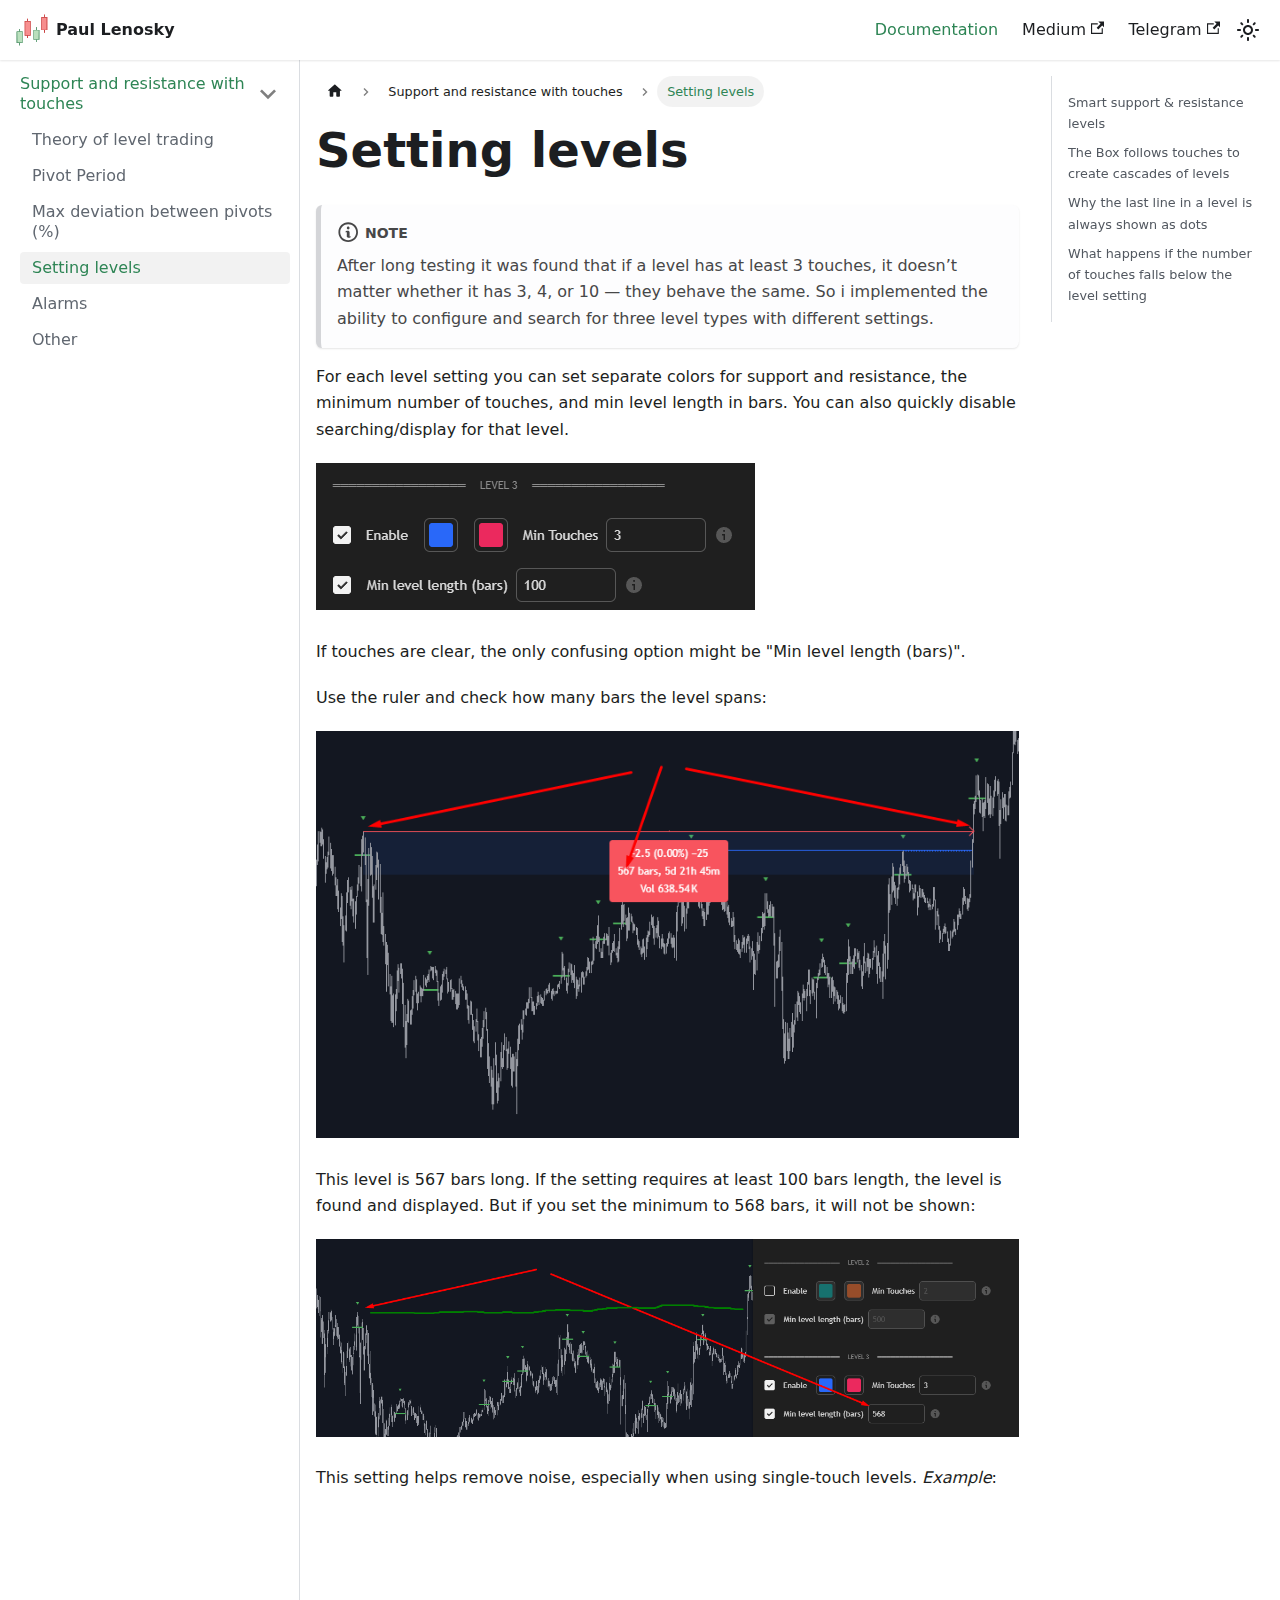
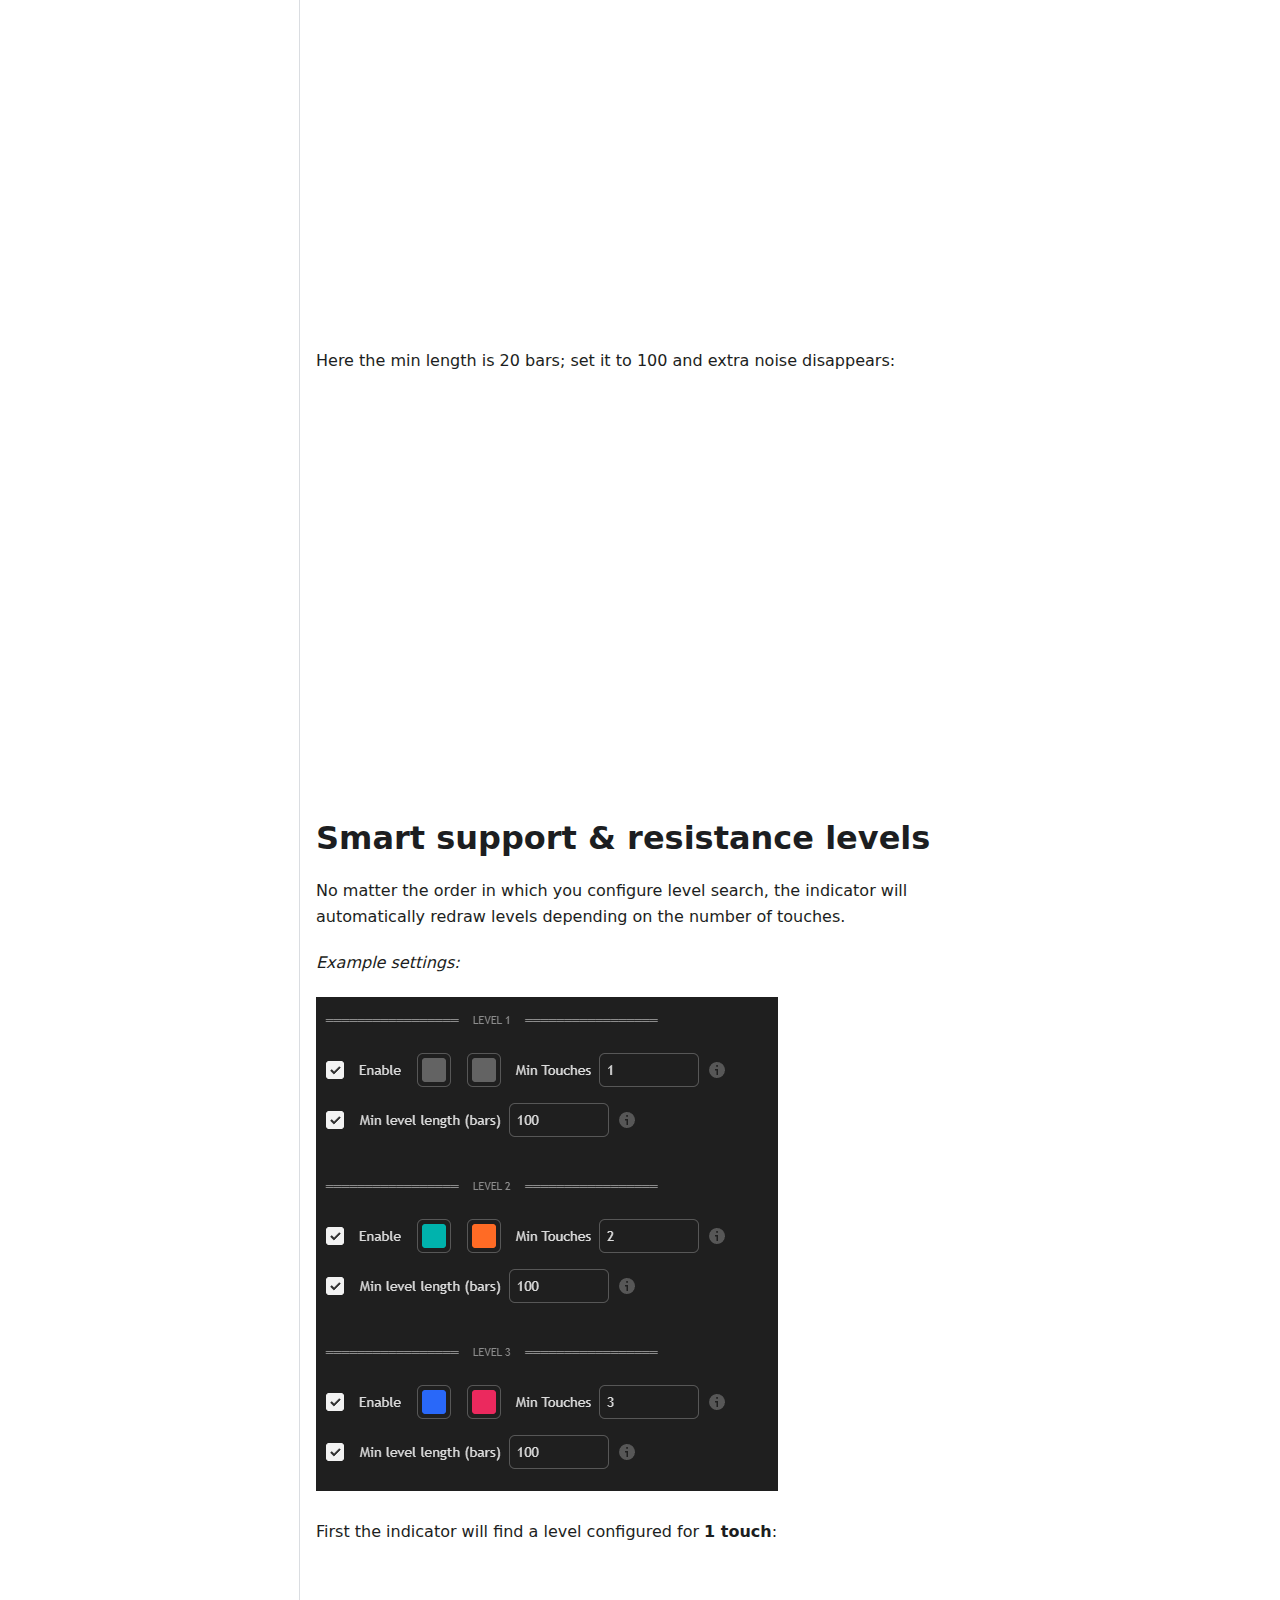
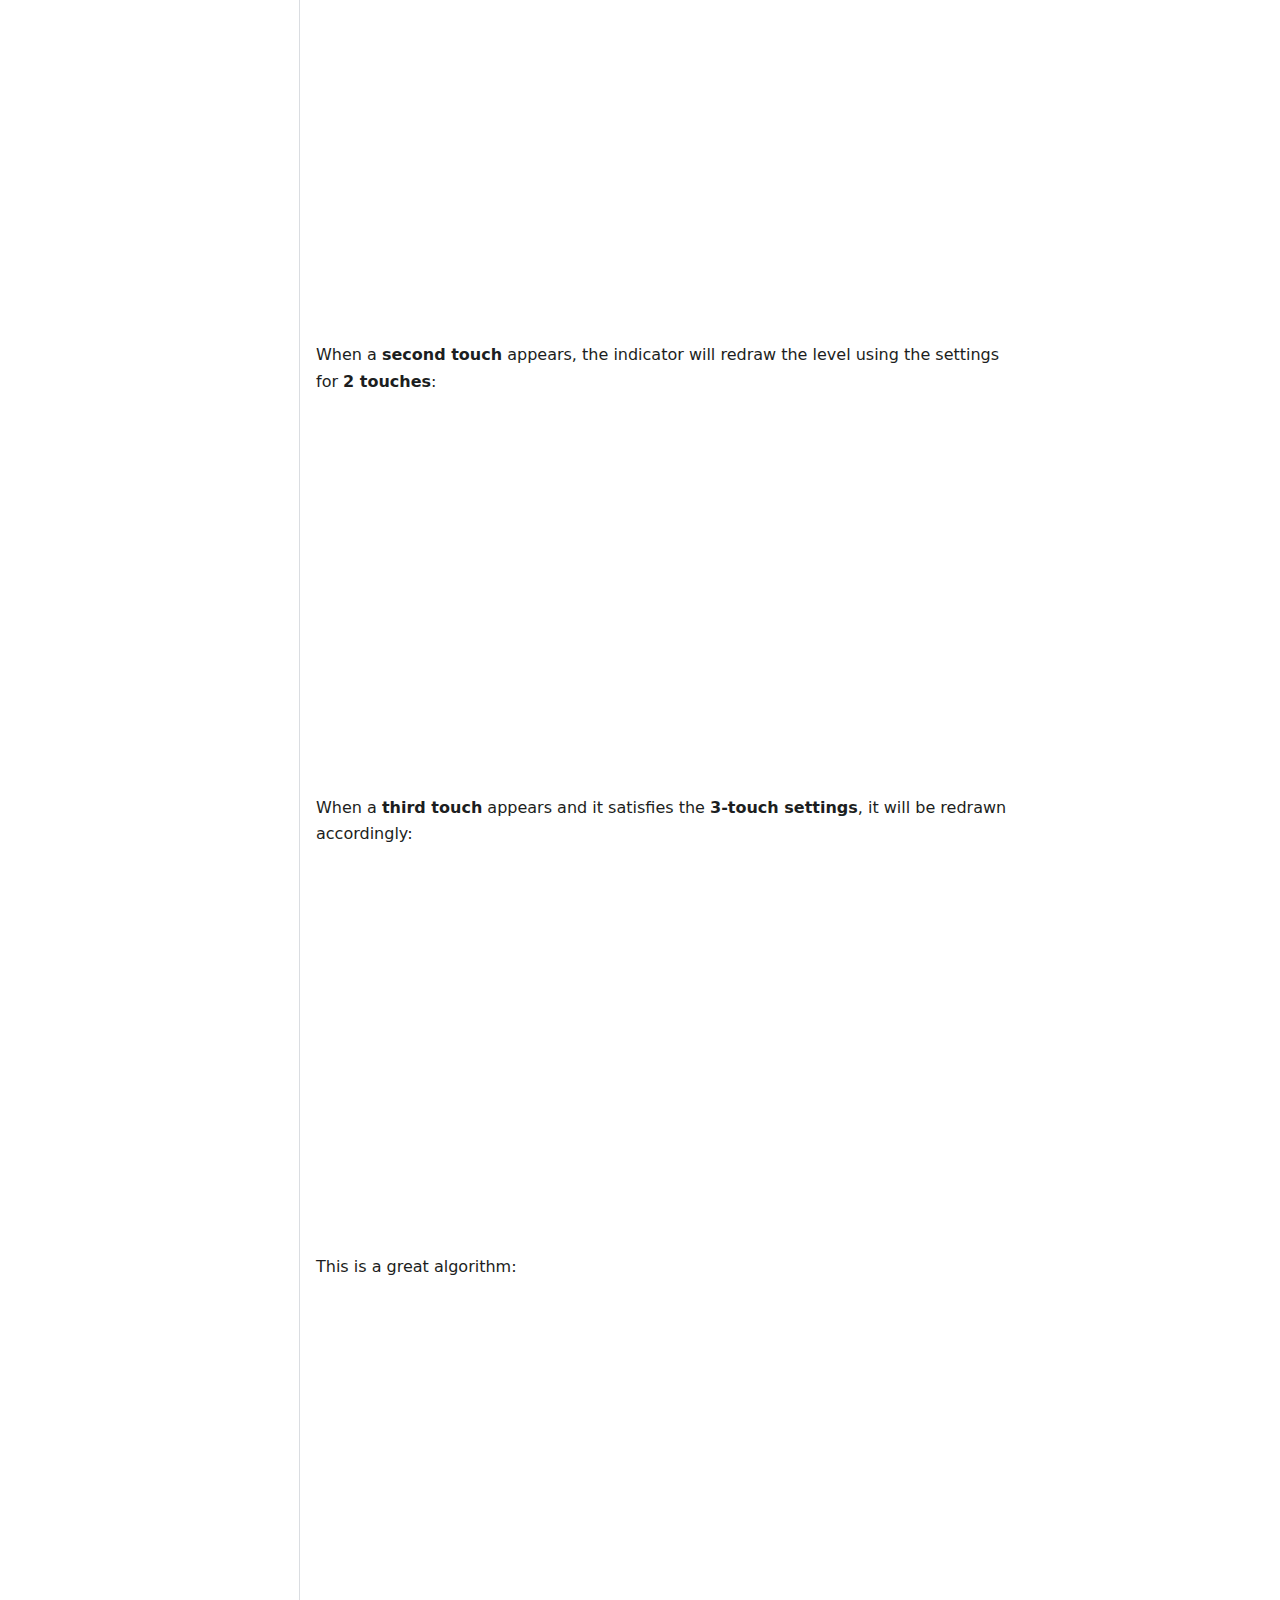
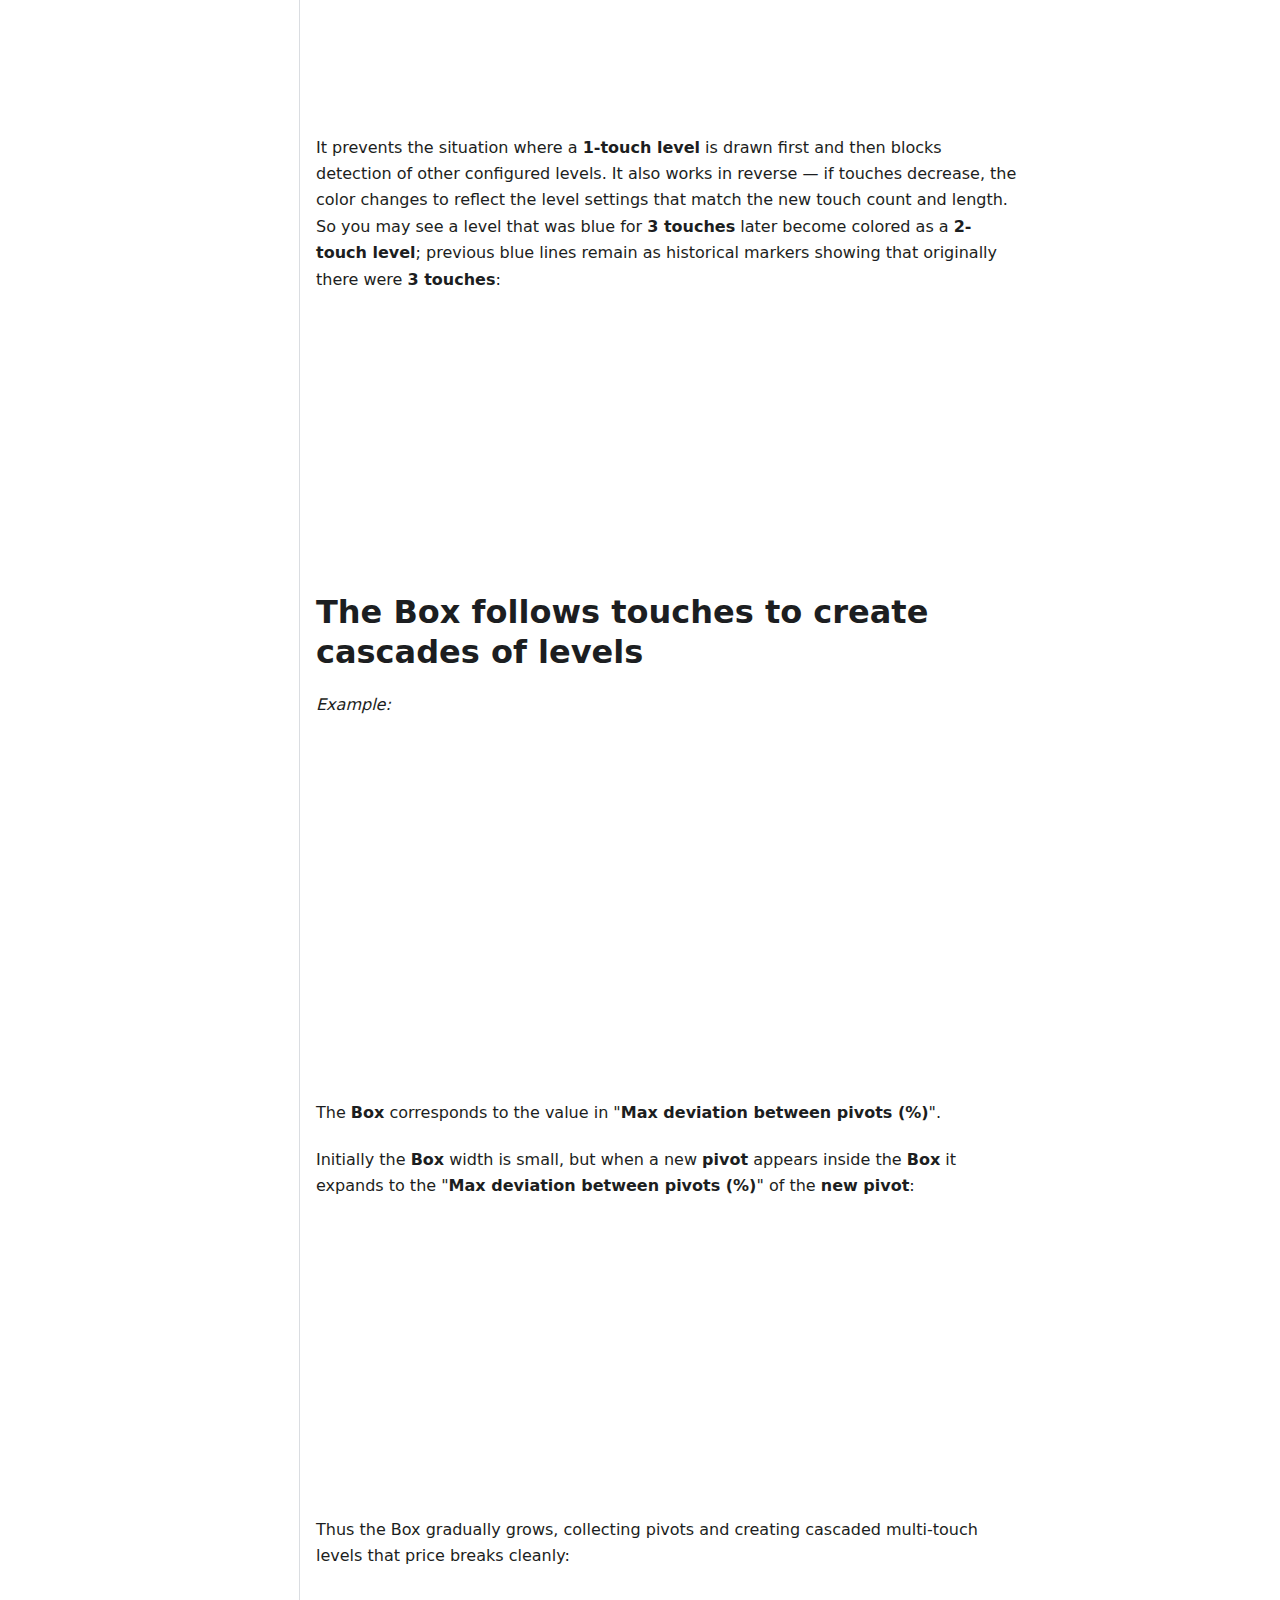
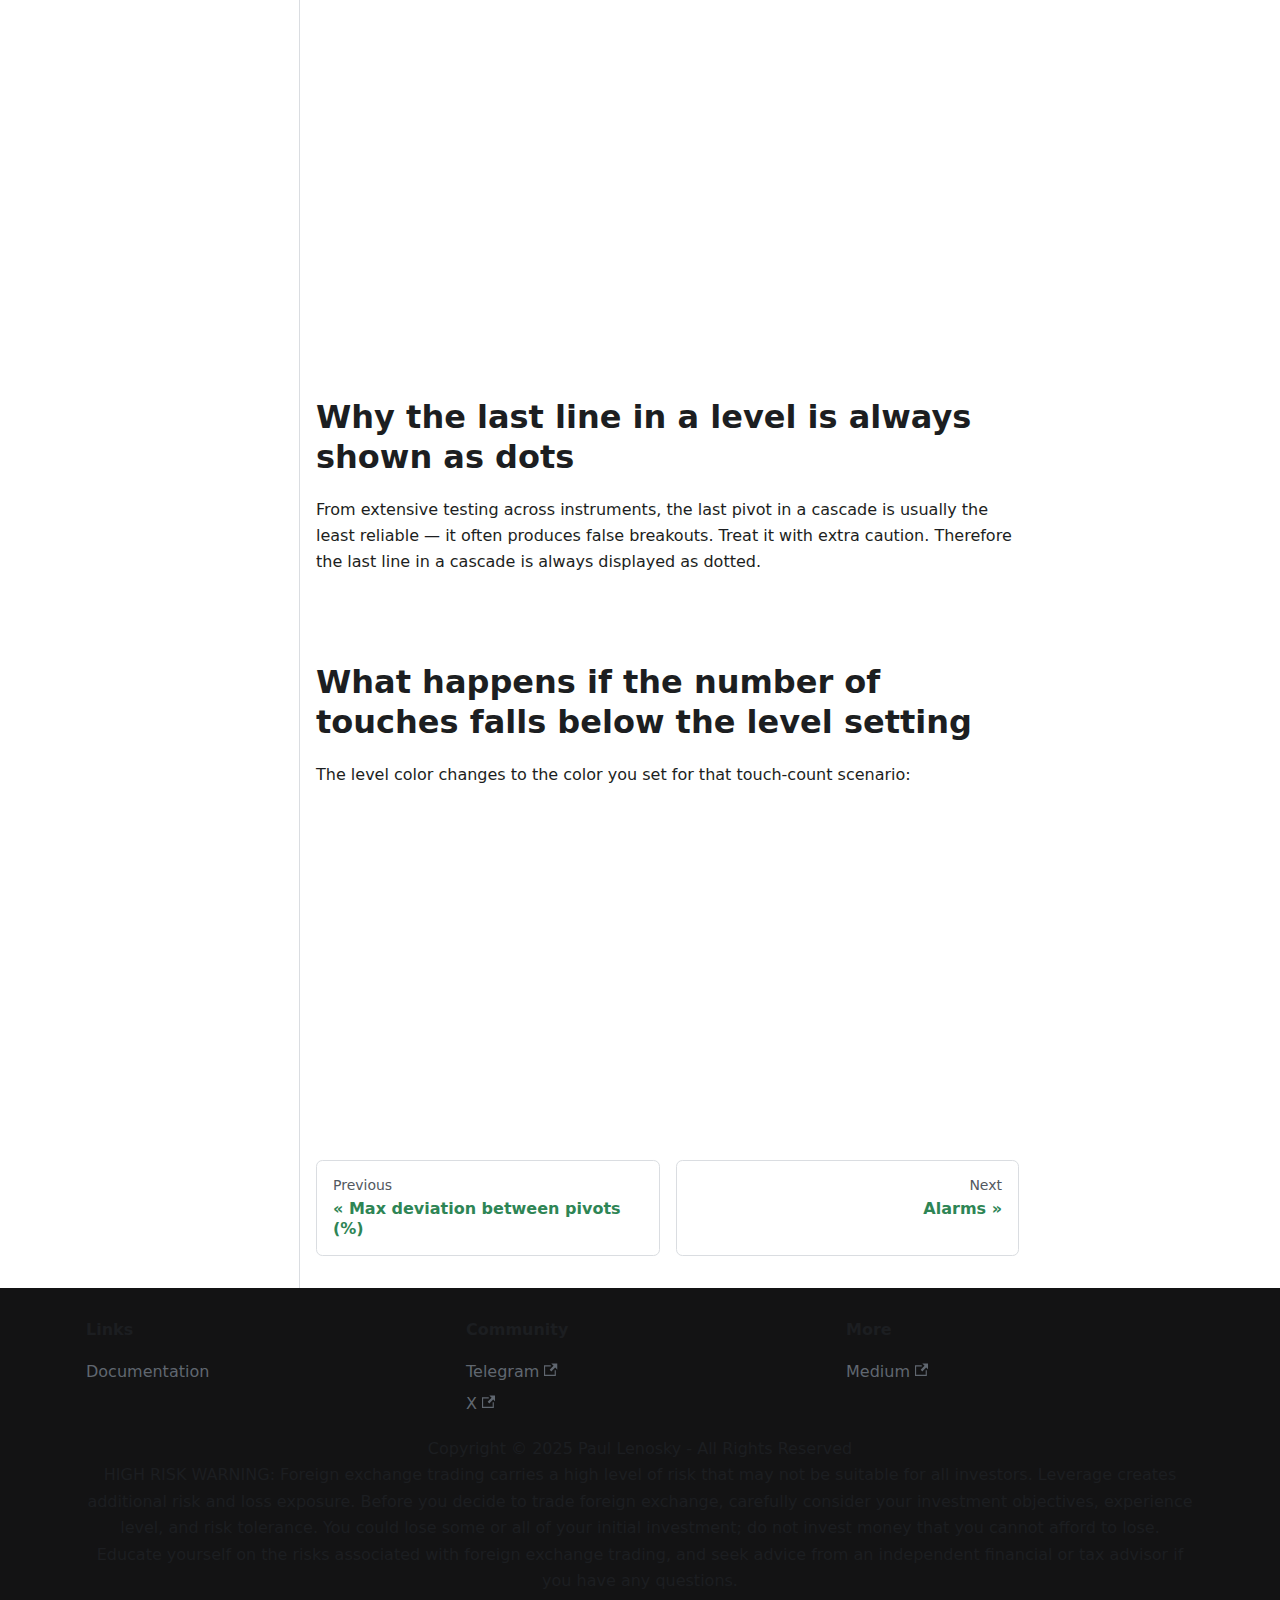
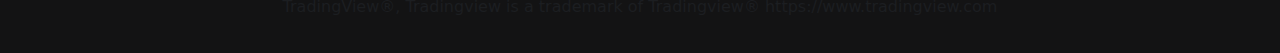
<file: docs/Support and resistance with touches/Setting levels/index.html>
<!doctype html>
<html lang="en" dir="ltr" class="docs-wrapper plugin-docs plugin-id-default docs-version-current docs-doc-page docs-doc-id-Support and resistance with touches/Setting levels" data-has-hydrated="false">
<head>
<meta charset="UTF-8">
<meta name="generator" content="Docusaurus v3.8.1">
<title data-rh="true">Setting levels | Paul Lenosky</title><meta data-rh="true" name="viewport" content="width=device-width,initial-scale=1"><meta data-rh="true" name="twitter:card" content="summary_large_image"><meta data-rh="true" property="og:image" content="https://paullenosky.github.io/img/docusaurus-social-card.jpg"><meta data-rh="true" name="twitter:image" content="https://paullenosky.github.io/img/docusaurus-social-card.jpg"><meta data-rh="true" property="og:url" content="https://paullenosky.github.io/docs/Support and resistance with touches/Setting levels"><meta data-rh="true" property="og:locale" content="en"><meta data-rh="true" name="docusaurus_locale" content="en"><meta data-rh="true" name="docsearch:language" content="en"><meta data-rh="true" name="docusaurus_version" content="current"><meta data-rh="true" name="docusaurus_tag" content="docs-default-current"><meta data-rh="true" name="docsearch:version" content="current"><meta data-rh="true" name="docsearch:docusaurus_tag" content="docs-default-current"><meta data-rh="true" property="og:title" content="Setting levels | Paul Lenosky"><meta data-rh="true" name="description" content="After long testing it was found that if a level has at least 3 touches, it doesn’t matter whether it has 3, 4, or 10 — they behave the same. So i implemented the ability to configure and search for three level types with different settings."><meta data-rh="true" property="og:description" content="After long testing it was found that if a level has at least 3 touches, it doesn’t matter whether it has 3, 4, or 10 — they behave the same. So i implemented the ability to configure and search for three level types with different settings."><link data-rh="true" rel="icon" href="/img/favicon.ico"><link data-rh="true" rel="canonical" href="https://paullenosky.github.io/docs/Support and resistance with touches/Setting levels"><link data-rh="true" rel="alternate" href="https://paullenosky.github.io/docs/Support and resistance with touches/Setting levels" hreflang="en"><link data-rh="true" rel="alternate" href="https://paullenosky.github.io/docs/Support and resistance with touches/Setting levels" hreflang="x-default"><script data-rh="true" type="application/ld+json">{"@context":"https://schema.org","@type":"BreadcrumbList","itemListElement":[{"@type":"ListItem","position":1,"name":"Setting levels","item":"https://paullenosky.github.io/docs/Support and resistance with touches/Setting levels"}]}</script><link rel="stylesheet" href="/assets/css/styles.7e462f19.css">
<script src="/assets/js/runtime~main.47bc4d05.js" defer="defer"></script>
<script src="/assets/js/main.02fede31.js" defer="defer"></script>
</head>
<body class="navigation-with-keyboard">
<svg xmlns="http://www.w3.org/2000/svg" style="display: none;"><defs>
<symbol id="theme-svg-external-link" viewBox="0 0 24 24"><path fill="currentColor" d="M21 13v10h-21v-19h12v2h-10v15h17v-8h2zm3-12h-10.988l4.035 4-6.977 7.07 2.828 2.828 6.977-7.07 4.125 4.172v-11z"/></symbol>
</defs></svg>
<script>!function(){var t="light";var e=function(){try{return new URLSearchParams(window.location.search).get("docusaurus-theme")}catch(t){}}()||function(){try{return window.localStorage.getItem("theme")}catch(t){}}();document.documentElement.setAttribute("data-theme",e||t),document.documentElement.setAttribute("data-theme-choice",e||t)}(),function(){try{const c=new URLSearchParams(window.location.search).entries();for(var[t,e]of c)if(t.startsWith("docusaurus-data-")){var a=t.replace("docusaurus-data-","data-");document.documentElement.setAttribute(a,e)}}catch(t){}}()</script><div id="__docusaurus"><link rel="preload" as="image" href="/img/logo.svg"><div role="region" aria-label="Skip to main content"><a class="skipToContent_fXgn" href="#__docusaurus_skipToContent_fallback">Skip to main content</a></div><nav aria-label="Main" class="theme-layout-navbar navbar navbar--fixed-top"><div class="navbar__inner"><div class="theme-layout-navbar-left navbar__items"><button aria-label="Toggle navigation bar" aria-expanded="false" class="navbar__toggle clean-btn" type="button"><svg width="30" height="30" viewBox="0 0 30 30" aria-hidden="true"><path stroke="currentColor" stroke-linecap="round" stroke-miterlimit="10" stroke-width="2" d="M4 7h22M4 15h22M4 23h22"></path></svg></button><a class="navbar__brand" href="/"><div class="navbar__logo"><img src="/img/logo.svg" alt="My Site Logo" class="themedComponent_mlkZ themedComponent--light_NVdE"><img src="/img/logo.svg" alt="My Site Logo" class="themedComponent_mlkZ themedComponent--dark_xIcU"></div><b class="navbar__title text--truncate">Paul Lenosky</b></a></div><div class="theme-layout-navbar-right navbar__items navbar__items--right"><a aria-current="page" class="navbar__item navbar__link navbar__link--active" href="/docs/Support and resistance with touches/Theory of level trading">Documentation</a><a href="https://medium.com/@paullenosky" target="_blank" rel="noopener noreferrer" class="navbar__item navbar__link">Medium<svg width="13.5" height="13.5" aria-hidden="true" class="iconExternalLink_nPIU"><use href="#theme-svg-external-link"></use></svg></a><a href="https://t.me/PaulLenosky" target="_blank" rel="noopener noreferrer" class="navbar__item navbar__link">Telegram<svg width="13.5" height="13.5" aria-hidden="true" class="iconExternalLink_nPIU"><use href="#theme-svg-external-link"></use></svg></a><div class="toggle_vylO colorModeToggle_DEke"><button class="clean-btn toggleButton_gllP toggleButtonDisabled_aARS" type="button" disabled="" title="system mode" aria-label="Switch between dark and light mode (currently system mode)"><svg viewBox="0 0 24 24" width="24" height="24" aria-hidden="true" class="toggleIcon_g3eP lightToggleIcon_pyhR"><path fill="currentColor" d="M12,9c1.65,0,3,1.35,3,3s-1.35,3-3,3s-3-1.35-3-3S10.35,9,12,9 M12,7c-2.76,0-5,2.24-5,5s2.24,5,5,5s5-2.24,5-5 S14.76,7,12,7L12,7z M2,13l2,0c0.55,0,1-0.45,1-1s-0.45-1-1-1l-2,0c-0.55,0-1,0.45-1,1S1.45,13,2,13z M20,13l2,0c0.55,0,1-0.45,1-1 s-0.45-1-1-1l-2,0c-0.55,0-1,0.45-1,1S19.45,13,20,13z M11,2v2c0,0.55,0.45,1,1,1s1-0.45,1-1V2c0-0.55-0.45-1-1-1S11,1.45,11,2z M11,20v2c0,0.55,0.45,1,1,1s1-0.45,1-1v-2c0-0.55-0.45-1-1-1C11.45,19,11,19.45,11,20z M5.99,4.58c-0.39-0.39-1.03-0.39-1.41,0 c-0.39,0.39-0.39,1.03,0,1.41l1.06,1.06c0.39,0.39,1.03,0.39,1.41,0s0.39-1.03,0-1.41L5.99,4.58z M18.36,16.95 c-0.39-0.39-1.03-0.39-1.41,0c-0.39,0.39-0.39,1.03,0,1.41l1.06,1.06c0.39,0.39,1.03,0.39,1.41,0c0.39-0.39,0.39-1.03,0-1.41 L18.36,16.95z M19.42,5.99c0.39-0.39,0.39-1.03,0-1.41c-0.39-0.39-1.03-0.39-1.41,0l-1.06,1.06c-0.39,0.39-0.39,1.03,0,1.41 s1.03,0.39,1.41,0L19.42,5.99z M7.05,18.36c0.39-0.39,0.39-1.03,0-1.41c-0.39-0.39-1.03-0.39-1.41,0l-1.06,1.06 c-0.39,0.39-0.39,1.03,0,1.41s1.03,0.39,1.41,0L7.05,18.36z"></path></svg><svg viewBox="0 0 24 24" width="24" height="24" aria-hidden="true" class="toggleIcon_g3eP darkToggleIcon_wfgR"><path fill="currentColor" d="M9.37,5.51C9.19,6.15,9.1,6.82,9.1,7.5c0,4.08,3.32,7.4,7.4,7.4c0.68,0,1.35-0.09,1.99-0.27C17.45,17.19,14.93,19,12,19 c-3.86,0-7-3.14-7-7C5,9.07,6.81,6.55,9.37,5.51z M12,3c-4.97,0-9,4.03-9,9s4.03,9,9,9s9-4.03,9-9c0-0.46-0.04-0.92-0.1-1.36 c-0.98,1.37-2.58,2.26-4.4,2.26c-2.98,0-5.4-2.42-5.4-5.4c0-1.81,0.89-3.42,2.26-4.4C12.92,3.04,12.46,3,12,3L12,3z"></path></svg><svg viewBox="0 0 24 24" width="24" height="24" aria-hidden="true" class="toggleIcon_g3eP systemToggleIcon_QzmC"><path fill="currentColor" d="m12 21c4.971 0 9-4.029 9-9s-4.029-9-9-9-9 4.029-9 9 4.029 9 9 9zm4.95-13.95c1.313 1.313 2.05 3.093 2.05 4.95s-0.738 3.637-2.05 4.95c-1.313 1.313-3.093 2.05-4.95 2.05v-14c1.857 0 3.637 0.737 4.95 2.05z"></path></svg></button></div><div class="navbarSearchContainer_Bca1"></div></div></div><div role="presentation" class="navbar-sidebar__backdrop"></div></nav><div id="__docusaurus_skipToContent_fallback" class="theme-layout-main main-wrapper mainWrapper_z2l0"><div class="docsWrapper_hBAB"><button aria-label="Scroll back to top" class="clean-btn theme-back-to-top-button backToTopButton_sjWU" type="button"></button><div class="docRoot_UBD9"><aside class="theme-doc-sidebar-container docSidebarContainer_YfHR"><div class="sidebarViewport_aRkj"><div class="sidebar_njMd"><nav aria-label="Docs sidebar" class="menu thin-scrollbar menu_SIkG"><ul class="theme-doc-sidebar-menu menu__list"><li class="theme-doc-sidebar-item-category theme-doc-sidebar-item-category-level-1 menu__list-item"><div class="menu__list-item-collapsible"><a class="menu__link menu__link--sublist menu__link--sublist-caret menu__link--active" role="button" aria-expanded="true" href="/docs/Support and resistance with touches/Theory of level trading">Support and resistance with touches</a></div><ul class="menu__list"><li class="theme-doc-sidebar-item-link theme-doc-sidebar-item-link-level-2 menu__list-item"><a class="menu__link" tabindex="0" href="/docs/Support and resistance with touches/Theory of level trading">Theory of level trading</a></li><li class="theme-doc-sidebar-item-link theme-doc-sidebar-item-link-level-2 menu__list-item"><a class="menu__link" tabindex="0" href="/docs/Support and resistance with touches/Pivot Period">Pivot Period</a></li><li class="theme-doc-sidebar-item-link theme-doc-sidebar-item-link-level-2 menu__list-item"><a class="menu__link" tabindex="0" href="/docs/Support and resistance with touches/Max deviation between pivots">Max deviation between pivots (%)</a></li><li class="theme-doc-sidebar-item-link theme-doc-sidebar-item-link-level-2 menu__list-item"><a class="menu__link menu__link--active" aria-current="page" tabindex="0" href="/docs/Support and resistance with touches/Setting levels">Setting levels</a></li><li class="theme-doc-sidebar-item-link theme-doc-sidebar-item-link-level-2 menu__list-item"><a class="menu__link" tabindex="0" href="/docs/Support and resistance with touches/Alarms">Alarms</a></li><li class="theme-doc-sidebar-item-link theme-doc-sidebar-item-link-level-2 menu__list-item"><a class="menu__link" tabindex="0" href="/docs/Support and resistance with touches/Other">Other</a></li></ul></li></ul></nav></div></div></aside><main class="docMainContainer_TBSr"><div class="container padding-top--md padding-bottom--lg"><div class="row"><div class="col docItemCol_VOVn"><div class="docItemContainer_Djhp"><article><nav class="theme-doc-breadcrumbs breadcrumbsContainer_Z_bl" aria-label="Breadcrumbs"><ul class="breadcrumbs"><li class="breadcrumbs__item"><a aria-label="Home page" class="breadcrumbs__link" href="/"><svg viewBox="0 0 24 24" class="breadcrumbHomeIcon_YNFT"><path d="M10 19v-5h4v5c0 .55.45 1 1 1h3c.55 0 1-.45 1-1v-7h1.7c.46 0 .68-.57.33-.87L12.67 3.6c-.38-.34-.96-.34-1.34 0l-8.36 7.53c-.34.3-.13.87.33.87H5v7c0 .55.45 1 1 1h3c.55 0 1-.45 1-1z" fill="currentColor"></path></svg></a></li><li class="breadcrumbs__item"><span class="breadcrumbs__link">Support and resistance with touches</span></li><li class="breadcrumbs__item breadcrumbs__item--active"><span class="breadcrumbs__link">Setting levels</span></li></ul></nav><div class="tocCollapsible_ETCw theme-doc-toc-mobile tocMobile_ITEo"><button type="button" class="clean-btn tocCollapsibleButton_TO0P">On this page</button></div><div class="theme-doc-markdown markdown"><header><h1>Setting levels</h1></header>
<div class="theme-admonition theme-admonition-note admonition_xJq3 alert alert--secondary"><div class="admonitionHeading_Gvgb"><span class="admonitionIcon_Rf37"><svg viewBox="0 0 14 16"><path fill-rule="evenodd" d="M6.3 5.69a.942.942 0 0 1-.28-.7c0-.28.09-.52.28-.7.19-.18.42-.28.7-.28.28 0 .52.09.7.28.18.19.28.42.28.7 0 .28-.09.52-.28.7a1 1 0 0 1-.7.3c-.28 0-.52-.11-.7-.3zM8 7.99c-.02-.25-.11-.48-.31-.69-.2-.19-.42-.3-.69-.31H6c-.27.02-.48.13-.69.31-.2.2-.3.44-.31.69h1v3c.02.27.11.5.31.69.2.2.42.31.69.31h1c.27 0 .48-.11.69-.31.2-.19.3-.42.31-.69H8V7.98v.01zM7 2.3c-3.14 0-5.7 2.54-5.7 5.68 0 3.14 2.56 5.7 5.7 5.7s5.7-2.55 5.7-5.7c0-3.15-2.56-5.69-5.7-5.69v.01zM7 .98c3.86 0 7 3.14 7 7s-3.14 7-7 7-7-3.12-7-7 3.14-7 7-7z"></path></svg></span>note</div><div class="admonitionContent_BuS1"><p>After long testing it was found that if a level has at least 3 touches, it doesn’t matter whether it has 3, 4, or 10 — they behave the same. So i implemented the ability to configure and search for three level types with different settings.</p></div></div>
<p>For each level setting you can set separate colors for support and resistance, the minimum number of touches, and min level length in bars. You can also quickly disable searching/display for that level.</p>
<p><img decoding="async" loading="lazy" alt="4cf8003e846cad484efd0190bb79b929.png" src="[data-uri]" width="439" height="147" class="img_ev3q"></p>
<p>If touches are clear, the only confusing option might be &quot;Min level length (bars)&quot;.</p>
<p>Use the ruler and check how many bars the level spans:</p>
<p><img decoding="async" loading="lazy" alt="d4891d0d481f164ac20e16e0b8a38e49.png" src="/assets/images/d4891d0d481f164ac20e16e0b8a38e49-de390409fd68db84f161c712b3825957.png" width="793" height="459" class="img_ev3q"></p>
<p>This level is 567 bars long. If the setting requires at least 100 bars length, the level is found and displayed. But if you set the minimum to 568 bars, it will not be shown:</p>
<p><img decoding="async" loading="lazy" alt="d0888dbba3402fad8ea1f694650074ad.png" src="/assets/images/d0888dbba3402fad8ea1f694650074ad-1e5fdfe4392aa7bd79ecb4bf8fad1644.png" width="1240" height="348" class="img_ev3q"></p>
<p>This setting helps remove noise, especially when using single-touch levels. <em>Example</em>:</p>
<p><img decoding="async" loading="lazy" alt="2f0d047f76db68f5efa8d9fd2f876ede.png" src="/assets/images/2f0d047f76db68f5efa8d9fd2f876ede-4ef37923efa71eb1e15dad0c26e386d5.png" width="830" height="482" class="img_ev3q"></p>
<p>Here the min length is 20 bars; set it to 100 and extra noise disappears:</p>
<p><img decoding="async" loading="lazy" alt="a5e1ad72f3924c04a2a98c6ce8fe8250.png" src="[data-uri]" width="829" height="442" class="img_ev3q"></p>
<h2 class="anchor anchorWithStickyNavbar_LWe7" id="smart-support--resistance-levels">Smart support &amp; resistance levels<a href="#smart-support--resistance-levels" class="hash-link" aria-label="Direct link to Smart support &amp; resistance levels" title="Direct link to Smart support &amp; resistance levels">​</a></h2>
<p>No matter the order in which you configure level search, the indicator will automatically redraw levels depending on the number of touches.</p>
<p><em>Example settings:</em></p>
<p><img decoding="async" loading="lazy" alt="4549b6e5e462a0322fde0110e96bb60e.png" src="/assets/images/4549b6e5e462a0322fde0110e96bb60e-05203a21fc39e952357382e252bfe8c2.png" width="462" height="494" class="img_ev3q"></p>
<p>First the indicator will find a level configured for <strong>1 touch</strong>:</p>
<p><img decoding="async" loading="lazy" alt="fe2b5ec695ff2f6fec3e5a45f28c172f.png" src="/assets/images/fe2b5ec695ff2f6fec3e5a45f28c172f-50e500e7f62103bd6e77ebce57599775.png" width="838" height="415" class="img_ev3q"></p>
<p>When a <strong>second touch</strong> appears, the indicator will redraw the level using the settings for <strong>2 touches</strong>:</p>
<p><img decoding="async" loading="lazy" alt="893c05af0f61692e0c011f25baa7f05d.png" src="/assets/images/893c05af0f61692e0c011f25baa7f05d-3a712945b5a5a1c668d7e8e4c0b8bacb.png" width="866" height="433" class="img_ev3q"></p>
<p>When a <strong>third touch</strong> appears and it satisfies the <strong>3-touch settings</strong>, it will be redrawn accordingly:</p>
<p><img decoding="async" loading="lazy" alt="ba0eda33959714be0c530278db2b01b1.png" src="[data-uri]" width="873" height="444" class="img_ev3q"></p>
<p>This is a great algorithm:</p>
<p><img decoding="async" loading="lazy" alt="88b44082c92b2a5c611eb98efa011a0a.png" src="[data-uri]" width="801" height="463" class="img_ev3q"></p>
<p>It prevents the situation where a <strong>1-touch level</strong> is drawn first and then blocks detection of other configured levels. It also works in reverse — if touches decrease, the color changes to reflect the level settings that match the new touch count and length. So you may see a level that was blue for <strong>3 touches</strong> later become colored as a <strong>2-touch level</strong>; previous blue lines remain as historical markers showing that originally there were <strong>3 touches</strong>:</p>
<p><img decoding="async" loading="lazy" alt="fd8c17031dd7b00a5443ea0d1d83d613.png" src="[data-uri]" width="883" height="231" class="img_ev3q"></p>
<p> </p>
<h2 class="anchor anchorWithStickyNavbar_LWe7" id="the-box-follows-touches-to-create-cascades-of-levels">The Box follows touches to create cascades of levels<a href="#the-box-follows-touches-to-create-cascades-of-levels" class="hash-link" aria-label="Direct link to The Box follows touches to create cascades of levels" title="Direct link to The Box follows touches to create cascades of levels">​</a></h2>
<p><em>Example:</em></p>
<p><img decoding="async" loading="lazy" alt="bb50dac2d5eac263094de58748f7f8e2.png" src="[data-uri]" width="495" height="334" class="img_ev3q"></p>
<p>The <strong>Box</strong> corresponds to the value in &quot;<strong>Max deviation between pivots (%)</strong>&quot;.</p>
<p>Initially the <strong>Box</strong> width is small, but when a new <strong>pivot</strong> appears inside the <strong>Box</strong> it expands to the &quot;<strong>Max deviation between pivots (%)</strong>&quot; of the <strong>new pivot</strong>:</p>
<p><img decoding="async" loading="lazy" alt="5bb4ea10b5f2bea3eb0b618e45815ac4.png" src="[data-uri]" width="536" height="269" class="img_ev3q"></p>
<p>Thus the Box gradually grows, collecting pivots and creating cascaded multi-touch levels that price breaks cleanly:</p>
<p><img decoding="async" loading="lazy" alt="f6fb232e4611c2a39fd5c865fbffa3cd.png" src="[data-uri]" width="919" height="408" class="img_ev3q"></p>
<p> </p>
<h2 class="anchor anchorWithStickyNavbar_LWe7" id="why-the-last-line-in-a-level-is-always-shown-as-dots">Why the last line in a level is always shown as dots<a href="#why-the-last-line-in-a-level-is-always-shown-as-dots" class="hash-link" aria-label="Direct link to Why the last line in a level is always shown as dots" title="Direct link to Why the last line in a level is always shown as dots">​</a></h2>
<p>From extensive testing across instruments, the last pivot in a cascade is usually the least reliable — it often produces false breakouts. Treat it with extra caution. Therefore the last line in a cascade is always displayed as dotted.</p>
<p> </p>
<h2 class="anchor anchorWithStickyNavbar_LWe7" id="what-happens-if-the-number-of-touches-falls-below-the-level-setting">What happens if the number of touches falls below the level setting<a href="#what-happens-if-the-number-of-touches-falls-below-the-level-setting" class="hash-link" aria-label="Direct link to What happens if the number of touches falls below the level setting" title="Direct link to What happens if the number of touches falls below the level setting">​</a></h2>
<p>The level color changes to the color you set for that touch-count scenario:</p>
<p><img decoding="async" loading="lazy" alt="2a49ec775a6a45a2ba45d79422c8a5c1.png" src="/assets/images/2a49ec775a6a45a2ba45d79422c8a5c1-ad6c0191e78352ed5ba0296ce144570d.png" width="468" height="249" class="img_ev3q"></p>
<p> </p></div></article><nav class="docusaurus-mt-lg pagination-nav" aria-label="Docs pages"><a class="pagination-nav__link pagination-nav__link--prev" href="/docs/Support and resistance with touches/Max deviation between pivots"><div class="pagination-nav__sublabel">Previous</div><div class="pagination-nav__label">Max deviation between pivots (%)</div></a><a class="pagination-nav__link pagination-nav__link--next" href="/docs/Support and resistance with touches/Alarms"><div class="pagination-nav__sublabel">Next</div><div class="pagination-nav__label">Alarms</div></a></nav></div></div><div class="col col--3"><div class="tableOfContents_bqdL thin-scrollbar theme-doc-toc-desktop"><ul class="table-of-contents table-of-contents__left-border"><li><a href="#smart-support--resistance-levels" class="table-of-contents__link toc-highlight">Smart support &amp; resistance levels</a></li><li><a href="#the-box-follows-touches-to-create-cascades-of-levels" class="table-of-contents__link toc-highlight">The Box follows touches to create cascades of levels</a></li><li><a href="#why-the-last-line-in-a-level-is-always-shown-as-dots" class="table-of-contents__link toc-highlight">Why the last line in a level is always shown as dots</a></li><li><a href="#what-happens-if-the-number-of-touches-falls-below-the-level-setting" class="table-of-contents__link toc-highlight">What happens if the number of touches falls below the level setting</a></li></ul></div></div></div></div></main></div></div></div><footer class="theme-layout-footer footer"><div class="container container-fluid"><div class="row footer__links"><div class="theme-layout-footer-column col footer__col"><div class="footer__title">Links</div><ul class="footer__items clean-list"><li class="footer__item"><a class="footer__link-item" href="/docs/Support and resistance with touches/Theory of level trading">Documentation</a></li></ul></div><div class="theme-layout-footer-column col footer__col"><div class="footer__title">Community</div><ul class="footer__items clean-list"><li class="footer__item"><a href="https://t.me/PaulLenosky" target="_blank" rel="noopener noreferrer" class="footer__link-item">Telegram<svg width="13.5" height="13.5" aria-hidden="true" class="iconExternalLink_nPIU"><use href="#theme-svg-external-link"></use></svg></a></li><li class="footer__item"><a href="https://x.com/Paullenosky" target="_blank" rel="noopener noreferrer" class="footer__link-item">X<svg width="13.5" height="13.5" aria-hidden="true" class="iconExternalLink_nPIU"><use href="#theme-svg-external-link"></use></svg></a></li></ul></div><div class="theme-layout-footer-column col footer__col"><div class="footer__title">More</div><ul class="footer__items clean-list"><li class="footer__item"><a href="https://medium.com/@paullenosky" target="_blank" rel="noopener noreferrer" class="footer__link-item">Medium<svg width="13.5" height="13.5" aria-hidden="true" class="iconExternalLink_nPIU"><use href="#theme-svg-external-link"></use></svg></a></li></ul></div></div><div class="footer__bottom text--center"><div class="footer__copyright">Copyright © 2025 Paul Lenosky - All Rights Reserved <br>HIGH RISK WARNING: Foreign exchange trading carries a high level of risk that may not be suitable for all investors. Leverage creates additional risk and loss exposure. Before you decide to trade foreign exchange, carefully consider your investment objectives, experience level, and risk tolerance. You could lose some or all of your initial investment; do not invest money that you cannot afford to lose. Educate yourself on the risks associated with foreign exchange trading, and seek advice from an independent financial or tax advisor if you have any questions.
<br>TradingView®, Tradingview is a trademark of Tradingview® https://www.tradingview.com</div></div></div></footer></div>
</body>
</html>
</file>
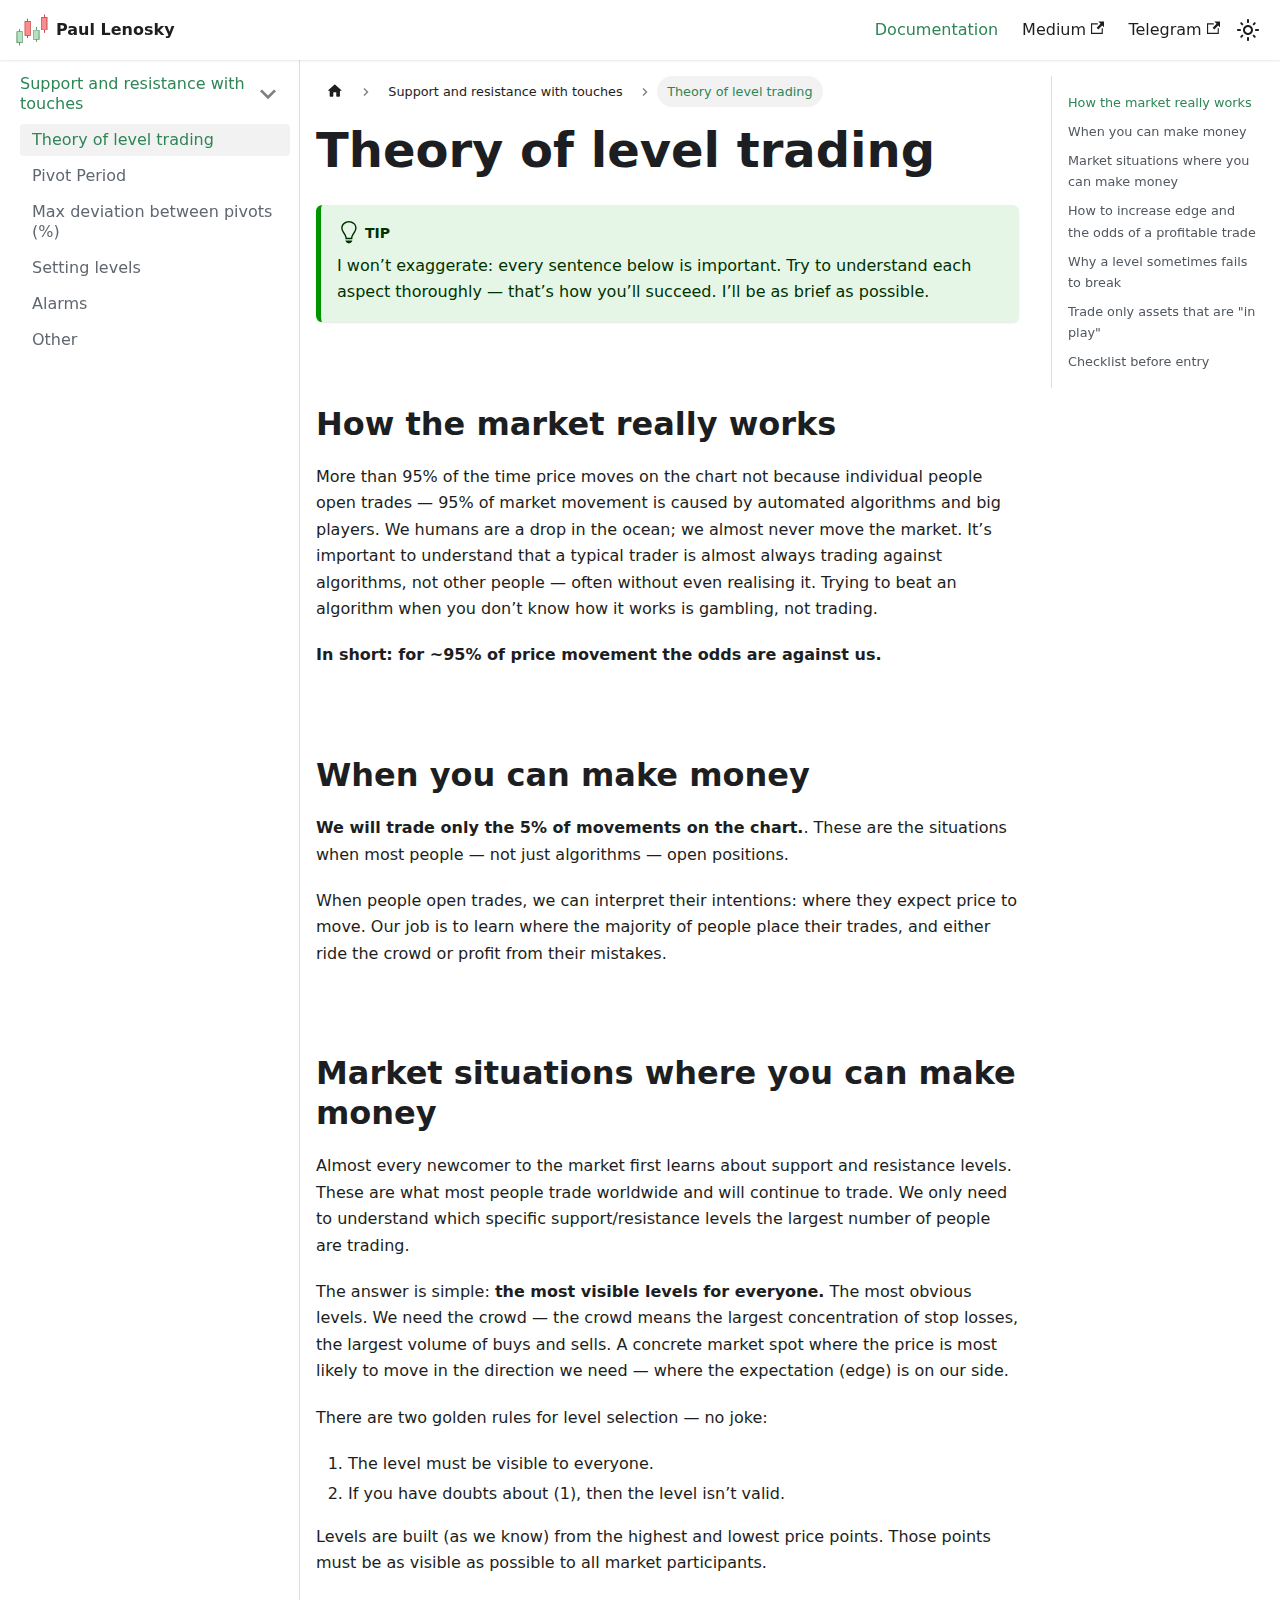
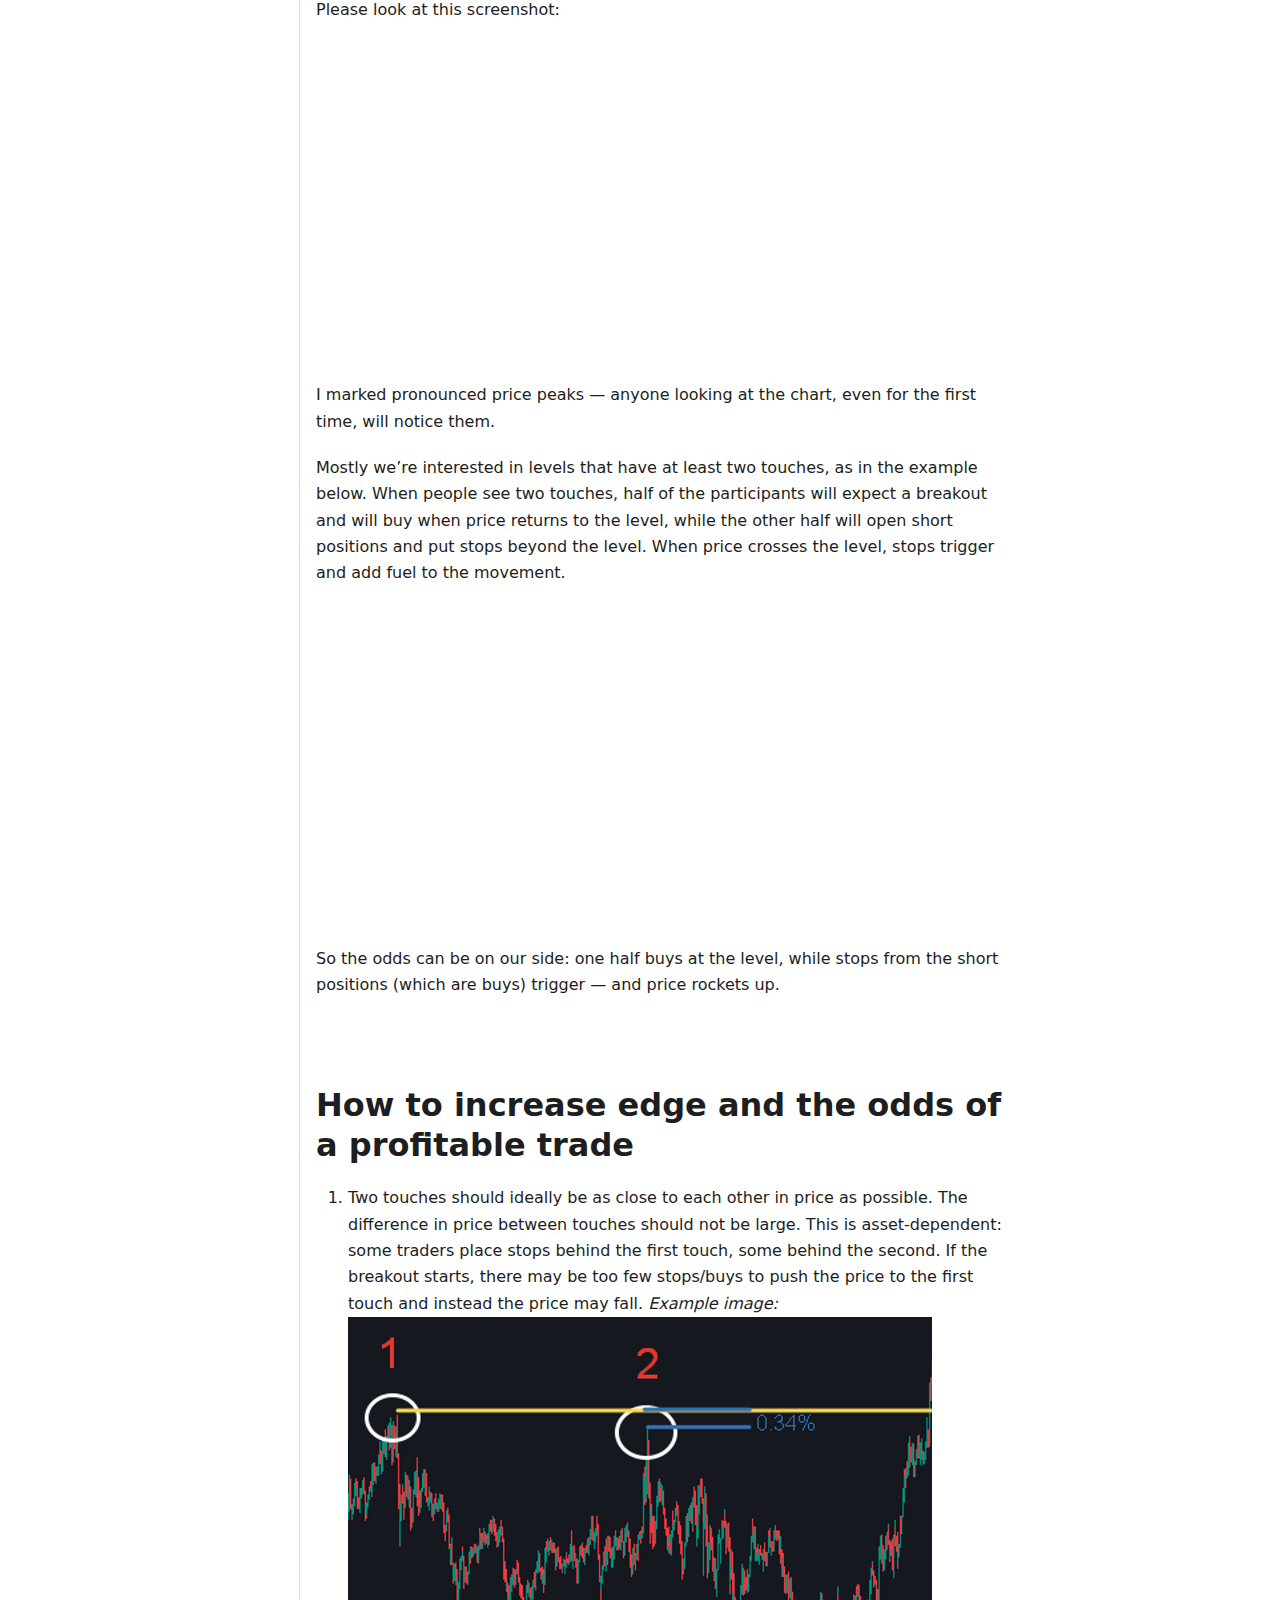
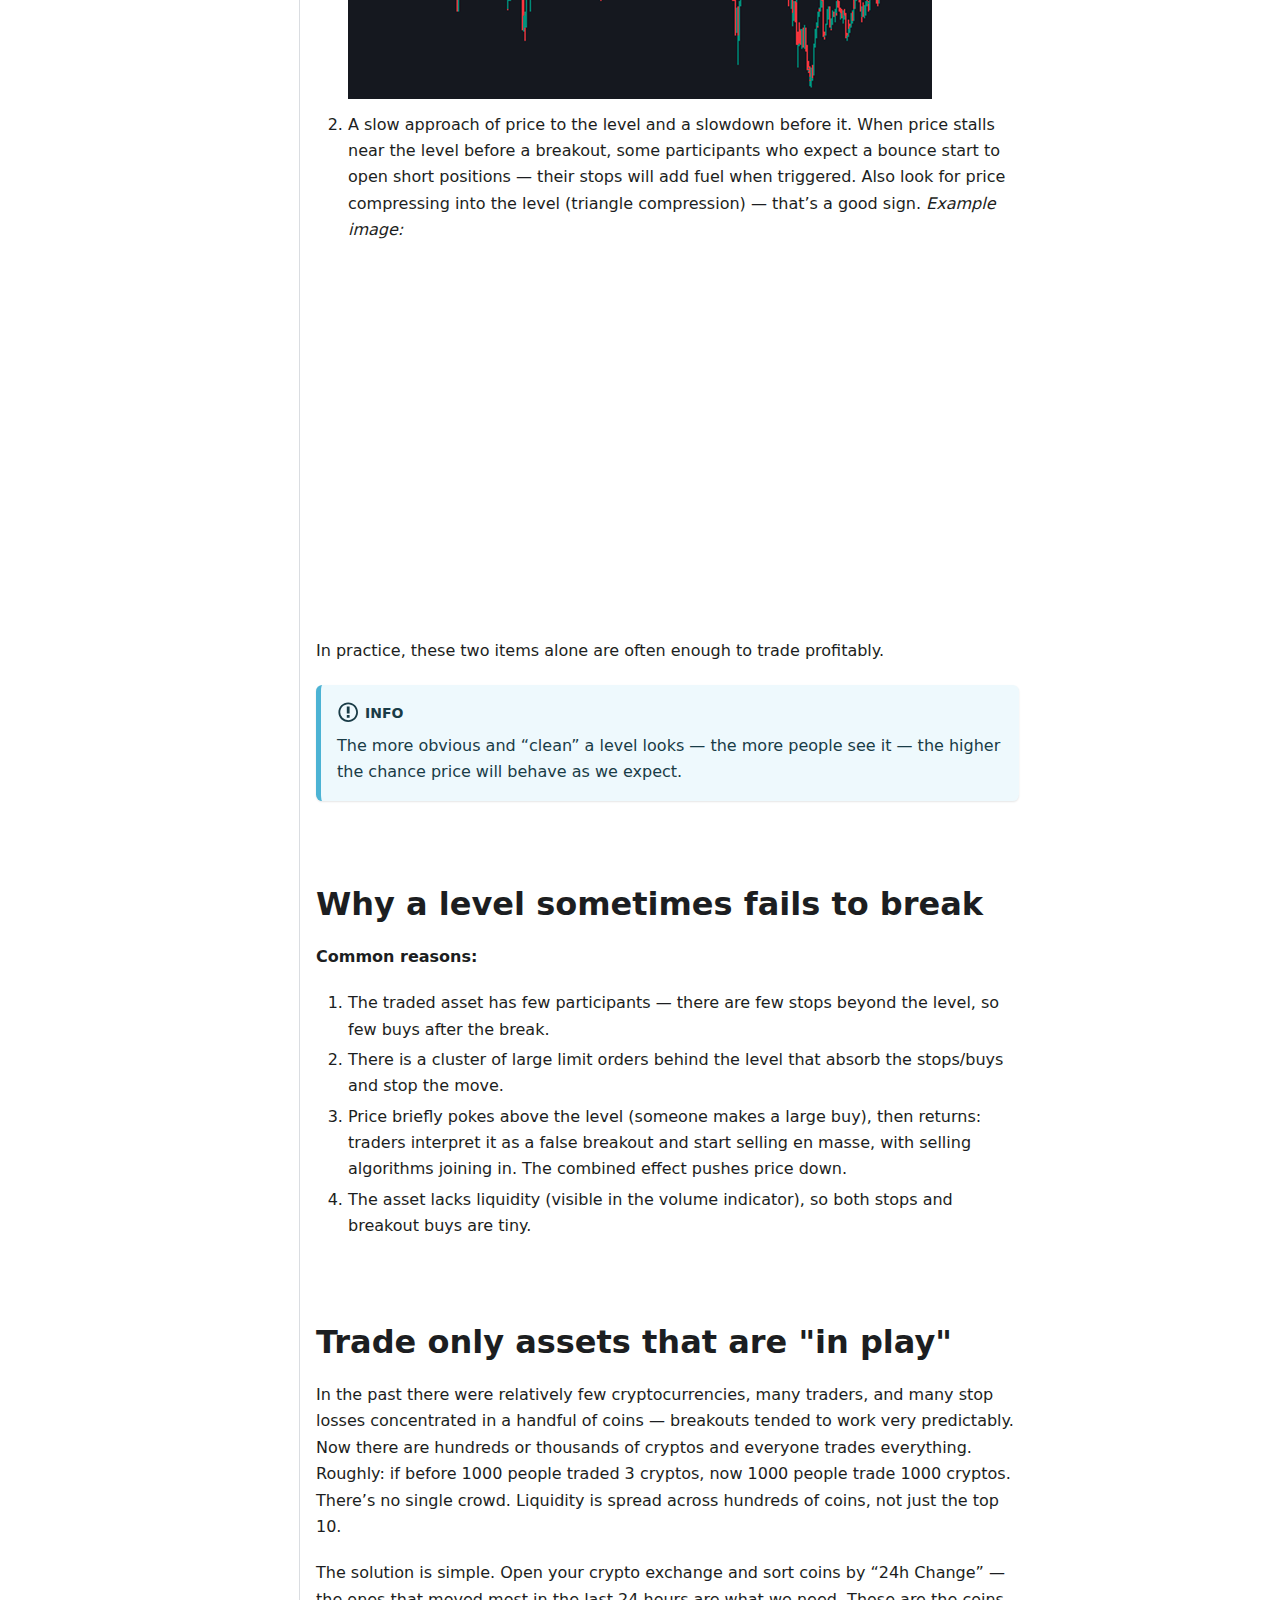
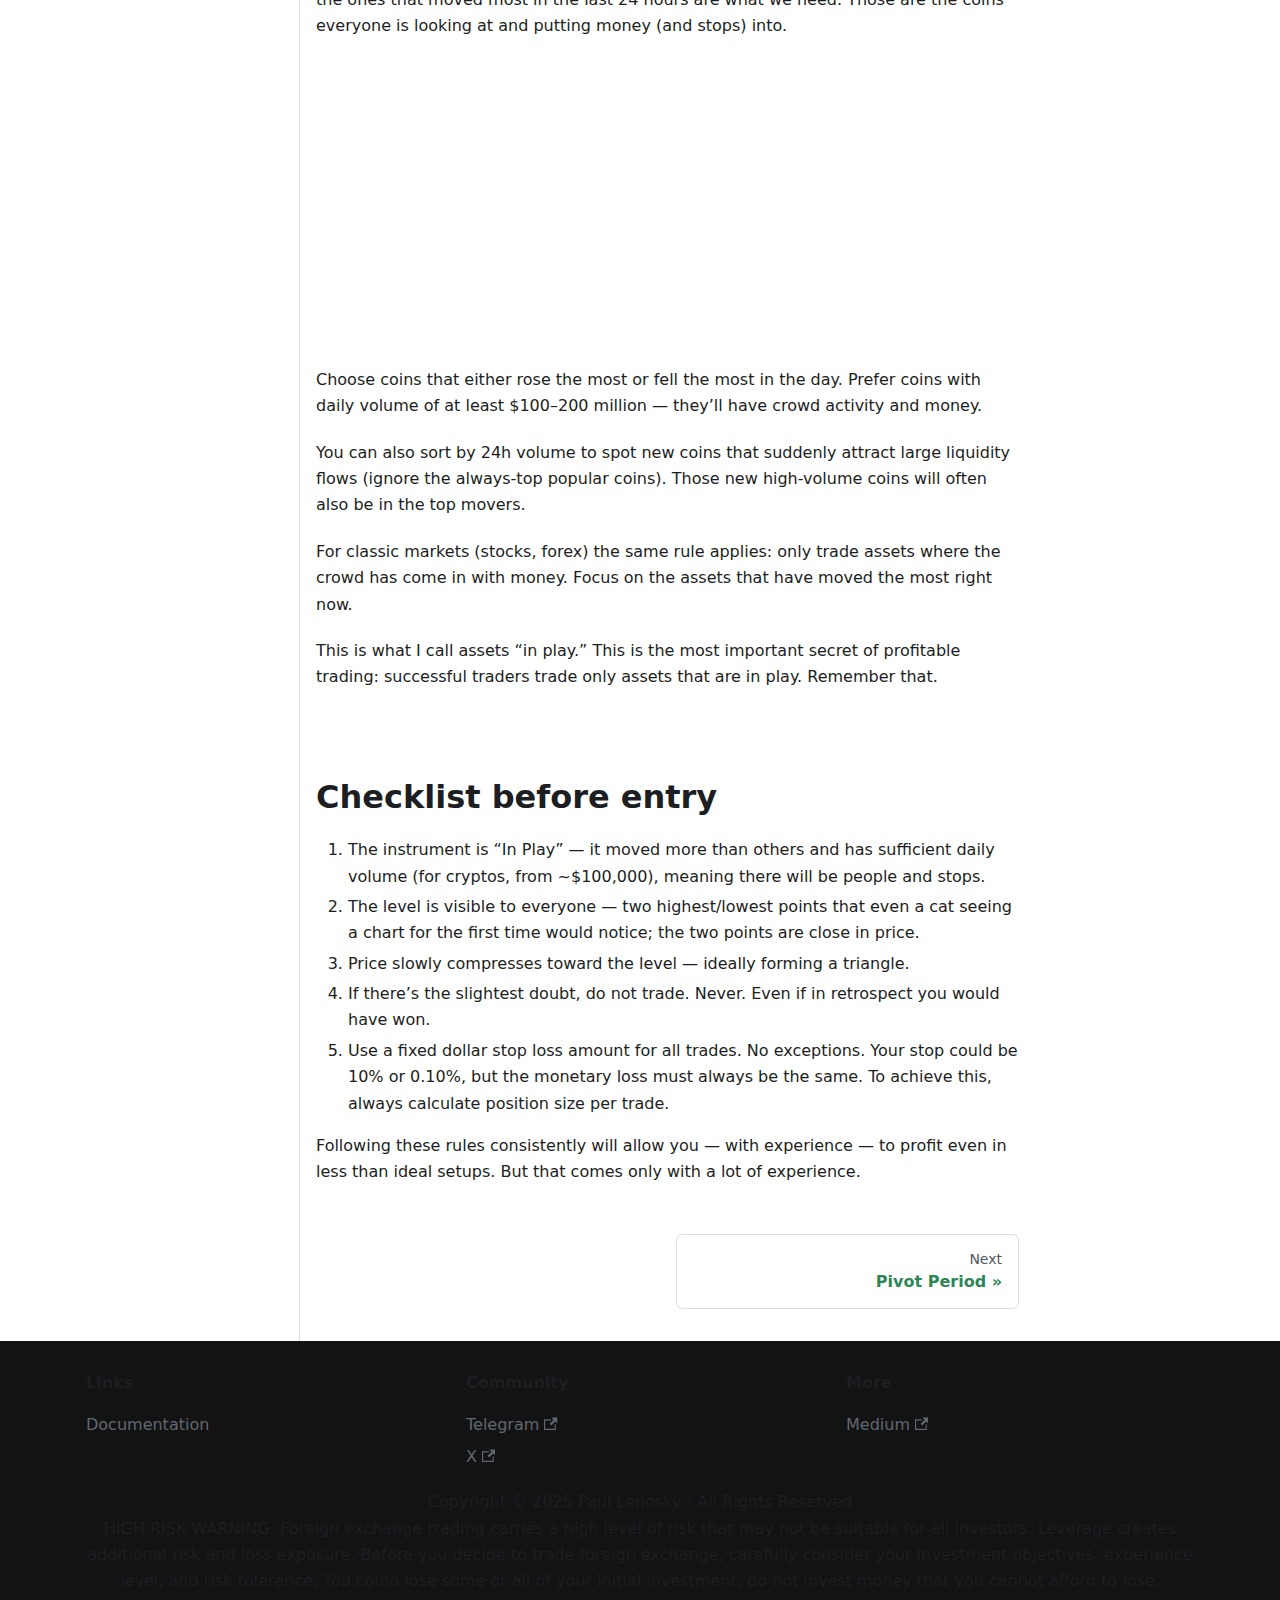
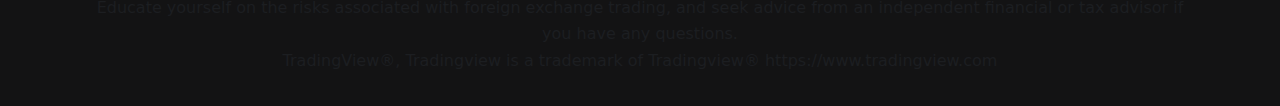
<file: docs/Support and resistance with touches/Theory of level trading/index.html>
<!doctype html>
<html lang="en" dir="ltr" class="docs-wrapper plugin-docs plugin-id-default docs-version-current docs-doc-page docs-doc-id-Support and resistance with touches/Theory of level trading" data-has-hydrated="false">
<head>
<meta charset="UTF-8">
<meta name="generator" content="Docusaurus v3.8.1">
<title data-rh="true">Theory of level trading | Paul Lenosky</title><meta data-rh="true" name="viewport" content="width=device-width,initial-scale=1"><meta data-rh="true" name="twitter:card" content="summary_large_image"><meta data-rh="true" property="og:image" content="https://paullenosky.github.io/img/docusaurus-social-card.jpg"><meta data-rh="true" name="twitter:image" content="https://paullenosky.github.io/img/docusaurus-social-card.jpg"><meta data-rh="true" property="og:url" content="https://paullenosky.github.io/docs/Support and resistance with touches/Theory of level trading"><meta data-rh="true" property="og:locale" content="en"><meta data-rh="true" name="docusaurus_locale" content="en"><meta data-rh="true" name="docsearch:language" content="en"><meta data-rh="true" name="docusaurus_version" content="current"><meta data-rh="true" name="docusaurus_tag" content="docs-default-current"><meta data-rh="true" name="docsearch:version" content="current"><meta data-rh="true" name="docsearch:docusaurus_tag" content="docs-default-current"><meta data-rh="true" property="og:title" content="Theory of level trading | Paul Lenosky"><meta data-rh="true" name="description" content="I won’t exaggerate: every sentence below is important. Try to understand each aspect thoroughly — that’s how you’ll succeed. I’ll be as brief as possible."><meta data-rh="true" property="og:description" content="I won’t exaggerate: every sentence below is important. Try to understand each aspect thoroughly — that’s how you’ll succeed. I’ll be as brief as possible."><link data-rh="true" rel="icon" href="/img/favicon.ico"><link data-rh="true" rel="canonical" href="https://paullenosky.github.io/docs/Support and resistance with touches/Theory of level trading"><link data-rh="true" rel="alternate" href="https://paullenosky.github.io/docs/Support and resistance with touches/Theory of level trading" hreflang="en"><link data-rh="true" rel="alternate" href="https://paullenosky.github.io/docs/Support and resistance with touches/Theory of level trading" hreflang="x-default"><script data-rh="true" type="application/ld+json">{"@context":"https://schema.org","@type":"BreadcrumbList","itemListElement":[{"@type":"ListItem","position":1,"name":"Theory of level trading","item":"https://paullenosky.github.io/docs/Support and resistance with touches/Theory of level trading"}]}</script><link rel="stylesheet" href="/assets/css/styles.7e462f19.css">
<script src="/assets/js/runtime~main.47bc4d05.js" defer="defer"></script>
<script src="/assets/js/main.02fede31.js" defer="defer"></script>
</head>
<body class="navigation-with-keyboard">
<svg xmlns="http://www.w3.org/2000/svg" style="display: none;"><defs>
<symbol id="theme-svg-external-link" viewBox="0 0 24 24"><path fill="currentColor" d="M21 13v10h-21v-19h12v2h-10v15h17v-8h2zm3-12h-10.988l4.035 4-6.977 7.07 2.828 2.828 6.977-7.07 4.125 4.172v-11z"/></symbol>
</defs></svg>
<script>!function(){var t="light";var e=function(){try{return new URLSearchParams(window.location.search).get("docusaurus-theme")}catch(t){}}()||function(){try{return window.localStorage.getItem("theme")}catch(t){}}();document.documentElement.setAttribute("data-theme",e||t),document.documentElement.setAttribute("data-theme-choice",e||t)}(),function(){try{const c=new URLSearchParams(window.location.search).entries();for(var[t,e]of c)if(t.startsWith("docusaurus-data-")){var a=t.replace("docusaurus-data-","data-");document.documentElement.setAttribute(a,e)}}catch(t){}}()</script><div id="__docusaurus"><link rel="preload" as="image" href="/img/logo.svg"><div role="region" aria-label="Skip to main content"><a class="skipToContent_fXgn" href="#__docusaurus_skipToContent_fallback">Skip to main content</a></div><nav aria-label="Main" class="theme-layout-navbar navbar navbar--fixed-top"><div class="navbar__inner"><div class="theme-layout-navbar-left navbar__items"><button aria-label="Toggle navigation bar" aria-expanded="false" class="navbar__toggle clean-btn" type="button"><svg width="30" height="30" viewBox="0 0 30 30" aria-hidden="true"><path stroke="currentColor" stroke-linecap="round" stroke-miterlimit="10" stroke-width="2" d="M4 7h22M4 15h22M4 23h22"></path></svg></button><a class="navbar__brand" href="/"><div class="navbar__logo"><img src="/img/logo.svg" alt="My Site Logo" class="themedComponent_mlkZ themedComponent--light_NVdE"><img src="/img/logo.svg" alt="My Site Logo" class="themedComponent_mlkZ themedComponent--dark_xIcU"></div><b class="navbar__title text--truncate">Paul Lenosky</b></a></div><div class="theme-layout-navbar-right navbar__items navbar__items--right"><a aria-current="page" class="navbar__item navbar__link navbar__link--active" href="/docs/Support and resistance with touches/Theory of level trading">Documentation</a><a href="https://medium.com/@paullenosky" target="_blank" rel="noopener noreferrer" class="navbar__item navbar__link">Medium<svg width="13.5" height="13.5" aria-hidden="true" class="iconExternalLink_nPIU"><use href="#theme-svg-external-link"></use></svg></a><a href="https://t.me/PaulLenosky" target="_blank" rel="noopener noreferrer" class="navbar__item navbar__link">Telegram<svg width="13.5" height="13.5" aria-hidden="true" class="iconExternalLink_nPIU"><use href="#theme-svg-external-link"></use></svg></a><div class="toggle_vylO colorModeToggle_DEke"><button class="clean-btn toggleButton_gllP toggleButtonDisabled_aARS" type="button" disabled="" title="system mode" aria-label="Switch between dark and light mode (currently system mode)"><svg viewBox="0 0 24 24" width="24" height="24" aria-hidden="true" class="toggleIcon_g3eP lightToggleIcon_pyhR"><path fill="currentColor" d="M12,9c1.65,0,3,1.35,3,3s-1.35,3-3,3s-3-1.35-3-3S10.35,9,12,9 M12,7c-2.76,0-5,2.24-5,5s2.24,5,5,5s5-2.24,5-5 S14.76,7,12,7L12,7z M2,13l2,0c0.55,0,1-0.45,1-1s-0.45-1-1-1l-2,0c-0.55,0-1,0.45-1,1S1.45,13,2,13z M20,13l2,0c0.55,0,1-0.45,1-1 s-0.45-1-1-1l-2,0c-0.55,0-1,0.45-1,1S19.45,13,20,13z M11,2v2c0,0.55,0.45,1,1,1s1-0.45,1-1V2c0-0.55-0.45-1-1-1S11,1.45,11,2z M11,20v2c0,0.55,0.45,1,1,1s1-0.45,1-1v-2c0-0.55-0.45-1-1-1C11.45,19,11,19.45,11,20z M5.99,4.58c-0.39-0.39-1.03-0.39-1.41,0 c-0.39,0.39-0.39,1.03,0,1.41l1.06,1.06c0.39,0.39,1.03,0.39,1.41,0s0.39-1.03,0-1.41L5.99,4.58z M18.36,16.95 c-0.39-0.39-1.03-0.39-1.41,0c-0.39,0.39-0.39,1.03,0,1.41l1.06,1.06c0.39,0.39,1.03,0.39,1.41,0c0.39-0.39,0.39-1.03,0-1.41 L18.36,16.95z M19.42,5.99c0.39-0.39,0.39-1.03,0-1.41c-0.39-0.39-1.03-0.39-1.41,0l-1.06,1.06c-0.39,0.39-0.39,1.03,0,1.41 s1.03,0.39,1.41,0L19.42,5.99z M7.05,18.36c0.39-0.39,0.39-1.03,0-1.41c-0.39-0.39-1.03-0.39-1.41,0l-1.06,1.06 c-0.39,0.39-0.39,1.03,0,1.41s1.03,0.39,1.41,0L7.05,18.36z"></path></svg><svg viewBox="0 0 24 24" width="24" height="24" aria-hidden="true" class="toggleIcon_g3eP darkToggleIcon_wfgR"><path fill="currentColor" d="M9.37,5.51C9.19,6.15,9.1,6.82,9.1,7.5c0,4.08,3.32,7.4,7.4,7.4c0.68,0,1.35-0.09,1.99-0.27C17.45,17.19,14.93,19,12,19 c-3.86,0-7-3.14-7-7C5,9.07,6.81,6.55,9.37,5.51z M12,3c-4.97,0-9,4.03-9,9s4.03,9,9,9s9-4.03,9-9c0-0.46-0.04-0.92-0.1-1.36 c-0.98,1.37-2.58,2.26-4.4,2.26c-2.98,0-5.4-2.42-5.4-5.4c0-1.81,0.89-3.42,2.26-4.4C12.92,3.04,12.46,3,12,3L12,3z"></path></svg><svg viewBox="0 0 24 24" width="24" height="24" aria-hidden="true" class="toggleIcon_g3eP systemToggleIcon_QzmC"><path fill="currentColor" d="m12 21c4.971 0 9-4.029 9-9s-4.029-9-9-9-9 4.029-9 9 4.029 9 9 9zm4.95-13.95c1.313 1.313 2.05 3.093 2.05 4.95s-0.738 3.637-2.05 4.95c-1.313 1.313-3.093 2.05-4.95 2.05v-14c1.857 0 3.637 0.737 4.95 2.05z"></path></svg></button></div><div class="navbarSearchContainer_Bca1"></div></div></div><div role="presentation" class="navbar-sidebar__backdrop"></div></nav><div id="__docusaurus_skipToContent_fallback" class="theme-layout-main main-wrapper mainWrapper_z2l0"><div class="docsWrapper_hBAB"><button aria-label="Scroll back to top" class="clean-btn theme-back-to-top-button backToTopButton_sjWU" type="button"></button><div class="docRoot_UBD9"><aside class="theme-doc-sidebar-container docSidebarContainer_YfHR"><div class="sidebarViewport_aRkj"><div class="sidebar_njMd"><nav aria-label="Docs sidebar" class="menu thin-scrollbar menu_SIkG"><ul class="theme-doc-sidebar-menu menu__list"><li class="theme-doc-sidebar-item-category theme-doc-sidebar-item-category-level-1 menu__list-item"><div class="menu__list-item-collapsible"><a class="menu__link menu__link--sublist menu__link--sublist-caret menu__link--active" role="button" aria-expanded="true" href="/docs/Support and resistance with touches/Theory of level trading">Support and resistance with touches</a></div><ul class="menu__list"><li class="theme-doc-sidebar-item-link theme-doc-sidebar-item-link-level-2 menu__list-item"><a class="menu__link menu__link--active" aria-current="page" tabindex="0" href="/docs/Support and resistance with touches/Theory of level trading">Theory of level trading</a></li><li class="theme-doc-sidebar-item-link theme-doc-sidebar-item-link-level-2 menu__list-item"><a class="menu__link" tabindex="0" href="/docs/Support and resistance with touches/Pivot Period">Pivot Period</a></li><li class="theme-doc-sidebar-item-link theme-doc-sidebar-item-link-level-2 menu__list-item"><a class="menu__link" tabindex="0" href="/docs/Support and resistance with touches/Max deviation between pivots">Max deviation between pivots (%)</a></li><li class="theme-doc-sidebar-item-link theme-doc-sidebar-item-link-level-2 menu__list-item"><a class="menu__link" tabindex="0" href="/docs/Support and resistance with touches/Setting levels">Setting levels</a></li><li class="theme-doc-sidebar-item-link theme-doc-sidebar-item-link-level-2 menu__list-item"><a class="menu__link" tabindex="0" href="/docs/Support and resistance with touches/Alarms">Alarms</a></li><li class="theme-doc-sidebar-item-link theme-doc-sidebar-item-link-level-2 menu__list-item"><a class="menu__link" tabindex="0" href="/docs/Support and resistance with touches/Other">Other</a></li></ul></li></ul></nav></div></div></aside><main class="docMainContainer_TBSr"><div class="container padding-top--md padding-bottom--lg"><div class="row"><div class="col docItemCol_VOVn"><div class="docItemContainer_Djhp"><article><nav class="theme-doc-breadcrumbs breadcrumbsContainer_Z_bl" aria-label="Breadcrumbs"><ul class="breadcrumbs"><li class="breadcrumbs__item"><a aria-label="Home page" class="breadcrumbs__link" href="/"><svg viewBox="0 0 24 24" class="breadcrumbHomeIcon_YNFT"><path d="M10 19v-5h4v5c0 .55.45 1 1 1h3c.55 0 1-.45 1-1v-7h1.7c.46 0 .68-.57.33-.87L12.67 3.6c-.38-.34-.96-.34-1.34 0l-8.36 7.53c-.34.3-.13.87.33.87H5v7c0 .55.45 1 1 1h3c.55 0 1-.45 1-1z" fill="currentColor"></path></svg></a></li><li class="breadcrumbs__item"><span class="breadcrumbs__link">Support and resistance with touches</span></li><li class="breadcrumbs__item breadcrumbs__item--active"><span class="breadcrumbs__link">Theory of level trading</span></li></ul></nav><div class="tocCollapsible_ETCw theme-doc-toc-mobile tocMobile_ITEo"><button type="button" class="clean-btn tocCollapsibleButton_TO0P">On this page</button></div><div class="theme-doc-markdown markdown"><header><h1>Theory of level trading</h1></header>
<div class="theme-admonition theme-admonition-tip admonition_xJq3 alert alert--success"><div class="admonitionHeading_Gvgb"><span class="admonitionIcon_Rf37"><svg viewBox="0 0 12 16"><path fill-rule="evenodd" d="M6.5 0C3.48 0 1 2.19 1 5c0 .92.55 2.25 1 3 1.34 2.25 1.78 2.78 2 4v1h5v-1c.22-1.22.66-1.75 2-4 .45-.75 1-2.08 1-3 0-2.81-2.48-5-5.5-5zm3.64 7.48c-.25.44-.47.8-.67 1.11-.86 1.41-1.25 2.06-1.45 3.23-.02.05-.02.11-.02.17H5c0-.06 0-.13-.02-.17-.2-1.17-.59-1.83-1.45-3.23-.2-.31-.42-.67-.67-1.11C2.44 6.78 2 5.65 2 5c0-2.2 2.02-4 4.5-4 1.22 0 2.36.42 3.22 1.19C10.55 2.94 11 3.94 11 5c0 .66-.44 1.78-.86 2.48zM4 14h5c-.23 1.14-1.3 2-2.5 2s-2.27-.86-2.5-2z"></path></svg></span>tip</div><div class="admonitionContent_BuS1"><p>I won’t exaggerate: every sentence below is important. Try to understand each aspect thoroughly — that’s how you’ll succeed. I’ll be as brief as possible.</p></div></div>
<p> </p>
<h2 class="anchor anchorWithStickyNavbar_LWe7" id="how-the-market-really-works">How the market really works<a href="#how-the-market-really-works" class="hash-link" aria-label="Direct link to How the market really works" title="Direct link to How the market really works">​</a></h2>
<p>More than 95% of the time price moves on the chart not because individual people open trades — 95% of market movement is caused by automated algorithms and big players. We humans are a drop in the ocean; we almost never move the market. It’s important to understand that a typical trader is almost always trading against algorithms, not other people — often without even realising it. Trying to beat an algorithm when you don’t know how it works is gambling, not trading.</p>
<p><strong>In short: for ~95% of price movement the odds are against us.</strong></p>
<p> </p>
<h2 class="anchor anchorWithStickyNavbar_LWe7" id="when-you-can-make-money">When you can make money<a href="#when-you-can-make-money" class="hash-link" aria-label="Direct link to When you can make money" title="Direct link to When you can make money">​</a></h2>
<p><strong>We will trade only the 5% of movements on the chart.</strong>. These are the situations when most people — not just algorithms — open positions.</p>
<p>When people open trades, we can interpret their intentions: where they expect price to move. Our job is to learn where the majority of people place their trades, and either ride the crowd or profit from their mistakes.</p>
<p> </p>
<h2 class="anchor anchorWithStickyNavbar_LWe7" id="market-situations-where-you-can-make-money">Market situations where you can make money<a href="#market-situations-where-you-can-make-money" class="hash-link" aria-label="Direct link to Market situations where you can make money" title="Direct link to Market situations where you can make money">​</a></h2>
<p>Almost every newcomer to the market first learns about support and resistance levels. These are what most people trade worldwide and will continue to trade. We only need to understand which specific support/resistance levels the largest number of people are trading.</p>
<p>The answer is simple: <strong>the most visible levels for everyone.</strong> The most obvious levels. We need the crowd — the crowd means the largest concentration of stop losses, the largest volume of buys and sells. A concrete market spot where the price is most likely to move in the direction we need — where the expectation (edge) is on our side.</p>
<p>There are two golden rules for level selection — no joke:</p>
<ol>
<li>The level must be visible to everyone.</li>
<li>If you have doubts about (1), then the level isn’t valid.</li>
</ol>
<p>Levels are built (as we know) from the highest and lowest price points. Those points must be as visible as possible to all market participants.</p>
<p>Please look at this screenshot:</p>
<p><img decoding="async" loading="lazy" alt="625eb742c25ec3b38d16428c25cf89fc.png" src="/assets/images/625eb742c25ec3b38d16428c25cf89fc-110ac3a4eb4debe05ec8aa87355e125a.png" width="1746" height="772" class="img_ev3q"></p>
<p>I marked pronounced price peaks — anyone looking at the chart, even for the first time, will notice them.</p>
<p>Mostly we’re interested in levels that have at least two touches, as in the example below. When people see two touches, half of the participants will expect a breakout and will buy when price returns to the level, while the other half will open short positions and put stops beyond the level. When price crosses the level, stops trigger and add fuel to the movement.</p>
<p><img decoding="async" loading="lazy" alt="55bbef4956f781b6c755143f911a0942.png" src="/assets/images/55bbef4956f781b6c755143f911a0942-4266d8369e06644ab893534bcf893a76.png" width="1746" height="772" class="img_ev3q"></p>
<p>So the odds can be on our side: one half buys at the level, while stops from the short positions (which are buys) trigger — and price rockets up.</p>
<p> </p>
<h2 class="anchor anchorWithStickyNavbar_LWe7" id="how-to-increase-edge-and-the-odds-of-a-profitable-trade">How to increase edge and the odds of a profitable trade<a href="#how-to-increase-edge-and-the-odds-of-a-profitable-trade" class="hash-link" aria-label="Direct link to How to increase edge and the odds of a profitable trade" title="Direct link to How to increase edge and the odds of a profitable trade">​</a></h2>
<ol>
<li>Two touches should ideally be as close to each other in price as possible. The difference in price between touches should not be large. This is asset-dependent: some traders place stops behind the first touch, some behind the second. If the breakout starts, there may be too few stops/buys to push the price to the first touch and instead the price may fall. <em>Example image:</em><img decoding="async" loading="lazy" alt="4371f09e7f40c84799825606a8a56d42.png" src="/assets/images/4371f09e7f40c84799825606a8a56d42-5cbf9fe9b9c31ae504038ad36417614e.png" width="584" height="382" class="img_ev3q"></li>
<li>A slow approach of price to the level and a slowdown before it. When price stalls near the level before a breakout, some participants who expect a bounce start to open short positions — their stops will add fuel when triggered. Also look for price compressing into the level (triangle compression) — that’s a good sign. <em>Example image:</em><img decoding="async" loading="lazy" alt="3ccd947d1209442ae5d426ce99433791.png" src="/assets/images/3ccd947d1209442ae5d426ce99433791-f4f2db9f4a0963b847af183c52f5b1e7.png" width="766" height="423" class="img_ev3q"></li>
</ol>
<p>In practice, these two items alone are often enough to trade profitably.</p>
<div class="theme-admonition theme-admonition-info admonition_xJq3 alert alert--info"><div class="admonitionHeading_Gvgb"><span class="admonitionIcon_Rf37"><svg viewBox="0 0 14 16"><path fill-rule="evenodd" d="M7 2.3c3.14 0 5.7 2.56 5.7 5.7s-2.56 5.7-5.7 5.7A5.71 5.71 0 0 1 1.3 8c0-3.14 2.56-5.7 5.7-5.7zM7 1C3.14 1 0 4.14 0 8s3.14 7 7 7 7-3.14 7-7-3.14-7-7-7zm1 3H6v5h2V4zm0 6H6v2h2v-2z"></path></svg></span>info</div><div class="admonitionContent_BuS1"><p>The more obvious and “clean” a level looks — the more people see it — the higher the chance price will behave as we expect.</p></div></div>
<p> </p>
<h2 class="anchor anchorWithStickyNavbar_LWe7" id="why-a-level-sometimes-fails-to-break">Why a level sometimes fails to break<a href="#why-a-level-sometimes-fails-to-break" class="hash-link" aria-label="Direct link to Why a level sometimes fails to break" title="Direct link to Why a level sometimes fails to break">​</a></h2>
<p><strong>Common reasons:</strong></p>
<ol>
<li>The traded asset has few participants — there are few stops beyond the level, so few buys after the break.</li>
<li>There is a cluster of large limit orders behind the level that absorb the stops/buys and stop the move.</li>
<li>Price briefly pokes above the level (someone makes a large buy), then returns: traders interpret it as a false breakout and start selling en masse, with selling algorithms joining in. The combined effect pushes price down.</li>
<li>The asset lacks liquidity (visible in the volume indicator), so both stops and breakout buys are tiny.</li>
</ol>
<p> </p>
<h2 class="anchor anchorWithStickyNavbar_LWe7" id="trade-only-assets-that-are-in-play">Trade only assets that are &quot;in play&quot;<a href="#trade-only-assets-that-are-in-play" class="hash-link" aria-label="Direct link to Trade only assets that are &quot;in play&quot;" title="Direct link to Trade only assets that are &quot;in play&quot;">​</a></h2>
<p>In the past there were relatively few cryptocurrencies, many traders, and many stop losses concentrated in a handful of coins — breakouts tended to work very predictably. Now there are hundreds or thousands of cryptos and everyone trades everything. Roughly: if before 1000 people traded 3 cryptos, now 1000 people trade 1000 cryptos. There’s no single crowd. Liquidity is spread across hundreds of coins, not just the top 10.</p>
<p>The solution is simple. Open your crypto exchange and sort coins by “24h Change” — the ones that moved most in the last 24 hours are what we need. Those are the coins everyone is looking at and putting money (and stops) into.</p>
<p><img decoding="async" loading="lazy" alt="a0f5fa24d495bcaaecc2ba5f81f8d04e.png" src="/assets/images/a0f5fa24d495bcaaecc2ba5f81f8d04e-7bb50a69412bad4fe09991df2a54c935.png" width="1094" height="434" class="img_ev3q"></p>
<p>Choose coins that either rose the most or fell the most in the day. Prefer coins with daily volume of at least $100–200 million — they’ll have crowd activity and money.</p>
<p>You can also sort by 24h volume to spot new coins that suddenly attract large liquidity flows (ignore the always-top popular coins). Those new high-volume coins will often also be in the top movers.</p>
<p>For classic markets (stocks, forex) the same rule applies: only trade assets where the crowd has come in with money. Focus on the assets that have moved the most right now.</p>
<p>This is what I call assets “in play.” This is the most important secret of profitable trading: successful traders trade only assets that are in play. Remember that.</p>
<p> </p>
<h2 class="anchor anchorWithStickyNavbar_LWe7" id="checklist-before-entry">Checklist before entry<a href="#checklist-before-entry" class="hash-link" aria-label="Direct link to Checklist before entry" title="Direct link to Checklist before entry">​</a></h2>
<ol>
<li>The instrument is “In Play” — it moved more than others and has sufficient daily volume (for cryptos, from ~$100,000), meaning there will be people and stops.</li>
<li>The level is visible to everyone — two highest/lowest points that even a cat seeing a chart for the first time would notice; the two points are close in price.</li>
<li>Price slowly compresses toward the level — ideally forming a triangle.</li>
<li>If there’s the slightest doubt, do not trade. Never. Even if in retrospect you would have won.</li>
<li>Use a fixed dollar stop loss amount for all trades. No exceptions. Your stop could be 10% or 0.10%, but the monetary loss must always be the same. To achieve this, always calculate position size per trade.</li>
</ol>
<p>Following these rules consistently will allow you — with experience — to profit even in less than ideal setups. But that comes only with a lot of experience.</p></div></article><nav class="docusaurus-mt-lg pagination-nav" aria-label="Docs pages"><a class="pagination-nav__link pagination-nav__link--next" href="/docs/Support and resistance with touches/Pivot Period"><div class="pagination-nav__sublabel">Next</div><div class="pagination-nav__label">Pivot Period</div></a></nav></div></div><div class="col col--3"><div class="tableOfContents_bqdL thin-scrollbar theme-doc-toc-desktop"><ul class="table-of-contents table-of-contents__left-border"><li><a href="#how-the-market-really-works" class="table-of-contents__link toc-highlight">How the market really works</a></li><li><a href="#when-you-can-make-money" class="table-of-contents__link toc-highlight">When you can make money</a></li><li><a href="#market-situations-where-you-can-make-money" class="table-of-contents__link toc-highlight">Market situations where you can make money</a></li><li><a href="#how-to-increase-edge-and-the-odds-of-a-profitable-trade" class="table-of-contents__link toc-highlight">How to increase edge and the odds of a profitable trade</a></li><li><a href="#why-a-level-sometimes-fails-to-break" class="table-of-contents__link toc-highlight">Why a level sometimes fails to break</a></li><li><a href="#trade-only-assets-that-are-in-play" class="table-of-contents__link toc-highlight">Trade only assets that are &quot;in play&quot;</a></li><li><a href="#checklist-before-entry" class="table-of-contents__link toc-highlight">Checklist before entry</a></li></ul></div></div></div></div></main></div></div></div><footer class="theme-layout-footer footer"><div class="container container-fluid"><div class="row footer__links"><div class="theme-layout-footer-column col footer__col"><div class="footer__title">Links</div><ul class="footer__items clean-list"><li class="footer__item"><a class="footer__link-item" href="/docs/Support and resistance with touches/Theory of level trading">Documentation</a></li></ul></div><div class="theme-layout-footer-column col footer__col"><div class="footer__title">Community</div><ul class="footer__items clean-list"><li class="footer__item"><a href="https://t.me/PaulLenosky" target="_blank" rel="noopener noreferrer" class="footer__link-item">Telegram<svg width="13.5" height="13.5" aria-hidden="true" class="iconExternalLink_nPIU"><use href="#theme-svg-external-link"></use></svg></a></li><li class="footer__item"><a href="https://x.com/Paullenosky" target="_blank" rel="noopener noreferrer" class="footer__link-item">X<svg width="13.5" height="13.5" aria-hidden="true" class="iconExternalLink_nPIU"><use href="#theme-svg-external-link"></use></svg></a></li></ul></div><div class="theme-layout-footer-column col footer__col"><div class="footer__title">More</div><ul class="footer__items clean-list"><li class="footer__item"><a href="https://medium.com/@paullenosky" target="_blank" rel="noopener noreferrer" class="footer__link-item">Medium<svg width="13.5" height="13.5" aria-hidden="true" class="iconExternalLink_nPIU"><use href="#theme-svg-external-link"></use></svg></a></li></ul></div></div><div class="footer__bottom text--center"><div class="footer__copyright">Copyright © 2025 Paul Lenosky - All Rights Reserved <br>HIGH RISK WARNING: Foreign exchange trading carries a high level of risk that may not be suitable for all investors. Leverage creates additional risk and loss exposure. Before you decide to trade foreign exchange, carefully consider your investment objectives, experience level, and risk tolerance. You could lose some or all of your initial investment; do not invest money that you cannot afford to lose. Educate yourself on the risks associated with foreign exchange trading, and seek advice from an independent financial or tax advisor if you have any questions.
<br>TradingView®, Tradingview is a trademark of Tradingview® https://www.tradingview.com</div></div></div></footer></div>
</body>
</html>
</file>
<file: assets/css/styles.7e462f19.css>
@layer docusaurus.infima,docusaurus.theme-common,docusaurus.theme-classic,docusaurus.core,docusaurus.plugin-debug,docusaurus.theme-mermaid,docusaurus.theme-live-codeblock,docusaurus.theme-search-algolia.docsearch,docusaurus.theme-search-algolia;@layer docusaurus.infima{.col,.container{padding:0 var(--ifm-spacing-horizontal);width:100%}.markdown>h2,.markdown>h3,.markdown>h4,.markdown>h5,.markdown>h6{margin-bottom:calc(var(--ifm-heading-vertical-rhythm-bottom)*var(--ifm-leading))}.markdown li,body{word-wrap:break-word}body,ol ol,ol ul,ul ol,ul ul{margin:0}pre,table{overflow:auto}blockquote,pre{margin:0 0 var(--ifm-spacing-vertical)}.breadcrumbs__link,.button{transition-timing-function:var(--ifm-transition-timing-default)}.button,code{vertical-align:middle}.button--outline.button--active,.button--outline:active,.button--outline:hover,:root{--ifm-button-color:var(--ifm-font-color-base-inverse)}.menu__link:hover,a{transition:color var(--ifm-transition-fast) var(--ifm-transition-timing-default)}.navbar--dark,:root{--ifm-navbar-link-hover-color:var(--ifm-color-primary)}.menu,.navbar-sidebar{overflow-x:hidden}:root,html[data-theme=dark]{--ifm-color-emphasis-500:var(--ifm-color-gray-500)}:root{--ifm-color-scheme:light;--ifm-dark-value:10%;--ifm-darker-value:15%;--ifm-darkest-value:30%;--ifm-light-value:15%;--ifm-lighter-value:30%;--ifm-lightest-value:50%;--ifm-contrast-background-value:90%;--ifm-contrast-foreground-value:70%;--ifm-contrast-background-dark-value:70%;--ifm-contrast-foreground-dark-value:90%;--ifm-color-primary:#3578e5;--ifm-color-secondary:#ebedf0;--ifm-color-success:#00a400;--ifm-color-info:#54c7ec;--ifm-color-warning:#ffba00;--ifm-color-danger:#fa383e;--ifm-color-primary-dark:#306cce;--ifm-color-primary-darker:#2d66c3;--ifm-color-primary-darkest:#2554a0;--ifm-color-primary-light:#538ce9;--ifm-color-primary-lighter:#72a1ed;--ifm-color-primary-lightest:#9abcf2;--ifm-color-primary-contrast-background:#ebf2fc;--ifm-color-primary-contrast-foreground:#102445;--ifm-color-secondary-dark:#d4d5d8;--ifm-color-secondary-darker:#c8c9cc;--ifm-color-secondary-darkest:#a4a6a8;--ifm-color-secondary-light:#eef0f2;--ifm-color-secondary-lighter:#f1f2f5;--ifm-color-secondary-lightest:#f5f6f8;--ifm-color-secondary-contrast-background:#fdfdfe;--ifm-color-secondary-contrast-foreground:#474748;--ifm-color-success-dark:#009400;--ifm-color-success-darker:#008b00;--ifm-color-success-darkest:#007300;--ifm-color-success-light:#26b226;--ifm-color-success-lighter:#4dbf4d;--ifm-color-success-lightest:#80d280;--ifm-color-success-contrast-background:#e6f6e6;--ifm-color-success-contrast-foreground:#003100;--ifm-color-info-dark:#4cb3d4;--ifm-color-info-darker:#47a9c9;--ifm-color-info-darkest:#3b8ba5;--ifm-color-info-light:#6ecfef;--ifm-color-info-lighter:#87d8f2;--ifm-color-info-lightest:#aae3f6;--ifm-color-info-contrast-background:#eef9fd;--ifm-color-info-contrast-foreground:#193c47;--ifm-color-warning-dark:#e6a700;--ifm-color-warning-darker:#d99e00;--ifm-color-warning-darkest:#b38200;--ifm-color-warning-light:#ffc426;--ifm-color-warning-lighter:#ffcf4d;--ifm-color-warning-lightest:#ffdd80;--ifm-color-warning-contrast-background:#fff8e6;--ifm-color-warning-contrast-foreground:#4d3800;--ifm-color-danger-dark:#e13238;--ifm-color-danger-darker:#d53035;--ifm-color-danger-darkest:#af272b;--ifm-color-danger-light:#fb565b;--ifm-color-danger-lighter:#fb7478;--ifm-color-danger-lightest:#fd9c9f;--ifm-color-danger-contrast-background:#ffebec;--ifm-color-danger-contrast-foreground:#4b1113;--ifm-color-white:#fff;--ifm-color-black:#000;--ifm-color-gray-0:var(--ifm-color-white);--ifm-color-gray-100:#f5f6f7;--ifm-color-gray-200:#ebedf0;--ifm-color-gray-300:#dadde1;--ifm-color-gray-400:#ccd0d5;--ifm-color-gray-500:#bec3c9;--ifm-color-gray-600:#8d949e;--ifm-color-gray-700:#606770;--ifm-color-gray-800:#444950;--ifm-color-gray-900:#1c1e21;--ifm-color-gray-1000:var(--ifm-color-black);--ifm-color-emphasis-0:var(--ifm-color-gray-0);--ifm-color-emphasis-100:var(--ifm-color-gray-100);--ifm-color-emphasis-200:var(--ifm-color-gray-200);--ifm-color-emphasis-300:var(--ifm-color-gray-300);--ifm-color-emphasis-400:var(--ifm-color-gray-400);--ifm-color-emphasis-600:var(--ifm-color-gray-600);--ifm-color-emphasis-700:var(--ifm-color-gray-700);--ifm-color-emphasis-800:var(--ifm-color-gray-800);--ifm-color-emphasis-900:var(--ifm-color-gray-900);--ifm-color-emphasis-1000:var(--ifm-color-gray-1000);--ifm-color-content:var(--ifm-color-emphasis-900);--ifm-color-content-inverse:var(--ifm-color-emphasis-0);--ifm-color-content-secondary:#525860;--ifm-background-color:#0000;--ifm-background-surface-color:var(--ifm-color-content-inverse);--ifm-global-border-width:1px;--ifm-global-radius:0.4rem;--ifm-hover-overlay:#0000000d;--ifm-font-color-base:var(--ifm-color-content);--ifm-font-color-base-inverse:var(--ifm-color-content-inverse);--ifm-font-color-secondary:var(--ifm-color-content-secondary);--ifm-font-family-base:system-ui,-apple-system,Segoe UI,Roboto,Ubuntu,Cantarell,Noto Sans,sans-serif,BlinkMacSystemFont,"Segoe UI",Helvetica,Arial,sans-serif,"Apple Color Emoji","Segoe UI Emoji","Segoe UI Symbol";--ifm-font-family-monospace:SFMono-Regular,Menlo,Monaco,Consolas,"Liberation Mono","Courier New",monospace;--ifm-font-size-base:100%;--ifm-font-weight-light:300;--ifm-font-weight-normal:400;--ifm-font-weight-semibold:500;--ifm-font-weight-bold:700;--ifm-font-weight-base:var(--ifm-font-weight-normal);--ifm-line-height-base:1.65;--ifm-global-spacing:1rem;--ifm-spacing-vertical:var(--ifm-global-spacing);--ifm-spacing-horizontal:var(--ifm-global-spacing);--ifm-transition-fast:200ms;--ifm-transition-slow:400ms;--ifm-transition-timing-default:cubic-bezier(0.08,0.52,0.52,1);--ifm-global-shadow-lw:0 1px 2px 0 #0000001a;--ifm-global-shadow-md:0 5px 40px #0003;--ifm-global-shadow-tl:0 12px 28px 0 #0003,0 2px 4px 0 #0000001a;--ifm-z-index-dropdown:100;--ifm-z-index-fixed:200;--ifm-z-index-overlay:400;--ifm-container-width:1140px;--ifm-container-width-xl:1320px;--ifm-code-background:#f6f7f8;--ifm-code-border-radius:var(--ifm-global-radius);--ifm-code-font-size:90%;--ifm-code-padding-horizontal:0.1rem;--ifm-code-padding-vertical:0.1rem;--ifm-pre-background:var(--ifm-code-background);--ifm-pre-border-radius:var(--ifm-code-border-radius);--ifm-pre-color:inherit;--ifm-pre-line-height:1.45;--ifm-pre-padding:1rem;--ifm-heading-color:inherit;--ifm-heading-margin-top:0;--ifm-heading-margin-bottom:var(--ifm-spacing-vertical);--ifm-heading-font-family:var(--ifm-font-family-base);--ifm-heading-font-weight:var(--ifm-font-weight-bold);--ifm-heading-line-height:1.25;--ifm-h1-font-size:2rem;--ifm-h2-font-size:1.5rem;--ifm-h3-font-size:1.25rem;--ifm-h4-font-size:1rem;--ifm-h5-font-size:0.875rem;--ifm-h6-font-size:0.85rem;--ifm-image-alignment-padding:1.25rem;--ifm-leading-desktop:1.25;--ifm-leading:calc(var(--ifm-leading-desktop)*1rem);--ifm-list-left-padding:2rem;--ifm-list-margin:1rem;--ifm-list-item-margin:0.25rem;--ifm-list-paragraph-margin:1rem;--ifm-table-cell-padding:0.75rem;--ifm-table-background:#0000;--ifm-table-stripe-background:#00000008;--ifm-table-border-width:1px;--ifm-table-border-color:var(--ifm-color-emphasis-300);--ifm-table-head-background:inherit;--ifm-table-head-color:inherit;--ifm-table-head-font-weight:var(--ifm-font-weight-bold);--ifm-table-cell-color:inherit;--ifm-link-color:var(--ifm-color-primary);--ifm-link-decoration:none;--ifm-link-hover-color:var(--ifm-link-color);--ifm-link-hover-decoration:underline;--ifm-paragraph-margin-bottom:var(--ifm-leading);--ifm-blockquote-font-size:var(--ifm-font-size-base);--ifm-blockquote-border-left-width:2px;--ifm-blockquote-padding-horizontal:var(--ifm-spacing-horizontal);--ifm-blockquote-padding-vertical:0;--ifm-blockquote-shadow:none;--ifm-blockquote-color:var(--ifm-color-emphasis-800);--ifm-blockquote-border-color:var(--ifm-color-emphasis-300);--ifm-hr-background-color:var(--ifm-color-emphasis-500);--ifm-hr-height:1px;--ifm-hr-margin-vertical:1.5rem;--ifm-scrollbar-size:7px;--ifm-scrollbar-track-background-color:#f1f1f1;--ifm-scrollbar-thumb-background-color:silver;--ifm-scrollbar-thumb-hover-background-color:#a7a7a7;--ifm-alert-background-color:inherit;--ifm-alert-border-color:inherit;--ifm-alert-border-radius:var(--ifm-global-radius);--ifm-alert-border-width:0px;--ifm-alert-border-left-width:5px;--ifm-alert-color:var(--ifm-font-color-base);--ifm-alert-padding-horizontal:var(--ifm-spacing-horizontal);--ifm-alert-padding-vertical:var(--ifm-spacing-vertical);--ifm-alert-shadow:var(--ifm-global-shadow-lw);--ifm-avatar-intro-margin:1rem;--ifm-avatar-intro-alignment:inherit;--ifm-avatar-photo-size:3rem;--ifm-badge-background-color:inherit;--ifm-badge-border-color:inherit;--ifm-badge-border-radius:var(--ifm-global-radius);--ifm-badge-border-width:var(--ifm-global-border-width);--ifm-badge-color:var(--ifm-color-white);--ifm-badge-padding-horizontal:calc(var(--ifm-spacing-horizontal)*0.5);--ifm-badge-padding-vertical:calc(var(--ifm-spacing-vertical)*0.25);--ifm-breadcrumb-border-radius:1.5rem;--ifm-breadcrumb-spacing:0.5rem;--ifm-breadcrumb-color-active:var(--ifm-color-primary);--ifm-breadcrumb-item-background-active:var(--ifm-hover-overlay);--ifm-breadcrumb-padding-horizontal:0.8rem;--ifm-breadcrumb-padding-vertical:0.4rem;--ifm-breadcrumb-size-multiplier:1;--ifm-breadcrumb-separator:url('data:image/svg+xml;utf8,<svg xmlns="http://www.w3.org/2000/svg" x="0px" y="0px" viewBox="0 0 256 256"><g><g><polygon points="79.093,0 48.907,30.187 146.72,128 48.907,225.813 79.093,256 207.093,128"/></g></g><g></g><g></g><g></g><g></g><g></g><g></g><g></g><g></g><g></g><g></g><g></g><g></g><g></g><g></g><g></g></svg>');--ifm-breadcrumb-separator-filter:none;--ifm-breadcrumb-separator-size:0.5rem;--ifm-breadcrumb-separator-size-multiplier:1.25;--ifm-button-background-color:inherit;--ifm-button-border-color:var(--ifm-button-background-color);--ifm-button-border-width:var(--ifm-global-border-width);--ifm-button-font-weight:var(--ifm-font-weight-bold);--ifm-button-padding-horizontal:1.5rem;--ifm-button-padding-vertical:0.375rem;--ifm-button-size-multiplier:1;--ifm-button-transition-duration:var(--ifm-transition-fast);--ifm-button-border-radius:calc(var(--ifm-global-radius)*var(--ifm-button-size-multiplier));--ifm-button-group-spacing:2px;--ifm-card-background-color:var(--ifm-background-surface-color);--ifm-card-border-radius:calc(var(--ifm-global-radius)*2);--ifm-card-horizontal-spacing:var(--ifm-global-spacing);--ifm-card-vertical-spacing:var(--ifm-global-spacing);--ifm-toc-border-color:var(--ifm-color-emphasis-300);--ifm-toc-link-color:var(--ifm-color-content-secondary);--ifm-toc-padding-vertical:0.5rem;--ifm-toc-padding-horizontal:0.5rem;--ifm-dropdown-background-color:var(--ifm-background-surface-color);--ifm-dropdown-font-weight:var(--ifm-font-weight-semibold);--ifm-dropdown-link-color:var(--ifm-font-color-base);--ifm-dropdown-hover-background-color:var(--ifm-hover-overlay);--ifm-footer-background-color:var(--ifm-color-emphasis-100);--ifm-footer-color:inherit;--ifm-footer-link-color:var(--ifm-color-emphasis-700);--ifm-footer-link-hover-color:var(--ifm-color-primary);--ifm-footer-link-horizontal-spacing:0.5rem;--ifm-footer-padding-horizontal:calc(var(--ifm-spacing-horizontal)*2);--ifm-footer-padding-vertical:calc(var(--ifm-spacing-vertical)*2);--ifm-footer-title-color:inherit;--ifm-footer-logo-max-width:min(30rem,90vw);--ifm-hero-background-color:var(--ifm-background-surface-color);--ifm-hero-text-color:var(--ifm-color-emphasis-800);--ifm-menu-color:var(--ifm-color-emphasis-700);--ifm-menu-color-active:var(--ifm-color-primary);--ifm-menu-color-background-active:var(--ifm-hover-overlay);--ifm-menu-color-background-hover:var(--ifm-hover-overlay);--ifm-menu-link-padding-horizontal:0.75rem;--ifm-menu-link-padding-vertical:0.375rem;--ifm-menu-link-sublist-icon:url('data:image/svg+xml;utf8,<svg xmlns="http://www.w3.org/2000/svg" width="16px" height="16px" viewBox="0 0 24 24"><path fill="rgba(0,0,0,0.5)" d="M7.41 15.41L12 10.83l4.59 4.58L18 14l-6-6-6 6z"></path></svg>');--ifm-menu-link-sublist-icon-filter:none;--ifm-navbar-background-color:var(--ifm-background-surface-color);--ifm-navbar-height:3.75rem;--ifm-navbar-item-padding-horizontal:0.75rem;--ifm-navbar-item-padding-vertical:0.25rem;--ifm-navbar-link-color:var(--ifm-font-color-base);--ifm-navbar-link-active-color:var(--ifm-link-color);--ifm-navbar-padding-horizontal:var(--ifm-spacing-horizontal);--ifm-navbar-padding-vertical:calc(var(--ifm-spacing-vertical)*0.5);--ifm-navbar-shadow:var(--ifm-global-shadow-lw);--ifm-navbar-search-input-background-color:var(--ifm-color-emphasis-200);--ifm-navbar-search-input-color:var(--ifm-color-emphasis-800);--ifm-navbar-search-input-placeholder-color:var(--ifm-color-emphasis-500);--ifm-navbar-search-input-icon:url('data:image/svg+xml;utf8,<svg fill="currentColor" xmlns="http://www.w3.org/2000/svg" viewBox="0 0 16 16" height="16px" width="16px"><path d="M6.02945,10.20327a4.17382,4.17382,0,1,1,4.17382-4.17382A4.15609,4.15609,0,0,1,6.02945,10.20327Zm9.69195,4.2199L10.8989,9.59979A5.88021,5.88021,0,0,0,12.058,6.02856,6.00467,6.00467,0,1,0,9.59979,10.8989l4.82338,4.82338a.89729.89729,0,0,0,1.29912,0,.89749.89749,0,0,0-.00087-1.29909Z" /></svg>');--ifm-navbar-sidebar-width:83vw;--ifm-pagination-border-radius:var(--ifm-global-radius);--ifm-pagination-color-active:var(--ifm-color-primary);--ifm-pagination-font-size:1rem;--ifm-pagination-item-active-background:var(--ifm-hover-overlay);--ifm-pagination-page-spacing:0.2em;--ifm-pagination-padding-horizontal:calc(var(--ifm-spacing-horizontal)*1);--ifm-pagination-padding-vertical:calc(var(--ifm-spacing-vertical)*0.25);--ifm-pagination-nav-border-radius:var(--ifm-global-radius);--ifm-pagination-nav-color-hover:var(--ifm-color-primary);--ifm-pills-color-active:var(--ifm-color-primary);--ifm-pills-color-background-active:var(--ifm-hover-overlay);--ifm-pills-spacing:0.125rem;--ifm-tabs-color:var(--ifm-font-color-secondary);--ifm-tabs-color-active:var(--ifm-color-primary);--ifm-tabs-color-active-border:var(--ifm-tabs-color-active);--ifm-tabs-padding-horizontal:1rem;--ifm-tabs-padding-vertical:1rem}.badge--danger,.badge--info,.badge--primary,.badge--secondary,.badge--success,.badge--warning{--ifm-badge-border-color:var(--ifm-badge-background-color)}.button--link,.button--outline{--ifm-button-background-color:#0000}*{box-sizing:border-box}html{background-color:var(--ifm-background-color);color:var(--ifm-font-color-base);color-scheme:var(--ifm-color-scheme);font:var(--ifm-font-size-base)/var(--ifm-line-height-base) var(--ifm-font-family-base);-webkit-font-smoothing:antialiased;-webkit-tap-highlight-color:transparent;text-rendering:optimizelegibility;-webkit-text-size-adjust:100%;text-size-adjust:100%}iframe{border:0;color-scheme:auto}.container{margin:0 auto;max-width:var(--ifm-container-width)}.container--fluid{max-width:inherit}.row{display:flex;flex-wrap:wrap;margin:0 calc(var(--ifm-spacing-horizontal)*-1)}.margin-bottom--none,.margin-vert--none,.markdown>:last-child{margin-bottom:0!important}.margin-top--none,.margin-vert--none{margin-top:0!important}.row--no-gutters{margin-left:0;margin-right:0}.margin-horiz--none,.margin-right--none{margin-right:0!important}.row--no-gutters>.col{padding-left:0;padding-right:0}.row--align-top{align-items:flex-start}.row--align-bottom{align-items:flex-end}.row--align-center{align-items:center}.row--align-stretch{align-items:stretch}.row--align-baseline{align-items:baseline}.col{--ifm-col-width:100%;flex:1 0;margin-left:0;max-width:var(--ifm-col-width)}.padding-bottom--none,.padding-vert--none{padding-bottom:0!important}.padding-top--none,.padding-vert--none{padding-top:0!important}.padding-horiz--none,.padding-left--none{padding-left:0!important}.padding-horiz--none,.padding-right--none{padding-right:0!important}.col[class*=col--]{flex:0 0 var(--ifm-col-width)}.col--1{--ifm-col-width:8.33333%}.col--offset-1{margin-left:8.33333%}.col--2{--ifm-col-width:16.66667%}.col--offset-2{margin-left:16.66667%}.col--3{--ifm-col-width:25%}.col--offset-3{margin-left:25%}.col--4{--ifm-col-width:33.33333%}.col--offset-4{margin-left:33.33333%}.col--5{--ifm-col-width:41.66667%}.col--offset-5{margin-left:41.66667%}.col--6{--ifm-col-width:50%}.col--offset-6{margin-left:50%}.col--7{--ifm-col-width:58.33333%}.col--offset-7{margin-left:58.33333%}.col--8{--ifm-col-width:66.66667%}.col--offset-8{margin-left:66.66667%}.col--9{--ifm-col-width:75%}.col--offset-9{margin-left:75%}.col--10{--ifm-col-width:83.33333%}.col--offset-10{margin-left:83.33333%}.col--11{--ifm-col-width:91.66667%}.col--offset-11{margin-left:91.66667%}.col--12{--ifm-col-width:100%}.col--offset-12{margin-left:100%}.margin-horiz--none,.margin-left--none{margin-left:0!important}.margin--none{margin:0!important}.margin-bottom--xs,.margin-vert--xs{margin-bottom:.25rem!important}.margin-top--xs,.margin-vert--xs{margin-top:.25rem!important}.margin-horiz--xs,.margin-left--xs{margin-left:.25rem!important}.margin-horiz--xs,.margin-right--xs{margin-right:.25rem!important}.margin--xs{margin:.25rem!important}.margin-bottom--sm,.margin-vert--sm{margin-bottom:.5rem!important}.margin-top--sm,.margin-vert--sm{margin-top:.5rem!important}.margin-horiz--sm,.margin-left--sm{margin-left:.5rem!important}.margin-horiz--sm,.margin-right--sm{margin-right:.5rem!important}.margin--sm{margin:.5rem!important}.margin-bottom--md,.margin-vert--md{margin-bottom:1rem!important}.margin-top--md,.margin-vert--md{margin-top:1rem!important}.margin-horiz--md,.margin-left--md{margin-left:1rem!important}.margin-horiz--md,.margin-right--md{margin-right:1rem!important}.margin--md{margin:1rem!important}.margin-bottom--lg,.margin-vert--lg{margin-bottom:2rem!important}.margin-top--lg,.margin-vert--lg{margin-top:2rem!important}.margin-horiz--lg,.margin-left--lg{margin-left:2rem!important}.margin-horiz--lg,.margin-right--lg{margin-right:2rem!important}.margin--lg{margin:2rem!important}.margin-bottom--xl,.margin-vert--xl{margin-bottom:5rem!important}.margin-top--xl,.margin-vert--xl{margin-top:5rem!important}.margin-horiz--xl,.margin-left--xl{margin-left:5rem!important}.margin-horiz--xl,.margin-right--xl{margin-right:5rem!important}.margin--xl{margin:5rem!important}.padding--none{padding:0!important}.padding-bottom--xs,.padding-vert--xs{padding-bottom:.25rem!important}.padding-top--xs,.padding-vert--xs{padding-top:.25rem!important}.padding-horiz--xs,.padding-left--xs{padding-left:.25rem!important}.padding-horiz--xs,.padding-right--xs{padding-right:.25rem!important}.padding--xs{padding:.25rem!important}.padding-bottom--sm,.padding-vert--sm{padding-bottom:.5rem!important}.padding-top--sm,.padding-vert--sm{padding-top:.5rem!important}.padding-horiz--sm,.padding-left--sm{padding-left:.5rem!important}.padding-horiz--sm,.padding-right--sm{padding-right:.5rem!important}.padding--sm{padding:.5rem!important}.padding-bottom--md,.padding-vert--md{padding-bottom:1rem!important}.padding-top--md,.padding-vert--md{padding-top:1rem!important}.padding-horiz--md,.padding-left--md{padding-left:1rem!important}.padding-horiz--md,.padding-right--md{padding-right:1rem!important}.padding--md{padding:1rem!important}.padding-bottom--lg,.padding-vert--lg{padding-bottom:2rem!important}.padding-top--lg,.padding-vert--lg{padding-top:2rem!important}.padding-horiz--lg,.padding-left--lg{padding-left:2rem!important}.padding-horiz--lg,.padding-right--lg{padding-right:2rem!important}.padding--lg{padding:2rem!important}.padding-bottom--xl,.padding-vert--xl{padding-bottom:5rem!important}.padding-top--xl,.padding-vert--xl{padding-top:5rem!important}.padding-horiz--xl,.padding-left--xl{padding-left:5rem!important}.padding-horiz--xl,.padding-right--xl{padding-right:5rem!important}.padding--xl{padding:5rem!important}code{background-color:var(--ifm-code-background);border:.1rem solid #0000001a;border-radius:var(--ifm-code-border-radius);font-family:var(--ifm-font-family-monospace);font-size:var(--ifm-code-font-size);padding:var(--ifm-code-padding-vertical) var(--ifm-code-padding-horizontal)}a code{color:inherit}pre{background-color:var(--ifm-pre-background);border-radius:var(--ifm-pre-border-radius);color:var(--ifm-pre-color);font:var(--ifm-code-font-size)/var(--ifm-pre-line-height) var(--ifm-font-family-monospace);padding:var(--ifm-pre-padding)}pre code{background-color:initial;border:none;font-size:100%;line-height:inherit;padding:0}kbd{background-color:var(--ifm-color-emphasis-0);border:1px solid var(--ifm-color-emphasis-400);border-radius:.2rem;box-shadow:inset 0 -1px 0 var(--ifm-color-emphasis-400);color:var(--ifm-color-emphasis-800);font:80% var(--ifm-font-family-monospace);padding:.15rem .3rem}h1,h2,h3,h4,h5,h6{color:var(--ifm-heading-color);font-family:var(--ifm-heading-font-family);font-weight:var(--ifm-heading-font-weight);line-height:var(--ifm-heading-line-height);margin:var(--ifm-heading-margin-top) 0 var(--ifm-heading-margin-bottom) 0}h1{font-size:var(--ifm-h1-font-size)}h2{font-size:var(--ifm-h2-font-size)}h3{font-size:var(--ifm-h3-font-size)}h4{font-size:var(--ifm-h4-font-size)}h5{font-size:var(--ifm-h5-font-size)}h6{font-size:var(--ifm-h6-font-size)}img{max-width:100%}img[align=right]{padding-left:var(--image-alignment-padding)}img[align=left]{padding-right:var(--image-alignment-padding)}.markdown{--ifm-h1-vertical-rhythm-top:3;--ifm-h2-vertical-rhythm-top:2;--ifm-h3-vertical-rhythm-top:1.5;--ifm-heading-vertical-rhythm-top:1.25;--ifm-h1-vertical-rhythm-bottom:1.25;--ifm-heading-vertical-rhythm-bottom:1}.markdown:after,.markdown:before{content:"";display:table}.markdown:after{clear:both}.markdown h1:first-child{--ifm-h1-font-size:3rem;margin-bottom:calc(var(--ifm-h1-vertical-rhythm-bottom)*var(--ifm-leading))}.markdown>h2{--ifm-h2-font-size:2rem;margin-top:calc(var(--ifm-h2-vertical-rhythm-top)*var(--ifm-leading))}.markdown>h3{--ifm-h3-font-size:1.5rem;margin-top:calc(var(--ifm-h3-vertical-rhythm-top)*var(--ifm-leading))}.markdown>h4,.markdown>h5,.markdown>h6{margin-top:calc(var(--ifm-heading-vertical-rhythm-top)*var(--ifm-leading))}.markdown>p,.markdown>pre,.markdown>ul{margin-bottom:var(--ifm-leading)}.markdown li>p{margin-top:var(--ifm-list-paragraph-margin)}.markdown li+li{margin-top:var(--ifm-list-item-margin)}ol,ul{margin:0 0 var(--ifm-list-margin);padding-left:var(--ifm-list-left-padding)}ol ol,ul ol{list-style-type:lower-roman}ol ol ol,ol ul ol,ul ol ol,ul ul ol{list-style-type:lower-alpha}table{border-collapse:collapse;display:block;margin-bottom:var(--ifm-spacing-vertical)}table thead tr{border-bottom:2px solid var(--ifm-table-border-color)}table thead,table tr:nth-child(2n){background-color:var(--ifm-table-stripe-background)}table tr{background-color:var(--ifm-table-background);border-top:var(--ifm-table-border-width) solid var(--ifm-table-border-color)}table td,table th{border:var(--ifm-table-border-width) solid var(--ifm-table-border-color);padding:var(--ifm-table-cell-padding)}table th{background-color:var(--ifm-table-head-background);color:var(--ifm-table-head-color);font-weight:var(--ifm-table-head-font-weight)}table td{color:var(--ifm-table-cell-color)}strong{font-weight:var(--ifm-font-weight-bold)}a{color:var(--ifm-link-color);text-decoration:var(--ifm-link-decoration)}a:hover{color:var(--ifm-link-hover-color);text-decoration:var(--ifm-link-hover-decoration)}.button:hover,.text--no-decoration,.text--no-decoration:hover,a:not([href]){-webkit-text-decoration:none;text-decoration:none}p{margin:0 0 var(--ifm-paragraph-margin-bottom)}blockquote{border-left:var(--ifm-blockquote-border-left-width) solid var(--ifm-blockquote-border-color);box-shadow:var(--ifm-blockquote-shadow);color:var(--ifm-blockquote-color);font-size:var(--ifm-blockquote-font-size);padding:var(--ifm-blockquote-padding-vertical) var(--ifm-blockquote-padding-horizontal)}blockquote>:first-child{margin-top:0}blockquote>:last-child{margin-bottom:0}hr{background-color:var(--ifm-hr-background-color);border:0;height:var(--ifm-hr-height);margin:var(--ifm-hr-margin-vertical) 0}.shadow--lw{box-shadow:var(--ifm-global-shadow-lw)!important}.shadow--md{box-shadow:var(--ifm-global-shadow-md)!important}.shadow--tl{box-shadow:var(--ifm-global-shadow-tl)!important}.text--primary{color:var(--ifm-color-primary)}.text--secondary{color:var(--ifm-color-secondary)}.text--success{color:var(--ifm-color-success)}.text--info{color:var(--ifm-color-info)}.text--warning{color:var(--ifm-color-warning)}.text--danger{color:var(--ifm-color-danger)}.text--center{text-align:center}.text--left{text-align:left}.text--justify{text-align:justify}.text--right{text-align:right}.text--capitalize{text-transform:capitalize}.text--lowercase{text-transform:lowercase}.alert__heading,.text--uppercase{text-transform:uppercase}.text--light{font-weight:var(--ifm-font-weight-light)}.text--normal{font-weight:var(--ifm-font-weight-normal)}.text--semibold{font-weight:var(--ifm-font-weight-semibold)}.text--bold{font-weight:var(--ifm-font-weight-bold)}.text--italic{font-style:italic}.text--truncate{overflow:hidden;text-overflow:ellipsis;white-space:nowrap}.text--break{word-wrap:break-word!important;word-break:break-word!important}.clean-btn{background:none;border:none;color:inherit;cursor:pointer;font-family:inherit;padding:0}.alert,.alert .close{color:var(--ifm-alert-foreground-color)}.clean-list{list-style:none;padding-left:0}.alert--primary{--ifm-alert-background-color:var(--ifm-color-primary-contrast-background);--ifm-alert-background-color-highlight:#3578e526;--ifm-alert-foreground-color:var(--ifm-color-primary-contrast-foreground);--ifm-alert-border-color:var(--ifm-color-primary-dark)}.alert--secondary{--ifm-alert-background-color:var(--ifm-color-secondary-contrast-background);--ifm-alert-background-color-highlight:#ebedf026;--ifm-alert-foreground-color:var(--ifm-color-secondary-contrast-foreground);--ifm-alert-border-color:var(--ifm-color-secondary-dark)}.alert--success{--ifm-alert-background-color:var(--ifm-color-success-contrast-background);--ifm-alert-background-color-highlight:#00a40026;--ifm-alert-foreground-color:var(--ifm-color-success-contrast-foreground);--ifm-alert-border-color:var(--ifm-color-success-dark)}.alert--info{--ifm-alert-background-color:var(--ifm-color-info-contrast-background);--ifm-alert-background-color-highlight:#54c7ec26;--ifm-alert-foreground-color:var(--ifm-color-info-contrast-foreground);--ifm-alert-border-color:var(--ifm-color-info-dark)}.alert--warning{--ifm-alert-background-color:var(--ifm-color-warning-contrast-background);--ifm-alert-background-color-highlight:#ffba0026;--ifm-alert-foreground-color:var(--ifm-color-warning-contrast-foreground);--ifm-alert-border-color:var(--ifm-color-warning-dark)}.alert--danger{--ifm-alert-background-color:var(--ifm-color-danger-contrast-background);--ifm-alert-background-color-highlight:#fa383e26;--ifm-alert-foreground-color:var(--ifm-color-danger-contrast-foreground);--ifm-alert-border-color:var(--ifm-color-danger-dark)}.alert{--ifm-code-background:var(--ifm-alert-background-color-highlight);--ifm-link-color:var(--ifm-alert-foreground-color);--ifm-link-hover-color:var(--ifm-alert-foreground-color);--ifm-link-decoration:underline;--ifm-tabs-color:var(--ifm-alert-foreground-color);--ifm-tabs-color-active:var(--ifm-alert-foreground-color);--ifm-tabs-color-active-border:var(--ifm-alert-border-color);background-color:var(--ifm-alert-background-color);border:var(--ifm-alert-border-width) solid var(--ifm-alert-border-color);border-left-width:var(--ifm-alert-border-left-width);border-radius:var(--ifm-alert-border-radius);box-shadow:var(--ifm-alert-shadow);padding:var(--ifm-alert-padding-vertical) var(--ifm-alert-padding-horizontal)}.alert__heading{align-items:center;display:flex;font:700 var(--ifm-h5-font-size)/var(--ifm-heading-line-height) var(--ifm-heading-font-family);margin-bottom:.5rem}.alert__icon{display:inline-flex;margin-right:.4em}.alert__icon svg{fill:var(--ifm-alert-foreground-color);stroke:var(--ifm-alert-foreground-color);stroke-width:0}.alert .close{margin:calc(var(--ifm-alert-padding-vertical)*-1) calc(var(--ifm-alert-padding-horizontal)*-1) 0 0;opacity:.75}.alert .close:focus,.alert .close:hover{opacity:1}.alert a{text-decoration-color:var(--ifm-alert-border-color)}.alert a:hover{text-decoration-thickness:2px}.avatar{column-gap:var(--ifm-avatar-intro-margin);display:flex}.avatar__photo{border-radius:50%;display:block;height:var(--ifm-avatar-photo-size);overflow:hidden;width:var(--ifm-avatar-photo-size)}.card--full-height,.navbar__logo img{height:100%}.avatar__photo--sm{--ifm-avatar-photo-size:2rem}.avatar__photo--lg{--ifm-avatar-photo-size:4rem}.avatar__photo--xl{--ifm-avatar-photo-size:6rem}.avatar__intro{display:flex;flex:1 1;flex-direction:column;justify-content:center;text-align:var(--ifm-avatar-intro-alignment)}.badge,.breadcrumbs__item,.breadcrumbs__link,.button,.dropdown>.navbar__link:after{display:inline-block}.avatar__name{font:700 var(--ifm-h4-font-size)/var(--ifm-heading-line-height) var(--ifm-font-family-base)}.avatar__subtitle{margin-top:.25rem}.avatar--vertical{--ifm-avatar-intro-alignment:center;--ifm-avatar-intro-margin:0.5rem;align-items:center;flex-direction:column}.badge{background-color:var(--ifm-badge-background-color);border:var(--ifm-badge-border-width) solid var(--ifm-badge-border-color);border-radius:var(--ifm-badge-border-radius);color:var(--ifm-badge-color);font-size:75%;font-weight:var(--ifm-font-weight-bold);line-height:1;padding:var(--ifm-badge-padding-vertical) var(--ifm-badge-padding-horizontal)}.badge--primary{--ifm-badge-background-color:var(--ifm-color-primary)}.badge--secondary{--ifm-badge-background-color:var(--ifm-color-secondary);color:var(--ifm-color-black)}.breadcrumbs__link,.button.button--secondary.button--outline:not(.button--active):not(:hover){color:var(--ifm-font-color-base)}.badge--success{--ifm-badge-background-color:var(--ifm-color-success)}.badge--info{--ifm-badge-background-color:var(--ifm-color-info)}.badge--warning{--ifm-badge-background-color:var(--ifm-color-warning)}.badge--danger{--ifm-badge-background-color:var(--ifm-color-danger)}.breadcrumbs{margin-bottom:0;padding-left:0}.breadcrumbs__item:not(:last-child):after{background:var(--ifm-breadcrumb-separator) center;content:" ";display:inline-block;filter:var(--ifm-breadcrumb-separator-filter);height:calc(var(--ifm-breadcrumb-separator-size)*var(--ifm-breadcrumb-size-multiplier)*var(--ifm-breadcrumb-separator-size-multiplier));margin:0 var(--ifm-breadcrumb-spacing);opacity:.5;width:calc(var(--ifm-breadcrumb-separator-size)*var(--ifm-breadcrumb-size-multiplier)*var(--ifm-breadcrumb-separator-size-multiplier))}.breadcrumbs__item--active .breadcrumbs__link{background:var(--ifm-breadcrumb-item-background-active);color:var(--ifm-breadcrumb-color-active)}.breadcrumbs__link{border-radius:var(--ifm-breadcrumb-border-radius);font-size:calc(1rem*var(--ifm-breadcrumb-size-multiplier));padding:calc(var(--ifm-breadcrumb-padding-vertical)*var(--ifm-breadcrumb-size-multiplier)) calc(var(--ifm-breadcrumb-padding-horizontal)*var(--ifm-breadcrumb-size-multiplier));transition-duration:var(--ifm-transition-fast);transition-property:background,color}.breadcrumbs__link:any-link:hover,.breadcrumbs__link:link:hover,.breadcrumbs__link:visited:hover,area[href].breadcrumbs__link:hover{background:var(--ifm-breadcrumb-item-background-active);-webkit-text-decoration:none;text-decoration:none}.breadcrumbs--sm{--ifm-breadcrumb-size-multiplier:0.8}.breadcrumbs--lg{--ifm-breadcrumb-size-multiplier:1.2}.button{background-color:var(--ifm-button-background-color);border:var(--ifm-button-border-width) solid var(--ifm-button-border-color);border-radius:var(--ifm-button-border-radius);cursor:pointer;font-size:calc(.875rem*var(--ifm-button-size-multiplier));font-weight:var(--ifm-button-font-weight);line-height:1.5;padding:calc(var(--ifm-button-padding-vertical)*var(--ifm-button-size-multiplier)) calc(var(--ifm-button-padding-horizontal)*var(--ifm-button-size-multiplier));text-align:center;transition-duration:var(--ifm-button-transition-duration);transition-property:color,background,border-color;-webkit-user-select:none;user-select:none;white-space:nowrap}.button,.button:hover{color:var(--ifm-button-color)}.button--outline{--ifm-button-color:var(--ifm-button-border-color)}.button--outline:hover{--ifm-button-background-color:var(--ifm-button-border-color)}.button--link{--ifm-button-border-color:#0000;color:var(--ifm-link-color);text-decoration:var(--ifm-link-decoration)}.button--link.button--active,.button--link:active,.button--link:hover{color:var(--ifm-link-hover-color);text-decoration:var(--ifm-link-hover-decoration)}.dropdown__link--active,.dropdown__link:hover,.menu__link:hover,.navbar__brand:hover,.navbar__link--active,.navbar__link:hover,.pagination-nav__link:hover,.pagination__link:hover{-webkit-text-decoration:none;text-decoration:none}.button.disabled,.button:disabled,.button[disabled]{opacity:.65;pointer-events:none}.button--sm{--ifm-button-size-multiplier:0.8}.button--lg{--ifm-button-size-multiplier:1.35}.button--block{display:block;width:100%}.button.button--secondary{color:var(--ifm-color-gray-900)}:where(.button--primary){--ifm-button-background-color:var(--ifm-color-primary);--ifm-button-border-color:var(--ifm-color-primary)}:where(.button--primary):not(.button--outline):hover{--ifm-button-background-color:var(--ifm-color-primary-dark);--ifm-button-border-color:var(--ifm-color-primary-dark)}.button--primary.button--active,.button--primary:active{--ifm-button-background-color:var(--ifm-color-primary-darker);--ifm-button-border-color:var(--ifm-color-primary-darker)}:where(.button--secondary){--ifm-button-background-color:var(--ifm-color-secondary);--ifm-button-border-color:var(--ifm-color-secondary)}:where(.button--secondary):not(.button--outline):hover{--ifm-button-background-color:var(--ifm-color-secondary-dark);--ifm-button-border-color:var(--ifm-color-secondary-dark)}.button--secondary.button--active,.button--secondary:active{--ifm-button-background-color:var(--ifm-color-secondary-darker);--ifm-button-border-color:var(--ifm-color-secondary-darker)}:where(.button--success){--ifm-button-background-color:var(--ifm-color-success);--ifm-button-border-color:var(--ifm-color-success)}:where(.button--success):not(.button--outline):hover{--ifm-button-background-color:var(--ifm-color-success-dark);--ifm-button-border-color:var(--ifm-color-success-dark)}.button--success.button--active,.button--success:active{--ifm-button-background-color:var(--ifm-color-success-darker);--ifm-button-border-color:var(--ifm-color-success-darker)}:where(.button--info){--ifm-button-background-color:var(--ifm-color-info);--ifm-button-border-color:var(--ifm-color-info)}:where(.button--info):not(.button--outline):hover{--ifm-button-background-color:var(--ifm-color-info-dark);--ifm-button-border-color:var(--ifm-color-info-dark)}.button--info.button--active,.button--info:active{--ifm-button-background-color:var(--ifm-color-info-darker);--ifm-button-border-color:var(--ifm-color-info-darker)}:where(.button--warning){--ifm-button-background-color:var(--ifm-color-warning);--ifm-button-border-color:var(--ifm-color-warning)}:where(.button--warning):not(.button--outline):hover{--ifm-button-background-color:var(--ifm-color-warning-dark);--ifm-button-border-color:var(--ifm-color-warning-dark)}.button--warning.button--active,.button--warning:active{--ifm-button-background-color:var(--ifm-color-warning-darker);--ifm-button-border-color:var(--ifm-color-warning-darker)}:where(.button--danger){--ifm-button-background-color:var(--ifm-color-danger);--ifm-button-border-color:var(--ifm-color-danger)}:where(.button--danger):not(.button--outline):hover{--ifm-button-background-color:var(--ifm-color-danger-dark);--ifm-button-border-color:var(--ifm-color-danger-dark)}.button--danger.button--active,.button--danger:active{--ifm-button-background-color:var(--ifm-color-danger-darker);--ifm-button-border-color:var(--ifm-color-danger-darker)}.button-group{display:inline-flex;gap:var(--ifm-button-group-spacing)}.button-group>.button:not(:first-child){border-bottom-left-radius:0;border-top-left-radius:0}.button-group>.button:not(:last-child){border-bottom-right-radius:0;border-top-right-radius:0}.button-group--block{display:flex;justify-content:stretch}.button-group--block>.button{flex-grow:1}.card{background-color:var(--ifm-card-background-color);border-radius:var(--ifm-card-border-radius);box-shadow:var(--ifm-global-shadow-lw);display:flex;flex-direction:column;overflow:hidden}.card__image{padding-top:var(--ifm-card-vertical-spacing)}.card__image:first-child{padding-top:0}.card__body,.card__footer,.card__header{padding:var(--ifm-card-vertical-spacing) var(--ifm-card-horizontal-spacing)}.card__body:not(:last-child),.card__footer:not(:last-child),.card__header:not(:last-child){padding-bottom:0}.card__body>:last-child,.card__footer>:last-child,.card__header>:last-child{margin-bottom:0}.card__footer{margin-top:auto}.table-of-contents{font-size:.8rem;margin-bottom:0;padding:var(--ifm-toc-padding-vertical) 0}.table-of-contents,.table-of-contents ul{list-style:none;padding-left:var(--ifm-toc-padding-horizontal)}.table-of-contents li{margin:var(--ifm-toc-padding-vertical) var(--ifm-toc-padding-horizontal)}.table-of-contents__left-border{border-left:1px solid var(--ifm-toc-border-color)}.table-of-contents__link{color:var(--ifm-toc-link-color);display:block}.table-of-contents__link--active,.table-of-contents__link--active code,.table-of-contents__link:hover,.table-of-contents__link:hover code{color:var(--ifm-color-primary);-webkit-text-decoration:none;text-decoration:none}.close{color:var(--ifm-color-black);float:right;font-size:1.5rem;font-weight:var(--ifm-font-weight-bold);line-height:1;opacity:.5;padding:1rem;transition:opacity var(--ifm-transition-fast) var(--ifm-transition-timing-default)}.close:hover{opacity:.7}.close:focus{opacity:.8}.dropdown{display:inline-flex;font-weight:var(--ifm-dropdown-font-weight);position:relative;vertical-align:top}.dropdown--hoverable:hover .dropdown__menu,.dropdown--show .dropdown__menu{opacity:1;pointer-events:all;transform:translateY(-1px);visibility:visible}.dropdown__menu,.navbar__item.dropdown .navbar__link:not([href]){pointer-events:none}.dropdown--right .dropdown__menu{left:inherit;right:0}.dropdown--nocaret .navbar__link:after{content:none!important}.dropdown__menu{background-color:var(--ifm-dropdown-background-color);border-radius:var(--ifm-global-radius);box-shadow:var(--ifm-global-shadow-md);left:0;list-style:none;max-height:80vh;min-width:10rem;opacity:0;overflow-y:auto;padding:.5rem;position:absolute;top:calc(100% - var(--ifm-navbar-item-padding-vertical) + .3rem);transform:translateY(-.625rem);transition-duration:var(--ifm-transition-fast);transition-property:opacity,transform,visibility;transition-timing-function:var(--ifm-transition-timing-default);visibility:hidden;z-index:var(--ifm-z-index-dropdown)}.menu__caret,.menu__link,.menu__list-item-collapsible{border-radius:.25rem;transition:background var(--ifm-transition-fast) var(--ifm-transition-timing-default)}.dropdown__link{border-radius:.25rem;color:var(--ifm-dropdown-link-color);display:block;font-size:.875rem;margin-top:.2rem;padding:.25rem .5rem;white-space:nowrap}.dropdown__link--active,.dropdown__link:hover{background-color:var(--ifm-dropdown-hover-background-color);color:var(--ifm-dropdown-link-color)}.dropdown__link--active,.dropdown__link--active:hover{--ifm-dropdown-link-color:var(--ifm-link-color)}.dropdown>.navbar__link:after{border-color:currentcolor #0000;border-style:solid;border-width:.4em .4em 0;content:"";margin-left:.3em;position:relative;top:2px;transform:translateY(-50%)}.footer{background-color:var(--ifm-footer-background-color);color:var(--ifm-footer-color);padding:var(--ifm-footer-padding-vertical) var(--ifm-footer-padding-horizontal)}.footer--dark{--ifm-footer-background-color:#303846;--ifm-footer-color:var(--ifm-footer-link-color);--ifm-footer-link-color:var(--ifm-color-secondary);--ifm-footer-title-color:var(--ifm-color-white)}.footer__links{margin-bottom:1rem}.footer__link-item{color:var(--ifm-footer-link-color);line-height:2}.footer__link-item:hover{color:var(--ifm-footer-link-hover-color)}.footer__link-separator{margin:0 var(--ifm-footer-link-horizontal-spacing)}.footer__logo{margin-top:1rem;max-width:var(--ifm-footer-logo-max-width)}.footer__title{color:var(--ifm-footer-title-color);font:700 var(--ifm-h4-font-size)/var(--ifm-heading-line-height) var(--ifm-font-family-base);margin-bottom:var(--ifm-heading-margin-bottom)}.menu,.navbar__link{font-weight:var(--ifm-font-weight-semibold)}.footer__item{margin-top:0}.footer__items{margin-bottom:0}[type=checkbox]{padding:0}.hero{align-items:center;background-color:var(--ifm-hero-background-color);color:var(--ifm-hero-text-color);display:flex;padding:4rem 2rem}.hero--primary{--ifm-hero-background-color:var(--ifm-color-primary);--ifm-hero-text-color:var(--ifm-font-color-base-inverse)}.hero--dark{--ifm-hero-background-color:#303846;--ifm-hero-text-color:var(--ifm-color-white)}.hero__title{font-size:3rem}.hero__subtitle{font-size:1.5rem}.menu__list{list-style:none;margin:0;padding-left:0}.menu__caret,.menu__link{padding:var(--ifm-menu-link-padding-vertical) var(--ifm-menu-link-padding-horizontal)}.menu__list .menu__list{flex:0 0 100%;margin-top:.25rem;padding-left:var(--ifm-menu-link-padding-horizontal)}.menu__list-item:not(:first-child){margin-top:.25rem}.menu__list-item--collapsed .menu__list{height:0;overflow:hidden}.menu__list-item--collapsed .menu__caret:before,.menu__list-item--collapsed .menu__link--sublist:after{transform:rotate(90deg)}.menu__list-item-collapsible{display:flex;flex-wrap:wrap;position:relative}.menu__caret:hover,.menu__link:hover,.menu__list-item-collapsible--active,.menu__list-item-collapsible:hover{background:var(--ifm-menu-color-background-hover)}.menu__list-item-collapsible .menu__link--active,.menu__list-item-collapsible .menu__link:hover{background:none!important}.menu__caret,.menu__link{align-items:center;display:flex}.menu__link{color:var(--ifm-menu-color);flex:1;line-height:1.25}.menu__link:hover{color:var(--ifm-menu-color)}.menu__caret:before,.menu__link--sublist-caret:after{content:"";filter:var(--ifm-menu-link-sublist-icon-filter);height:1.25rem;transform:rotate(180deg);transition:transform var(--ifm-transition-fast) linear;width:1.25rem}.menu__link--sublist-caret:after{background:var(--ifm-menu-link-sublist-icon) 50%/2rem 2rem;margin-left:auto;min-width:1.25rem}.menu__link--active,.menu__link--active:hover{color:var(--ifm-menu-color-active)}.navbar__brand,.navbar__link{color:var(--ifm-navbar-link-color)}.menu__link--active:not(.menu__link--sublist){background-color:var(--ifm-menu-color-background-active)}.menu__caret:before{background:var(--ifm-menu-link-sublist-icon) 50%/2rem 2rem}.navbar--dark,html[data-theme=dark]{--ifm-menu-link-sublist-icon-filter:invert(100%) sepia(94%) saturate(17%) hue-rotate(223deg) brightness(104%) contrast(98%)}.navbar{background-color:var(--ifm-navbar-background-color);box-shadow:var(--ifm-navbar-shadow);height:var(--ifm-navbar-height);padding:var(--ifm-navbar-padding-vertical) var(--ifm-navbar-padding-horizontal)}.navbar,.navbar>.container,.navbar>.container-fluid{display:flex}.navbar--fixed-top{position:sticky;top:0;z-index:var(--ifm-z-index-fixed)}.navbar-sidebar,.navbar-sidebar__backdrop{bottom:0;left:0;opacity:0;position:fixed;top:0;transition-duration:var(--ifm-transition-fast);transition-timing-function:ease-in-out;visibility:hidden}.navbar__inner{display:flex;flex-wrap:wrap;justify-content:space-between;width:100%}.navbar__brand{align-items:center;display:flex;margin-right:1rem;min-width:0}.navbar__brand:hover{color:var(--ifm-navbar-link-hover-color)}.navbar__title{flex:1 1 auto}.navbar__toggle{display:none;margin-right:.5rem}.navbar__logo{flex:0 0 auto;height:2rem;margin-right:.5rem}.navbar__items{align-items:center;display:flex;flex:1;min-width:0}.navbar__items--center{flex:0 0 auto}.navbar__items--center .navbar__brand{margin:0}.navbar__items--center+.navbar__items--right{flex:1}.navbar__items--right{flex:0 0 auto;justify-content:flex-end}.navbar__items--right>:last-child{padding-right:0}.navbar__item{display:inline-block;padding:var(--ifm-navbar-item-padding-vertical) var(--ifm-navbar-item-padding-horizontal)}.navbar__link--active,.navbar__link:hover{color:var(--ifm-navbar-link-hover-color)}.navbar--dark,.navbar--primary{--ifm-menu-color:var(--ifm-color-gray-300);--ifm-navbar-link-color:var(--ifm-color-gray-100);--ifm-navbar-search-input-background-color:#ffffff1a;--ifm-navbar-search-input-placeholder-color:#ffffff80;color:var(--ifm-color-white)}.navbar--dark{--ifm-navbar-background-color:#242526;--ifm-menu-color-background-active:#ffffff0d;--ifm-navbar-search-input-color:var(--ifm-color-white)}.navbar--primary{--ifm-navbar-background-color:var(--ifm-color-primary);--ifm-navbar-link-hover-color:var(--ifm-color-white);--ifm-menu-color-active:var(--ifm-color-white);--ifm-navbar-search-input-color:var(--ifm-color-emphasis-500)}.navbar__search-input{appearance:none;background:var(--ifm-navbar-search-input-background-color) var(--ifm-navbar-search-input-icon) no-repeat .75rem center/1rem 1rem;border:none;border-radius:2rem;color:var(--ifm-navbar-search-input-color);cursor:text;display:inline-block;font-size:1rem;height:2rem;padding:0 .5rem 0 2.25rem;width:12.5rem}.navbar__search-input::placeholder{color:var(--ifm-navbar-search-input-placeholder-color)}.navbar-sidebar{background-color:var(--ifm-navbar-background-color);box-shadow:var(--ifm-global-shadow-md);transform:translate3d(-100%,0,0);transition-property:opacity,visibility,transform;width:var(--ifm-navbar-sidebar-width)}.navbar-sidebar--show .navbar-sidebar,.navbar-sidebar__items{transform:translateZ(0)}.navbar-sidebar--show .navbar-sidebar,.navbar-sidebar--show .navbar-sidebar__backdrop{opacity:1;visibility:visible}.navbar-sidebar__backdrop{background-color:#0009;right:0;transition-property:opacity,visibility}.navbar-sidebar__brand{align-items:center;box-shadow:var(--ifm-navbar-shadow);display:flex;flex:1;height:var(--ifm-navbar-height);padding:var(--ifm-navbar-padding-vertical) var(--ifm-navbar-padding-horizontal)}.navbar-sidebar__items{display:flex;height:calc(100% - var(--ifm-navbar-height));transition:transform var(--ifm-transition-fast) ease-in-out}.navbar-sidebar__items--show-secondary{transform:translate3d(calc((var(--ifm-navbar-sidebar-width))*-1),0,0)}.navbar-sidebar__item{flex-shrink:0;padding:.5rem;width:calc(var(--ifm-navbar-sidebar-width))}.navbar-sidebar__back{background:var(--ifm-menu-color-background-active);font-size:15px;font-weight:var(--ifm-button-font-weight);margin:0 0 .2rem -.5rem;padding:.6rem 1.5rem;position:relative;text-align:left;top:-.5rem;width:calc(100% + 1rem)}.navbar-sidebar__close{display:flex;margin-left:auto}.pagination{column-gap:var(--ifm-pagination-page-spacing);display:flex;font-size:var(--ifm-pagination-font-size);padding-left:0}.pagination--sm{--ifm-pagination-font-size:0.8rem;--ifm-pagination-padding-horizontal:0.8rem;--ifm-pagination-padding-vertical:0.2rem}.pagination--lg{--ifm-pagination-font-size:1.2rem;--ifm-pagination-padding-horizontal:1.2rem;--ifm-pagination-padding-vertical:0.3rem}.pagination__item{display:inline-flex}.pagination__item>span{padding:var(--ifm-pagination-padding-vertical)}.pagination__item--active .pagination__link{color:var(--ifm-pagination-color-active)}.pagination__item--active .pagination__link,.pagination__item:not(.pagination__item--active):hover .pagination__link{background:var(--ifm-pagination-item-active-background)}.pagination__item--disabled,.pagination__item[disabled]{opacity:.25;pointer-events:none}.pagination__link{border-radius:var(--ifm-pagination-border-radius);color:var(--ifm-font-color-base);display:inline-block;padding:var(--ifm-pagination-padding-vertical) var(--ifm-pagination-padding-horizontal);transition:background var(--ifm-transition-fast) var(--ifm-transition-timing-default)}.pagination-nav{display:grid;grid-gap:var(--ifm-spacing-horizontal);gap:var(--ifm-spacing-horizontal);grid-template-columns:repeat(2,1fr)}.pagination-nav__link{border:1px solid var(--ifm-color-emphasis-300);border-radius:var(--ifm-pagination-nav-border-radius);display:block;height:100%;line-height:var(--ifm-heading-line-height);padding:var(--ifm-global-spacing);transition:border-color var(--ifm-transition-fast) var(--ifm-transition-timing-default)}.pagination-nav__link:hover{border-color:var(--ifm-pagination-nav-color-hover)}.pagination-nav__link--next{grid-column:2/3;text-align:right}.pagination-nav__label{font-size:var(--ifm-h4-font-size);font-weight:var(--ifm-heading-font-weight);word-break:break-word}.pagination-nav__link--prev .pagination-nav__label:before{content:"« "}.pagination-nav__link--next .pagination-nav__label:after{content:" »"}.pagination-nav__sublabel{color:var(--ifm-color-content-secondary);font-size:var(--ifm-h5-font-size);font-weight:var(--ifm-font-weight-semibold);margin-bottom:.25rem}.pills__item,.tabs{font-weight:var(--ifm-font-weight-bold)}.pills{display:flex;gap:var(--ifm-pills-spacing);padding-left:0}.pills__item{border-radius:.5rem;cursor:pointer;display:inline-block;padding:.25rem 1rem;transition:background var(--ifm-transition-fast) var(--ifm-transition-timing-default)}.pills__item--active{color:var(--ifm-pills-color-active)}.pills__item--active,.pills__item:not(.pills__item--active):hover{background:var(--ifm-pills-color-background-active)}.pills--block{justify-content:stretch}.pills--block .pills__item{flex-grow:1;text-align:center}.tabs{color:var(--ifm-tabs-color);display:flex;margin-bottom:0;overflow-x:auto;padding-left:0}.tabs__item{border-bottom:3px solid #0000;border-radius:var(--ifm-global-radius);cursor:pointer;display:inline-flex;padding:var(--ifm-tabs-padding-vertical) var(--ifm-tabs-padding-horizontal);transition:background-color var(--ifm-transition-fast) var(--ifm-transition-timing-default)}.tabs__item--active{border-bottom-color:var(--ifm-tabs-color-active-border);border-bottom-left-radius:0;border-bottom-right-radius:0;color:var(--ifm-tabs-color-active)}.tabs__item:hover{background-color:var(--ifm-hover-overlay)}.tabs--block{justify-content:stretch}.tabs--block .tabs__item{flex-grow:1;justify-content:center}html[data-theme=dark]{--ifm-color-scheme:dark;--ifm-color-emphasis-0:var(--ifm-color-gray-1000);--ifm-color-emphasis-100:var(--ifm-color-gray-900);--ifm-color-emphasis-200:var(--ifm-color-gray-800);--ifm-color-emphasis-300:var(--ifm-color-gray-700);--ifm-color-emphasis-400:var(--ifm-color-gray-600);--ifm-color-emphasis-600:var(--ifm-color-gray-400);--ifm-color-emphasis-700:var(--ifm-color-gray-300);--ifm-color-emphasis-800:var(--ifm-color-gray-200);--ifm-color-emphasis-900:var(--ifm-color-gray-100);--ifm-color-emphasis-1000:var(--ifm-color-gray-0);--ifm-background-color:#1b1b1d;--ifm-background-surface-color:#242526;--ifm-hover-overlay:#ffffff0d;--ifm-color-content:#e3e3e3;--ifm-color-content-secondary:#fff;--ifm-breadcrumb-separator-filter:invert(64%) sepia(11%) saturate(0%) hue-rotate(149deg) brightness(99%) contrast(95%);--ifm-code-background:#ffffff1a;--ifm-scrollbar-track-background-color:#444;--ifm-scrollbar-thumb-background-color:#686868;--ifm-scrollbar-thumb-hover-background-color:#7a7a7a;--ifm-table-stripe-background:#ffffff12;--ifm-toc-border-color:var(--ifm-color-emphasis-200);--ifm-color-primary-contrast-background:#102445;--ifm-color-primary-contrast-foreground:#ebf2fc;--ifm-color-secondary-contrast-background:#474748;--ifm-color-secondary-contrast-foreground:#fdfdfe;--ifm-color-success-contrast-background:#003100;--ifm-color-success-contrast-foreground:#e6f6e6;--ifm-color-info-contrast-background:#193c47;--ifm-color-info-contrast-foreground:#eef9fd;--ifm-color-warning-contrast-background:#4d3800;--ifm-color-warning-contrast-foreground:#fff8e6;--ifm-color-danger-contrast-background:#4b1113;--ifm-color-danger-contrast-foreground:#ffebec}}.button_JGCe,.title_GqtP{font-family:-apple-system,BlinkMacSystemFont,San Francisco,Segoe UI,Roboto,Helvetica,Arial,sans-serif}:root{--ifm-color-primary:#2e8555;--ifm-color-primary-dark:#29784c;--ifm-color-primary-darker:#277148;--ifm-color-primary-darkest:#205d3b;--ifm-color-primary-light:#33925d;--ifm-color-primary-lighter:#359962;--ifm-color-primary-lightest:#3cad6e;--ifm-code-font-size:95%;--docusaurus-highlighted-code-line-bg:#0000001a;--ifm-footer-background-color:#131314}[data-theme=dark]{--ifm-color-primary:#25c2a0;--ifm-color-primary-dark:#21af90;--ifm-color-primary-darker:#1fa588;--ifm-color-primary-darkest:#1a8870;--ifm-color-primary-light:#29d5b0;--ifm-color-primary-lighter:#32d8b4;--ifm-color-primary-lightest:#4fddbf;--docusaurus-highlighted-code-line-bg:#0000004d}@layer docusaurus.core{#__docusaurus-base-url-issue-banner-container{display:none}}.hero_aEcG{align-items:center;background:#000;display:flex;height:100vh;justify-content:center;overflow:hidden;position:relative}.centerText_p54H{text-align:center;z-index:2}.title_GqtP{color:#fff;font-size:6vw;font-weight:600;line-height:1.2}.title_GqtP span{color:#bbb;display:block;font-size:4vw;font-weight:300}.canvas_imHi{height:100%;left:0;position:absolute;top:0;width:100%;z-index:1}.button_JGCe{background-color:initial;border:2px solid #fffc;border-radius:8px;color:#fff;display:inline-block;font-size:1.2rem;margin-top:2rem;padding:.75rem 2rem;-webkit-text-decoration:none;text-decoration:none;transition:.3s;z-index:2}.button_JGCe:hover{background-color:#000;border-color:#fff;color:#fff;transform:scale(1.05)}@layer docusaurus.theme-common{.themedComponent_mlkZ{display:none}[data-theme=dark] .themedComponent--dark_xIcU,[data-theme=light] .themedComponent--light_NVdE,html:not([data-theme]) .themedComponent--light_NVdE{display:initial}.errorBoundaryError_a6uf{color:red;white-space:pre-wrap}.errorBoundaryFallback_VBag{color:red;padding:.55rem}body:not(.navigation-with-keyboard) :not(input):focus{outline:0}.details_lb9f{--docusaurus-details-summary-arrow-size:0.38rem;--docusaurus-details-transition:transform 200ms ease;--docusaurus-details-decoration-color:grey}.details_lb9f>summary{cursor:pointer;list-style:none;padding-left:1rem;position:relative}.details_lb9f>summary::-webkit-details-marker{display:none}.details_lb9f>summary:before{border-color:#0000 #0000 #0000 var(--docusaurus-details-decoration-color);border-style:solid;border-width:var(--docusaurus-details-summary-arrow-size);content:"";left:0;position:absolute;top:.45rem;transform:rotate(0);transform-origin:calc(var(--docusaurus-details-summary-arrow-size)/2) 50%;transition:var(--docusaurus-details-transition)}.details_lb9f[data-collapsed=false].isBrowser_bmU9>summary:before,.details_lb9f[open]:not(.isBrowser_bmU9)>summary:before{transform:rotate(90deg)}.collapsibleContent_i85q{border-top:1px solid var(--docusaurus-details-decoration-color);margin-top:1rem;padding-top:1rem}.collapsibleContent_i85q p:last-child,.details_lb9f>summary>p:last-child{margin-bottom:0}}@layer docusaurus.theme-classic{:root{--docusaurus-progress-bar-color:var(--ifm-color-primary);--docusaurus-tag-list-border:var(--ifm-color-emphasis-300);--docusaurus-announcement-bar-height:auto;--docusaurus-collapse-button-bg:#0000;--docusaurus-collapse-button-bg-hover:#0000001a;--doc-sidebar-width:300px;--doc-sidebar-hidden-width:30px}#nprogress{pointer-events:none}#nprogress .bar{background:var(--docusaurus-progress-bar-color);height:2px;left:0;position:fixed;top:0;width:100%;z-index:1031}#nprogress .peg{box-shadow:0 0 10px var(--docusaurus-progress-bar-color),0 0 5px var(--docusaurus-progress-bar-color);height:100%;opacity:1;position:absolute;right:0;transform:rotate(3deg) translateY(-4px);width:100px}.tag_zVej{border:1px solid var(--docusaurus-tag-list-border);transition:border var(--ifm-transition-fast)}.tag_zVej:hover{--docusaurus-tag-list-border:var(--ifm-link-color);-webkit-text-decoration:none;text-decoration:none}.tagRegular_sFm0{border-radius:var(--ifm-global-radius);font-size:90%;padding:.2rem .5rem .3rem}.tagWithCount_h2kH{align-items:center;border-left:0;display:flex;padding:0 .5rem 0 1rem;position:relative}.tagWithCount_h2kH:after,.tagWithCount_h2kH:before{border:1px solid var(--docusaurus-tag-list-border);content:"";position:absolute;top:50%;transition:inherit}.tagWithCount_h2kH:before{border-bottom:0;border-right:0;height:1.18rem;right:100%;transform:translate(50%,-50%) rotate(-45deg);width:1.18rem}.tagWithCount_h2kH:after{border-radius:50%;height:.5rem;left:0;transform:translateY(-50%);width:.5rem}.tagWithCount_h2kH span{background:var(--ifm-color-secondary);border-radius:var(--ifm-global-radius);color:var(--ifm-color-black);font-size:.7rem;line-height:1.2;margin-left:.3rem;padding:.1rem .4rem}.tags_jXut{display:inline}.tag_QGVx{display:inline-block;margin:0 .4rem .5rem 0}.backToTopButton_sjWU{background-color:var(--ifm-color-emphasis-200);border-radius:50%;bottom:1.3rem;box-shadow:var(--ifm-global-shadow-lw);height:3rem;opacity:0;position:fixed;right:1.3rem;transform:scale(0);transition:all var(--ifm-transition-fast) var(--ifm-transition-timing-default);visibility:hidden;width:3rem;z-index:calc(var(--ifm-z-index-fixed) - 1)}.backToTopButton_sjWU:after{background-color:var(--ifm-color-emphasis-1000);content:" ";display:inline-block;height:100%;-webkit-mask:var(--ifm-menu-link-sublist-icon) 50%/2rem 2rem no-repeat;mask:var(--ifm-menu-link-sublist-icon) 50%/2rem 2rem no-repeat;width:100%}.backToTopButtonShow_xfvO{opacity:1;transform:scale(1);visibility:visible}.skipToContent_fXgn{background-color:var(--ifm-background-surface-color);color:var(--ifm-color-emphasis-900);left:100%;padding:calc(var(--ifm-global-spacing)/2) var(--ifm-global-spacing);position:fixed;top:1rem;z-index:calc(var(--ifm-z-index-fixed) + 1)}.skipToContent_fXgn:focus{box-shadow:var(--ifm-global-shadow-md);left:1rem}.closeButton_CVFx{line-height:0;padding:0}.content_knG7{font-size:85%;padding:5px 0;text-align:center}.content_knG7 a{color:inherit;-webkit-text-decoration:underline;text-decoration:underline}.announcementBar_mb4j{align-items:center;background-color:var(--ifm-color-white);border-bottom:1px solid var(--ifm-color-emphasis-100);color:var(--ifm-color-black);display:flex;height:var(--docusaurus-announcement-bar-height)}.docSidebarContainer_YfHR,.navbarSearchContainer_Bca1:empty,.sidebarLogo_isFc,.toggleIcon_g3eP,html[data-announcement-bar-initially-dismissed=true] .announcementBar_mb4j{display:none}.announcementBarPlaceholder_vyr4{flex:0 0 10px}.announcementBarClose_gvF7{align-self:stretch;flex:0 0 30px}.announcementBarContent_xLdY{flex:1 1 auto}.toggle_vylO{height:2rem;width:2rem}.toggleButton_gllP{-webkit-tap-highlight-color:transparent;align-items:center;border-radius:50%;display:flex;height:100%;justify-content:center;transition:background var(--ifm-transition-fast);width:100%}.toggleButton_gllP:hover{background:var(--ifm-color-emphasis-200)}[data-theme-choice=dark] .darkToggleIcon_wfgR,[data-theme-choice=light] .lightToggleIcon_pyhR,[data-theme-choice=system] .systemToggleIcon_QzmC{display:initial}.toggleButtonDisabled_aARS{cursor:not-allowed}.darkNavbarColorModeToggle_X3D1:hover{background:var(--ifm-color-gray-800)}[data-theme=dark]:root{--docusaurus-collapse-button-bg:#ffffff0d;--docusaurus-collapse-button-bg-hover:#ffffff1a}.collapseSidebarButton_PEFL{display:none;margin:0}.iconExternalLink_nPIU{margin-left:.3rem}.menuExternalLink_NmtK{align-items:center}.docMainContainer_TBSr,.docRoot_UBD9{display:flex;width:100%}.docsWrapper_hBAB{display:flex;flex:1 0 auto}.dropdownNavbarItemMobile_J0Sd{cursor:pointer}.iconLanguage_nlXk{margin-right:5px;vertical-align:text-bottom}.navbarHideable_m1mJ{transition:transform var(--ifm-transition-fast) ease}.navbarHidden_jGov{transform:translate3d(0,calc(-100% - 2px),0)}.navbar__items--right>:last-child{padding-right:0}.footerLogoLink_BH7S{opacity:.5;transition:opacity var(--ifm-transition-fast) var(--ifm-transition-timing-default)}.footerLogoLink_BH7S:hover,.hash-link:focus,:hover>.hash-link{opacity:1}.anchorWithStickyNavbar_LWe7{scroll-margin-top:calc(var(--ifm-navbar-height) + .5rem)}.anchorWithHideOnScrollNavbar_WYt5{scroll-margin-top:.5rem}.hash-link{opacity:0;padding-left:.5rem;transition:opacity var(--ifm-transition-fast);-webkit-user-select:none;user-select:none}.hash-link:before{content:"#"}body,html{height:100%}.mainWrapper_z2l0{display:flex;flex:1 0 auto;flex-direction:column}.docusaurus-mt-lg{margin-top:3rem}#__docusaurus{display:flex;flex-direction:column;min-height:100%}.codeBlockContainer_Ckt0{background:var(--prism-background-color);border-radius:var(--ifm-code-border-radius);box-shadow:var(--ifm-global-shadow-lw);color:var(--prism-color);margin-bottom:var(--ifm-leading)}.codeBlock_bY9V{--ifm-pre-background:var(--prism-background-color);margin:0;padding:0}.codeBlockStandalone_MEMb{padding:0}.codeBlockLines_e6Vv{float:left;font:inherit;min-width:100%;padding:var(--ifm-pre-padding)}.codeBlockLinesWithNumbering_o6Pm{display:table;padding:var(--ifm-pre-padding) 0}:where(:root){--docusaurus-highlighted-code-line-bg:#484d5b}:where([data-theme=dark]){--docusaurus-highlighted-code-line-bg:#646464}.theme-code-block-highlighted-line{background-color:var(--docusaurus-highlighted-code-line-bg);display:block;margin:0 calc(var(--ifm-pre-padding)*-1);padding:0 var(--ifm-pre-padding)}.codeLine_lJS_{counter-increment:a;display:table-row}.codeLineNumber_Tfdd{background:var(--ifm-pre-background);display:table-cell;left:0;overflow-wrap:normal;padding:0 var(--ifm-pre-padding);position:sticky;text-align:right;width:1%}.codeLineNumber_Tfdd:before{content:counter(a);opacity:.4}.theme-code-block-highlighted-line .codeLineNumber_Tfdd:before{opacity:.8}.codeLineContent_feaV{padding-right:var(--ifm-pre-padding)}.theme-code-block:hover .copyButtonCopied_Vdqa{opacity:1!important}.copyButtonIcons_IEyt{height:1.125rem;position:relative;width:1.125rem}.copyButtonIcon_TrPX,.copyButtonSuccessIcon_cVMy{left:0;position:absolute;top:0;fill:currentColor;height:inherit;opacity:inherit;transition:all var(--ifm-transition-fast) ease;width:inherit}.copyButtonSuccessIcon_cVMy{color:#00d600;left:50%;opacity:0;top:50%;transform:translate(-50%,-50%) scale(.33)}.copyButtonCopied_Vdqa .copyButtonIcon_TrPX{opacity:0;transform:scale(.33)}.copyButtonCopied_Vdqa .copyButtonSuccessIcon_cVMy{opacity:1;transform:translate(-50%,-50%) scale(1);transition-delay:75ms}.wordWrapButtonIcon_b1P5{height:1.2rem;width:1.2rem}.wordWrapButtonEnabled_uzNF .wordWrapButtonIcon_b1P5{color:var(--ifm-color-primary)}.buttonGroup_M5ko{column-gap:.2rem;display:flex;position:absolute;right:calc(var(--ifm-pre-padding)/2);top:calc(var(--ifm-pre-padding)/2)}.buttonGroup_M5ko button{align-items:center;background:var(--prism-background-color);border:1px solid var(--ifm-color-emphasis-300);border-radius:var(--ifm-global-radius);color:var(--prism-color);display:flex;line-height:0;opacity:0;padding:.4rem;transition:opacity var(--ifm-transition-fast) ease-in-out}.buttonGroup_M5ko button:focus-visible,.buttonGroup_M5ko button:hover{opacity:1!important}.theme-code-block:hover .buttonGroup_M5ko button{opacity:.4}.codeBlockContent_QJqH{border-radius:inherit;direction:ltr;position:relative}.codeBlockTitle_OeMC{border-bottom:1px solid var(--ifm-color-emphasis-300);border-top-left-radius:inherit;border-top-right-radius:inherit;font-size:var(--ifm-code-font-size);font-weight:500;padding:.75rem var(--ifm-pre-padding)}.codeBlockTitle_OeMC+.codeBlockContent_QJqH .codeBlock_a8dz{border-top-left-radius:0;border-top-right-radius:0}.iconEdit_Z9Sw{margin-right:.3em;vertical-align:sub}.lastUpdated_JAkA{font-size:smaller;font-style:italic;margin-top:.2rem}.tocCollapsibleButton_TO0P{align-items:center;display:flex;font-size:inherit;justify-content:space-between;padding:.4rem .8rem;width:100%}.tocCollapsibleButton_TO0P:after{background:var(--ifm-menu-link-sublist-icon) 50% 50%/2rem 2rem no-repeat;content:"";filter:var(--ifm-menu-link-sublist-icon-filter);height:1.25rem;transform:rotate(180deg);transition:transform var(--ifm-transition-fast);width:1.25rem}.tocCollapsibleButtonExpanded_MG3E:after,.tocCollapsibleExpanded_sAul{transform:none}.tocCollapsible_ETCw{background-color:var(--ifm-menu-color-background-active);border-radius:var(--ifm-global-radius);margin:1rem 0}.tocCollapsibleContent_vkbj>ul{border-left:none;border-top:1px solid var(--ifm-color-emphasis-300);font-size:15px;padding:.2rem 0}.tocCollapsibleContent_vkbj ul li{margin:.4rem .8rem}.tocCollapsibleContent_vkbj a{display:block}.details_b_Ee{--docusaurus-details-decoration-color:var(--ifm-alert-border-color);--docusaurus-details-transition:transform var(--ifm-transition-fast) ease;border:1px solid var(--ifm-alert-border-color);margin:0 0 var(--ifm-spacing-vertical)}.containsTaskList_mC6p{list-style:none}:not(.containsTaskList_mC6p>li)>.containsTaskList_mC6p{padding-left:0}.img_ev3q{height:auto}.tableOfContents_bqdL{max-height:calc(100vh - var(--ifm-navbar-height) - 2rem);overflow-y:auto;position:sticky;top:calc(var(--ifm-navbar-height) + 1rem)}.admonition_xJq3{margin-bottom:1em}.admonitionHeading_Gvgb{font:var(--ifm-heading-font-weight) var(--ifm-h5-font-size)/var(--ifm-heading-line-height) var(--ifm-heading-font-family);text-transform:uppercase}.admonitionHeading_Gvgb:not(:last-child){margin-bottom:.3rem}.admonitionHeading_Gvgb code{text-transform:none}.admonitionIcon_Rf37{display:inline-block;margin-right:.4em;vertical-align:middle}.admonitionIcon_Rf37 svg{display:inline-block;height:1.6em;width:1.6em;fill:var(--ifm-alert-foreground-color)}.admonitionContent_BuS1>:last-child{margin-bottom:0}.breadcrumbHomeIcon_YNFT{height:1.1rem;position:relative;top:1px;vertical-align:top;width:1.1rem}.breadcrumbsContainer_Z_bl{--ifm-breadcrumb-size-multiplier:0.8;margin-bottom:.8rem}.docItemContainer_Djhp article>:first-child,.docItemContainer_Djhp header+*{margin-top:0}.mdxPageWrapper_j9I6{justify-content:center}}@media (min-width:997px){.collapseSidebarButton_PEFL,.expandButton_TmdG{background-color:var(--docusaurus-collapse-button-bg)}:root{--docusaurus-announcement-bar-height:30px}.announcementBarClose_gvF7,.announcementBarPlaceholder_vyr4{flex-basis:50px}.collapseSidebarButton_PEFL{border:1px solid var(--ifm-toc-border-color);border-radius:0;bottom:0;display:block!important;height:40px;position:sticky}.collapseSidebarButtonIcon_kv0_{margin-top:4px;transform:rotate(180deg)}.expandButtonIcon_i1dp,[dir=rtl] .collapseSidebarButtonIcon_kv0_{transform:rotate(0)}.collapseSidebarButton_PEFL:focus,.collapseSidebarButton_PEFL:hover,.expandButton_TmdG:focus,.expandButton_TmdG:hover{background-color:var(--docusaurus-collapse-button-bg-hover)}.menuHtmlItem_M9Kj{padding:var(--ifm-menu-link-padding-vertical) var(--ifm-menu-link-padding-horizontal)}.menu_SIkG{flex-grow:1;padding:.5rem}@supports (scrollbar-gutter:stable){.menu_SIkG{padding:.5rem 0 .5rem .5rem;scrollbar-gutter:stable}}.menuWithAnnouncementBar_GW3s{margin-bottom:var(--docusaurus-announcement-bar-height)}.sidebar_njMd{display:flex;flex-direction:column;height:100%;padding-top:var(--ifm-navbar-height);width:var(--doc-sidebar-width)}.sidebarWithHideableNavbar_wUlq{padding-top:0}.sidebarHidden_VK0M{opacity:0;visibility:hidden}.sidebarLogo_isFc{align-items:center;color:inherit!important;display:flex!important;margin:0 var(--ifm-navbar-padding-horizontal);max-height:var(--ifm-navbar-height);min-height:var(--ifm-navbar-height);-webkit-text-decoration:none!important;text-decoration:none!important}.sidebarLogo_isFc img{height:2rem;margin-right:.5rem}.expandButton_TmdG{align-items:center;display:flex;height:100%;justify-content:center;position:absolute;right:0;top:0;transition:background-color var(--ifm-transition-fast) ease;width:100%}[dir=rtl] .expandButtonIcon_i1dp{transform:rotate(180deg)}.docSidebarContainer_YfHR{border-right:1px solid var(--ifm-toc-border-color);clip-path:inset(0);display:block;margin-top:calc(var(--ifm-navbar-height)*-1);transition:width var(--ifm-transition-fast) ease;width:var(--doc-sidebar-width);will-change:width}.docSidebarContainerHidden_DPk8{cursor:pointer;width:var(--doc-sidebar-hidden-width)}.sidebarViewport_aRkj{height:100%;max-height:100vh;position:sticky;top:0}.docMainContainer_TBSr{flex-grow:1;max-width:calc(100% - var(--doc-sidebar-width))}.docMainContainerEnhanced_lQrH{max-width:calc(100% - var(--doc-sidebar-hidden-width))}.docItemWrapperEnhanced_JWYK{max-width:calc(var(--ifm-container-width) + var(--doc-sidebar-width))!important}.navbarSearchContainer_Bca1{padding:var(--ifm-navbar-item-padding-vertical) var(--ifm-navbar-item-padding-horizontal)}.lastUpdated_JAkA{text-align:right}.tocMobile_ITEo{display:none}.docItemCol_VOVn{max-width:75%!important}}@media (min-width:1440px){.container{max-width:var(--ifm-container-width-xl)}}@media (max-width:996px){.col{--ifm-col-width:100%;flex-basis:var(--ifm-col-width);margin-left:0}.footer{--ifm-footer-padding-horizontal:0}.colorModeToggle_DEke,.footer__link-separator,.navbar__item,.tableOfContents_bqdL{display:none}.footer__col{margin-bottom:calc(var(--ifm-spacing-vertical)*3)}.footer__link-item{display:block;width:max-content}.hero{padding-left:0;padding-right:0}.navbar>.container,.navbar>.container-fluid{padding:0}.navbar__toggle{display:inherit}.navbar__search-input{width:9rem}.pills--block,.tabs--block{flex-direction:column}.navbarSearchContainer_Bca1{position:absolute;right:var(--ifm-navbar-padding-horizontal)}.docItemContainer_F8PC{padding:0 .3rem}}@media (max-width:576px){.markdown h1:first-child{--ifm-h1-font-size:2rem}.markdown>h2{--ifm-h2-font-size:1.5rem}.markdown>h3{--ifm-h3-font-size:1.25rem}}@media (hover:hover){.backToTopButton_sjWU:hover{background-color:var(--ifm-color-emphasis-300)}}@media (pointer:fine){.thin-scrollbar{scrollbar-width:thin}.thin-scrollbar::-webkit-scrollbar{height:var(--ifm-scrollbar-size);width:var(--ifm-scrollbar-size)}.thin-scrollbar::-webkit-scrollbar-track{background:var(--ifm-scrollbar-track-background-color);border-radius:10px}.thin-scrollbar::-webkit-scrollbar-thumb{background:var(--ifm-scrollbar-thumb-background-color);border-radius:10px}.thin-scrollbar::-webkit-scrollbar-thumb:hover{background:var(--ifm-scrollbar-thumb-hover-background-color)}}@media (prefers-reduced-motion:reduce){:root{--ifm-transition-fast:0ms;--ifm-transition-slow:0ms}}@media print{.announcementBar_mb4j,.footer,.menu,.navbar,.pagination-nav,.table-of-contents,.tocMobile_ITEo{display:none}.tabs{page-break-inside:avoid}.codeBlockLines_e6Vv{white-space:pre-wrap}}
</file>
